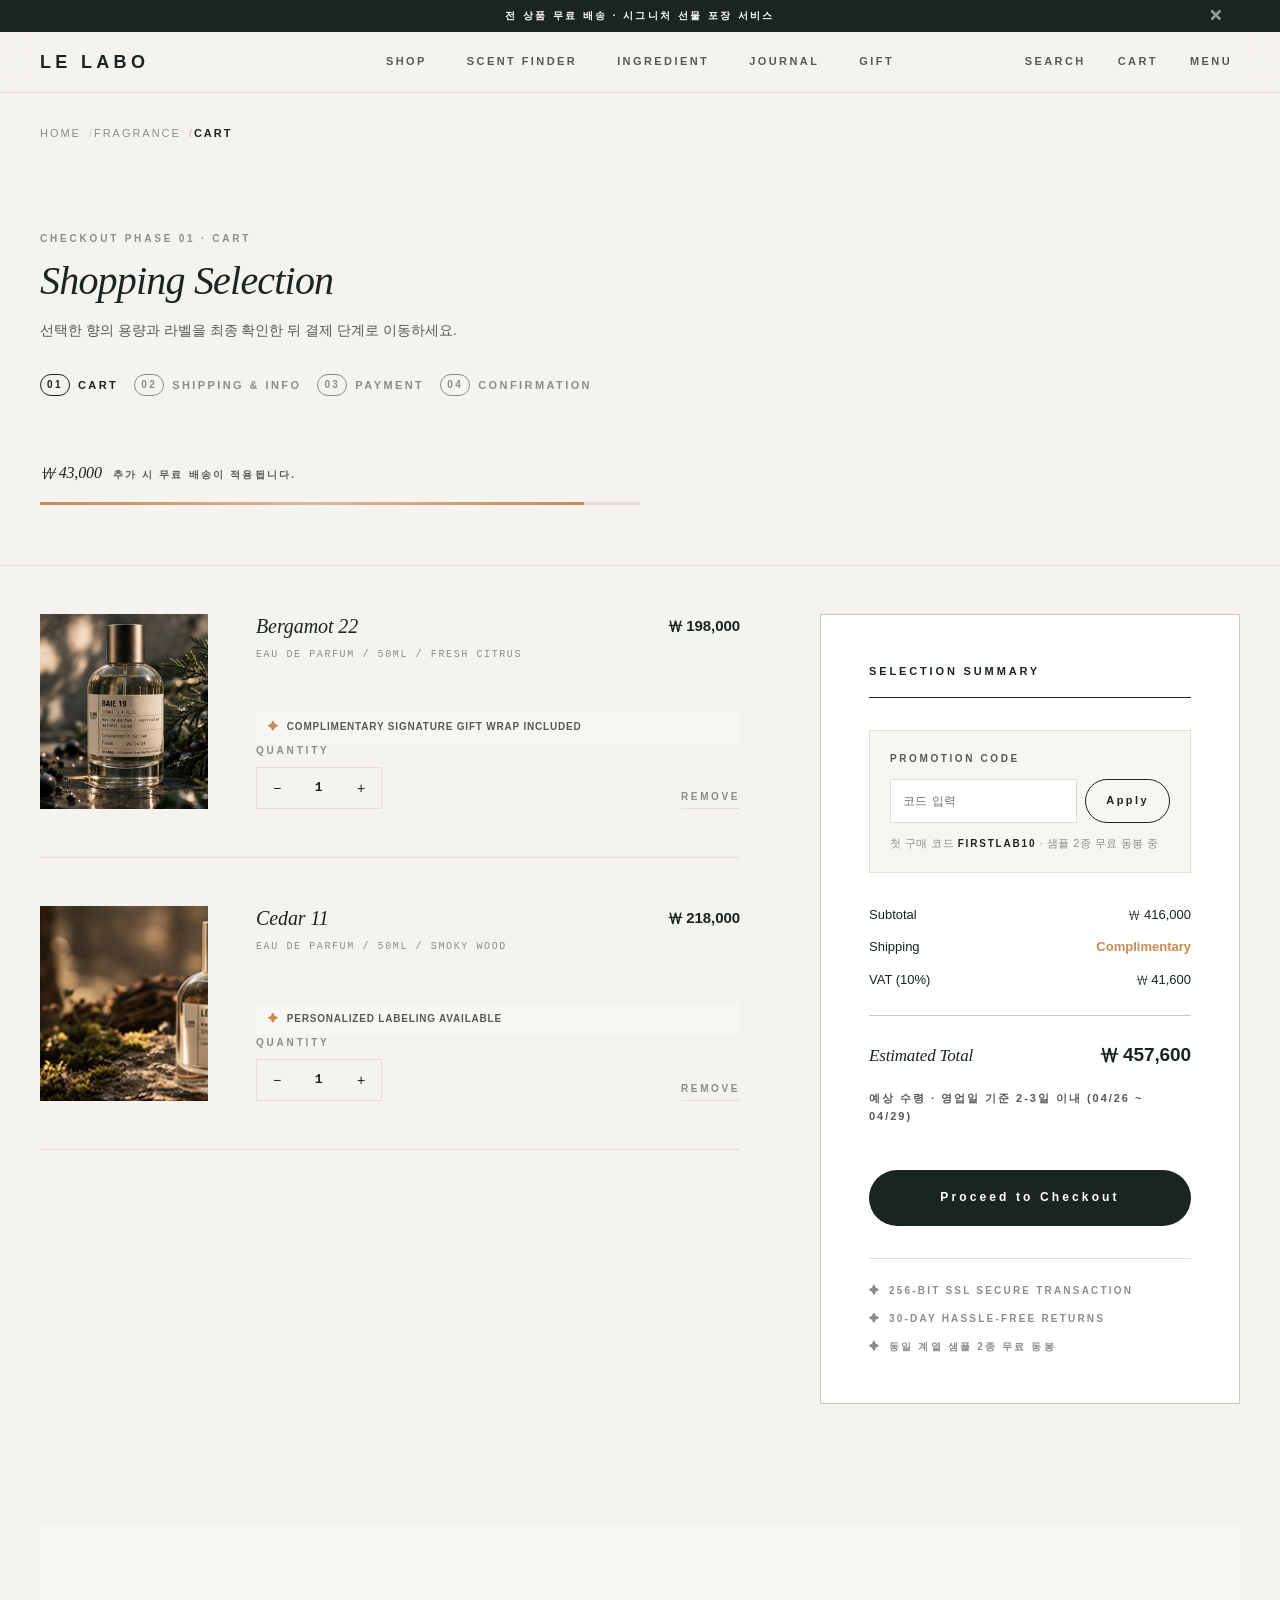
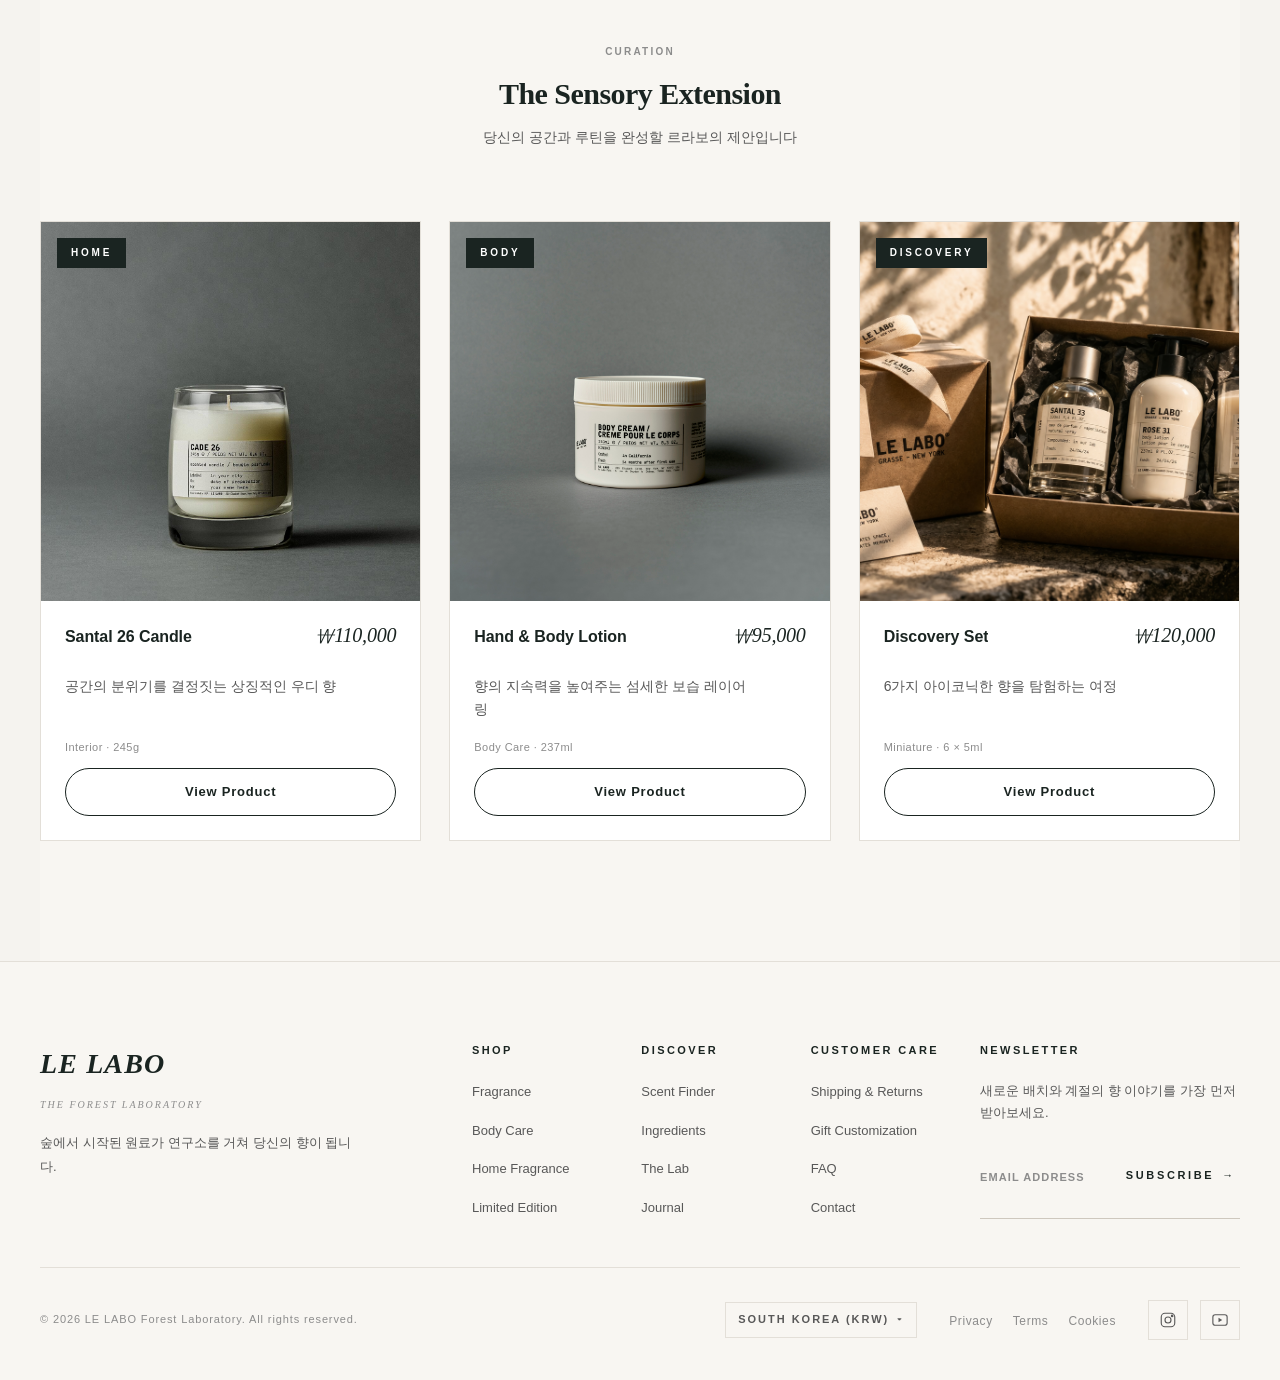
<file: cart.html>
<!DOCTYPE html>
<html lang="ko">
<head>
  <meta charset="UTF-8">
  <meta name="viewport" content="width=device-width, initial-scale=1.0">
  <meta name="description" content="르라보 장바구니 - 선택한 향과 구성품을 확인하고 결제를 준비하세요.">
  <meta name="theme-color" content="#1a2421">
  <meta name="format-detection" content="telephone=no">
  <meta name="robots" content="noindex, nofollow">
  <meta name="author" content="LE LABO Forest Laboratory">
  <meta property="og:type" content="website">
  <meta property="og:site_name" content="LE LABO">
  <meta property="og:title" content="Shopping Selection · LE LABO">
  <title>Cart | LE LABO · Forest Laboratory</title>
  <link rel="stylesheet" href="./styles/reset.css">
  <link rel="stylesheet" href="./styles/common.css">
  <link rel="stylesheet" href="./styles/index.css">
  <link rel="stylesheet" href="./styles/cart.css">
  <link rel="stylesheet" href="./styles/responsive.css">
  <script src="./scripts/layout-system.js" defer></script>
</head>
<body class="page-cart">
  <div id="wrap">
    <a href="#main-content" class="skip-nav">본문 바로가기</a>
    <!-- Header & Announcement Bar injected by layout-system.js -->
    <main id="main-content">
      <!--========================================================== BREADCRUMB======================================== -->
      <nav class="breadcrumb container" aria-label="경로 탐색">
        <ol>
          <li><a href="index.html">Home</a></li>
          <li><a href="shop.html">Fragrance</a></li>
          <li aria-current="page">Cart</li>
        </ol>
      </nav>
      <!--======================================================= PAGE HEADER=================================== -->
      <header class="page-header">
        <div class="container">
          <p class="section-eyebrow">Checkout Phase 01 · Cart</p>
          <h1 class="page-title">Shopping Selection</h1>
          <p class="section-desc">선택한 향의 용량과 라벨을 최종 확인한 뒤 결제 단계로 이동하세요.</p>
          <ol class="checkout-steps cart-steps" aria-label="체크아웃 진행 단계">
            <li class="step is-active"><span class="step-num">01</span> Cart</li>
            <li class="step"><span class="step-num">02</span> Shipping & Info</li>
            <li class="step"><span class="step-num">03</span> Payment</li>
            <li class="step"><span class="step-num">04</span> Confirmation</li>
          </ol>
          <div class="cart-shipping-meter" aria-label="무료 배송까지 남은 금액">
            <p class="cart-shipping-tip"><strong>₩43,000</strong> 추가 시 무료 배송이 적용됩니다.</p>
            <div class="cart-progress-bar" role="progressbar" aria-valuemin="0" aria-valuemax="100" aria-valuenow="91" aria-label="무료 배송 달성 진행도">
              <div class="cart-progress-fill"></div>
            </div>
          </div>
        </div>
      </header>
      <div class="container">
        <div class="cart-layout">
          <!--======================================================== CART ITEMS============================================== -->
          <div class="cart-left">
            <div class="cart-items">
              <!-- Item 1 -->
              <article class="cart-item">
                <div class="cart-item-img">
                  <img src="./images/common/베이1111.jpg" alt="Bergamot 22" />
                </div>
                <div class="cart-item-info">
                  <div class="cart-item-head">
                    <div class="cart-item-title-group">
                      <h3 class="cart-item-title">Bergamot 22</h3>
                      <p class="cart-item-meta">EAU DE PARFUM / 50ml / FRESH CITRUS</p>
                    </div>
                    <div class="cart-item-price">₩ 198,000</div>
                  </div>
                  <div class="cart-signature">Complimentary Signature Gift Wrap Included</div>
                  <div class="cart-item-actions">
                    <div class="cart-item-qty-wrap">
                      <span class="qty-label">Quantity</span>
                      <div class="cart-item-qty">
                        <button type="button" class="qty-btn" aria-label="Decrease quantity">−</button>
                        <span class="qty-val">1</span>
                        <button type="button" class="qty-btn" aria-label="Increase quantity">+</button>
                      </div>
                    </div>
                    <button type="button" class="cart-item-remove">Remove</button>
                  </div>
                </div>
              </article>
              <!--======================================================== Item 2================================================ -->
              <article class="cart-item">
                <div class="cart-item-img">
                  <img src="./images/common/나무향.jpg" alt="Cedar 11" />
                </div>
                <div class="cart-item-info">
                  <div class="cart-item-head">
                    <div class="cart-item-title-group">
                      <h3 class="cart-item-title">Cedar 11</h3>
                      <p class="cart-item-meta">EAU DE PARFUM / 50ml / SMOKY WOOD</p>
                    </div>
                    <div class="cart-item-price">₩ 218,000</div>
                  </div>
                  <div class="cart-signature">Personalized Labeling Available</div>
                  <div class="cart-item-actions">
                    <div class="cart-item-qty-wrap">
                      <span class="qty-label">Quantity</span>
                      <div class="cart-item-qty">
                        <button type="button" class="qty-btn" aria-label="Decrease quantity">−</button>
                        <span class="qty-val">1</span>
                        <button type="button" class="qty-btn" aria-label="Increase quantity">+</button>
                      </div>
                    </div>
                    <button type="button" class="cart-item-remove">Remove</button>
                  </div>
                </div>
              </article>
            </div>
          </div>
          <!--========================================================== SUMMARY====================================================== -->
          <aside class="cart-summary" aria-labelledby="cart-summary-title">
            <h2 class="summary-title" id="cart-summary-title">Selection Summary</h2>
            <form class="cart-promo" aria-label="프로모션 코드 적용">
              <label class="cart-promo-label" for="cart-promo-input">Promotion Code</label>
              <div class="cart-promo-row">
                <input type="text" id="cart-promo-input" placeholder="코드 입력" autocomplete="off" />
                <button type="submit" class="btn btn-secondary cart-promo-apply">Apply</button>
              </div>
              <p class="cart-promo-hint">첫 구매 코드 <strong>FIRSTLAB10</strong> · 샘플 2종 무료 동봉 중</p>
            </form>
            <div class="summary-row">
              <span>Subtotal</span>
              <span>₩ 416,000</span>
            </div>
            <div class="summary-row">
              <span>Shipping</span>
              <span class="accent">Complimentary</span>
            </div>
            <div class="summary-row">
              <span>VAT (10%)</span>
              <span>₩ 41,600</span>
            </div>
            <div class="summary-row total">
              <span>Estimated Total</span>
              <span>₩ 457,600</span>
            </div>
            <p class="cart-delivery-eta">예상 수령 · 영업일 기준 2-3일 이내 (04/26 ~ 04/29)</p>
            <a href="checkout.html" class="btn btn-primary checkout-btn" aria-label="총 결제금액 45만 7600원으로 결제 진행">Proceed to Checkout</a>
            <div class="trust-badges" aria-label="결제 및 반품 보장">
              <div class="badge-item">256-bit SSL Secure Transaction</div>
              <div class="badge-item">30-day Hassle-free Returns</div>
              <div class="badge-item">동일 계열 샘플 2종 무료 동봉</div>
            </div>
          </aside>
        </div>
        <!--============================================================== RECOMMENDATIONS======================================== -->
        <section class="section cross-category cart-related" aria-labelledby="cart-related-title">
          <div class="section-content">
            <div class="section-head">
              <p class="section-eyebrow">Curation</p>
              <h2 id="cart-related-title" class="section-title">The Sensory Extension</h2>
              <p class="section-desc">당신의 공간과 루틴을 완성할 르라보의 제안입니다</p>
            </div>
            <div class="section-body">
              <div class="card-grid card-grid-3">
                <article class="card product-card cross-card">
                  <div class="card-media">
                    <span class="cross-category-tag">HOME</span>
                    <img src="./images/common/CADE 26-1.jpg" alt="Santal 26 Candle 제품 이미지" loading="lazy" decoding="async" />
                  </div>
                  <div class="card-body">
                    <div class="product-head">
                      <h3 class="card-title">Santal 26 Candle</h3>
                      <span class="product-price">₩110,000</span>
                    </div>
                    <p class="card-desc">공간의 분위기를 결정짓는 상징적인 우디 향</p>
                    <p class="card-meta">Interior · 245g</p>
                    <div class="card-action">
                      <a href="detail.html" class="btn btn-secondary" aria-label="Santal 26 Candle 상세 보기">View Product</a>
                    </div>
                  </div>
                </article>
                <article class="card product-card cross-card">
                  <div class="card-media">
                    <span class="cross-category-tag">BODY</span>
                    <img src="./images/common/BODY CREAM-1.jpg" alt="Hand & Body Lotion 제품 이미지" loading="lazy" decoding="async" />
                  </div>
                  <div class="card-body">
                    <div class="product-head">
                      <h3 class="card-title">Hand & Body Lotion</h3>
                      <span class="product-price">₩95,000</span>
                    </div>
                    <p class="card-desc">향의 지속력을 높여주는 섬세한 보습 레이어링</p>
                    <p class="card-meta">Body Care · 237ml</p>
                    <div class="card-action">
                      <a href="detail.html" class="btn btn-secondary" aria-label="Hand and Body Lotion 상세 보기">View Product</a>
                    </div>
                  </div>
                </article>
                <article class="card product-card cross-card">
                  <div class="card-media">
                    <span class="cross-category-tag">DISCOVERY</span>
                    <img src="./images/common/기프트상품.png" alt="Discovery Set 제품 이미지" loading="lazy" decoding="async" />
                  </div>
                  <div class="card-body">
                    <div class="product-head">
                      <h3 class="card-title">Discovery Set</h3>
                      <span class="product-price">₩120,000</span>
                    </div>
                    <p class="card-desc">6가지 아이코닉한 향을 탐험하는 여정</p>
                    <p class="card-meta">Miniature · 6 × 5ml</p>
                    <div class="card-action">
                      <a href="detail.html" class="btn btn-secondary" aria-label="Discovery Set 상세 보기">View Product</a>
                    </div>
                  </div>
                </article>
              </div>
            </div>
          </div>
        </section>
      </div>
    </main>
    <!--============================================= Footer injected by layout-system.js====================================== -->
  </div>
  <script src="./scripts/global.js"></script>
  <script src="./scripts/cart.js"></script>
</body>

</html>
</file>
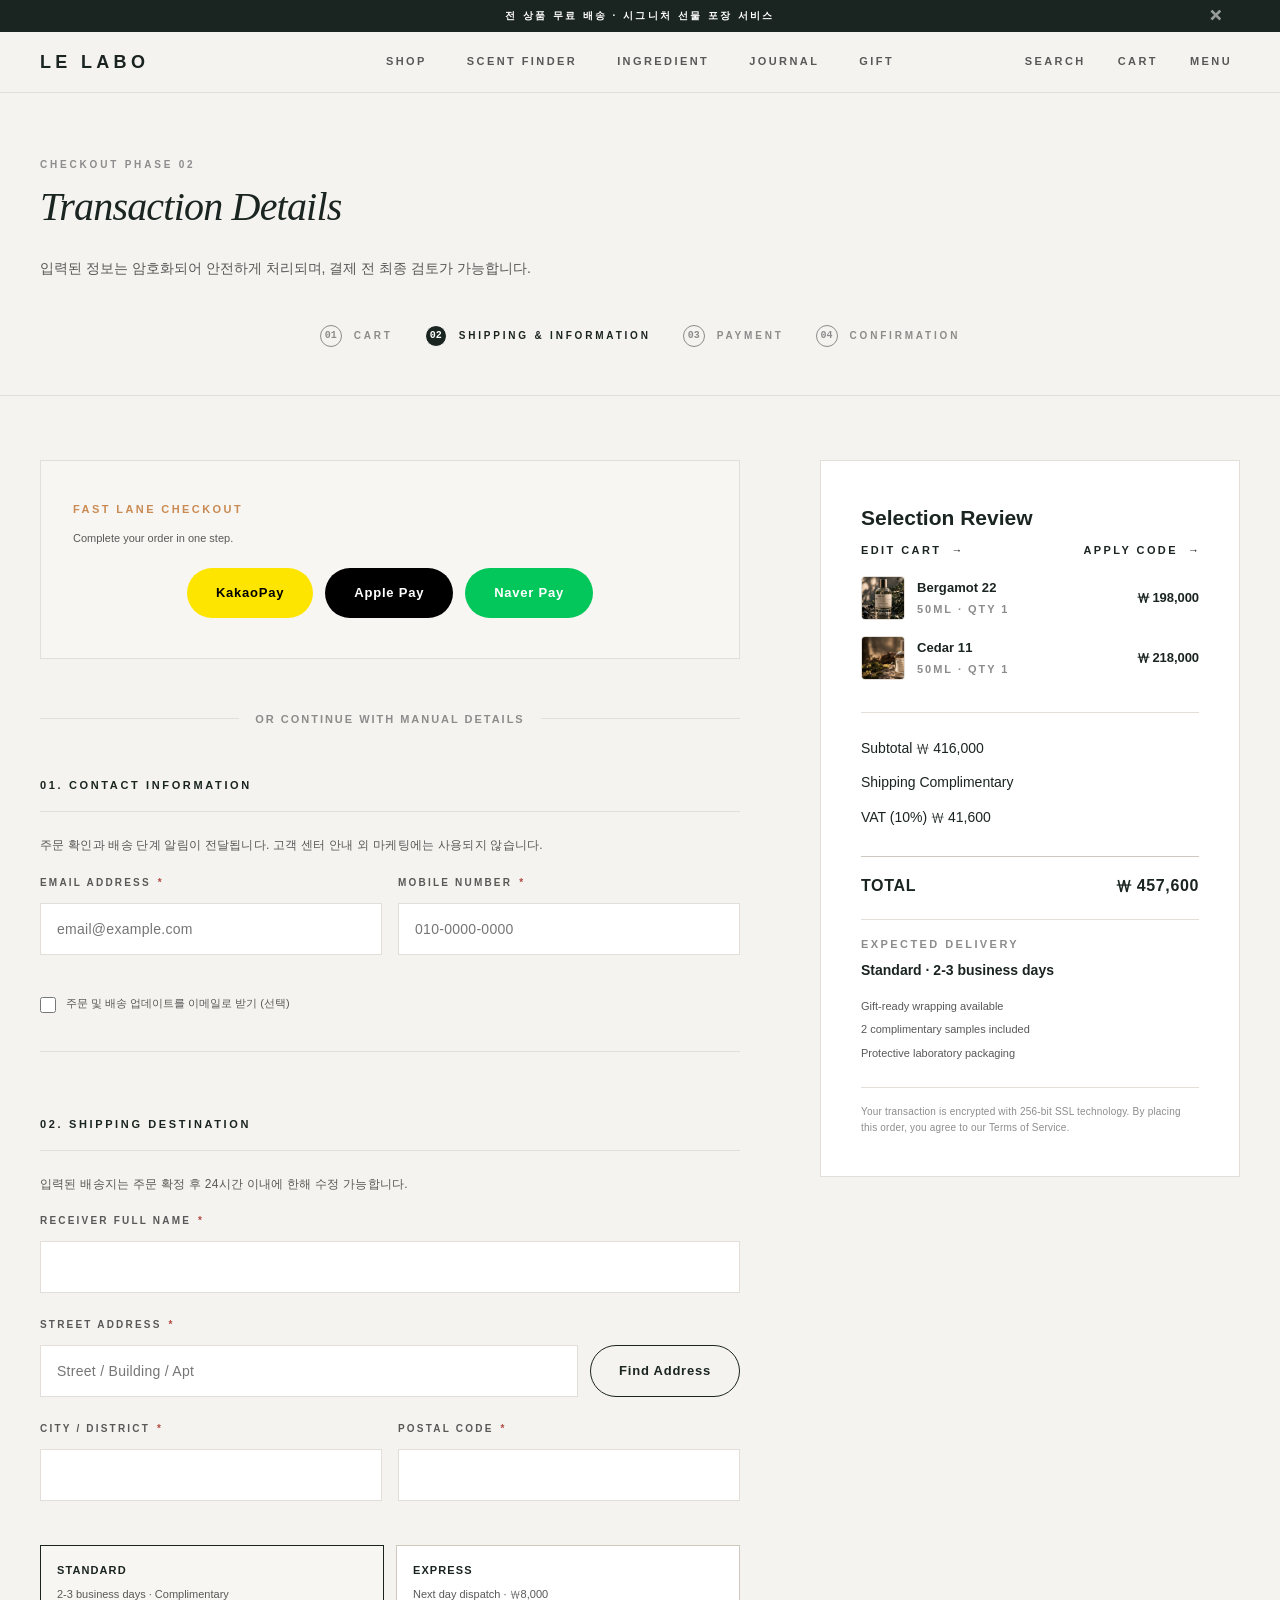
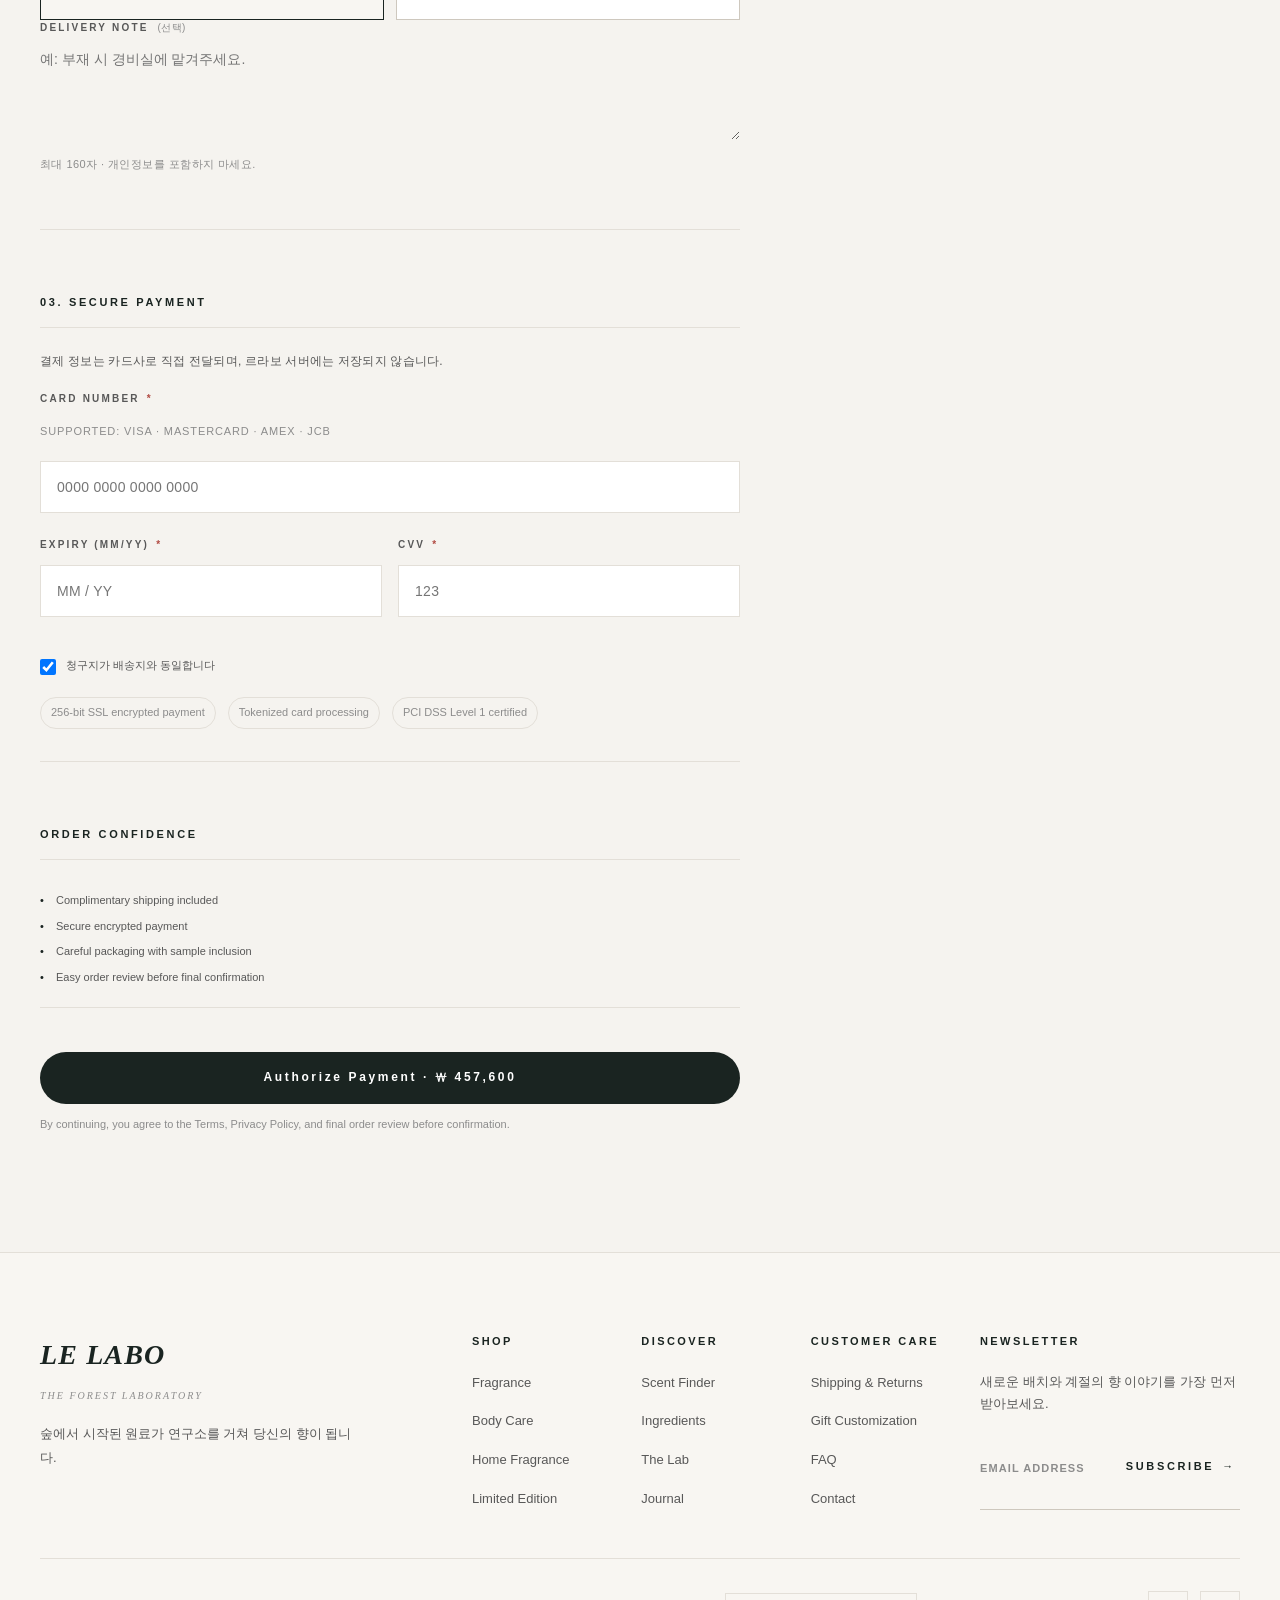
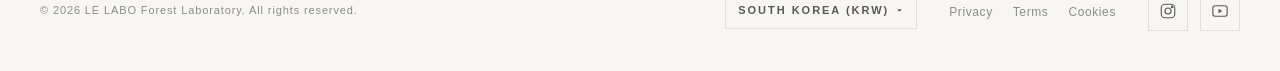
<file: checkout.html>
<!DOCTYPE html>
<html lang="ko">
<head>
  <meta charset="UTF-8">
  <meta name="viewport" content="width=device-width, initial-scale=1.0">
  <meta name="description" content="르라보 체크아웃 - 배송지와 결제 정보를 입력하고 주문을 완료하세요.">
  <meta name="theme-color" content="#1a2421">
  <meta name="format-detection" content="telephone=no">
  <meta name="robots" content="noindex, nofollow">
  <meta name="referrer" content="no-referrer-when-downgrade">
  <meta name="author" content="LE LABO Forest Laboratory">
  <meta property="og:type" content="website">
  <meta property="og:site_name" content="LE LABO">
  <meta property="og:title" content="Secure Checkout · LE LABO">
  <title>Checkout | LE LABO · Forest Laboratory</title>
  <link rel="stylesheet" href="./styles/reset.css">
  <link rel="stylesheet" href="./styles/common.css">
  <link rel="stylesheet" href="./styles/index.css">
  <link rel="stylesheet" href="./styles/checkout.css">
  <link rel="stylesheet" href="./styles/responsive.css">
  <script src="./scripts/layout-system.js" defer></script>
</head>

<body class="page-checkout">
  <div id="wrap">
    <a href="#main-content" class="skip-nav">본문 바로가기</a>
    <!-- ======================================Header & Announcement Bar injected by layout-system.js========================== -->
    <main id="main-content">
      <!--========================================= PAGE HEADER ====================================================== -->
      <header class="page-header">
        <div class="container">
          <p class="section-eyebrow">Checkout Phase 02</p>
          <h1 class="page-title">Transaction Details</h1>
          <p class="checkout-reassurance">입력된 정보는 암호화되어 안전하게 처리되며, 결제 전 최종 검토가 가능합니다.</p>
          <div class="checkout-steps">
            <div class="step"><span class="step-num">01</span> Cart</div>
            <div class="step is-active"><span class="step-num">02</span> Shipping & Information</div>
            <div class="step"><span class="step-num">03</span> Payment</div>
            <div class="step"><span class="step-num">04</span> Confirmation</div>
          </div>
        </div>
      </header>
      <div class="container">
        <div class="checkout-layout">
          <div class="checkout-main">
            <!--============================================= EXPRESS CHECKOUT ========================================================== -->
            <div class="express-checkout">
              <p class="express-title">Fast Lane Checkout</p>
              <p class="express-helper">Complete your order in one step.</p>
              <div class="express-btns">
                <button type="button" class="btn btn-secondary btn-pay-kakao">KakaoPay</button>
                <button type="button" class="btn btn-secondary btn-pay-apple">Apple Pay</button>
                <button type="button" class="btn btn-secondary btn-pay-naver">Naver Pay</button>
              </div>
            </div>
            <div class="checkout-divider">
              <span>OR CONTINUE WITH MANUAL DETAILS</span>
            </div>
            <form action="order-complete.html" class="checkout-form">
              <!--====================================== CONTACT =================================================================== -->
              <section class="checkout-section" aria-labelledby="checkout-contact-title">
                <h2 class="checkout-section-title" id="checkout-contact-title">01. Contact Information</h2>
                <p class="checkout-section-hint">주문 확인과 배송 단계 알림이 전달됩니다. 고객 센터 안내 외 마케팅에는 사용되지 않습니다.</p>
                <div class="form-grid">
                  <div class="form-group">
                    <label class="input-label" for="checkout-email">Email Address <span class="required-mark" aria-hidden="true">*</span></label>
                    <input type="email" id="checkout-email" name="email" placeholder="email@example.com" autocomplete="email" inputmode="email" required aria-required="true" />
                  </div>
                  <div class="form-group">
                    <label class="input-label" for="checkout-phone">Mobile Number <span class="required-mark" aria-hidden="true">*</span></label>
                    <input type="tel" id="checkout-phone" name="phone" placeholder="010-0000-0000" autocomplete="tel" inputmode="tel" pattern="[0-9\-]{9,15}" required aria-required="true" />
                  </div>
                </div>
                <label class="check-inline" for="order-updates">
                  <input type="checkbox" id="order-updates" name="order-updates" />
                  <span>주문 및 배송 업데이트를 이메일로 받기 (선택)</span>
                </label>
              </section>
              <!-- ======================================== SHIPPING ================================================================= -->
              <section class="checkout-section" aria-labelledby="checkout-shipping-title">
                <h2 class="checkout-section-title" id="checkout-shipping-title">02. Shipping Destination</h2>
                <p class="checkout-section-hint">입력된 배송지는 주문 확정 후 24시간 이내에 한해 수정 가능합니다.</p>
                <div class="form-group">
                  <label class="input-label" for="ship-name">Receiver Full Name <span class="required-mark" aria-hidden="true">*</span></label>
                  <input type="text" id="ship-name" name="ship-name" autocomplete="name" required aria-required="true" />
                </div>
                <div class="form-group">
                  <label class="input-label" for="ship-addr">Street Address <span class="required-mark" aria-hidden="true">*</span></label>
                  <div class="address-assist-row">
                    <input type="text" id="ship-addr" name="ship-addr" placeholder="Street / Building / Apt" autocomplete="street-address" required aria-required="true" />
                    <button type="button" class="btn btn-secondary address-assist-btn" id="address-assist-btn" aria-label="주소 검색 보조 창 열기">Find Address</button>
                  </div>
                </div>
                <div class="grid-2">
                  <div class="form-group">
                    <label class="input-label" for="ship-city">City / District <span class="required-mark" aria-hidden="true">*</span></label>
                    <input type="text" id="ship-city" name="ship-city" autocomplete="address-level2" required aria-required="true" />
                  </div>
                  <div class="form-group">
                    <label class="input-label" for="ship-zip">Postal Code <span class="required-mark" aria-hidden="true">*</span></label>
                    <input type="text" id="ship-zip" name="ship-zip" autocomplete="postal-code" inputmode="numeric" pattern="[0-9]{5,6}" required aria-required="true" />
                  </div>
                </div>
                <div class="shipping-methods" role="radiogroup" aria-label="배송 방식 선택">
                  <button type="button" class="shipping-method is-selected" data-shipping-method="standard" aria-pressed="true" aria-label="기본 배송 · 영업일 기준 2-3일 무료">
                    <strong>Standard</strong>
                    <span>2-3 business days · Complimentary</span>
                  </button>
                  <button type="button" class="shipping-method" data-shipping-method="express" aria-pressed="false" aria-label="익일 발송 · 추가 요금 8천원">
                    <strong>Express</strong>
                    <span>Next day dispatch · ₩8,000</span>
                  </button>
                </div>
                <div class="form-group">
                  <label class="input-label" for="delivery-note">Delivery Note <span class="checkout-optional">(선택)</span></label>
                  <textarea id="delivery-note" name="delivery-note" rows="3" maxlength="160" placeholder="예: 부재 시 경비실에 맡겨주세요." aria-describedby="delivery-note-help"></textarea>
                  <p class="checkout-helper" id="delivery-note-help">최대 160자 · 개인정보를 포함하지 마세요.</p>
                </div>
              </section>
              <!-- =============================================== PAYMENT =============================================== -->
              <section class="checkout-section" aria-labelledby="checkout-payment-title">
                <h2 class="checkout-section-title" id="checkout-payment-title">03. Secure Payment</h2>
                <p class="checkout-section-hint">결제 정보는 카드사로 직접 전달되며, 르라보 서버에는 저장되지 않습니다.</p>
                <div class="form-group">
                  <label class="input-label" for="card-num">Card Number <span class="required-mark" aria-hidden="true">*</span></label>
                  <p class="card-brand-hint" id="card-brand-hint">Supported: Visa · MasterCard · AMEX · JCB</p>
                  <input type="text" id="card-num" name="card-num" placeholder="0000 0000 0000 0000" autocomplete="cc-number" inputmode="numeric" pattern="[0-9 ]{13,19}" required aria-required="true" aria-describedby="card-brand-hint" />
                </div>
                <div class="grid-2">
                  <div class="form-group">
                    <label class="input-label" for="card-date">Expiry (MM/YY) <span class="required-mark" aria-hidden="true">*</span></label>
                    <input type="text" id="card-date" name="card-date" placeholder="MM / YY" autocomplete="cc-exp" inputmode="numeric" pattern="(0[1-9]|1[0-2]) ?/ ?\d{2}" required aria-required="true" />
                  </div>
                  <div class="form-group">
                    <label class="input-label" for="card-cvv">CVV <span class="required-mark" aria-hidden="true">*</span></label>
                    <input type="text" id="card-cvv" name="card-cvv" placeholder="123" autocomplete="cc-csc" inputmode="numeric" pattern="[0-9]{3,4}" maxlength="4" required aria-required="true" />
                  </div>
                </div>
                <label class="check-inline" for="billing-same">
                  <input type="checkbox" id="billing-same" name="billing-same" checked />
                  <span>청구지가 배송지와 동일합니다</span>
                </label>
                <div class="secure-row" aria-label="결제 보안 보장">
                  <span>256-bit SSL encrypted payment</span>
                  <span>Tokenized card processing</span>
                  <span>PCI DSS Level 1 certified</span>
                </div>
              </section>
              <section class="checkout-confidence">
                <h2 class="checkout-section-title">Order Confidence</h2>
                <ul class="confidence-list">
                  <li>Complimentary shipping included</li>
                  <li>Secure encrypted payment</li>
                  <li>Careful packaging with sample inclusion</li>
                  <li>Easy order review before final confirmation</li>
                </ul>
              </section>
              <div class="checkout-submit-wrap">
                <button type="submit" class="btn btn-primary checkout-submit-btn" aria-label="총 결제금액 45만 7600원 결제 승인">Authorize Payment · ₩ 457,600</button>
                <p class="checkout-legal">By continuing, you agree to the Terms, Privacy Policy, and final order review before confirmation.</p>
              </div>
            </form>
          </div>
          <!-- ================================================ SIDEBAR =================================================== -->
          <aside class="checkout-sidebar">
            <h2 class="summary-title">Selection Review</h2>
            <div class="sidebar-actions">
              <a href="cart.html" class="text-link">Edit Cart</a>
              <button type="button" class="text-link" id="promo-toggle" aria-expanded="false" aria-controls="promo-code-wrap">Apply Code</button>
            </div>
            <div class="promo-code-wrap" id="promo-code-wrap" hidden>
              <label class="input-label" for="promo-code-input">Promo Code</label>
              <div class="promo-inline">
                <input type="text" id="promo-code-input" placeholder="Enter code" />
                <button type="button" class="btn btn-secondary promo-apply-btn">Apply</button>
              </div>
            </div>
            <div class="checkout-items">
              <div class="checkout-item">
                <div class="checkout-item-main">
                  <img class="checkout-item-thumb" src="./images/common/베이1111.jpg" alt="Bergamot 22 제품 썸네일" width="44" height="44" loading="lazy" decoding="async" />
                  <div class="checkout-item-text">
                    <span class="checkout-item-name">Bergamot 22</span>
                    <span class="checkout-item-meta">50ml · Qty 1</span>
                  </div>
                </div>
                <span class="checkout-item-price">₩ 198,000</span>
              </div>
              <div class="checkout-item">
                <div class="checkout-item-main">
                  <img class="checkout-item-thumb" src="./images/common/나무향.jpg" alt="Cedar 11 제품 썸네일" width="44" height="44" loading="lazy" decoding="async" />
                  <div class="checkout-item-text">
                    <span class="checkout-item-name">Cedar 11</span>
                    <span class="checkout-item-meta">50ml · Qty 1</span>
                  </div>
                </div>
                <span class="checkout-item-price">₩ 218,000</span>
              </div>
            </div>
            <p class="checkout-gift-label" id="checkout-gift-label" hidden>Gift Label · LE LABO / YOUR NAME</p>
            
            <div class="checkout-summary-calc">
              <div class="summary-row">
                <span>Subtotal</span>
                <span>₩ 416,000</span>
              </div>
              <div class="summary-row">
                <span>Shipping</span>
                <span class="accent">Complimentary</span>
              </div>
              <div class="summary-row">
                <span>VAT (10%)</span>
                <span>₩ 41,600</span>
              </div>
              <div class="checkout-total-row">
                <span>TOTAL</span>
                <span>₩ 457,600</span>
              </div>
            </div>
            <div class="checkout-delivery">
              <p class="delivery-label">Expected Delivery</p>
              <p class="delivery-date">Standard · 2-3 business days</p>
            </div>
            <ul class="checkout-microtrust">
              <li>Gift-ready wrapping available</li>
              <li>2 complimentary samples included</li>
              <li>Protective laboratory packaging</li>
            </ul>
            <div class="checkout-trust">
              <p>Your transaction is encrypted with 256-bit SSL technology. By placing this order, you agree to our Terms of Service.</p>
            </div>
          </aside>
        </div>
      </div>
    </main>
    <!-- ============================================== Footer injected by layout-system.js ============================================== -->
  </div>
  <script src="./scripts/global.js"></script>
  <script src="./scripts/checkout.js"></script>
</body>
</html>
</file>
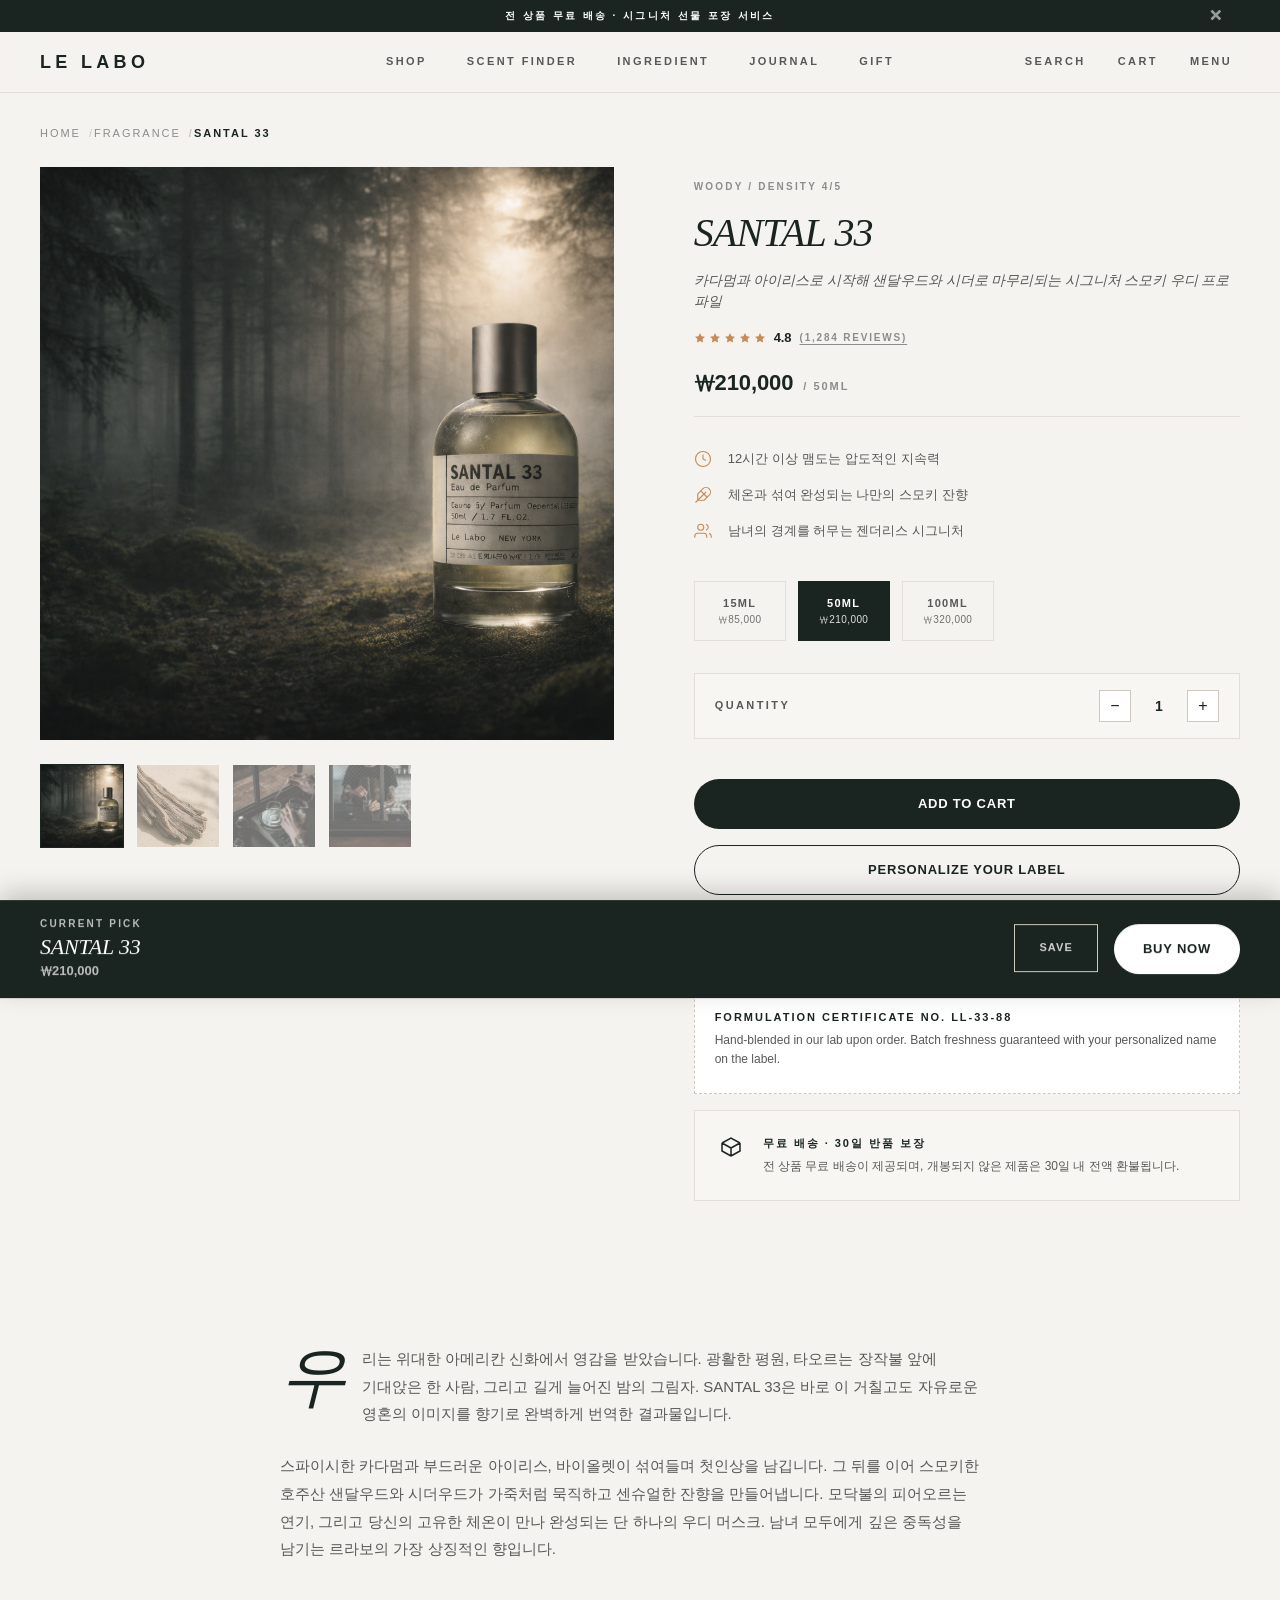
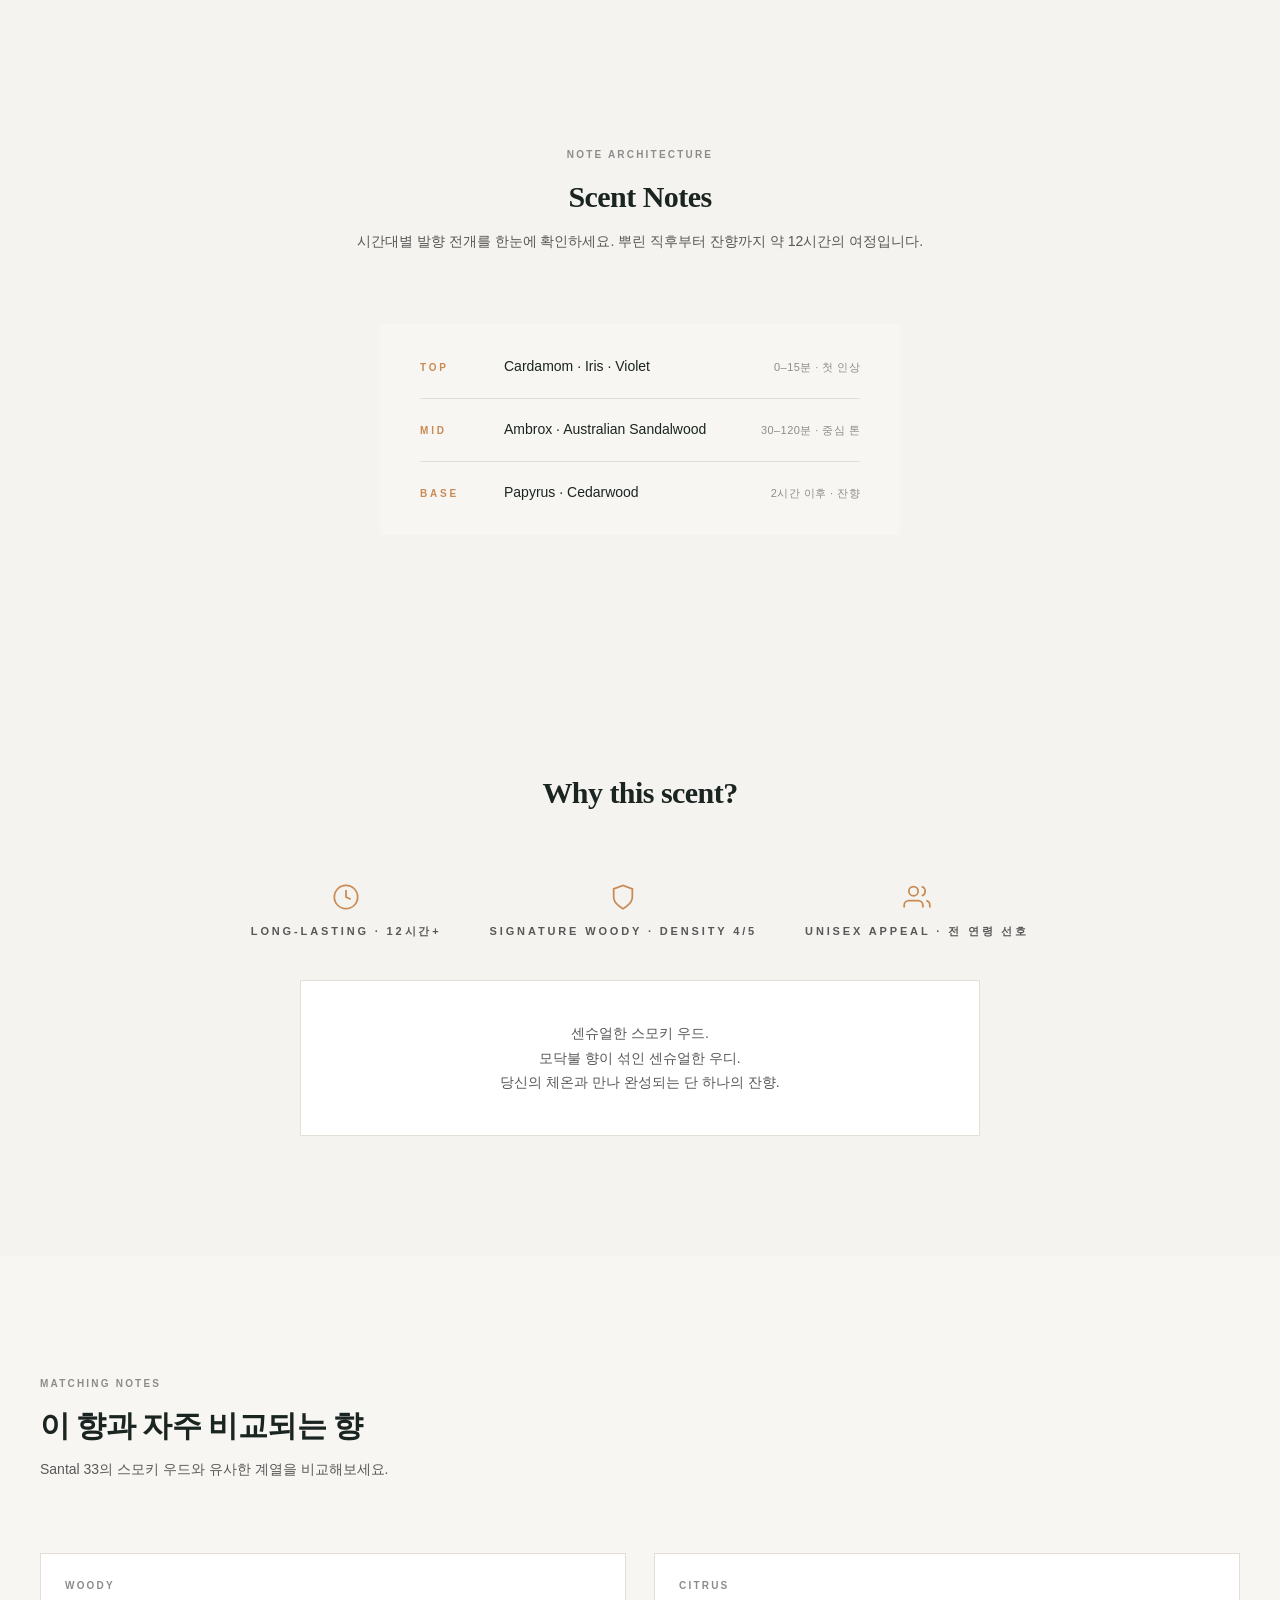
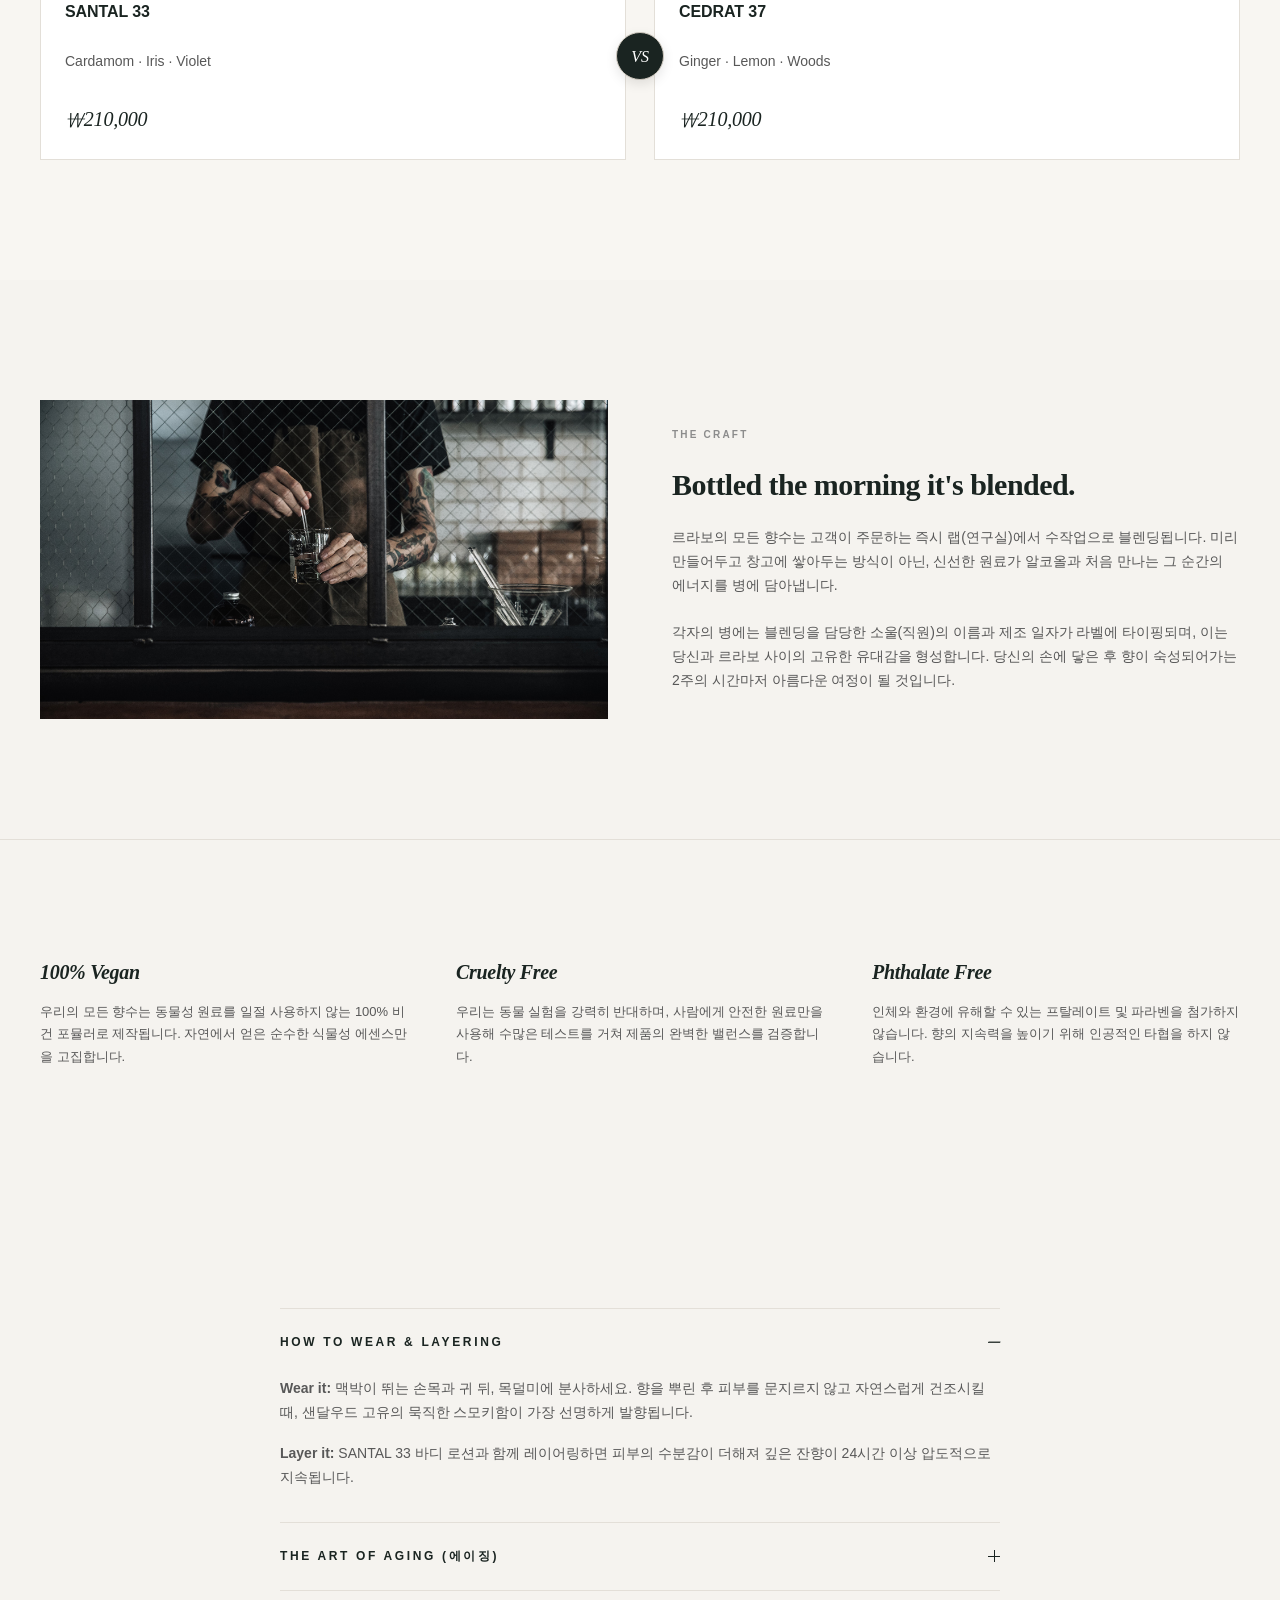
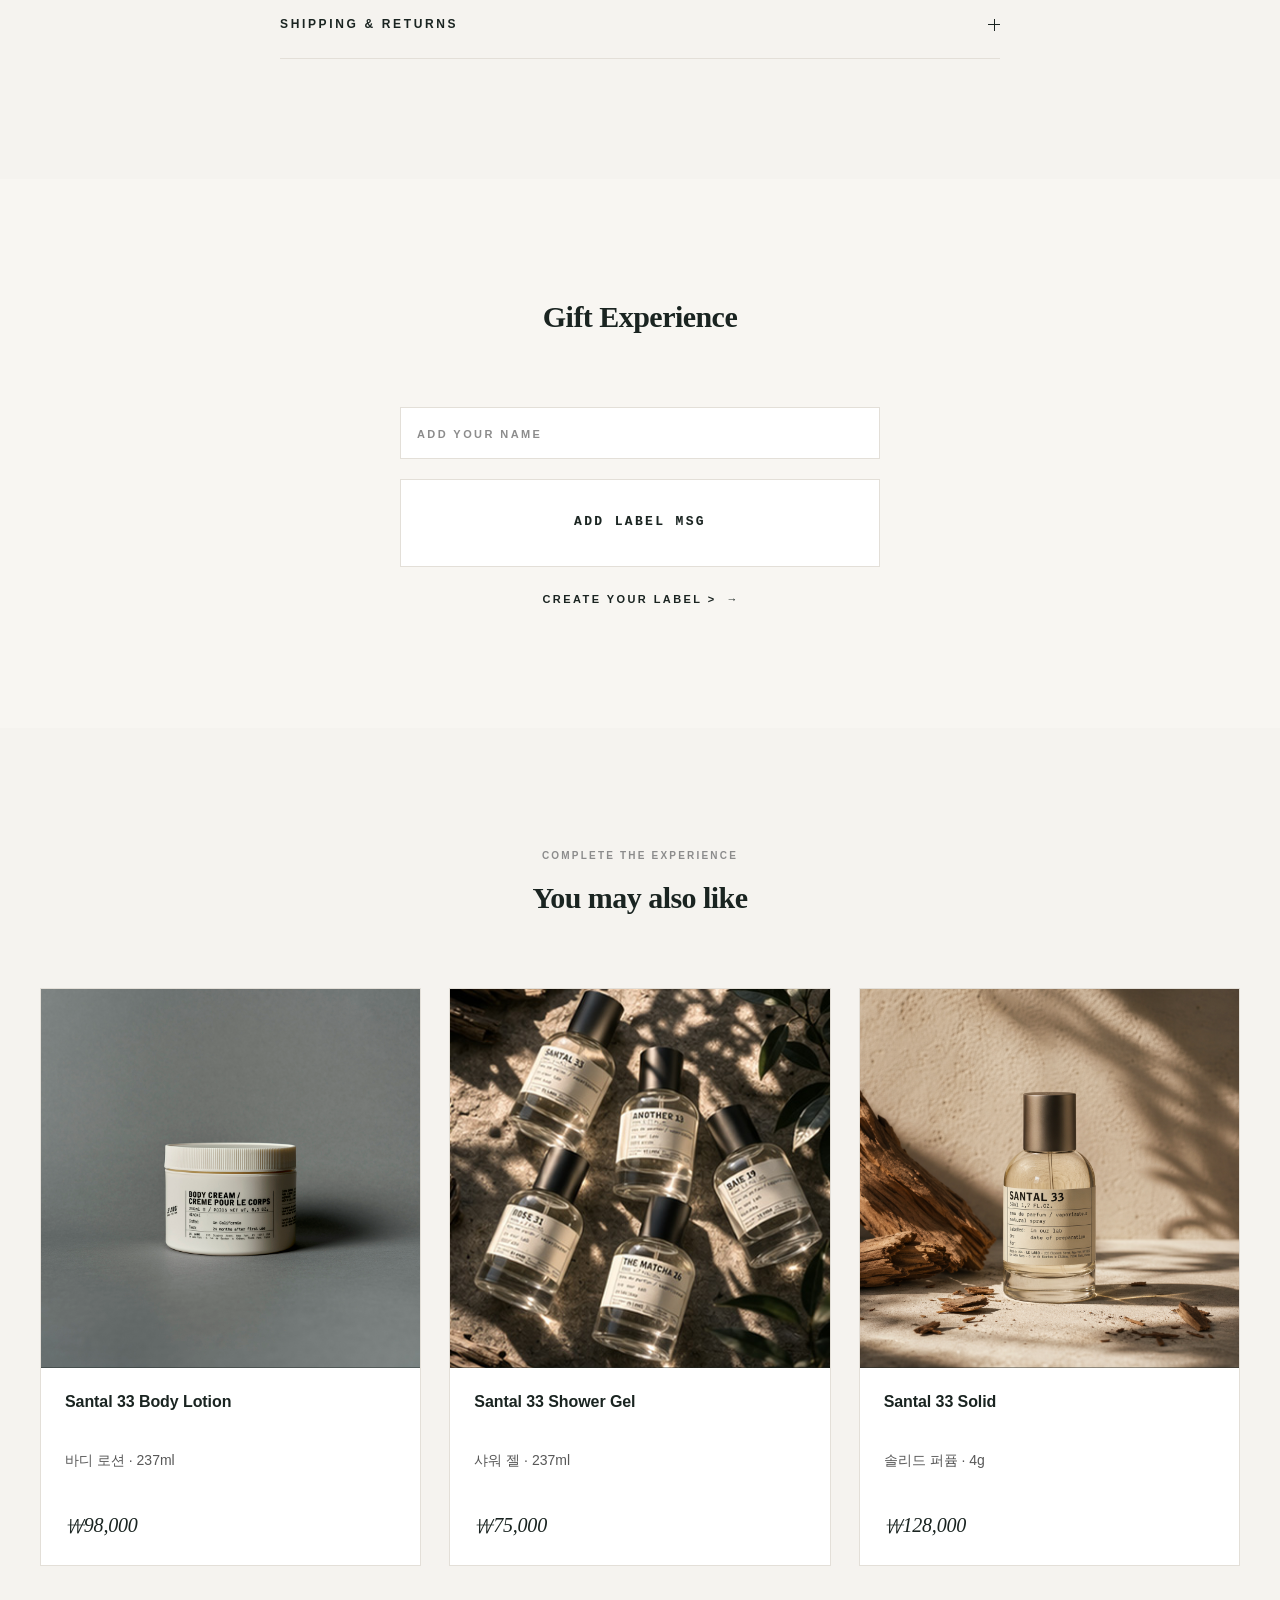
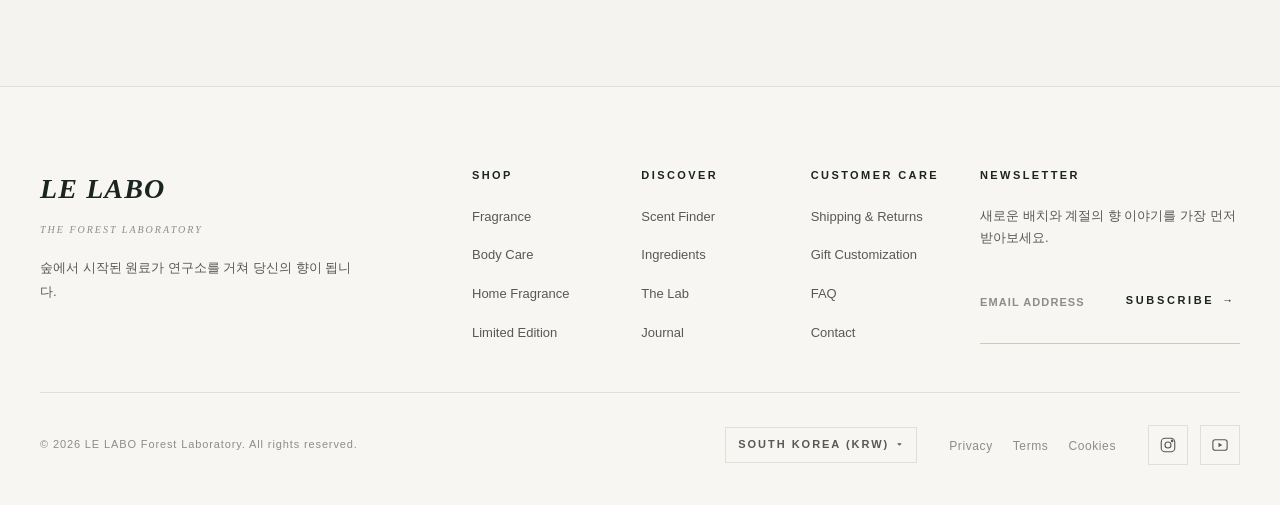
<file: detail.html>
<!DOCTYPE html>
<html lang="ko">
<head>
  <meta charset="UTF-8">
  <meta name="viewport" content="width=device-width, initial-scale=1.0">
  <meta name="description" content="르라보 Santal 33 상세 페이지 - 노트 구조, 비교, 레이어링 가이드와 함께 시그니처 향을 확인하세요.">
  <meta name="keywords" content="Santal 33, 르라보 산탈33, Smoky Woody, 산달우드, 시그니처 향수">
  <meta name="theme-color" content="#1a2421">
  <meta name="format-detection" content="telephone=no">
  <meta name="author" content="LE LABO Forest Laboratory">
  <meta property="og:type" content="product">
  <meta property="og:site_name" content="LE LABO">
  <meta property="og:title" content="SANTAL 33 · Smoky Woody Signature">
  <meta property="og:description" content="카다멈과 아이리스, 호주 샌달우드가 만나는 르라보 시그니처 우디.">
  <meta property="og:image" content="./images/product/hero_bg.png">
  <meta property="product:price:amount" content="210000">
  <meta property="product:price:currency" content="KRW">
  <meta name="twitter:card" content="summary_large_image">
  <title>Santal 33 Detail | LE LABO · Forest Laboratory</title>
  <link rel="stylesheet" href="./styles/reset.css">
  <link rel="stylesheet" href="./styles/common.css">
  <link rel="stylesheet" href="./styles/index.css">
  <link rel="stylesheet" href="./styles/detail.css">
  <link rel="stylesheet" href="./styles/responsive.css">
  <script src="./scripts/layout-system.js" defer></script>
</head>
<body class="page-detail">
  <div id="wrap">
    <div class="scroll-progress" id="scroll-progress"></div>
    <a href="#main-content" class="skip-nav">본문 바로가기</a>
    <!-- Header & Announcement Bar injected by layout-system.js -->
    <main id="main-content">
      <!--================================================= BREADCRUMB ============================================== -->
      <nav class="breadcrumb container" aria-label="경로 탐색">
        <ol>
          <li><a href="index.html">Home</a></li>
          <li><a href="shop.html">Fragrance</a></li>
          <li aria-current="page">Santal 33</li>
        </ol>
      </nav>
      <!-- ============================================ PRODUCT HERO SPLIT ============================================ -->
      <section class="section detail-hero" aria-labelledby="detail-title">
        <div class="container detail-hero-container">
          
          <!-- ================================= Left: Gallery ========================================================== -->
          <div class="detail-gallery">
            <div class="detail-image-main">
              <img src="./images/product/hero_bg.png" alt="Santal 33 제품 정면" id="main-product-image" loading="eager" />
            </div>
            <div class="detail-thumbnails" aria-label="제품 이미지 목록" role="tablist">
              <button type="button" class="thumb-btn is-active" role="tab" aria-selected="true" aria-label="정면 이미지 보기"><img src="./images/product/hero_bg.png" alt="Santal 33 정면" loading="lazy" decoding="async" /></button>
              <button type="button" class="thumb-btn" role="tab" aria-selected="false" aria-label="측면 이미지 보기"><img src="./images/common/woody.png" alt="Santal 33 측면" loading="lazy" decoding="async" /></button>
              <button type="button" class="thumb-btn" role="tab" aria-selected="false" aria-label="패키지 이미지 보기"><img src="./images/common/제조과정.jpg" alt="Santal 33 패키지" loading="lazy" decoding="async" /></button>
              <button type="button" class="thumb-btn" role="tab" aria-selected="false" aria-label="연출 이미지 보기"><img src="./images/common/manufacturing.jpg" alt="Santal 33 연출컷" loading="lazy" decoding="async" /></button>
            </div>
          </div>
          <!-- =============================== Right: Info ================================================================ -->
          <div class="detail-info">
            <div class="detail-head">
              <p class="section-eyebrow">WOODY / DENSITY 4/5</p>
              <h1 id="detail-title" class="detail-title">SANTAL 33</h1>
              <p class="detail-subtitle">카다멈과 아이리스로 시작해 샌달우드와 시더로 마무리되는 시그니처 스모키 우디 프로파일</p>
              <div class="detail-reviews">
                <span class="review-stars" aria-label="평균 4.8점 (5점 만점)" role="img">
                  <svg aria-hidden="true" focusable="false" width="12" height="12" viewBox="0 0 24 24" fill="currentColor" xmlns="http://www.w3.org/2000/svg"><path d="M12 2l3.09 6.26L22 9.27l-5 4.87 1.18 6.88L12 17.77l-6.18 3.25L7 14.14 2 9.27l6.91-1.01L12 2z"/></svg>
                  <svg aria-hidden="true" focusable="false" width="12" height="12" viewBox="0 0 24 24" fill="currentColor" xmlns="http://www.w3.org/2000/svg"><path d="M12 2l3.09 6.26L22 9.27l-5 4.87 1.18 6.88L12 17.77l-6.18 3.25L7 14.14 2 9.27l6.91-1.01L12 2z"/></svg>
                  <svg aria-hidden="true" focusable="false" width="12" height="12" viewBox="0 0 24 24" fill="currentColor" xmlns="http://www.w3.org/2000/svg"><path d="M12 2l3.09 6.26L22 9.27l-5 4.87 1.18 6.88L12 17.77l-6.18 3.25L7 14.14 2 9.27l6.91-1.01L12 2z"/></svg>
                  <svg aria-hidden="true" focusable="false" width="12" height="12" viewBox="0 0 24 24" fill="currentColor" xmlns="http://www.w3.org/2000/svg"><path d="M12 2l3.09 6.26L22 9.27l-5 4.87 1.18 6.88L12 17.77l-6.18 3.25L7 14.14 2 9.27l6.91-1.01L12 2z"/></svg>
                  <svg aria-hidden="true" focusable="false" width="12" height="12" viewBox="0 0 24 24" fill="currentColor" xmlns="http://www.w3.org/2000/svg"><path d="M12 2l3.09 6.26L22 9.27l-5 4.87 1.18 6.88L12 17.77l-6.18 3.25L7 14.14 2 9.27l6.91-1.01L12 2z"/></svg>
                </span>
                <span class="review-score" aria-hidden="true">4.8</span>
                <a href="#desc-title" class="review-count" aria-label="전체 1,284개 리뷰 상세 보기">(1,284 reviews)</a>
              </div>
              <p class="detail-price">₩210,000 <span class="detail-price-unit">/ 50ml</span></p>
              <!-- ============================================ LAYER 1: INSTANT DECISION BULLETS ======================================== -->
              <ul class="benefit-bullets" aria-label="Santal 33의 핵심 강점">
                <li>
                  <svg aria-hidden="true" focusable="false" width="16" height="16" viewBox="0 0 24 24" fill="none" stroke="currentColor" stroke-width="1.5"><circle cx="12" cy="12" r="10"/><path d="M12 6v6l4 2"/></svg>
                  <span>12시간 이상 맴도는 압도적인 지속력</span>
                </li>
                <li>
                  <svg aria-hidden="true" focusable="false" width="16" height="16" viewBox="0 0 24 24" fill="none" stroke="currentColor" stroke-width="1.5"><path d="M20.24 12.24a6 6 0 0 0-8.49-8.49L5 10.5V19h8.5z"/><line x1="16" y1="8" x2="2" y2="22"/><line x1="17.5" y1="15" x2="9" y2="6.5"/></svg>
                  <span>체온과 섞여 완성되는 나만의 스모키 잔향</span>
                </li>
                <li>
                  <svg aria-hidden="true" focusable="false" width="16" height="16" viewBox="0 0 24 24" fill="none" stroke="currentColor" stroke-width="1.5"><path d="M17 21v-2a4 4 0 0 0-4-4H5a4 4 0 0 0-4 4v2"/><circle cx="9" cy="7" r="4"/><path d="M23 21v-2a4 4 0 0 0-3-3.87"/><path d="M16 3.13a4 4 0 0 1 0 7.75"/></svg>
                  <span>남녀의 경계를 허무는 젠더리스 시그니처</span>
                </li>
              </ul>
            </div>
            <div class="detail-options">
              <div class="size-options" role="radiogroup" aria-label="용량 선택 · 15ml · 50ml · 100ml">
                <button type="button" class="btn-size" role="radio" aria-checked="false" data-size="15" data-price="85000">15ml<span class="btn-size-price" aria-hidden="true">₩85,000</span></button>
                <button type="button" class="btn-size" role="radio" aria-checked="true" data-size="50" data-price="210000">50ml<span class="btn-size-price" aria-hidden="true">₩210,000</span></button>
                <button type="button" class="btn-size" role="radio" aria-checked="false" data-size="100" data-price="320000">100ml<span class="btn-size-price" aria-hidden="true">₩320,000</span></button>
              </div>
              <div class="qty-selector" aria-label="수량 선택">
                <span class="qty-selector-label">Quantity</span>
                <div class="qty-selector-control">
                  <button type="button" class="qty-btn" aria-label="수량 감소" data-action="decrease">−</button>
                  <span class="qty-value" aria-live="polite" aria-atomic="true">1</span>
                  <button type="button" class="qty-btn" aria-label="수량 증가" data-action="increase">+</button>
                </div>
              </div>
            </div>
            <div class="detail-actions">
              <a href="cart.html" class="btn btn-primary btn-full" aria-label="Santal 33 장바구니 담기">ADD TO CART</a>
              <a href="gift.html#label-title" class="btn btn-secondary btn-full" aria-label="Santal 33 라벨 커스터마이징">PERSONALIZE YOUR LABEL</a>
            </div>
            <div class="detail-perks">
              <div class="perk-box formulation-certificate">
                <div class="certificate-badge">LAB VERIFIED</div>
                <div class="perk-text">
                  <strong>Formulation Certificate No. LL-33-88</strong>
                  <span>Hand-blended in our lab upon order. Batch freshness guaranteed with your personalized name on the label.</span>
                </div>
              </div>
              <div class="perk-box">
                <span class="perk-icon" aria-hidden="true">
                  <svg aria-hidden="true" focusable="false" width="24" height="24" viewBox="0 0 24 24" fill="none" stroke="currentColor" stroke-width="1.5"><path d="M21 8L12 3L3 8M21 8V16L12 21M21 8L12 13M3 8V16L12 21M3 8L12 13M12 13V21"/></svg>
                </span>
                <div class="perk-text">
                  <strong>무료 배송 · 30일 반품 보장</strong>
                  <span>전 상품 무료 배송이 제공되며, 개봉되지 않은 제품은 30일 내 전액 환불됩니다.</span>
                </div>
              </div>
            </div>
          </div>
          
        </div>
      </section>
      <!-- ======================================================= PRODUCT STORY / DESCRIPTION ======================================== -->
      <section class="section detail-description fade-up" aria-labelledby="desc-title">
        <div class="container">
          <div class="desc-content">
            <h2 class="sr-only" id="desc-title">상품 상세 설명</h2>
            <p class="drop-cap">
              우리는 위대한 아메리칸 신화에서 영감을 받았습니다. 광활한 평원, 타오르는 장작불 앞에 기대앉은 한 사람, 그리고 길게 늘어진 밤의 그림자. SANTAL 33은 바로 이 거칠고도 자유로운 영혼의 이미지를 향기로 완벽하게 번역한 결과물입니다.
            </p>
            <p>
              스파이시한 카다멈과 부드러운 아이리스, 바이올렛이 섞여들며 첫인상을 남깁니다. 그 뒤를 이어 스모키한 호주산 샌달우드와 시더우드가 가죽처럼 묵직하고 센슈얼한 잔향을 만들어냅니다. 모닥불의 피어오르는 연기, 그리고 당신의 고유한 체온이 만나 완성되는 단 하나의 우디 머스크. 남녀 모두에게 깊은 중독성을 남기는 르라보의 가장 상징적인 향입니다.
            </p>
          </div>
        </div>
      </section>
      <!-- =========================================== SCENT STRUCTURE ============================================================== -->
      <section class="section detail-notes fade-up" aria-labelledby="notes-title">
        <div class="container">
          <div class="section-head section-head-center">
            <p class="section-eyebrow">Note Architecture</p>
            <h2 id="notes-title" class="section-title">Scent Notes</h2>
            <p class="section-desc">시간대별 발향 전개를 한눈에 확인하세요. 뿌린 직후부터 잔향까지 약 12시간의 여정입니다.</p>
          </div>
          <div class="notes-breakdown bg-soft">
            <div class="note-row">
              <span class="note-level">TOP</span>
              <span class="note-desc">Cardamom · Iris · Violet</span>
              <span class="note-timing">0–15분 · 첫 인상</span>
            </div>
            <div class="note-row">
              <span class="note-level">MID</span>
              <span class="note-desc">Ambrox · Australian Sandalwood</span>
              <span class="note-timing">30–120분 · 중심 톤</span>
            </div>
            <div class="note-row">
              <span class="note-level">BASE</span>
              <span class="note-desc">Papyrus · Cedarwood</span>
              <span class="note-timing">2시간 이후 · 잔향</span>
            </div>
          </div>
        </div>
      </section>
      <!-- ========================================================== WHY THIS SCENT ========================================================= -->
      <section class="section detail-why fade-up" aria-labelledby="why-title">
        <div class="container">
          <div class="section-head section-head-center">
            <h2 id="why-title" class="section-title">Why this scent?</h2>
          </div>
          <ul class="why-icons" aria-label="Santal 33이 선택받는 세 가지 이유">
            <li>
              <span class="why-icon" aria-hidden="true"><svg aria-hidden="true" focusable="false" width="28" height="28" viewBox="0 0 24 24" fill="none" stroke="currentColor" stroke-width="1.5"><circle cx="12" cy="12" r="10"/><path d="M12 6v6l4 2"/></svg></span>
              <span>Long-lasting · 12시간+</span>
            </li>
            <li>
              <span class="why-icon" aria-hidden="true"><svg aria-hidden="true" focusable="false" width="28" height="28" viewBox="0 0 24 24" fill="none" stroke="currentColor" stroke-width="1.5"><path d="M12 22s8-4 8-10V5l-8-3-8 3v7c0 6 8 10 8 10z"/></svg></span>
              <span>Signature Woody · Density 4/5</span>
            </li>
            <li>
              <span class="why-icon" aria-hidden="true"><svg aria-hidden="true" focusable="false" width="28" height="28" viewBox="0 0 24 24" fill="none" stroke="currentColor" stroke-width="1.5"><path d="M17 21v-2a4 4 0 0 0-4-4H5a4 4 0 0 0-4 4v2"/><circle cx="9" cy="7" r="4"/><path d="M23 21v-2a4 4 0 0 0-3-3.87"/><path d="M16 3.13a4 4 0 0 1 0 7.75"/></svg></span>
              <span>Unisex Appeal · 전 연령 선호</span>
            </li>
          </ul>
          <div class="why-text-box">
            <p>센슈얼한 스모키 우드.<br>모닥불 향이 섞인 센슈얼한 우디.<br>당신의 체온과 만나 완성되는 단 하나의 잔향.</p>
          </div>
        </div>
      </section>
      <!-- =============================================================== COMPARISON ======================================================== -->
      <section class="section detail-comparison bg-soft fade-up" aria-labelledby="comparison-title">
        <div class="container">
          <div class="section-head">
            <p class="section-eyebrow">MATCHING NOTES</p>
            <h2 id="comparison-title" class="section-title">이 향과 자주 비교되는 향</h2>
            <p class="section-desc">Santal 33의 스모키 우드와 유사한 계열을 비교해보세요.</p>
          </div>
          <div class="card-grid card-grid-2 comparison-grid">
            <article class="card comparison-card">
              <div class="card-body">
                <p class="section-eyebrow">WOODY</p>
                <h3 class="card-title">SANTAL 33</h3>
                <p class="card-desc">Cardamom · Iris · Violet</p>
                <p class="card-price">₩210,000</p>
              </div>
            </article>
            <div class="comparison-vs">VS</div>
            <article class="card comparison-card">
              <div class="card-body">
                <p class="section-eyebrow">CITRUS</p>
                <h3 class="card-title">CEDRAT 37</h3>
                <p class="card-desc">Ginger · Lemon · Woods</p>
                <p class="card-price">₩210,000</p>
              </div>
            </article>
          </div>
        </div>
      </section>
      <!-- ======================================================================== STORY SPLIT ================================================== -->
      <section class="section detail-story fade-up" aria-labelledby="story-title">
        <div class="container">
          <div class="story-split">
            <div class="story-media">
              <img src="./images/common/manufacturing.jpg" alt="조향 과정" />
            </div>
            <div class="story-text">
              <p class="section-eyebrow">THE CRAFT</p>
              <h2 id="story-title" class="section-title">Bottled the morning it's blended.</h2>
              <p class="section-desc">
                르라보의 모든 향수는 고객이 주문하는 즉시 랩(연구실)에서 수작업으로 블렌딩됩니다. 
                미리 만들어두고 창고에 쌓아두는 방식이 아닌, 신선한 원료가 알코올과 처음 만나는 그 순간의 에너지를 병에 담아냅니다.
              </p>
              <p class="section-desc">
                각자의 병에는 블렌딩을 담당한 소울(직원)의 이름과 제조 일자가 라벨에 타이핑되며, 이는 당신과 르라보 사이의 고유한 유대감을 형성합니다. 당신의 손에 닿은 후 향이 숙성되어가는 2주의 시간마저 아름다운 여정이 될 것입니다.
              </p>
            </div>
          </div>
        </div>
      </section>
      <!-- ==================================================================== MANIFESTO / ETHOS ============================================================== -->
      <section class="section detail-ethos fade-up" aria-labelledby="ethos-title">
        <div class="container">
          <div class="ethos-grid">
            <div class="ethos-item">
              <h3 class="ethos-title">100% Vegan</h3>
              <p class="ethos-desc">우리의 모든 향수는 동물성 원료를 일절 사용하지 않는 100% 비건 포뮬러로 제작됩니다. 자연에서 얻은 순수한 식물성 에센스만을 고집합니다.</p>
            </div>
            <div class="ethos-item">
              <h3 class="ethos-title">Cruelty Free</h3>
              <p class="ethos-desc">우리는 동물 실험을 강력히 반대하며, 사람에게 안전한 원료만을 사용해 수많은 테스트를 거쳐 제품의 완벽한 밸런스를 검증합니다.</p>
            </div>
            <div class="ethos-item">
              <h3 class="ethos-title">Phthalate Free</h3>
              <p class="ethos-desc">인체와 환경에 유해할 수 있는 프탈레이트 및 파라벤을 첨가하지 않습니다. 향의 지속력을 높이기 위해 인공적인 타협을 하지 않습니다.</p>
            </div>
          </div>
        </div>
      </section>
      <!-- ============================================================================== USAGE & LAYER ACCORDION ========================================================== -->
      <section class="section detail-accordion">
        <div class="container">
          <div class="accordion-wrapper">
            <details class="accordion-item" open>
              <summary class="accordion-title">
                <span>How to Wear & Layering</span>
                <span class="accordion-icon"></span>
              </summary>
              <div class="accordion-content">
                <p><strong>Wear it:</strong> 맥박이 뛰는 손목과 귀 뒤, 목덜미에 분사하세요. 향을 뿌린 후 피부를 문지르지 않고 자연스럽게 건조시킬 때, 샌달우드 고유의 묵직한 스모키함이 가장 선명하게 발향됩니다.</p>
                <p class="accordion-paragraph"><strong>Layer it:</strong> SANTAL 33 바디 로션과 함께 레이어링하면 피부의 수분감이 더해져 깊은 잔향이 24시간 이상 압도적으로 지속됩니다.</p>
              </div>
            </details>
            <details class="accordion-item">
              <summary class="accordion-title">
                <span>The Art of Aging (에이징)</span>
                <span class="accordion-icon"></span>
              </summary>
              <div class="accordion-content">
                <p>르라보의 향수는 주문 직후 랩에서 병입됩니다. 처음 개봉했을 때는 알코올의 뉘앙스가 다소 강할 수 있습니다. 직사광선을 피해 서늘한 곳에서 2주간 에이징(숙성) 과정을 거치면, 알코올이 날아가고 원초적인 우디 베이스가 완벽한 밸런스를 찾게 됩니다.</p>
              </div>
            </details>
            <details class="accordion-item">
              <summary class="accordion-title">
                <span>Shipping & Returns</span>
                <span class="accordion-icon"></span>
              </summary>
              <div class="accordion-content">
                <p>모든 주문은 영업일 기준 1-3일 내에 배송되며 무료입니다. 퍼스널 라벨링이 진행된 제품은 단순 변심으로 인한 교환 및 환불이 불가합니다. 향을 미리 경험해보고 싶으시다면 디스커버리 세트를 먼저 권장합니다.</p>
              </div>
            </details>
          </div>
        </div>
      </section>
      <!-- ====================================================================== GIFT EXPERIENCE =========================================================== -->
      <section class="section detail-gift bg-soft" aria-labelledby="gift-title">
        <div class="container">
          <div class="section-head section-head-center">
            <h2 id="gift-title" class="section-title">Gift Experience</h2>
          </div>
          <div class="gift-customizer">
            <label class="sr-only" for="gift-name">이름 입력</label>
            <input type="text" id="gift-name" class="gift-input" placeholder="Add your name" />
            <div class="gift-preview">
              <p class="gift-preview-text">add label msg</p>
            </div>
            <a href="gift.html#label-title" class="text-link" aria-label="라벨 커스터마이징 시작">Create your label &gt;</a>
          </div>
        </div>
      </section>
      <!-- ================================================================= RELATED PRODUCTS ============================================================ -->
      <section class="section detail-related fade-up" aria-labelledby="related-title">
        <div class="container">
          <div class="section-head section-head-center">
            <p class="section-eyebrow">Complete The Experience</p>
            <h2 id="related-title" class="section-title">You may also like</h2>
          </div>
          <div class="card-grid card-grid-3">
            <article class="card product-card">
              <div class="card-media">
                <img src="./images/common/BODY CREAM-1.jpg" alt="Santal 33 Body Lotion" loading="lazy" />
                <a href="cart.html" class="quick-add-btn" aria-label="Santal 33 Body Lotion 장바구니 담기">Add to Bag</a>
              </div>
              <div class="card-body">
                <h3 class="card-title">Santal 33 Body Lotion</h3>
                <p class="card-desc">바디 로션 · 237ml</p>
                <p class="card-price">₩98,000</p>
              </div>
            </article>
            <article class="card product-card">
              <div class="card-media">
                <img src="./images/common/베스트향수.jpg" alt="Santal 33 Shower Gel" loading="lazy" />
                <a href="cart.html" class="quick-add-btn" aria-label="Santal 33 Shower Gel 장바구니 담기">Add to Bag</a>
              </div>
              <div class="card-body">
                <h3 class="card-title">Santal 33 Shower Gel</h3>
                <p class="card-desc">샤워 젤 · 237ml</p>
                <p class="card-price">₩75,000</p>
              </div>
            </article>
            <article class="card product-card">
              <div class="card-media">
                <img src="./images/common/santal33.png" alt="Santal 33 Solid Perfume" loading="lazy" />
                <a href="cart.html" class="quick-add-btn" aria-label="Santal 33 Solid 장바구니 담기">Add to Bag</a>
              </div>
              <div class="card-body">
                <h3 class="card-title">Santal 33 Solid</h3>
                <p class="card-desc">솔리드 퍼퓸 · 4g</p>
                <p class="card-price">₩128,000</p>
              </div>
            </article>
          </div>
        </div>
      </section>
    </main>
    <!-- Footer injected by layout-system.js -->
    <!-- STICKY CTA (DARK THEME) -->
    <div class="sticky sticky-dark" data-visible="true" id="sticky-buy" aria-label="구매 고정 바">
      <div class="sticky-content">
        <div class="sticky-info">
          <span class="sticky-eyebrow">CURRENT PICK</span>
          <span class="sticky-product" id="sticky-product">SANTAL 33</span>
          <span class="sticky-price" id="sticky-price">₩210,000</span>
        </div>
        <div class="sticky-actions">
          <button type="button" class="sticky-save" id="sticky-save" aria-label="위시리스트에 저장" aria-pressed="false">SAVE</button>
          <a href="cart.html" class="sticky-button btn btn-white" aria-label="장바구니로 이동">BUY NOW</a>
        </div>
      </div>
    </div>
  </div>
  <script src="./scripts/global.js"></script>
  <script src="./scripts/detail.js"></script>
</body>
</html>
</file>
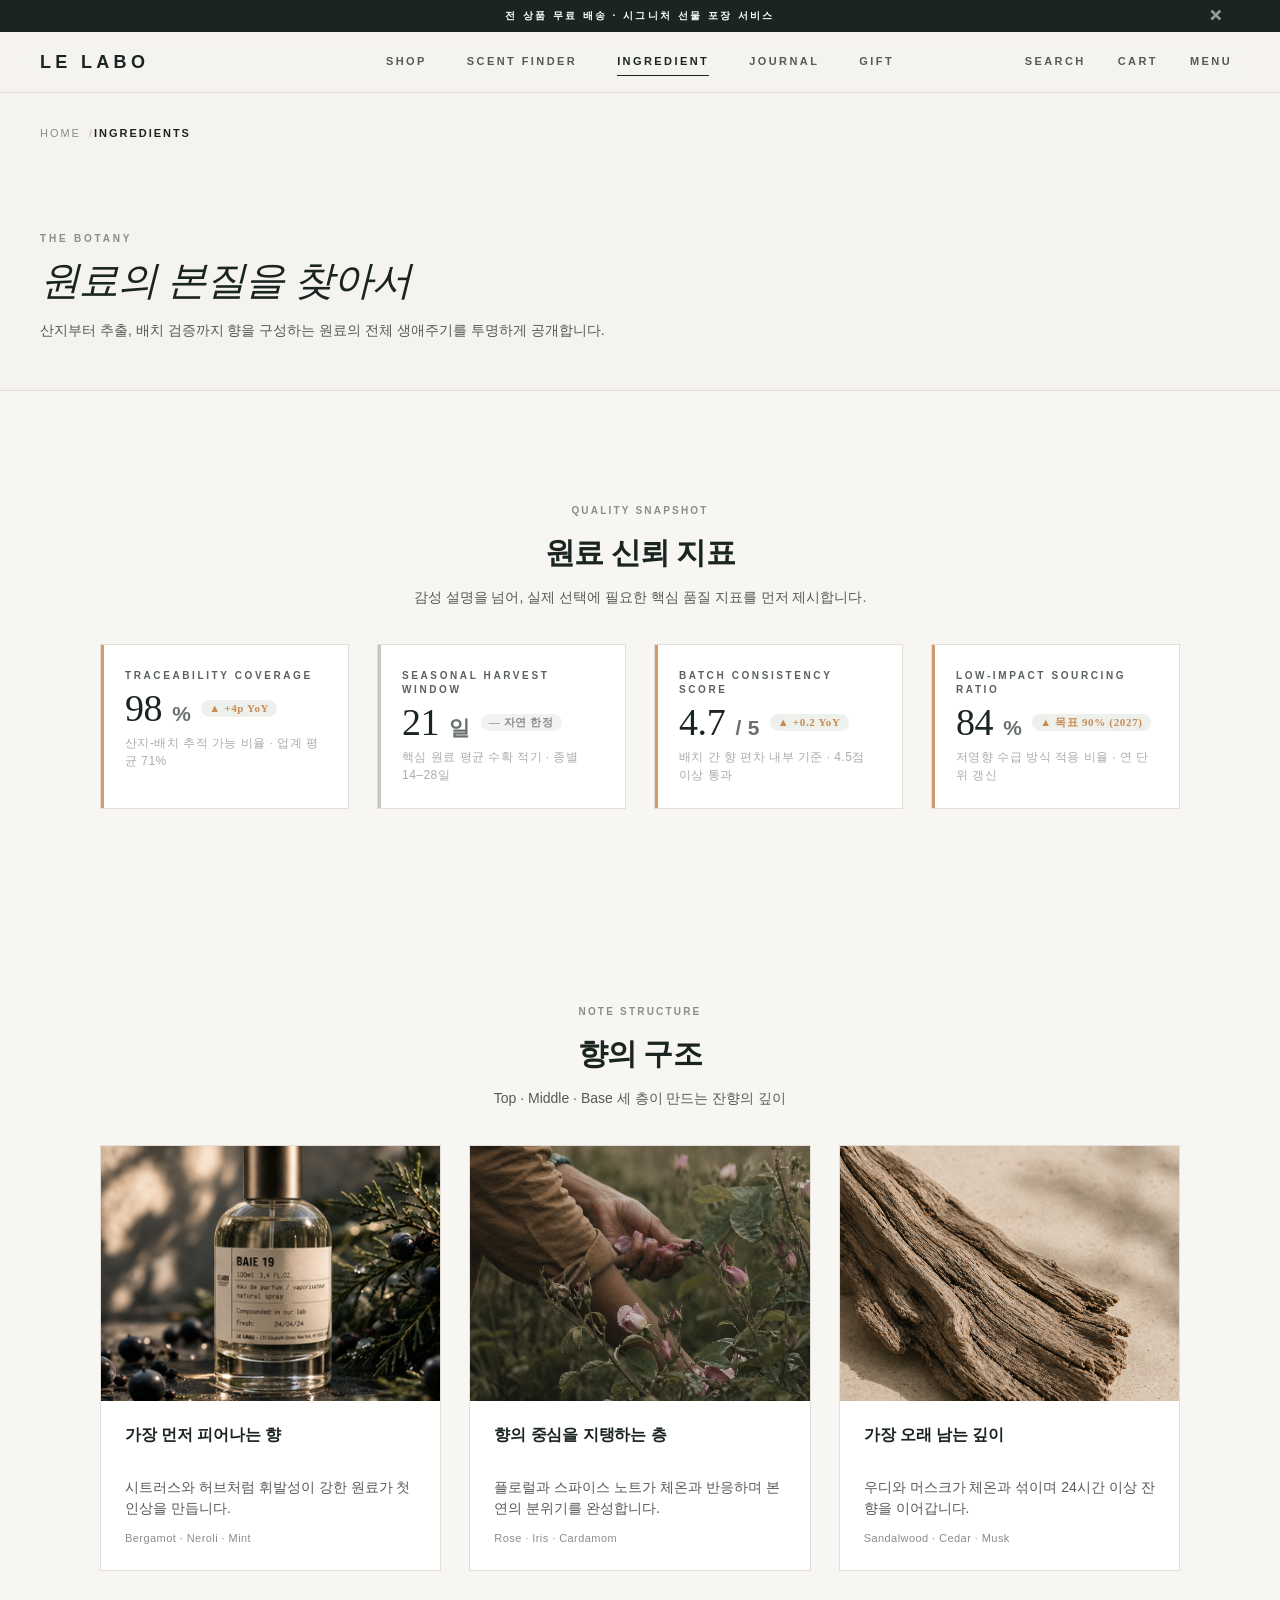
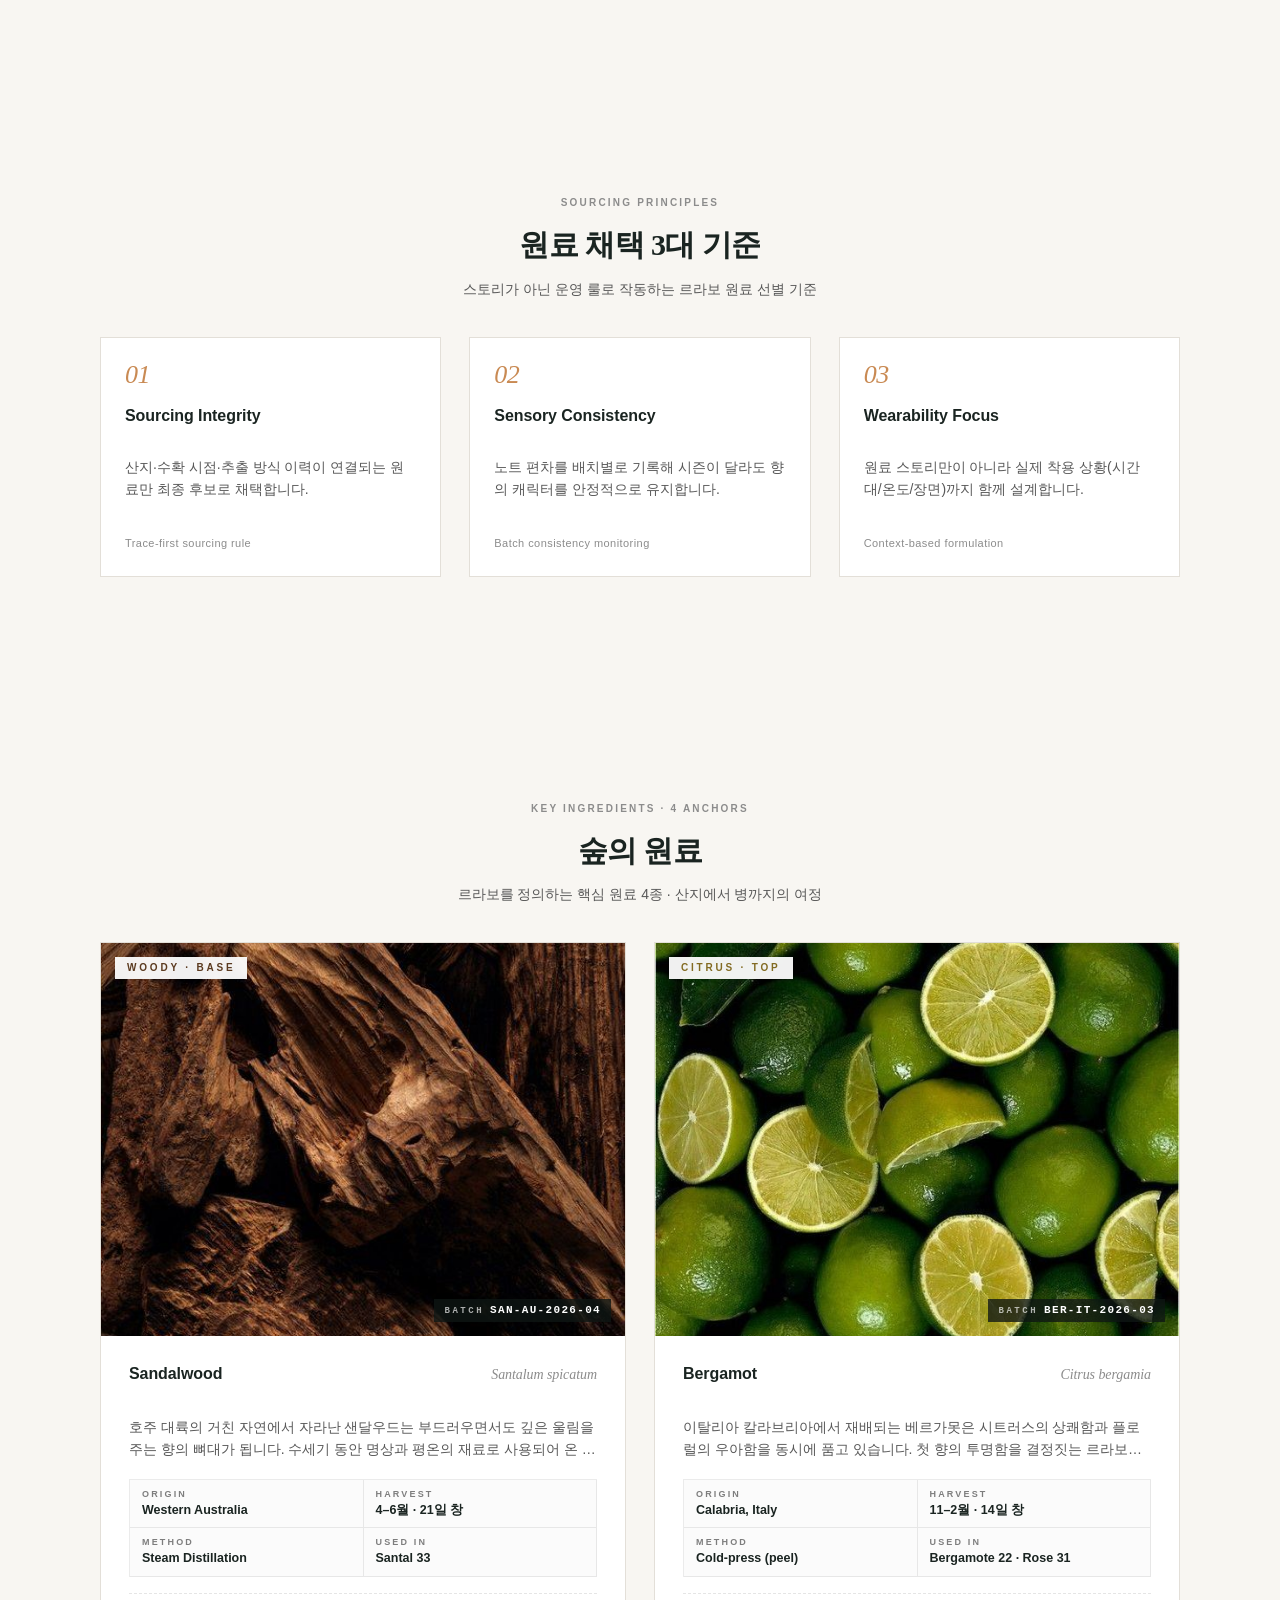
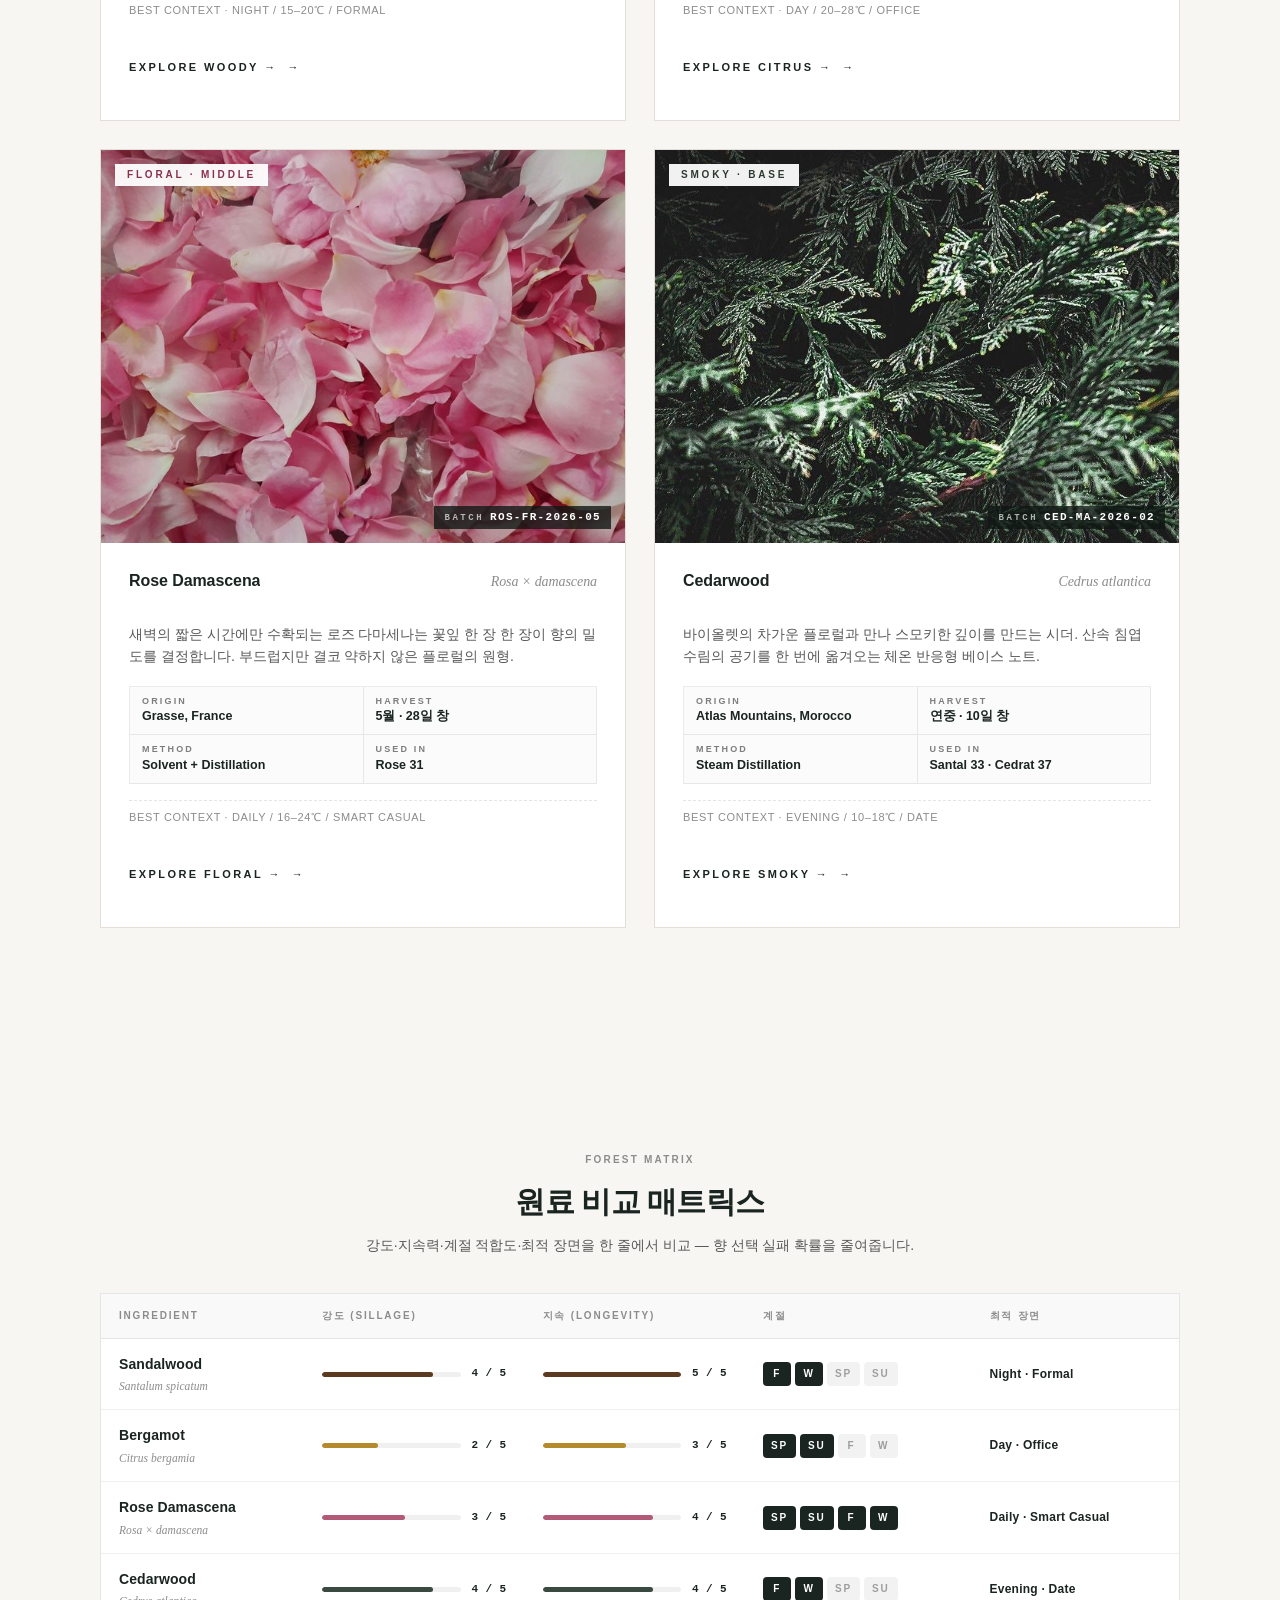
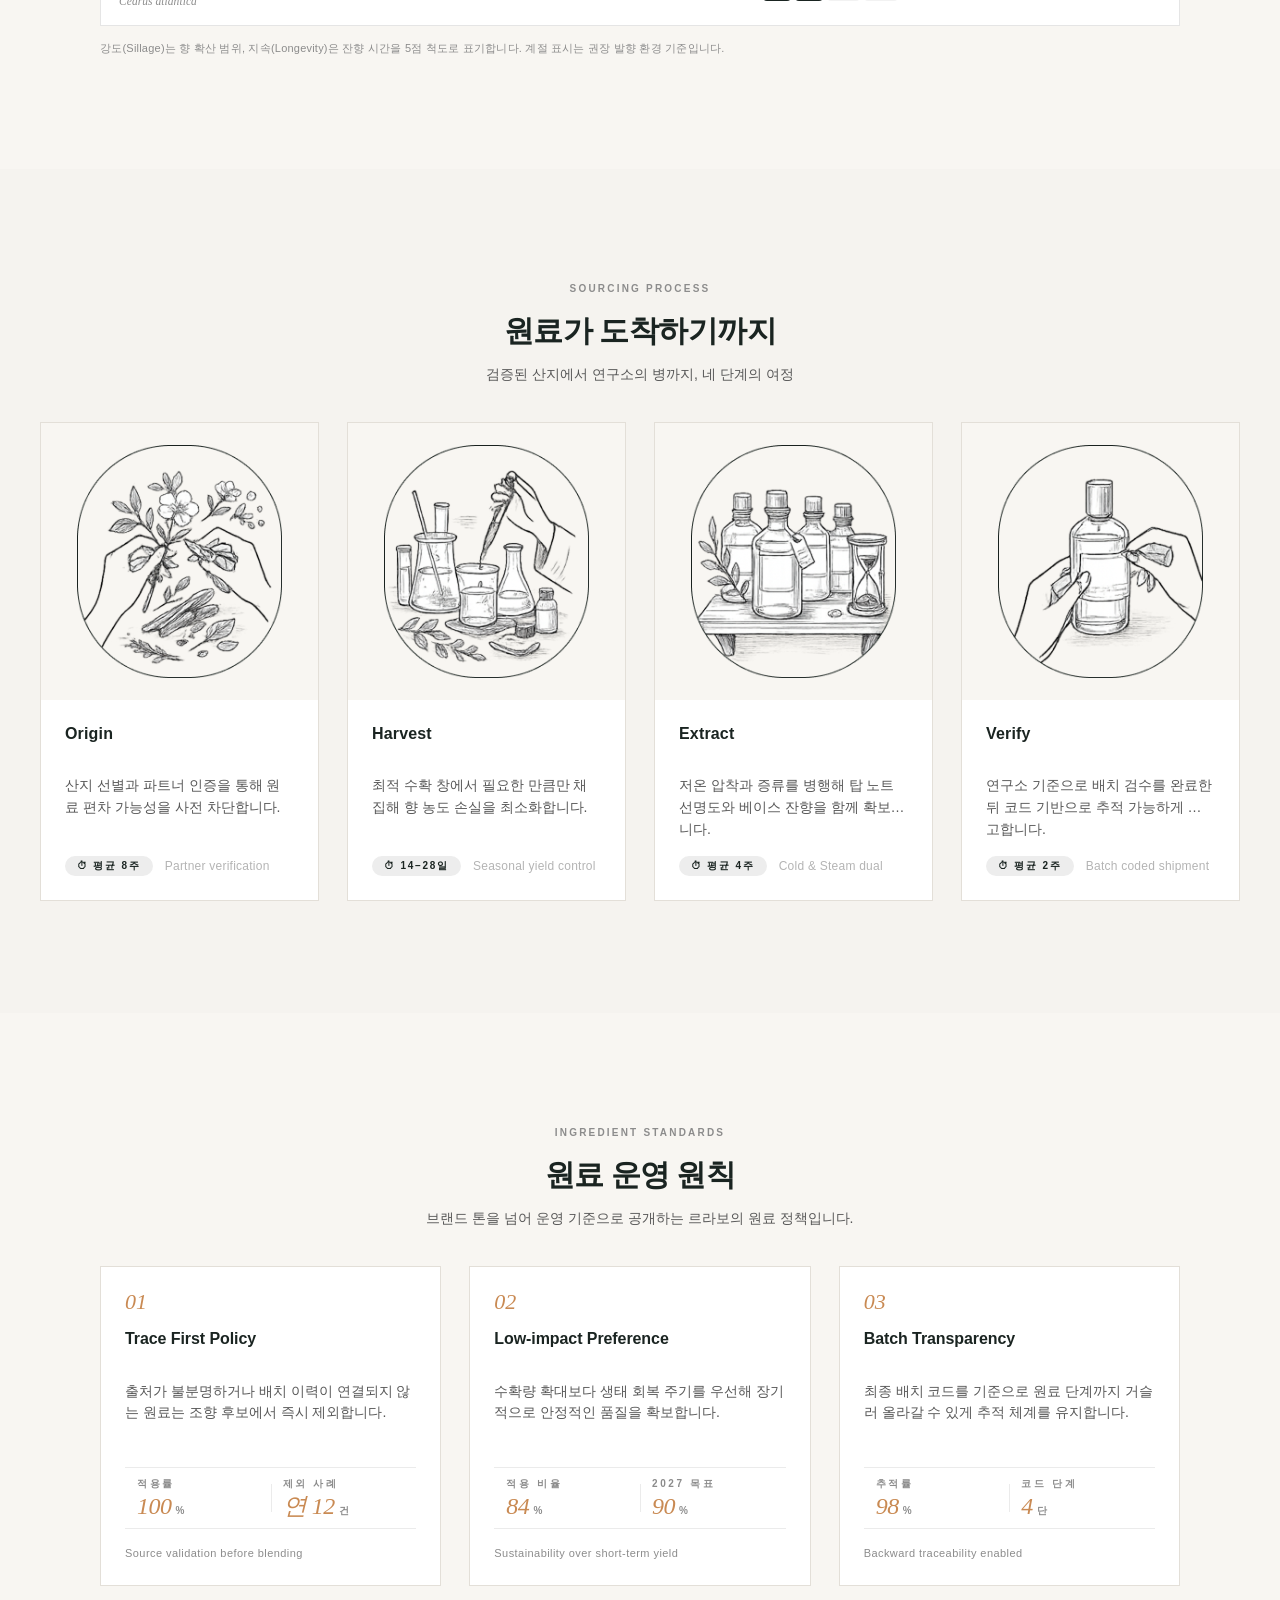
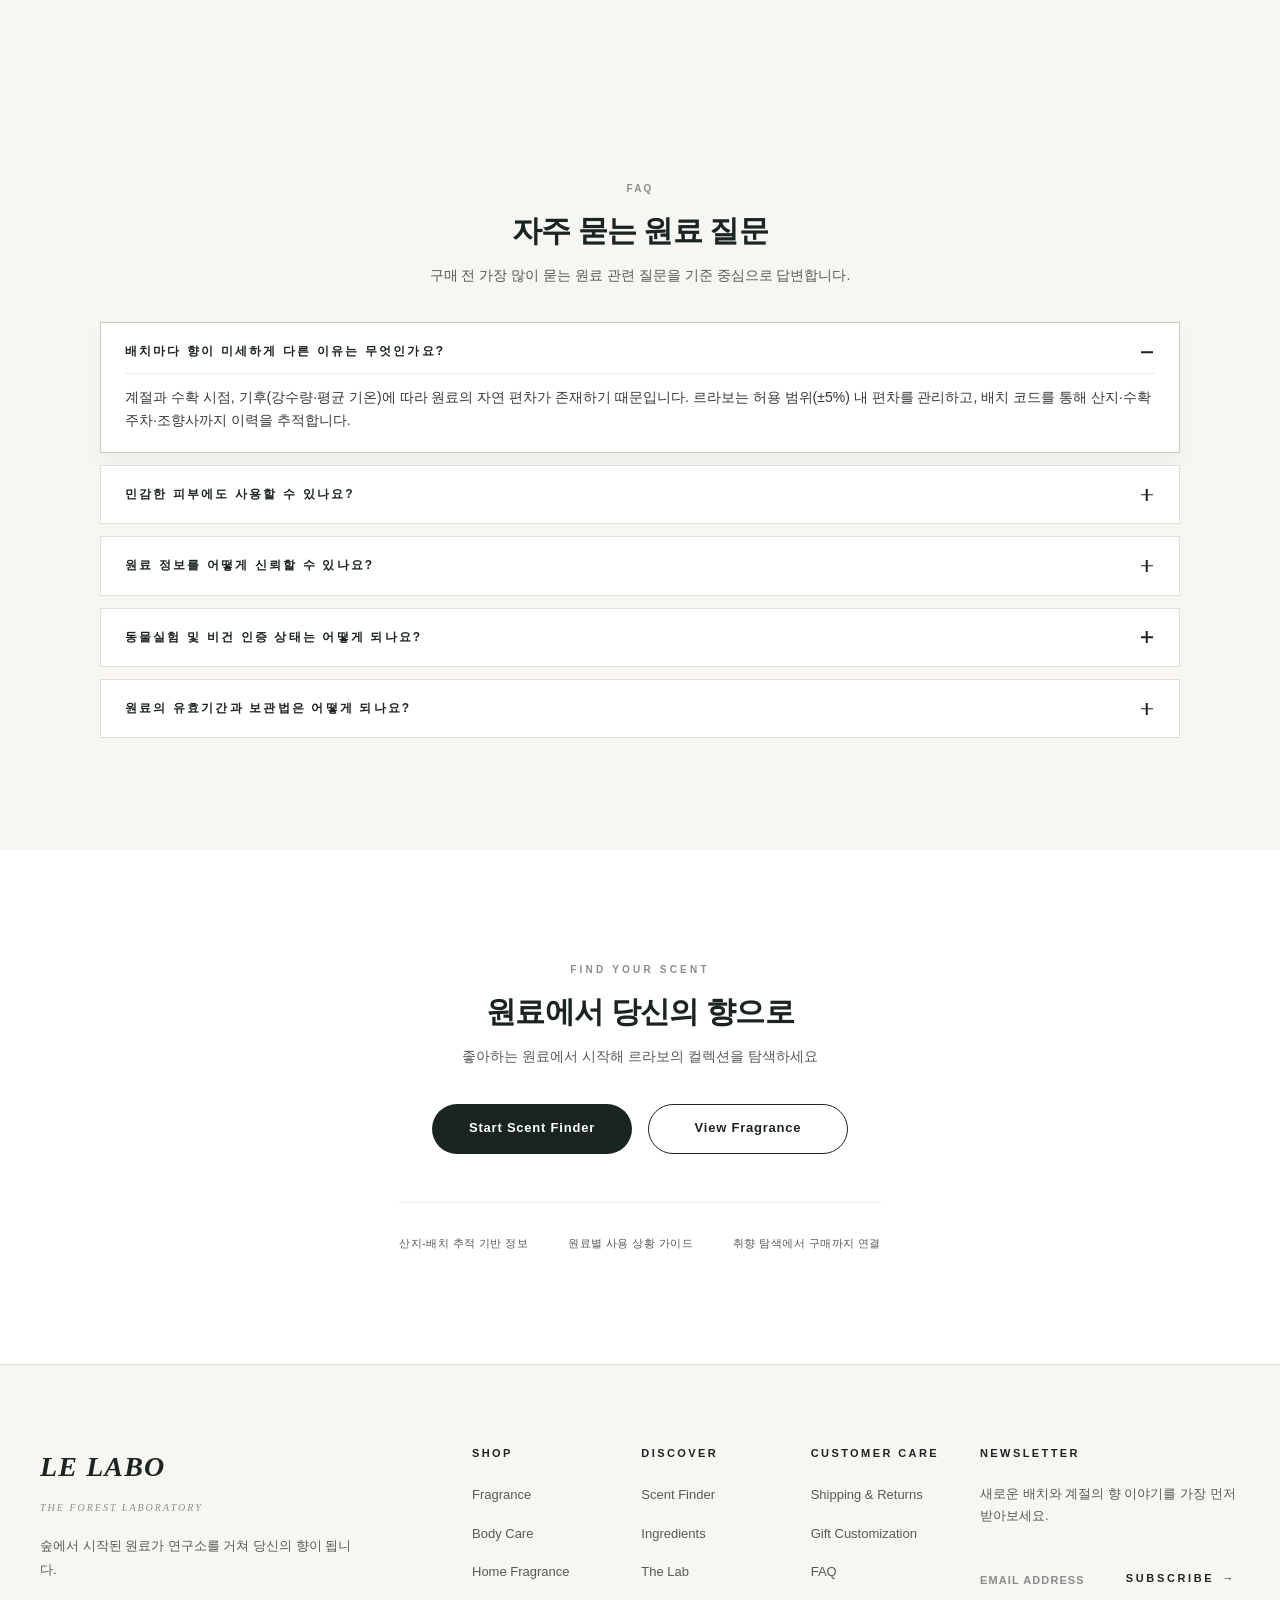
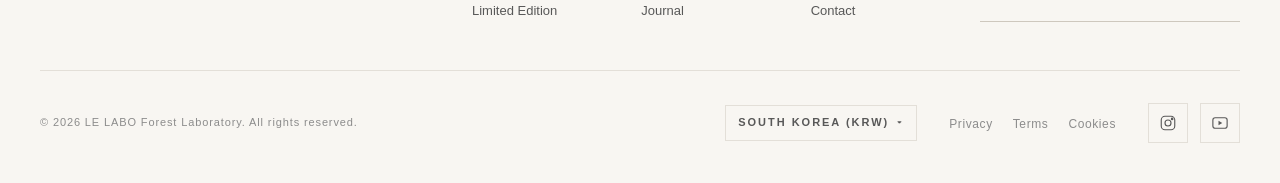
<file: ingredient.html>
<!DOCTYPE html>
<html lang="ko">
<head>
  <meta charset="UTF-8">
  <meta name="viewport" content="width=device-width, initial-scale=1.0">
  <meta name="description" content="르라보 원료 스토리 - 노트 구조와 핵심 원료, 산지-배치 추적 과정을 통해 향의 본질을 살펴보세요.">
  <meta name="keywords" content="LE LABO 원료, 산달우드, 베르가못, 로즈 다마세나, 시더, 노트 피라미드">
  <meta name="theme-color" content="#1a2421">
  <meta name="format-detection" content="telephone=no">
  <meta name="author" content="LE LABO Forest Laboratory">
  <meta property="og:type" content="website">
  <meta property="og:site_name" content="LE LABO">
  <meta property="og:title" content="Ingredients · The Botany of LE LABO">
  <meta property="og:description" content="산지부터 추출, 배치 검증까지 향을 구성하는 원료의 전체 생애주기.">
  <meta property="og:image" content="./images/common/샌달우드.jpg">
  <meta name="twitter:card" content="summary_large_image">
  <link rel="canonical" href="https://lelabofragrances.com/ingredients">
  <title>Ingredients | LE LABO · Forest Laboratory</title>
  <link rel="stylesheet" href="./styles/reset.css">
  <link rel="stylesheet" href="./styles/common.css">
  <link rel="stylesheet" href="./styles/index.css">
  <link rel="stylesheet" href="./styles/ingredient.css">
  <link rel="stylesheet" href="./styles/responsive.css">
  <script src="./scripts/layout-system.js" defer></script>
</head>
<body class="page-ingredient">
  <div id="wrap">
    <a href="#main-content" class="skip-nav">본문 바로가기</a>
    <!-- ====================================== Header & Announcement Bar injected by layout-system.js ============================ -->
    <main id="main-content">
      <!-- ===================================== BREADCRUMB ====================================================== -->
      <nav class="breadcrumb container" aria-label="경로 탐색">
        <ol>
          <li><a href="index.html">Home</a></li>
          <li aria-current="page">Ingredients</li>
        </ol>
      </nav>
      <!-- ====================================== PAGE HEADER ===================================================== -->
      <header class="page-header">
        <div class="container">
          <p class="section-eyebrow">The Botany</p>
          <h1 class="page-title">원료의 본질을 찾아서</h1>
          <p class="section-desc">산지부터 추출, 배치 검증까지 향을 구성하는 원료의 전체 생애주기를 투명하게 공개합니다.</p>
        </div>
      </header>
      <!-- ================================== QUALITY SNAPSHOT ================================================= -->
      <section class="section ingredient quality-snapshot" aria-labelledby="quality-snapshot-title">
        <div class="container">
          <div class="section-content">
            <div class="section-head section-head-center">
              <p class="section-eyebrow">Quality Snapshot</p>
              <h2 id="quality-snapshot-title" class="section-title">원료 신뢰 지표</h2>
              <p class="section-desc">감성 설명을 넘어, 실제 선택에 필요한 핵심 품질 지표를 먼저 제시합니다.</p>
            </div>
            <div class="section-body">
              <dl class="card-grid card-grid-4 ingredient-kpi-grid" aria-label="원료 신뢰 핵심 지표">
                <div class="card ingredient-kpi-card" data-trend="up">
                  <div class="card-body">
                    <dt class="ingredient-kpi-label">Traceability Coverage</dt>
                    <dd class="ingredient-kpi-value" aria-label="98퍼센트, 전년 대비 4퍼센트포인트 상승">
                      98<span class="ingredient-kpi-unit">%</span>
                      <span class="ingredient-kpi-delta is-up" aria-hidden="true">▲ +4p YoY</span>
                    </dd>
                    <p class="card-meta">산지-배치 추적 가능 비율 · 업계 평균 71%</p>
                  </div>
                </div>
                <div class="card ingredient-kpi-card" data-trend="flat">
                  <div class="card-body">
                    <dt class="ingredient-kpi-label">Seasonal Harvest Window</dt>
                    <dd class="ingredient-kpi-value" aria-label="평균 21일">
                      21<span class="ingredient-kpi-unit">일</span>
                      <span class="ingredient-kpi-delta is-flat" aria-hidden="true">— 자연 한정</span>
                    </dd>
                    <p class="card-meta">핵심 원료 평균 수확 적기 · 종별 14–28일</p>
                  </div>
                </div>
                <div class="card ingredient-kpi-card" data-trend="up">
                  <div class="card-body">
                    <dt class="ingredient-kpi-label">Batch Consistency Score</dt>
                    <dd class="ingredient-kpi-value" aria-label="5점 만점에 4.7점, 전년 대비 0.2점 상승">
                      4.7<span class="ingredient-kpi-unit">/ 5</span>
                      <span class="ingredient-kpi-delta is-up" aria-hidden="true">▲ +0.2 YoY</span>
                    </dd>
                    <p class="card-meta">배치 간 향 편차 내부 기준 · 4.5점 이상 통과</p>
                  </div>
                </div>
                <div class="card ingredient-kpi-card" data-trend="up">
                  <div class="card-body">
                    <dt class="ingredient-kpi-label">Low-impact Sourcing Ratio</dt>
                    <dd class="ingredient-kpi-value" aria-label="84퍼센트, 2027년 90퍼센트 목표">
                      84<span class="ingredient-kpi-unit">%</span>
                      <span class="ingredient-kpi-delta is-up" aria-hidden="true">▲ 목표 90% (2027)</span>
                    </dd>
                    <p class="card-meta">저영향 수급 방식 적용 비율 · 연 단위 갱신</p>
                  </div>
                </div>
              </dl>
            </div>
          </div>
        </div>
      </section>
      <!-- ================================== NOTE PYRAMID OVERVIEW ================================================= -->
      <section class="section ingredient" aria-labelledby="pyramid-title">
        <div class="container">
          <div class="section-content">
            <div class="section-head section-head-center">
              <p class="section-eyebrow">Note Structure</p>
              <h2 id="pyramid-title" class="section-title">향의 구조</h2>
              <p class="section-desc">Top · Middle · Base 세 층이 만드는 잔향의 깊이</p>
            </div>
            <div class="section-body">
              <div class="card-grid card-grid-3 ingredient-pyramid-grid">
                <article class="card ingredient-pyramid-card" data-layer="top">
                  <div class="card-media card-media-note ingredient-note ingredient-pyramid-media">
                    <img src="./images/common/베이1111.jpg" alt="탑 노트를 상징하는 베르가못 톤" loading="lazy" decoding="async" />
                    <div class="ingredient-pyramid-overlay">
                      <span class="ingredient-symbol" aria-hidden="true">△</span>
                      <span class="ingredient-label">TOP NOTE</span>
                      <span class="ingredient-pyramid-duration">0–15 min</span>
                    </div>
                  </div>
                  <div class="card-body">
                    <h3 class="card-title">가장 먼저 피어나는 향</h3>
                    <p class="card-desc">시트러스와 허브처럼 휘발성이 강한 원료가 첫인상을 만듭니다.</p>
                    <p class="card-meta">Bergamot · Neroli · Mint</p>
                  </div>
                </article>
                <article class="card ingredient-pyramid-card" data-layer="middle">
                  <div class="card-media card-media-note ingredient-note ingredient-pyramid-media">
                    <img src="./images/common/Floral.png" alt="미들 노트를 상징하는 플로럴 톤" loading="lazy" decoding="async" />
                    <div class="ingredient-pyramid-overlay">
                      <span class="ingredient-symbol" aria-hidden="true">◇</span>
                      <span class="ingredient-label">MIDDLE NOTE</span>
                      <span class="ingredient-pyramid-duration">15 min – 4 hr</span>
                    </div>
                  </div>
                  <div class="card-body">
                    <h3 class="card-title">향의 중심을 지탱하는 층</h3>
                    <p class="card-desc">플로럴과 스파이스 노트가 체온과 반응하며 본연의 분위기를 완성합니다.</p>
                    <p class="card-meta">Rose · Iris · Cardamom</p>
                  </div>
                </article>
                <article class="card ingredient-pyramid-card" data-layer="base">
                  <div class="card-media card-media-note ingredient-note ingredient-pyramid-media">
                    <img src="./images/common/woody.png" alt="베이스 노트를 상징하는 우디 톤" loading="lazy" decoding="async" />
                    <div class="ingredient-pyramid-overlay">
                      <span class="ingredient-symbol" aria-hidden="true">▽</span>
                      <span class="ingredient-label">BASE NOTE</span>
                      <span class="ingredient-pyramid-duration">4 hr – 24 hr+</span>
                    </div>
                  </div>
                  <div class="card-body">
                    <h3 class="card-title">가장 오래 남는 깊이</h3>
                    <p class="card-desc">우디와 머스크가 체온과 섞이며 24시간 이상 잔향을 이어갑니다.</p>
                    <p class="card-meta">Sandalwood · Cedar · Musk</p>
                  </div>
                </article>
              </div>
            </div>
          </div>
        </div>
      </section>
      <!-- =============================================== SOURCING PRINCIPLES (separated) ========================================== -->
      <section class="section ingredient ingredient-principles-section" aria-labelledby="ingredient-principles-title">
        <div class="container">
          <div class="section-content">
            <div class="section-head section-head-center">
              <p class="section-eyebrow">Sourcing Principles</p>
              <h2 id="ingredient-principles-title" class="section-title">원료 채택 3대 기준</h2>
              <p class="section-desc">스토리가 아닌 운영 룰로 작동하는 르라보 원료 선별 기준</p>
            </div>
            <div class="section-body">
              <ol class="card-grid card-grid-3 ingredient-insight-grid">
                <li>
                  <article class="card ingredient-insight-card">
                    <div class="card-body">
                      <span class="ingredient-insight-num" aria-hidden="true">01</span>
                      <h3 class="card-title">Sourcing Integrity</h3>
                      <p class="card-desc">산지·수확 시점·추출 방식 이력이 연결되는 원료만 최종 후보로 채택합니다.</p>
                      <p class="card-meta">Trace-first sourcing rule</p>
                    </div>
                  </article>
                </li>
                <li>
                  <article class="card ingredient-insight-card">
                    <div class="card-body">
                      <span class="ingredient-insight-num" aria-hidden="true">02</span>
                      <h3 class="card-title">Sensory Consistency</h3>
                      <p class="card-desc">노트 편차를 배치별로 기록해 시즌이 달라도 향의 캐릭터를 안정적으로 유지합니다.</p>
                      <p class="card-meta">Batch consistency monitoring</p>
                    </div>
                  </article>
                </li>
                <li>
                  <article class="card ingredient-insight-card">
                    <div class="card-body">
                      <span class="ingredient-insight-num" aria-hidden="true">03</span>
                      <h3 class="card-title">Wearability Focus</h3>
                      <p class="card-desc">원료 스토리만이 아니라 실제 착용 상황(시간대/온도/장면)까지 함께 설계합니다.</p>
                      <p class="card-meta">Context-based formulation</p>
                    </div>
                  </article>
                </li>
              </ol>
            </div>
          </div>
        </div>
      </section>
      <!-- =============================================== KEY INGREDIENTS LIST ========================================== -->
      <section class="section ingredient key-ingredients-section" id="key-ingredients-section" aria-labelledby="key-ingredients-title">
        <div class="container">
          <div class="section-content">
            <div class="section-head section-head-center">
              <p class="section-eyebrow">Key Ingredients · 4 Anchors</p>
              <h2 id="key-ingredients-title" class="section-title">숲의 원료</h2>
              <p class="section-desc">르라보를 정의하는 핵심 원료 4종 · 산지에서 병까지의 여정</p>
            </div>
            <div class="section-body">
              <div class="card-grid card-grid-2 ingredient-anchor-grid">
                <article class="card ingredient-anchor-card" data-tone="woody">
                  <div class="card-media ingredient-anchor-media">
                    <img src="./images/common/raw1.jpg" alt="호주 샌달우드 원목 단면" loading="lazy" decoding="async" />
                    <span class="ingredient-anchor-tag" aria-hidden="true">WOODY · BASE</span>
                    <span class="ingredient-anchor-batch" aria-label="배치 코드 SAN-AU-2026-04">
                      <span class="batch-key">Batch</span>
                      <span class="batch-val">SAN-AU-2026-04</span>
                    </span>
                  </div>
                  <div class="card-body">
                    <div class="ingredient-anchor-head">
                      <h3 class="card-title">Sandalwood</h3>
                      <span class="ingredient-anchor-binom">Santalum spicatum</span>
                    </div>
                    <p class="card-desc">호주 대륙의 거친 자연에서 자라난 샌달우드는 부드러우면서도 깊은 울림을 주는 향의 뼈대가 됩니다. 수세기 동안 명상과 평온의 재료로 사용되어 온 르라보의 가장 상징적인 노트.</p>
                    <dl class="ingredient-anchor-specs">
                      <div><dt>Origin</dt><dd>Western Australia</dd></div>
                      <div><dt>Harvest</dt><dd>4–6월 · 21일 창</dd></div>
                      <div><dt>Method</dt><dd>Steam Distillation</dd></div>
                      <div><dt>Used in</dt><dd>Santal 33</dd></div>
                    </dl>
                    <p class="ingredient-spec">Best Context · Night / 15–20℃ / Formal</p>
                    <div class="card-action">
                      <a href="shop.html" class="text-link" aria-label="우디 계열 제품 보기">Explore Woody →</a>
                    </div>
                  </div>
                </article>
                <article class="card ingredient-anchor-card" data-tone="citrus">
                  <div class="card-media ingredient-anchor-media">
                    <img src="./images/common/raw2.jpg" alt="이탈리아 칼라브리아 베르가못 열매" loading="lazy" decoding="async" />
                    <span class="ingredient-anchor-tag" aria-hidden="true">CITRUS · TOP</span>
                    <span class="ingredient-anchor-batch" aria-label="배치 코드 BER-IT-2026-03">
                      <span class="batch-key">Batch</span>
                      <span class="batch-val">BER-IT-2026-03</span>
                    </span>
                  </div>
                  <div class="card-body">
                    <div class="ingredient-anchor-head">
                      <h3 class="card-title">Bergamot</h3>
                      <span class="ingredient-anchor-binom">Citrus bergamia</span>
                    </div>
                    <p class="card-desc">이탈리아 칼라브리아에서 재배되는 베르가못은 시트러스의 상쾌함과 플로럴의 우아함을 동시에 품고 있습니다. 첫 향의 투명함을 결정짓는 르라보의 가장 정직한 탑 노트.</p>
                    <dl class="ingredient-anchor-specs">
                      <div><dt>Origin</dt><dd>Calabria, Italy</dd></div>
                      <div><dt>Harvest</dt><dd>11–2월 · 14일 창</dd></div>
                      <div><dt>Method</dt><dd>Cold-press (peel)</dd></div>
                      <div><dt>Used in</dt><dd>Bergamote 22 · Rose 31</dd></div>
                    </dl>
                    <p class="ingredient-spec">Best Context · Day / 20–28℃ / Office</p>
                    <div class="card-action">
                      <a href="shop.html" class="text-link" aria-label="시트러스 계열 제품 보기">Explore Citrus →</a>
                    </div>
                  </div>
                </article>
                <article class="card ingredient-anchor-card" data-tone="floral">
                  <div class="card-media ingredient-anchor-media">
                    <img src="./images/common/raw3.jpg" alt="새벽 그라스 들판의 로즈 다마세나" loading="lazy" decoding="async" />
                    <span class="ingredient-anchor-tag" aria-hidden="true">FLORAL · MIDDLE</span>
                    <span class="ingredient-anchor-batch" aria-label="배치 코드 ROS-FR-2026-05">
                      <span class="batch-key">Batch</span>
                      <span class="batch-val">ROS-FR-2026-05</span>
                    </span>
                  </div>
                  <div class="card-body">
                    <div class="ingredient-anchor-head">
                      <h3 class="card-title">Rose Damascena</h3>
                      <span class="ingredient-anchor-binom">Rosa × damascena</span>
                    </div>
                    <p class="card-desc">새벽의 짧은 시간에만 수확되는 로즈 다마세나는 꽃잎 한 장 한 장이 향의 밀도를 결정합니다. 부드럽지만 결코 약하지 않은 플로럴의 원형.</p>
                    <dl class="ingredient-anchor-specs">
                      <div><dt>Origin</dt><dd>Grasse, France</dd></div>
                      <div><dt>Harvest</dt><dd>5월 · 28일 창</dd></div>
                      <div><dt>Method</dt><dd>Solvent + Distillation</dd></div>
                      <div><dt>Used in</dt><dd>Rose 31</dd></div>
                    </dl>
                    <p class="ingredient-spec">Best Context · Daily / 16–24℃ / Smart casual</p>
                    <div class="card-action">
                      <a href="shop.html" class="text-link" aria-label="플로럴 계열 제품 보기">Explore Floral →</a>
                    </div>
                  </div>
                </article>
                <article class="card ingredient-anchor-card" data-tone="smoky">
                  <div class="card-media ingredient-anchor-media">
                    <img src="./images/common/raw4.jpg" alt="아틀라스 산맥 시더 원목" loading="lazy" decoding="async" />
                    <span class="ingredient-anchor-tag" aria-hidden="true">SMOKY · BASE</span>
                    <span class="ingredient-anchor-batch" aria-label="배치 코드 CED-MA-2026-02">
                      <span class="batch-key">Batch</span>
                      <span class="batch-val">CED-MA-2026-02</span>
                    </span>
                  </div>
                  <div class="card-body">
                    <div class="ingredient-anchor-head">
                      <h3 class="card-title">Cedarwood</h3>
                      <span class="ingredient-anchor-binom">Cedrus atlantica</span>
                    </div>
                    <p class="card-desc">바이올렛의 차가운 플로럴과 만나 스모키한 깊이를 만드는 시더. 산속 침엽수림의 공기를 한 번에 옮겨오는 체온 반응형 베이스 노트.</p>
                    <dl class="ingredient-anchor-specs">
                      <div><dt>Origin</dt><dd>Atlas Mountains, Morocco</dd></div>
                      <div><dt>Harvest</dt><dd>연중 · 10일 창</dd></div>
                      <div><dt>Method</dt><dd>Steam Distillation</dd></div>
                      <div><dt>Used in</dt><dd>Santal 33 · Cedrat 37</dd></div>
                    </dl>
                    <p class="ingredient-spec">Best Context · Evening / 10–18℃ / Date</p>
                    <div class="card-action">
                      <a href="shop.html" class="text-link" aria-label="스모키 계열 제품 보기">Explore Smoky →</a>
                    </div>
                  </div>
                </article>
              </div>
            </div>
          </div>
        </div>
      </section>
      <!-- ================================== FOREST MATRIX (visual comparison) ================================================= -->
      <section class="section ingredient forest-matrix" aria-labelledby="forest-matrix-title">
        <div class="container">
          <div class="section-content">
            <div class="section-head section-head-center">
              <p class="section-eyebrow">Forest Matrix</p>
              <h2 id="forest-matrix-title" class="section-title">원료 비교 매트릭스</h2>
              <p class="section-desc">강도·지속력·계절 적합도·최적 장면을 한 줄에서 비교 — 향 선택 실패 확률을 줄여줍니다.</p>
            </div>
            <div class="section-body">
              <div class="forest-matrix-table-wrap" role="region" aria-label="원료 비교 표, 가로 스크롤 가능" tabindex="0">
                <table class="forest-matrix-table">
                  <caption class="sr-only">핵심 원료 4종의 강도·지속력·계절 적합도·최적 장면 비교표</caption>
                  <thead>
                    <tr>
                      <th scope="col">Ingredient</th>
                      <th scope="col">강도 (Sillage)</th>
                      <th scope="col">지속 (Longevity)</th>
                      <th scope="col">계절</th>
                      <th scope="col">최적 장면</th>
                    </tr>
                  </thead>
                  <tbody>
                    <tr data-tone="woody">
                      <th scope="row">
                        <span class="matrix-name">Sandalwood</span>
                        <span class="matrix-binom">Santalum spicatum</span>
                      </th>
                      <td>
                        <span class="matrix-bar" data-score="4" aria-label="강도 5점 만점에 4점">
                          <span class="bar-track"><span class="bar-fill" style="--score: 80%"></span></span>
                          <span class="bar-num">4 / 5</span>
                        </span>
                      </td>
                      <td>
                        <span class="matrix-bar" data-score="5" aria-label="지속 5점 만점에 5점">
                          <span class="bar-track"><span class="bar-fill" style="--score: 100%"></span></span>
                          <span class="bar-num">5 / 5</span>
                        </span>
                      </td>
                      <td>
                        <span class="matrix-season">
                          <span class="season-pill is-on" title="가을">F</span>
                          <span class="season-pill is-on" title="겨울">W</span>
                          <span class="season-pill" title="봄">Sp</span>
                          <span class="season-pill" title="여름">Su</span>
                        </span>
                      </td>
                      <td><span class="matrix-context">Night · Formal</span></td>
                    </tr>
                    <tr data-tone="citrus">
                      <th scope="row">
                        <span class="matrix-name">Bergamot</span>
                        <span class="matrix-binom">Citrus bergamia</span>
                      </th>
                      <td>
                        <span class="matrix-bar" data-score="2" aria-label="강도 5점 만점에 2점">
                          <span class="bar-track"><span class="bar-fill" style="--score: 40%"></span></span>
                          <span class="bar-num">2 / 5</span>
                        </span>
                      </td>
                      <td>
                        <span class="matrix-bar" data-score="3" aria-label="지속 5점 만점에 3점">
                          <span class="bar-track"><span class="bar-fill" style="--score: 60%"></span></span>
                          <span class="bar-num">3 / 5</span>
                        </span>
                      </td>
                      <td>
                        <span class="matrix-season">
                          <span class="season-pill is-on" title="봄">Sp</span>
                          <span class="season-pill is-on" title="여름">Su</span>
                          <span class="season-pill" title="가을">F</span>
                          <span class="season-pill" title="겨울">W</span>
                        </span>
                      </td>
                      <td><span class="matrix-context">Day · Office</span></td>
                    </tr>
                    <tr data-tone="floral">
                      <th scope="row">
                        <span class="matrix-name">Rose Damascena</span>
                        <span class="matrix-binom">Rosa × damascena</span>
                      </th>
                      <td>
                        <span class="matrix-bar" data-score="3" aria-label="강도 5점 만점에 3점">
                          <span class="bar-track"><span class="bar-fill" style="--score: 60%"></span></span>
                          <span class="bar-num">3 / 5</span>
                        </span>
                      </td>
                      <td>
                        <span class="matrix-bar" data-score="4" aria-label="지속 5점 만점에 4점">
                          <span class="bar-track"><span class="bar-fill" style="--score: 80%"></span></span>
                          <span class="bar-num">4 / 5</span>
                        </span>
                      </td>
                      <td>
                        <span class="matrix-season">
                          <span class="season-pill is-on" title="봄">Sp</span>
                          <span class="season-pill is-on" title="여름">Su</span>
                          <span class="season-pill is-on" title="가을">F</span>
                          <span class="season-pill is-on" title="겨울">W</span>
                        </span>
                      </td>
                      <td><span class="matrix-context">Daily · Smart Casual</span></td>
                    </tr>
                    <tr data-tone="smoky">
                      <th scope="row">
                        <span class="matrix-name">Cedarwood</span>
                        <span class="matrix-binom">Cedrus atlantica</span>
                      </th>
                      <td>
                        <span class="matrix-bar" data-score="4" aria-label="강도 5점 만점에 4점">
                          <span class="bar-track"><span class="bar-fill" style="--score: 80%"></span></span>
                          <span class="bar-num">4 / 5</span>
                        </span>
                      </td>
                      <td>
                        <span class="matrix-bar" data-score="4" aria-label="지속 5점 만점에 4점">
                          <span class="bar-track"><span class="bar-fill" style="--score: 80%"></span></span>
                          <span class="bar-num">4 / 5</span>
                        </span>
                      </td>
                      <td>
                        <span class="matrix-season">
                          <span class="season-pill is-on" title="가을">F</span>
                          <span class="season-pill is-on" title="겨울">W</span>
                          <span class="season-pill" title="봄">Sp</span>
                          <span class="season-pill" title="여름">Su</span>
                        </span>
                      </td>
                      <td><span class="matrix-context">Evening · Date</span></td>
                    </tr>
                  </tbody>
                </table>
              </div>
              <p class="forest-matrix-foot">강도(Sillage)는 향 확산 범위, 지속(Longevity)은 잔향 시간을 5점 척도로 표기합니다. 계절 표시는 권장 발향 환경 기준입니다.</p>
            </div>
          </div>
        </div>
      </section>
      <!-- ========================================================= SOURCING PROCESS ========================================== -->
      <section class="section process ingredient-process" id="sourcing-title-section" aria-labelledby="sourcing-title">
        <div class="container">
          <div class="section-content">
            <div class="section-head section-head-center">
              <p class="section-eyebrow">Sourcing Process</p>
              <h2 id="sourcing-title" class="section-title">원료가 도착하기까지</h2>
              <p class="section-desc">검증된 산지에서 연구소의 병까지, 네 단계의 여정</p>
            </div>
            <div class="section-body">
              <ol class="card-grid card-grid-4 process-grid">
                <li>
                  <article class="card process-card">
                    <div class="card-media card-media-note process-media">
                      <img src="./images/common/bg1.png" alt="산지 선별 단계" loading="lazy" decoding="async" />
                      <span class="process-step">STEP 01</span>
                      <span class="process-label">ORIGIN</span>
                    </div>
                    <div class="card-body">
                      <h3 class="card-title">Origin</h3>
                      <p class="card-desc">산지 선별과 파트너 인증을 통해 원료 편차 가능성을 사전 차단합니다.</p>
                      <p class="card-meta">
                        <span class="process-duration" aria-label="소요 시간 평균 8주">⏱ 평균 8주</span>
                        <span class="process-note">Partner verification</span>
                      </p>
                    </div>
                  </article>
                </li>
                <li>
                  <article class="card process-card">
                    <div class="card-media card-media-note process-media">
                      <img src="./images/common/bg2.png" alt="수확 단계" loading="lazy" decoding="async" />
                      <span class="process-step">STEP 02</span>
                      <span class="process-label">HARVEST</span>
                    </div>
                    <div class="card-body">
                      <h3 class="card-title">Harvest</h3>
                      <p class="card-desc">최적 수확 창에서 필요한 만큼만 채집해 향 농도 손실을 최소화합니다.</p>
                      <p class="card-meta">
                        <span class="process-duration" aria-label="소요 시간 14일에서 28일">⏱ 14–28일</span>
                        <span class="process-note">Seasonal yield control</span>
                      </p>
                    </div>
                  </article>
                </li>
                <li>
                  <article class="card process-card">
                    <div class="card-media card-media-note process-media">
                      <img src="./images/common/bg3.png" alt="추출 단계" loading="lazy" decoding="async" />
                      <span class="process-step">STEP 03</span>
                      <span class="process-label">EXTRACT</span>
                    </div>
                    <div class="card-body">
                      <h3 class="card-title">Extract</h3>
                      <p class="card-desc">저온 압착과 증류를 병행해 탑 노트 선명도와 베이스 잔향을 함께 확보합니다.</p>
                      <p class="card-meta">
                        <span class="process-duration" aria-label="소요 시간 평균 4주">⏱ 평균 4주</span>
                        <span class="process-note">Cold &amp; Steam dual</span>
                      </p>
                    </div>
                  </article>
                </li>
                <li>
                  <article class="card process-card">
                    <div class="card-media card-media-note process-media">
                      <img src="./images/common/bg4.png" alt="검수 및 출고 단계" loading="lazy" decoding="async" />
                      <span class="process-step">STEP 04</span>
                      <span class="process-label">VERIFY</span>
                    </div>
                    <div class="card-body">
                      <h3 class="card-title">Verify</h3>
                      <p class="card-desc">연구소 기준으로 배치 검수를 완료한 뒤 코드 기반으로 추적 가능하게 출고합니다.</p>
                      <p class="card-meta">
                        <span class="process-duration" aria-label="소요 시간 평균 2주">⏱ 평균 2주</span>
                        <span class="process-note">Batch coded shipment</span>
                      </p>
                    </div>
                  </article>
                </li>
              </ol>
            </div>
          </div>
        </div>
      </section>
      <!-- ================================== INGREDIENT STANDARDS ============================================= -->
      <section class="section ingredient ingredient-standards" aria-labelledby="ingredient-standards-title">
        <div class="container">
          <div class="section-content">
            <div class="section-head section-head-center">
              <p class="section-eyebrow">Ingredient Standards</p>
              <h2 id="ingredient-standards-title" class="section-title">원료 운영 원칙</h2>
              <p class="section-desc">브랜드 톤을 넘어 운영 기준으로 공개하는 르라보의 원료 정책입니다.</p>
            </div>
            <div class="section-body">
              <div class="card-grid card-grid-3 ingredient-standard-grid">
                <article class="card ingredient-standard-card">
                  <div class="card-body">
                    <span class="standard-num" aria-hidden="true">01</span>
                    <h3 class="card-title">Trace First Policy</h3>
                    <p class="card-desc">출처가 불분명하거나 배치 이력이 연결되지 않는 원료는 조향 후보에서 즉시 제외합니다.</p>
                    <dl class="standard-stat">
                      <div><dt>적용률</dt><dd>100<span class="stat-suffix">%</span></dd></div>
                      <div><dt>제외 사례</dt><dd>연 12<span class="stat-suffix">건</span></dd></div>
                    </dl>
                    <p class="card-meta">Source validation before blending</p>
                  </div>
                </article>
                <article class="card ingredient-standard-card">
                  <div class="card-body">
                    <span class="standard-num" aria-hidden="true">02</span>
                    <h3 class="card-title">Low-impact Preference</h3>
                    <p class="card-desc">수확량 확대보다 생태 회복 주기를 우선해 장기적으로 안정적인 품질을 확보합니다.</p>
                    <dl class="standard-stat">
                      <div><dt>적용 비율</dt><dd>84<span class="stat-suffix">%</span></dd></div>
                      <div><dt>2027 목표</dt><dd>90<span class="stat-suffix">%</span></dd></div>
                    </dl>
                    <p class="card-meta">Sustainability over short-term yield</p>
                  </div>
                </article>
                <article class="card ingredient-standard-card">
                  <div class="card-body">
                    <span class="standard-num" aria-hidden="true">03</span>
                    <h3 class="card-title">Batch Transparency</h3>
                    <p class="card-desc">최종 배치 코드를 기준으로 원료 단계까지 거슬러 올라갈 수 있게 추적 체계를 유지합니다.</p>
                    <dl class="standard-stat">
                      <div><dt>추적률</dt><dd>98<span class="stat-suffix">%</span></dd></div>
                      <div><dt>코드 단계</dt><dd>4<span class="stat-suffix">단</span></dd></div>
                    </dl>
                    <p class="card-meta">Backward traceability enabled</p>
                  </div>
                </article>
              </div>
            </div>
          </div>
        </div>
      </section>
      <!-- ================================== FAQ ====================================================== -->
      <section class="section ingredient ingredient-faq" aria-labelledby="ingredient-faq-title">
        <div class="container">
          <div class="section-content section-content-narrow">
            <div class="section-head section-head-center">
              <p class="section-eyebrow">FAQ</p>
              <h2 id="ingredient-faq-title" class="section-title">자주 묻는 원료 질문</h2>
              <p class="section-desc">구매 전 가장 많이 묻는 원료 관련 질문을 기준 중심으로 답변합니다.</p>
            </div>
            <div class="section-body">
              <div class="ingredient-faq-list">
                <details class="ingredient-faq-item" open>
                  <summary>
                    <span class="ingredient-faq-q">배치마다 향이 미세하게 다른 이유는 무엇인가요?</span>
                    <span class="ingredient-faq-icon" aria-hidden="true"></span>
                  </summary>
                  <p>계절과 수확 시점, 기후(강수량·평균 기온)에 따라 원료의 자연 편차가 존재하기 때문입니다. 르라보는 허용 범위(±5%) 내 편차를 관리하고, 배치 코드를 통해 산지·수확 주차·조향사까지 이력을 추적합니다.</p>
                </details>
                <details class="ingredient-faq-item">
                  <summary>
                    <span class="ingredient-faq-q">민감한 피부에도 사용할 수 있나요?</span>
                    <span class="ingredient-faq-icon" aria-hidden="true"></span>
                  </summary>
                  <p>피부 타입마다 반응이 다를 수 있어 팔 안쪽 테스트(24시간)를 권장합니다. 고농도 원료 조합 향의 경우 사용량을 절반으로 줄여 시작하고, 레이어링 제품(바디 로션 등)을 먼저 사용해 피부 저항성을 높이는 것이 안전합니다.</p>
                </details>
                <details class="ingredient-faq-item">
                  <summary>
                    <span class="ingredient-faq-q">원료 정보를 어떻게 신뢰할 수 있나요?</span>
                    <span class="ingredient-faq-icon" aria-hidden="true"></span>
                  </summary>
                  <p>산지-추출-배치 검증 단계를 코드 기반으로 관리하며, 내부 품질 기준(편차 4.7/5 이상)을 통과한 원료만 최종 병입에 사용합니다. 요청 시 배치별 원료 구성표와 검수 기록을 이메일로 발송해 드립니다.</p>
                </details>
                <details class="ingredient-faq-item">
                  <summary>
                    <span class="ingredient-faq-q">동물실험 및 비건 인증 상태는 어떻게 되나요?</span>
                    <span class="ingredient-faq-icon" aria-hidden="true"></span>
                  </summary>
                  <p>모든 르라보 원료는 동물실험을 거치지 않으며, 동물성 원료를 일절 사용하지 않는 100% 비건 포뮬러입니다. 품질 검증은 조향사·소울 패널을 통한 인체 내성 테스트로만 진행됩니다.</p>
                </details>
                <details class="ingredient-faq-item">
                  <summary>
                    <span class="ingredient-faq-q">원료의 유효기간과 보관법은 어떻게 되나요?</span>
                    <span class="ingredient-faq-icon" aria-hidden="true"></span>
                  </summary>
                  <p>미개봉 상태에서 24개월, 개봉 후에는 12개월 이내 사용을 권장합니다. 직사광선을 피해 15-20°C의 서늘한 공간에 보관하면 탑 노트의 휘발을 최소화하고 베이스 잔향의 안정감을 유지할 수 있습니다.</p>
                </details>
              </div>
            </div>
          </div>
        </div>
      </section>
      <!-- ==================================================== CROSS LINK ====================================================== -->
      <section class="section final ingredient-final" aria-labelledby="ingredient-cta-title">
        <div class="container">
          <div class="section-content section-content-narrow">
            <div class="section-head section-head-center">
              <p class="section-eyebrow">Find Your Scent</p>
              <h2 id="ingredient-cta-title" class="section-title">원료에서 당신의 향으로</h2>
              <p class="section-desc">좋아하는 원료에서 시작해 르라보의 컬렉션을 탐색하세요</p>
            </div>
            <div class="section-body final-body">
              <div class="final-cta-group">
                <a href="finder.html" class="btn btn-primary">Start Scent Finder</a>
                <a href="shop.html" class="btn btn-secondary">View Fragrance</a>
              </div>
              <ul class="final-trust" aria-label="원료 기반 탐색 강점">
                <li>산지-배치 추적 기반 정보</li>
                <li>원료별 사용 상황 가이드</li>
                <li>취향 탐색에서 구매까지 연결</li>
              </ul>
            </div>
          </div>
        </div>
      </section>
      <!-- ============================================================ FAQ · JSON-LD ============================================================= -->
      <script type="application/ld+json">
      {
        "@context": "https://schema.org",
        "@type": "FAQPage",
        "mainEntity": [
          {
            "@type": "Question",
            "name": "배치마다 향이 미세하게 다른 이유는 무엇인가요?",
            "acceptedAnswer": {
              "@type": "Answer",
              "text": "계절과 수확 시점, 기후(강수량·평균 기온)에 따라 원료의 자연 편차가 존재하기 때문입니다. 르라보는 허용 범위(±5%) 내 편차를 관리하고, 배치 코드를 통해 산지·수확 주차·조향사까지 이력을 추적합니다."
            }
          },
          {
            "@type": "Question",
            "name": "민감한 피부에도 사용할 수 있나요?",
            "acceptedAnswer": {
              "@type": "Answer",
              "text": "피부 타입마다 반응이 다를 수 있어 팔 안쪽 테스트(24시간)를 권장합니다. 고농도 원료 조합 향의 경우 사용량을 절반으로 줄여 시작하고, 레이어링 제품(바디 로션 등)을 먼저 사용해 피부 저항성을 높이는 것이 안전합니다."
            }
          },
          {
            "@type": "Question",
            "name": "원료 정보를 어떻게 신뢰할 수 있나요?",
            "acceptedAnswer": {
              "@type": "Answer",
              "text": "산지-추출-배치 검증 단계를 코드 기반으로 관리하며, 내부 품질 기준(편차 4.7/5 이상)을 통과한 원료만 최종 병입에 사용합니다. 요청 시 배치별 원료 구성표와 검수 기록을 이메일로 발송해 드립니다."
            }
          },
          {
            "@type": "Question",
            "name": "동물실험 및 비건 인증 상태는 어떻게 되나요?",
            "acceptedAnswer": {
              "@type": "Answer",
              "text": "모든 르라보 원료는 동물실험을 거치지 않으며, 동물성 원료를 일절 사용하지 않는 100% 비건 포뮬러입니다. 품질 검증은 조향사·소울 패널을 통한 인체 내성 테스트로만 진행됩니다."
            }
          },
          {
            "@type": "Question",
            "name": "원료의 유효기간과 보관법은 어떻게 되나요?",
            "acceptedAnswer": {
              "@type": "Answer",
              "text": "미개봉 상태에서 24개월, 개봉 후에는 12개월 이내 사용을 권장합니다. 직사광선을 피해 15-20°C의 서늘한 공간에 보관하면 탑 노트의 휘발을 최소화하고 베이스 잔향의 안정감을 유지할 수 있습니다."
            }
          }
        ]
      }
      </script>
    </main>
    <!-- ======================================================== Footer injected by layout-system.js ================================ -->
  </div>
  <script src="./scripts/global.js"></script>
</body>
</html>
</file>
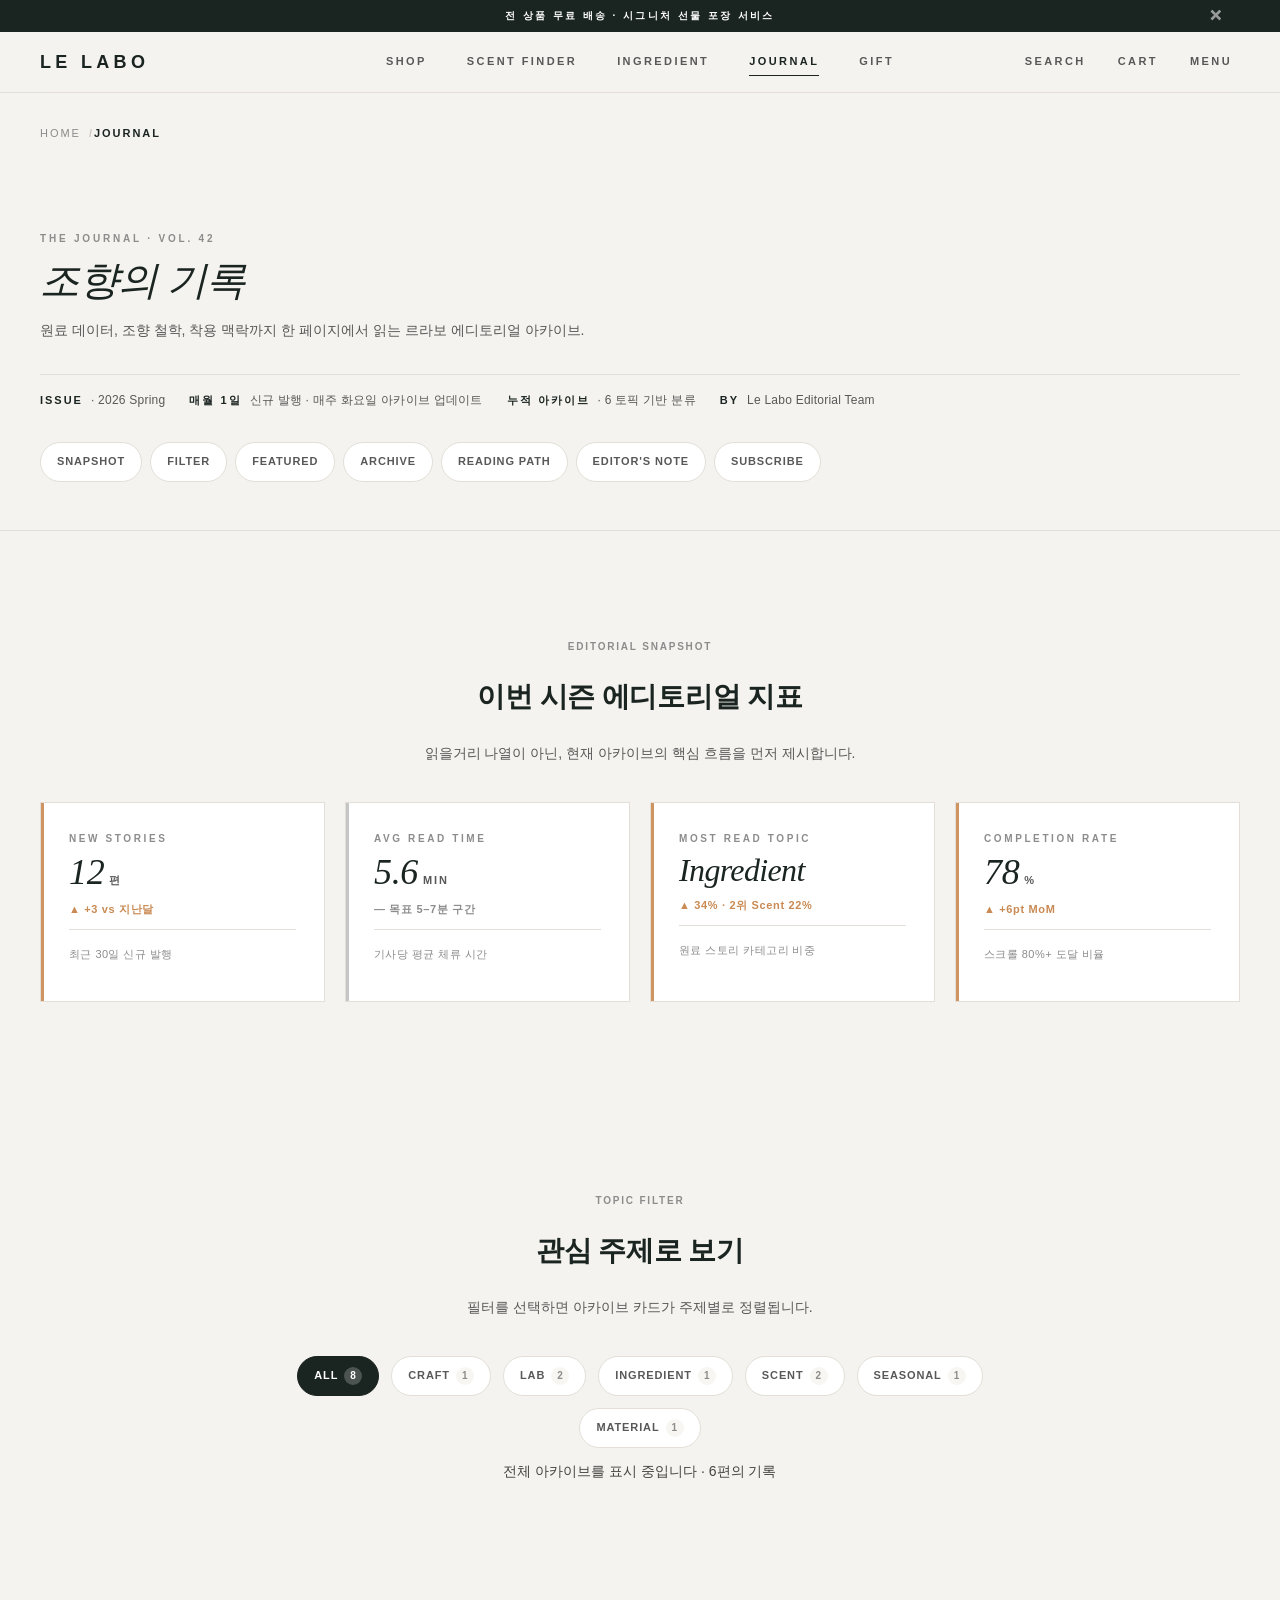
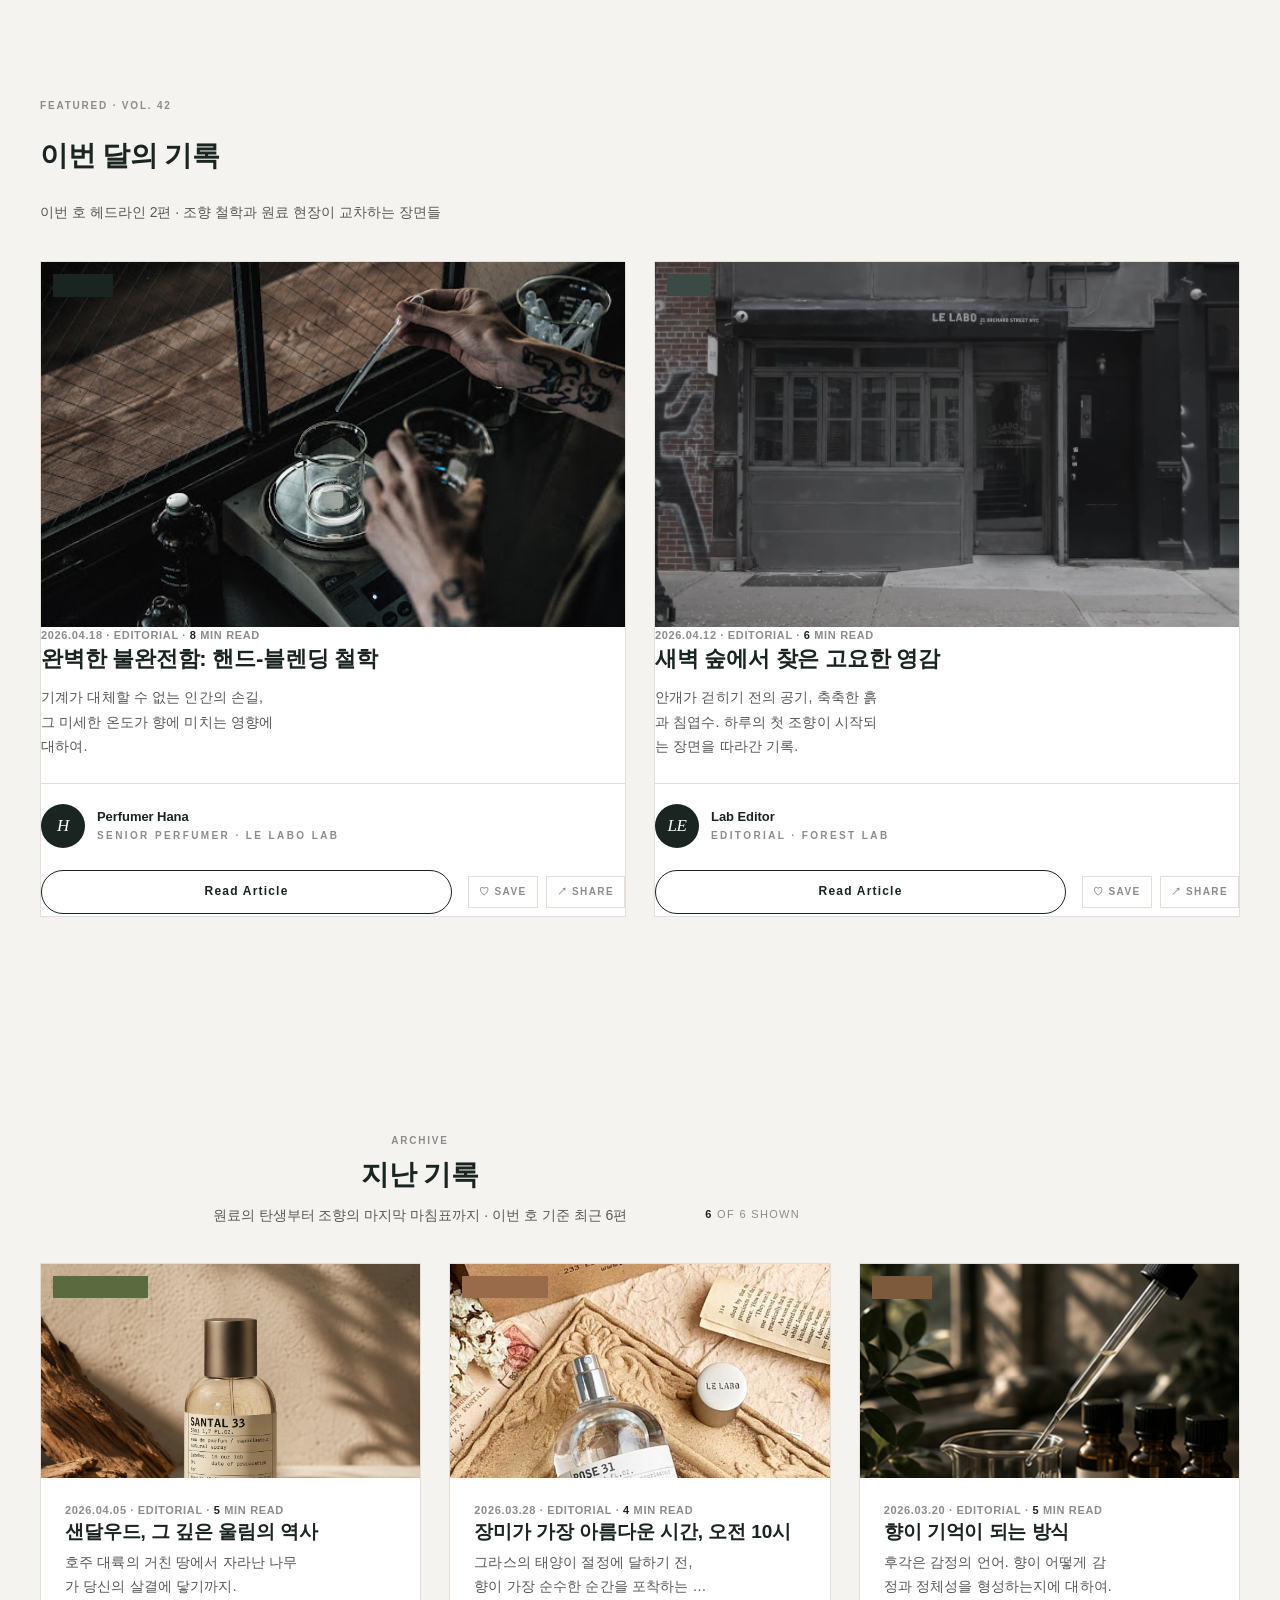
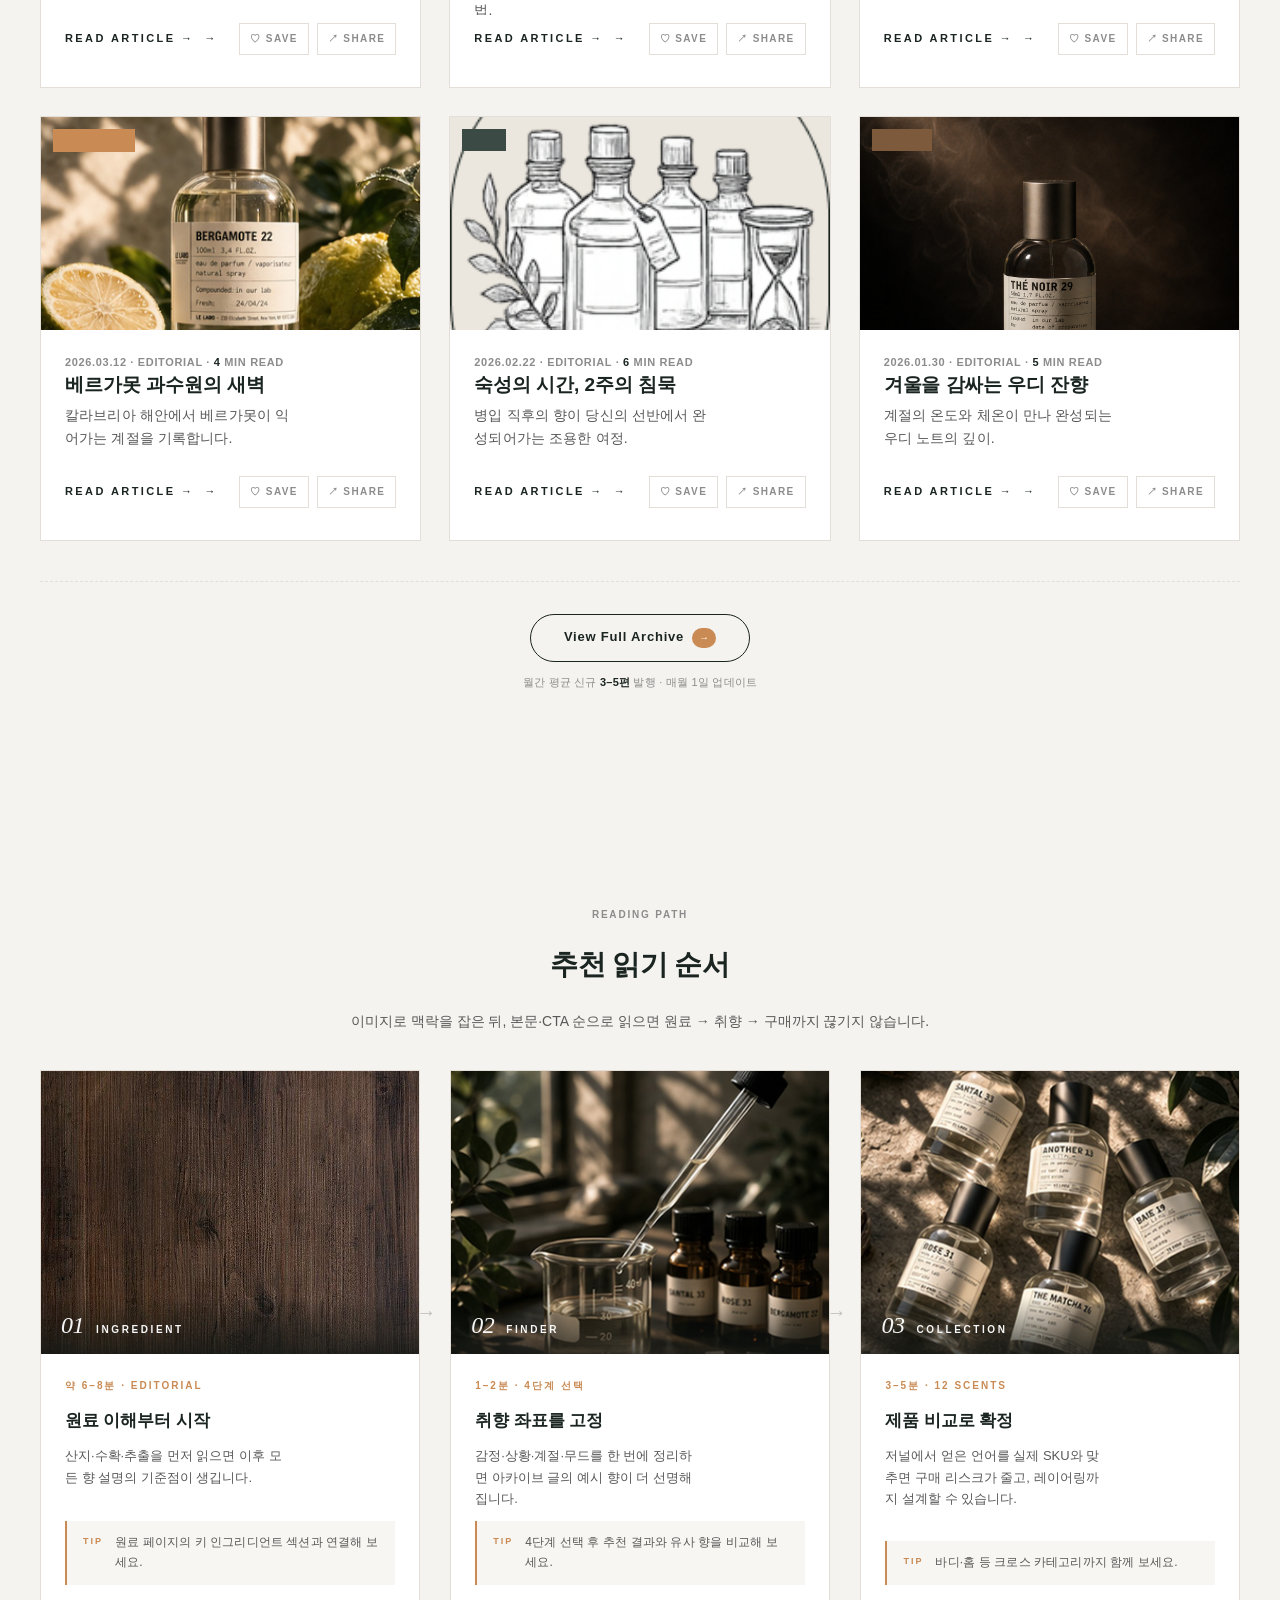
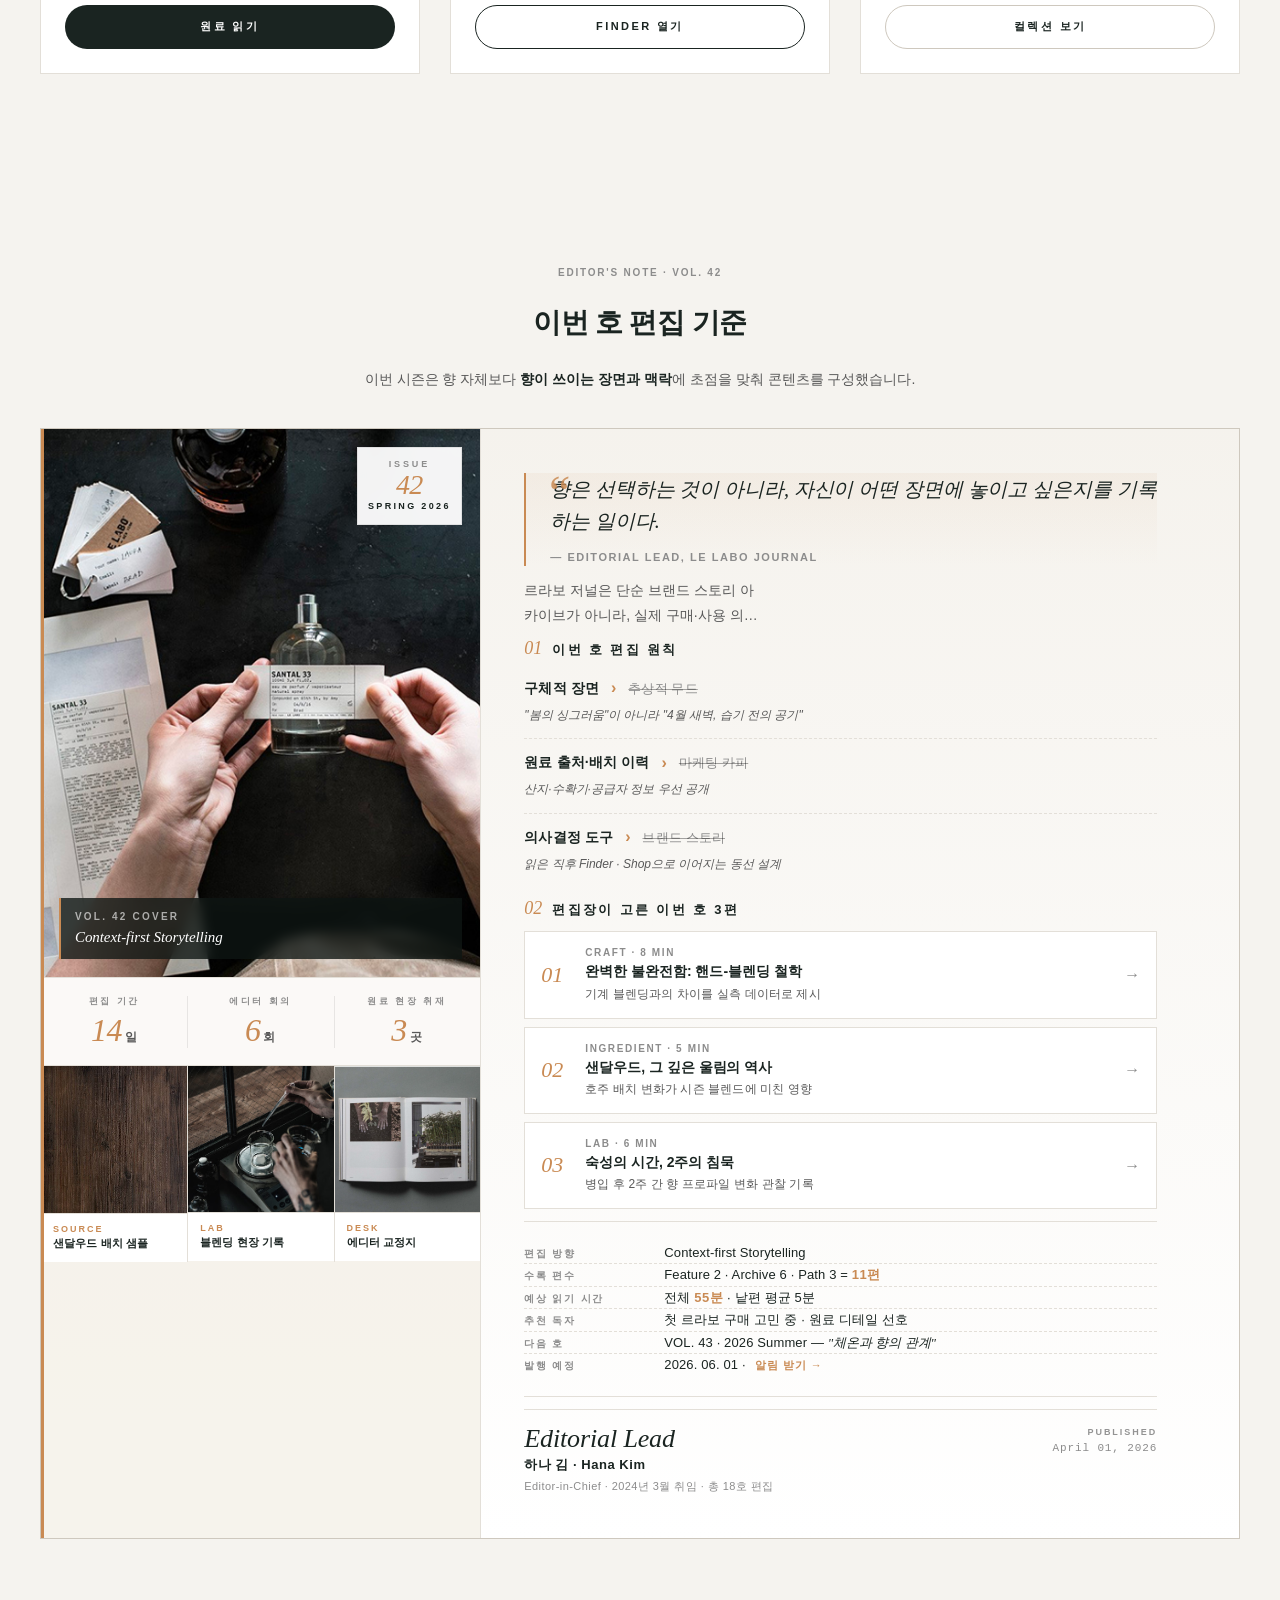
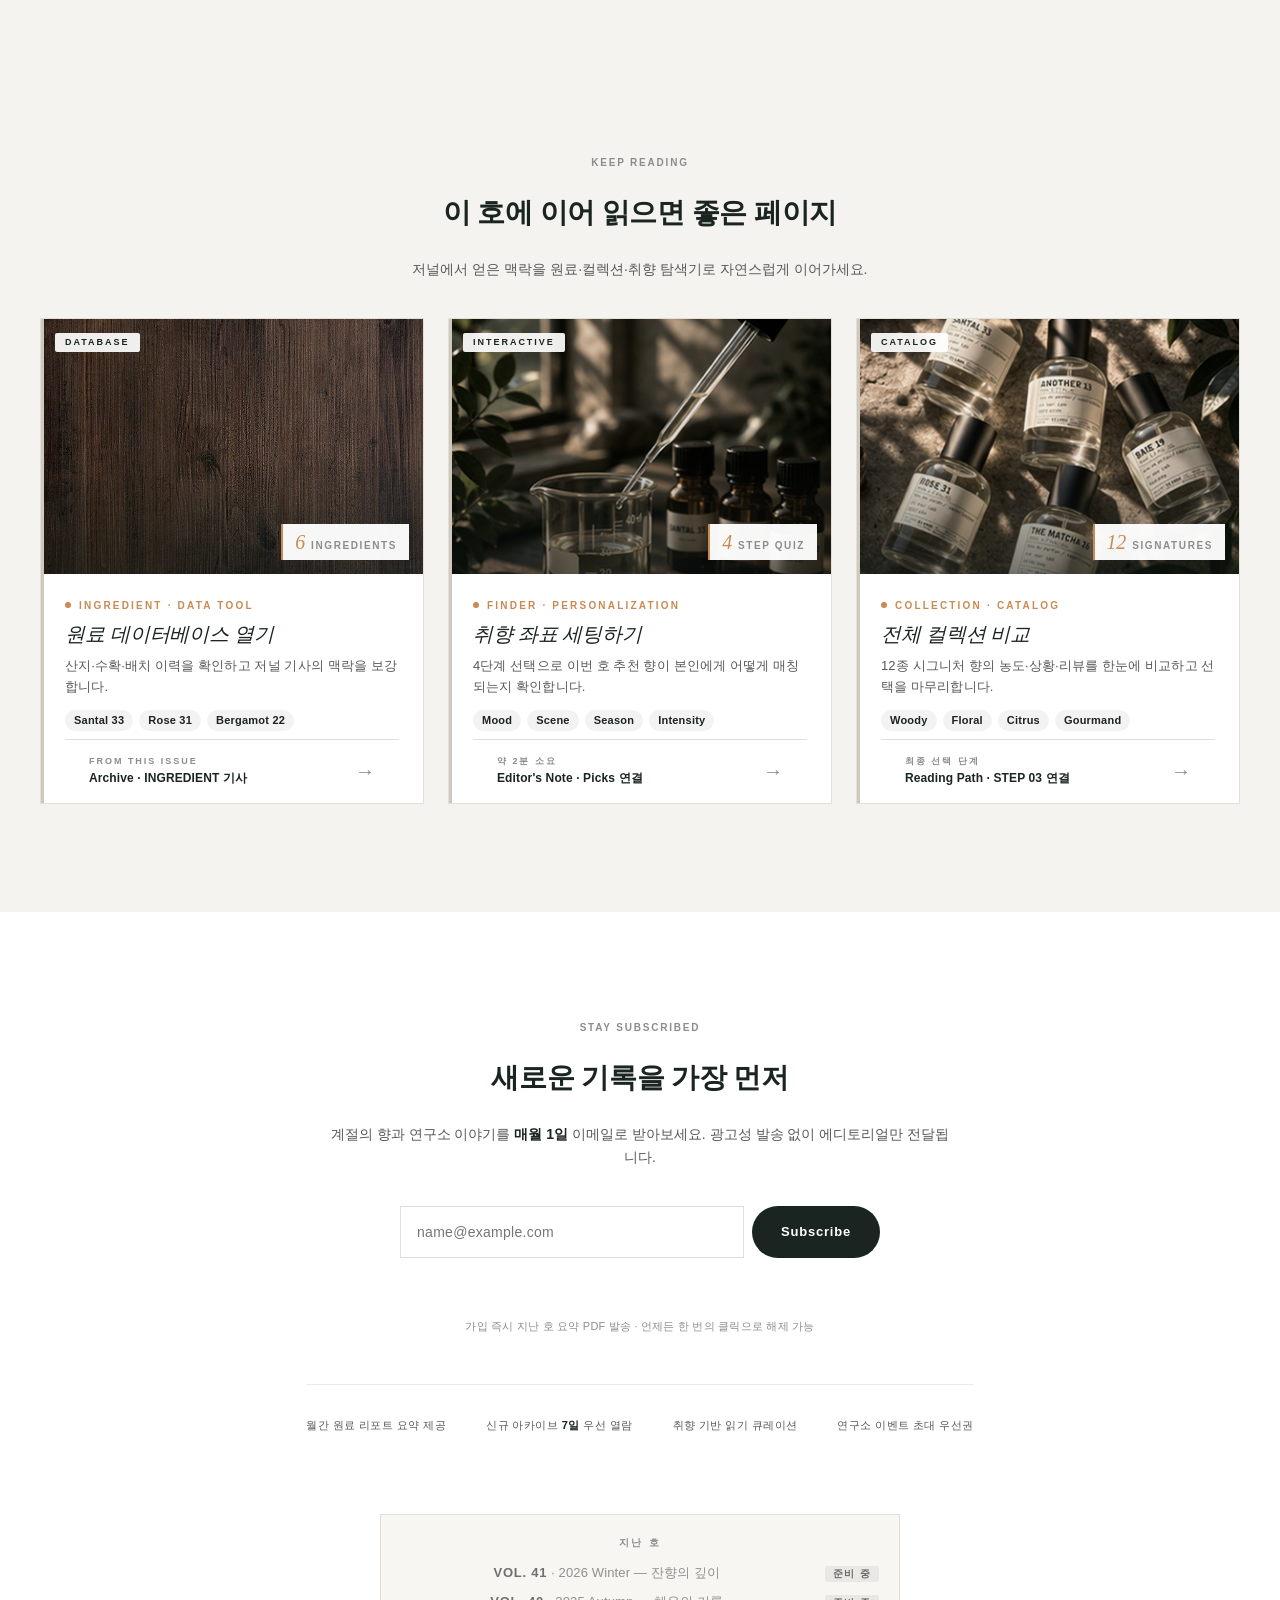
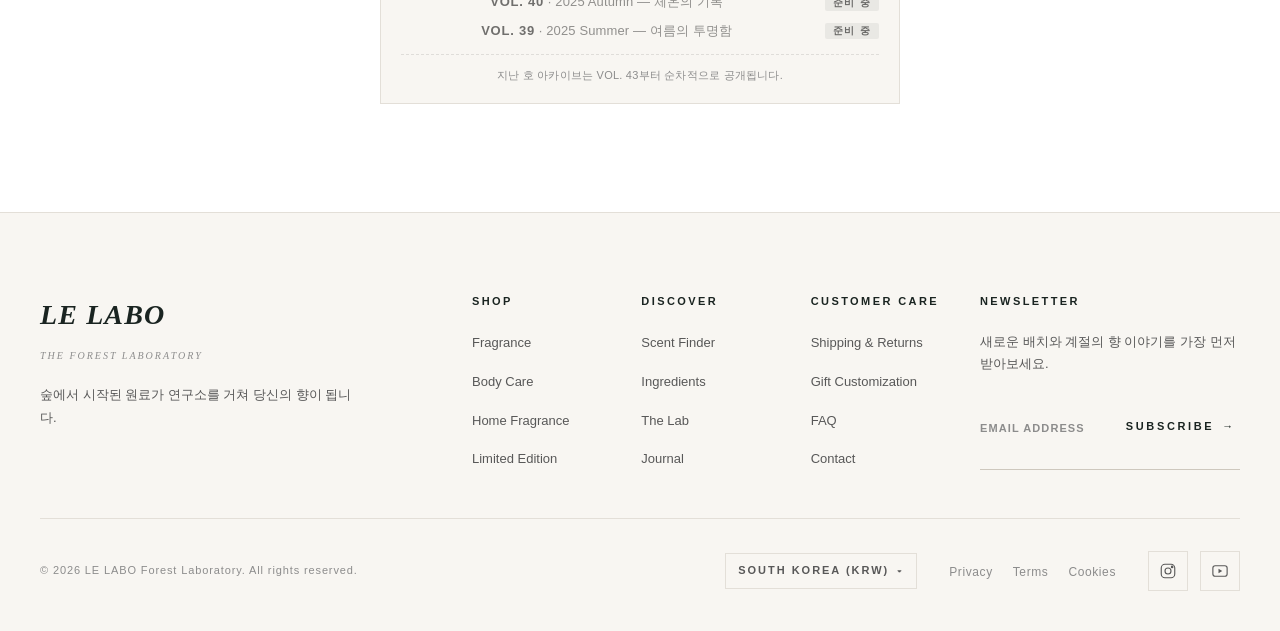
<file: journal.html>
<!DOCTYPE html>
<html lang="ko">

<head>
  <meta charset="UTF-8">
  <meta name="viewport" content="width=device-width, initial-scale=1.0">
  <meta name="description" content="르라보 저널 - 향과 사람, 그리고 연구소의 기록. 원료·조향·착용 맥락을 한 페이지에서 읽는 에디토리얼 아카이브.">
  <meta name="keywords" content="LE LABO Journal, 향 에디토리얼, 원료 스토리, 조향 기록, 연구소 기록">
  <meta name="theme-color" content="#1a2421">
  <meta name="format-detection" content="telephone=no">
  <meta name="author" content="LE LABO Forest Laboratory">
  <meta property="og:type" content="website">
  <meta property="og:site_name" content="LE LABO">
  <meta property="og:title" content="Journal · LE LABO Editorial Archive">
  <meta property="og:description" content="원료와 사람, 향기에 얽힌 깊은 서사를 기록하는 르라보 저널.">
  <meta property="og:image" content="./images/common/story.jpg">
  <meta name="twitter:card" content="summary_large_image">
  <title>Journal - LE LABO · Forest Laboratory</title>
  <link rel="stylesheet" href="./styles/reset.css">
  <link rel="stylesheet" href="./styles/common.css">
  <link rel="stylesheet" href="./styles/index.css">
  <link rel="stylesheet" href="./styles/journal.css">
  <link rel="stylesheet" href="./styles/responsive.css">
  <script src="./scripts/layout-system.js" defer></script>
</head>

<body class="page-journal">
  <div id="wrap">
    <a href="#main-content" class="skip-nav">본문 바로가기</a>
    <!--==================================== Header & Announcement Bar injected by layout-system.js =========================== -->
    <main id="main-content">
      <!-- ================================== BREADCRUMB =================================================================== -->
      <nav class="breadcrumb container" aria-label="경로 탐색">
        <ol>
          <li><a href="index.html">Home</a></li>
          <li aria-current="page">Journal</li>
        </ol>
      </nav>
      <!-- ================================ PAGE HEADER ================================================================= -->
      <header class="page-header journal-page-header">
        <div class="container">
          <p class="section-eyebrow">The JOURNAL · VOL. 42</p>
          <h1 class="page-title">조향의 기록</h1>
          <p class="section-desc">원료 데이터, 조향 철학, 착용 맥락까지 한 페이지에서 읽는 르라보 에디토리얼 아카이브.</p>
          <ul class="journal-header-meta" aria-label="저널 발행 정보">
            <li><strong>Issue</strong> · 2026 Spring</li>
            <li><strong>매월 1일</strong> 신규 발행 · 매주 화요일 아카이브 업데이트</li>
            <li><strong>누적 아카이브</strong> · 6 토픽 기반 분류</li>
            <li><strong>By</strong> Le Labo Editorial Team</li>
          </ul>
          <nav class="journal-topic-nav" aria-label="저널 토픽 바로가기">
            <a href="#section-snapshot" class="chip">Snapshot</a>
            <a href="#journal-filter-title" class="chip">Filter</a>
            <a href="#journal-featured-title" class="chip">Featured</a>
            <a href="#section-archive" class="chip">Archive</a>
            <a href="#section-reading-path" class="chip">Reading Path</a>
            <a href="#editor-note-title" class="chip">Editor's Note</a>
            <a href="#journal-cta-title" class="chip">Subscribe</a>
          </nav>
        </div>
      </header>
      <!-- ================================== JOURNAL SNAPSHOT ================================================= -->
      <section class="section journal journal-snapshot" id="section-snapshot" aria-labelledby="journal-snapshot-title">
        <div class="container">
          <div class="section-content">
            <div class="section-head section-head-center">
              <p class="section-eyebrow">Editorial Snapshot</p>
              <h2 id="journal-snapshot-title" class="section-title">이번 시즌 에디토리얼 지표</h2>
              <p class="section-desc">읽을거리 나열이 아닌, 현재 아카이브의 핵심 흐름을 먼저 제시합니다.</p>
            </div>
            <div class="section-body">
              <dl class="card-grid card-grid-4 journal-kpi-grid" aria-label="에디토리얼 핵심 지표">
                <div class="card journal-kpi-card" data-trend="up">
                  <div class="card-body">
                    <dt class="journal-kpi-label">New Stories</dt>
                    <dd class="journal-kpi-value" aria-label="12편, 전월 대비 3편 증가">12<span class="journal-kpi-unit">편</span></dd>
                    <p class="journal-kpi-delta is-up" aria-hidden="true">▲ +3 vs 지난달</p>
                    <p class="card-meta">최근 30일 신규 발행</p>
                  </div>
                </div>
                <div class="card journal-kpi-card" data-trend="flat">
                  <div class="card-body">
                    <dt class="journal-kpi-label">Avg Read Time</dt>
                    <dd class="journal-kpi-value" aria-label="5.6분, 목표 구간 내 유지">5.6<span class="journal-kpi-unit">min</span></dd>
                    <p class="journal-kpi-delta is-flat" aria-hidden="true">— 목표 5–7분 구간</p>
                    <p class="card-meta">기사당 평균 체류 시간</p>
                  </div>
                </div>
                <div class="card journal-kpi-card" data-trend="up">
                  <div class="card-body">
                    <dt class="journal-kpi-label">Most Read Topic</dt>
                    <dd class="journal-kpi-value journal-kpi-value--text" aria-label="가장 많이 읽은 토픽은 Ingredient, 34퍼센트">Ingredient</dd>
                    <p class="journal-kpi-delta is-up" aria-hidden="true">▲ 34% · 2위 Scent 22%</p>
                    <p class="card-meta">원료 스토리 카테고리 비중</p>
                  </div>
                </div>
                <div class="card journal-kpi-card" data-trend="up">
                  <div class="card-body">
                    <dt class="journal-kpi-label">Completion Rate</dt>
                    <dd class="journal-kpi-value" aria-label="78퍼센트, 전월 대비 6퍼센트포인트 상승">78<span class="journal-kpi-unit">%</span></dd>
                    <p class="journal-kpi-delta is-up" aria-hidden="true">▲ +6pt MoM</p>
                    <p class="card-meta">스크롤 80%+ 도달 비율</p>
                  </div>
                </div>
              </dl>
            </div>
          </div>
        </div>
      </section>
      <!-- ================================== TOPIC FILTER ================================================= -->
      <section class="section journal journal-filter" aria-labelledby="journal-filter-title">
        <div class="container">
          <div class="section-content section-content-narrow">
            <div class="section-head section-head-center">
              <p class="section-eyebrow">Topic Filter</p>
              <h2 id="journal-filter-title" class="section-title">관심 주제로 보기</h2>
              <p class="section-desc">필터를 선택하면 아카이브 카드가 주제별로 정렬됩니다.</p>
            </div>
            <div class="section-body">
              <div class="filter-chip-list journal-filter-chips" role="group" aria-label="저널 주제 필터">
                <button type="button" class="chip is-selected" data-journal-filter="all" aria-pressed="true">All <span class="chip-count">8</span></button>
                <button type="button" class="chip" data-journal-filter="craft" aria-pressed="false">Craft <span class="chip-count">1</span></button>
                <button type="button" class="chip" data-journal-filter="lab" aria-pressed="false">Lab <span class="chip-count">2</span></button>
                <button type="button" class="chip" data-journal-filter="ingredient" aria-pressed="false">Ingredient <span class="chip-count">1</span></button>
                <button type="button" class="chip" data-journal-filter="scent" aria-pressed="false">Scent <span class="chip-count">2</span></button>
                <button type="button" class="chip" data-journal-filter="seasonal" aria-pressed="false">Seasonal <span class="chip-count">1</span></button>
                <button type="button" class="chip" data-journal-filter="material" aria-pressed="false">Material <span class="chip-count">1</span></button>
              </div>
              <p class="journal-filter-status" id="journal-filter-status" aria-live="polite"><strong>전체</strong> 아카이브를 표시 중입니다 · <strong>8</strong>편의 기록</p>
            </div>
          </div>
        </div>
      </section>
      <!-- ======================================= FEATURED ARTICLE ======================================================= -->
      <section class="section journal" aria-labelledby="journal-featured-title">
        <div class="container">
          <div class="section-content">
            <div class="section-head">
              <p class="section-eyebrow">Featured · VOL. 42</p>
              <h2 id="journal-featured-title" class="section-title">이번 달의 기록</h2>
              <p class="section-desc">이번 호 헤드라인 2편 · 조향 철학과 원료 현장이 교차하는 장면들</p>
            </div>
            <div class="section-body">
              <div class="card-grid card-grid-2 journal-featured-grid">
                <article class="card journal-card journal-card--feature" data-topic="craft">
                  <figure class="card-media journal-card-media">
                    <span class="journal-tag journal-tag--craft">CRAFT</span>
                    <img src="./images/common/제조과정.jpg" alt="연구소에서 향을 배합하는 모습" width="800" height="520" loading="lazy" decoding="async" />
                    <figcaption class="sr-only">핸드 블렌딩과 공정 기록을 다루는 피처 기사</figcaption>
                  </figure>
                  <div class="card-body journal-card-body">
                    <p class="journal-card-meta-top"><time datetime="2026-04-18">2026.04.18</time> · Editorial · <strong>8</strong> min read</p>
                    <h3 class="card-title">완벽한 불완전함: 핸드-블렌딩 철학</h3>
                    <p class="card-desc">기계가 대체할 수 없는 인간의 손길, 그 미세한 온도가 향에 미치는 영향에 대하여.</p>
                    <div class="journal-author">
                      <span class="journal-author-avatar" aria-hidden="true">H</span>
                      <span class="journal-author-info">
                        <span class="journal-author-name">Perfumer Hana</span>
                        <span class="journal-author-role">Senior Perfumer · LE LABO Lab</span>
                      </span>
                    </div>
                    <div class="card-action journal-card-action">
                      <a href="detail.html" class="btn btn-secondary" aria-label="핸드 블렌딩 철학 전체 기사 읽기">Read Article</a>
                      <div class="journal-card-utility">
                        <button type="button" class="journal-icon-btn" data-save aria-label="핸드 블렌딩 철학 기사 저장" aria-pressed="false">
                          <span aria-hidden="true">♡</span>
                          <span class="journal-icon-btn-label">Save</span>
                        </button>
                        <button type="button" class="journal-icon-btn" data-share aria-label="핸드 블렌딩 철학 기사 공유">
                          <span aria-hidden="true">↗</span>
                          <span class="journal-icon-btn-label">Share</span>
                        </button>
                      </div>
                    </div>
                  </div>
                </article>
                <article class="card journal-card journal-card--feature" data-topic="lab">
                  <figure class="card-media journal-card-media">
                    <span class="journal-tag journal-tag--lab">LAB</span>
                    <img src="./images/common/라르보매장.jpg" alt="연구소와 매장의 라이트 무드" width="800" height="520" loading="lazy" decoding="async" />
                    <figcaption class="sr-only">실험실과 숲의 공기를 연결하는 랩 스토리</figcaption>
                  </figure>
                  <div class="card-body journal-card-body">
                    <p class="journal-card-meta-top"><time datetime="2026-04-12">2026.04.12</time> · Editorial · <strong>6</strong> min read</p>
                    <h3 class="card-title">새벽 숲에서 찾은 고요한 영감</h3>
                    <p class="card-desc">안개가 걷히기 전의 공기, 축축한 흙과 침엽수. 하루의 첫 조향이 시작되는 장면을 따라간 기록.</p>
                    <div class="journal-author">
                      <span class="journal-author-avatar" aria-hidden="true">LE</span>
                      <span class="journal-author-info">
                        <span class="journal-author-name">Lab Editor</span>
                        <span class="journal-author-role">Editorial · Forest Lab</span>
                      </span>
                    </div>
                    <div class="card-action journal-card-action">
                      <a href="ingredient.html" class="btn btn-secondary" aria-label="새벽 숲 기록 전체 기사 읽기">Read Article</a>
                      <div class="journal-card-utility">
                        <button type="button" class="journal-icon-btn" data-save aria-label="새벽 숲 기사 저장" aria-pressed="false">
                          <span aria-hidden="true">♡</span>
                          <span class="journal-icon-btn-label">Save</span>
                        </button>
                        <button type="button" class="journal-icon-btn" data-share aria-label="새벽 숲 기사 공유">
                          <span aria-hidden="true">↗</span>
                          <span class="journal-icon-btn-label">Share</span>
                        </button>
                      </div>
                    </div>
                  </div>
                </article>
              </div>
            </div>
          </div>
        </div>
      </section>
      <!-- ==================================================== ARTICLE GRID ============================================== -->
      <section class="section journal" id="section-archive" aria-labelledby="journal-list-title">
        <div class="container">
          <div class="section-content">
            <div class="section-head journal-archive-head">
              <div>
                <p class="section-eyebrow">Archive</p>
                <h2 id="journal-list-title" class="section-title">지난 기록</h2>
                <p class="section-desc">원료의 탄생부터 조향의 마지막 마침표까지 · 이번 호 기준 최근 6편</p>
              </div>
              <p class="journal-archive-count" aria-live="polite"><strong id="journal-visible-count">6</strong> of <span id="journal-total-count">6</span> shown</p>
            </div>
            <div class="section-body">
              <div class="card-grid card-grid-3 journal-archive-grid">
                <article class="card journal-card journal-card--archive" data-topic="ingredient">
                  <figure class="card-media journal-card-media">
                    <span class="journal-tag journal-tag--ingredient">INGREDIENT</span>
                    <img src="./images/common/santal33.png" alt="샌달우드와 우디 원료의 질감" width="640" height="420" loading="lazy" decoding="async" />
                    <figcaption class="sr-only">샌달우드 원료 스토리 아카이브</figcaption>
                  </figure>
                  <div class="card-body journal-card-body">
                    <p class="journal-card-meta-top"><time datetime="2026-04-05">2026.04.05</time> · Editorial · <strong>5</strong> min read</p>
                    <h3 class="card-title">샌달우드, 그 깊은 울림의 역사</h3>
                    <p class="card-desc">호주 대륙의 거친 땅에서 자라난 나무가 당신의 살결에 닿기까지.</p>
                    <div class="card-action journal-card-action">
                      <a href="ingredient.html#key-ingredients-title" class="text-link journal-read-link" aria-label="샌달우드 이야기 읽기">Read Article →</a>
                      <div class="journal-card-utility">
                        <button type="button" class="journal-icon-btn" data-save aria-label="샌달우드 기사 저장" aria-pressed="false">
                          <span aria-hidden="true">♡</span>
                          <span class="journal-icon-btn-label">Save</span>
                        </button>
                        <button type="button" class="journal-icon-btn" data-share aria-label="샌달우드 기사 공유">
                          <span aria-hidden="true">↗</span>
                          <span class="journal-icon-btn-label">Share</span>
                        </button>
                      </div>
                    </div>
                  </div>
                </article>
                <article class="card journal-card journal-card--archive" data-topic="seasonal">
                  <figure class="card-media journal-card-media">
                    <span class="journal-tag journal-tag--seasonal">SEASONAL</span>
                    <img src="./images/common/로즈31.jpg" alt="장미 수확과 그라스의 아침 햇살" width="640" height="420" loading="lazy" decoding="async" />
                    <figcaption class="sr-only">시즈널 플로럴 소싱 기록</figcaption>
                  </figure>
                  <div class="card-body journal-card-body">
                    <p class="journal-card-meta-top"><time datetime="2026-03-28">2026.03.28</time> · Editorial · <strong>4</strong> min read</p>
                    <h3 class="card-title">장미가 가장 아름다운 시간, 오전 10시</h3>
                    <p class="card-desc">그라스의 태양이 절정에 달하기 전, 향이 가장 순수한 순간을 포착하는 방법.</p>
                    <div class="card-action journal-card-action">
                      <a href="ingredient.html#sourcing-title" class="text-link journal-read-link" aria-label="장미 수확 기록 읽기">Read Article →</a>
                      <div class="journal-card-utility">
                        <button type="button" class="journal-icon-btn" data-save aria-label="장미 수확 기사 저장" aria-pressed="false">
                          <span aria-hidden="true">♡</span>
                          <span class="journal-icon-btn-label">Save</span>
                        </button>
                        <button type="button" class="journal-icon-btn" data-share aria-label="장미 수확 기사 공유">
                          <span aria-hidden="true">↗</span>
                          <span class="journal-icon-btn-label">Share</span>
                        </button>
                      </div>
                    </div>
                  </div>
                </article>
                <article class="card journal-card journal-card--archive" data-topic="scent">
                  <figure class="card-media journal-card-media">
                    <span class="journal-tag journal-tag--scent">SCENT</span>
                    <img src="./images/common/나만의향.jpg" alt="향과 기억을 연결하는 탐색 무드" width="640" height="420" loading="lazy" decoding="async" />
                    <figcaption class="sr-only">후각과 정체성 에세이</figcaption>
                  </figure>
                  <div class="card-body journal-card-body">
                    <p class="journal-card-meta-top"><time datetime="2026-03-20">2026.03.20</time> · Editorial · <strong>5</strong> min read</p>
                    <h3 class="card-title">향이 기억이 되는 방식</h3>
                    <p class="card-desc">후각은 감정의 언어. 향이 어떻게 감정과 정체성을 형성하는지에 대하여.</p>
                    <div class="card-action journal-card-action">
                      <a href="finder.html" class="text-link journal-read-link" aria-label="향과 기억 이야기 읽기">Read Article →</a>
                      <div class="journal-card-utility">
                        <button type="button" class="journal-icon-btn" data-save aria-label="향과 기억 기사 저장" aria-pressed="false">
                          <span aria-hidden="true">♡</span>
                          <span class="journal-icon-btn-label">Save</span>
                        </button>
                        <button type="button" class="journal-icon-btn" data-share aria-label="향과 기억 기사 공유">
                          <span aria-hidden="true">↗</span>
                          <span class="journal-icon-btn-label">Share</span>
                        </button>
                      </div>
                    </div>
                  </div>
                </article>
                <article class="card journal-card journal-card--archive" data-topic="material">
                  <figure class="card-media journal-card-media">
                    <span class="journal-tag journal-tag--material">MATERIAL</span>
                    <img src="./images/common/베르가못2222.jpg" alt="칼라브리아 베르가못 과원의 새벽" width="640" height="420" loading="lazy" decoding="async" />
                    <figcaption class="sr-only">시트러스 원료 머티리얼 기록</figcaption>
                  </figure>
                  <div class="card-body journal-card-body">
                    <p class="journal-card-meta-top"><time datetime="2026-03-12">2026.03.12</time> · Editorial · <strong>4</strong> min read</p>
                    <h3 class="card-title">베르가못 과수원의 새벽</h3>
                    <p class="card-desc">칼라브리아 해안에서 베르가못이 익어가는 계절을 기록합니다.</p>
                    <div class="card-action journal-card-action">
                      <a href="shop.html" class="text-link journal-read-link" aria-label="베르가못 기록 읽기">Read Article →</a>
                      <div class="journal-card-utility">
                        <button type="button" class="journal-icon-btn" data-save aria-label="베르가못 기사 저장" aria-pressed="false">
                          <span aria-hidden="true">♡</span>
                          <span class="journal-icon-btn-label">Save</span>
                        </button>
                        <button type="button" class="journal-icon-btn" data-share aria-label="베르가못 기사 공유">
                          <span aria-hidden="true">↗</span>
                          <span class="journal-icon-btn-label">Share</span>
                        </button>
                      </div>
                    </div>
                  </div>
                </article>
                <article class="card journal-card journal-card--archive" data-topic="lab">
                  <figure class="card-media journal-card-media">
                    <span class="journal-tag journal-tag--lab">LAB</span>
                    <img src="./images/common/bg3.png" alt="숙성과 안정화를 위한 실험실 환경" width="640" height="420" loading="lazy" decoding="async" />
                    <figcaption class="sr-only">숙성 프로세스 랩 노트</figcaption>
                  </figure>
                  <div class="card-body journal-card-body">
                    <p class="journal-card-meta-top"><time datetime="2026-02-22">2026.02.22</time> · Editorial · <strong>6</strong> min read</p>
                    <h3 class="card-title">숙성의 시간, 2주의 침묵</h3>
                    <p class="card-desc">병입 직후의 향이 당신의 선반에서 완성되어가는 조용한 여정.</p>
                    <div class="card-action journal-card-action">
                      <a href="detail.html#story-title" class="text-link journal-read-link" aria-label="숙성 기록 읽기">Read Article →</a>
                      <div class="journal-card-utility">
                        <button type="button" class="journal-icon-btn" data-save aria-label="숙성 기록 기사 저장" aria-pressed="false">
                          <span aria-hidden="true">♡</span>
                          <span class="journal-icon-btn-label">Save</span>
                        </button>
                        <button type="button" class="journal-icon-btn" data-share aria-label="숙성 기록 기사 공유">
                          <span aria-hidden="true">↗</span>
                          <span class="journal-icon-btn-label">Share</span>
                        </button>
                      </div>
                    </div>
                  </div>
                </article>
                <article class="card journal-card journal-card--archive" data-topic="scent">
                  <figure class="card-media journal-card-media">
                    <span class="journal-tag journal-tag--scent">SCENT</span>
                    <img src="./images/common/noir29.png" alt="겨울 밤의 우디·티 어코드" width="640" height="420" loading="lazy" decoding="async" />
                    <figcaption class="sr-only">시즌 우디 잔향 에디토리얼</figcaption>
                  </figure>
                  <div class="card-body journal-card-body">
                    <p class="journal-card-meta-top"><time datetime="2026-01-30">2026.01.30</time> · Editorial · <strong>5</strong> min read</p>
                    <h3 class="card-title">겨울을 감싸는 우디 잔향</h3>
                    <p class="card-desc">계절의 온도와 체온이 만나 완성되는 우디 노트의 깊이.</p>
                    <div class="card-action journal-card-action">
                      <a href="shop.html" class="text-link journal-read-link" aria-label="겨울 우디 노트 읽기">Read Article →</a>
                      <div class="journal-card-utility">
                        <button type="button" class="journal-icon-btn" data-save aria-label="겨울 우디 기사 저장" aria-pressed="false">
                          <span aria-hidden="true">♡</span>
                          <span class="journal-icon-btn-label">Save</span>
                        </button>
                        <button type="button" class="journal-icon-btn" data-share aria-label="겨울 우디 기사 공유">
                          <span aria-hidden="true">↗</span>
                          <span class="journal-icon-btn-label">Share</span>
                        </button>
                      </div>
                    </div>
                  </div>
                </article>
              </div>
              <p class="journal-empty" id="journal-empty" hidden>선택한 주제의 아카이브가 없습니다. 다른 필터를 선택해 주세요.</p>
              <div class="journal-load-more">
                <a href="#section-archive" class="btn btn-secondary" id="journal-view-all" aria-label="전체 아카이브 페이지 보기">
                  <span>View Full Archive</span>
                  <span class="journal-load-badge" aria-hidden="true">→</span>
                </a>
                <p class="journal-load-note">월간 평균 신규 <strong>3–5편</strong> 발행 · 매월 1일 업데이트</p>
              </div>
            </div>
          </div>
        </div>
      </section>
      <!-- ================================== READING PATH ================================================= -->
      <section class="section journal reading-path" id="section-reading-path" aria-labelledby="reading-path-title">
        <div class="container">
          <div class="section-content">
            <div class="section-head section-head-center">
              <p class="section-eyebrow">Reading Path</p>
              <h2 id="reading-path-title" class="section-title">추천 읽기 순서</h2>
              <p class="section-desc">이미지로 맥락을 잡은 뒤, 본문·CTA 순으로 읽으면 원료 → 취향 → 구매까지 끊기지 않습니다.</p>
            </div>
            <div class="section-body">
              <ol class="journal-path-grid">
                <li class="journal-path-item">
                  <article class="card journal-path-card">
                    <figure class="journal-path-visual">
                      <img src="./images/common/샌달우드.jpg" width="720" height="420" alt="원료 산지와 추출 과정을 상징하는 장면" loading="lazy" decoding="async" />
                      <figcaption class="journal-path-overlay">
                        <span class="path-index" aria-hidden="true">01</span>
                        <span class="path-label">INGREDIENT</span>
                      </figcaption>
                    </figure>
                    <div class="card-body journal-path-body">
                      <p class="journal-path-duration">약 6–8분 · Editorial</p>
                      <h3 class="card-title">원료 이해부터 시작</h3>
                      <p class="card-desc">산지·수확·추출을 먼저 읽으면 이후 모든 향 설명의 기준점이 생깁니다.</p>
                      <p class="path-hint"><span class="path-hint-label">TIP</span>원료 페이지의 키 인그리디언트 섹션과 연결해 보세요.</p>
                      <div class="card-action">
                        <a href="ingredient.html" class="btn btn-primary" aria-label="원료 인그리디언트 페이지로 이동">원료 읽기</a>
                      </div>
                    </div>
                  </article>
                </li>
                <li class="journal-path-item">
                  <article class="card journal-path-card">
                    <figure class="journal-path-visual">
                      <img src="./images/common/나만의향.jpg" width="720" height="420" alt="취향 탐색과 개인적 향 경험을 상징하는 장면" loading="lazy" decoding="async" />
                      <figcaption class="journal-path-overlay">
                        <span class="path-index" aria-hidden="true">02</span>
                        <span class="path-label">FINDER</span>
                      </figcaption>
                    </figure>
                    <div class="card-body journal-path-body">
                      <p class="journal-path-duration">1–2분 · 4단계 선택</p>
                      <h3 class="card-title">취향 좌표를 고정</h3>
                      <p class="card-desc">감정·상황·계절·무드를 한 번에 정리하면 아카이브 글의 예시 향이 더 선명해집니다.</p>
                      <p class="path-hint"><span class="path-hint-label">TIP</span>4단계 선택 후 추천 결과와 유사 향을 비교해 보세요.</p>
                      <div class="card-action">
                        <a href="finder.html" class="btn btn-secondary" aria-label="향 찾기 페이지로 이동">Finder 열기</a>
                      </div>
                    </div>
                  </article>
                </li>
                <li class="journal-path-item">
                  <article class="card journal-path-card">
                    <figure class="journal-path-visual">
                      <img src="./images/common/베스트향수.jpg" width="720" height="420" alt="컬렉션과 제품 비교를 상징하는 장면" loading="lazy" decoding="async" />
                      <figcaption class="journal-path-overlay">
                        <span class="path-index" aria-hidden="true">03</span>
                        <span class="path-label">COLLECTION</span>
                      </figcaption>
                    </figure>
                    <div class="card-body journal-path-body">
                      <p class="journal-path-duration">3–5분 · 12 scents</p>
                      <h3 class="card-title">제품 비교로 확정</h3>
                      <p class="card-desc">저널에서 얻은 언어를 실제 SKU와 맞추면 구매 리스크가 줄고, 레이어링까지 설계할 수 있습니다.</p>
                      <p class="path-hint"><span class="path-hint-label">TIP</span>바디·홈 등 크로스 카테고리까지 함께 보세요.</p>
                      <div class="card-action">
                        <a href="shop.html" class="btn btn-ghost" aria-label="샵 컬렉션으로 이동">컬렉션 보기</a>
                      </div>
                    </div>
                  </article>
                </li>
              </ol>
            </div>
          </div>
        </div>
      </section>
      <!-- ================================== EDITOR NOTE ================================================= -->
      <section class="section journal editor-note" aria-labelledby="editor-note-title">
        <div class="container">
          <div class="section-content">
            <div class="section-head section-head-center">
              <p class="section-eyebrow">Editor's Note · VOL. 42</p>
              <h2 id="editor-note-title" class="section-title">이번 호 편집 기준</h2>
              <p class="section-desc">이번 시즌은 향 자체보다 <strong>향이 쓰이는 장면과 맥락</strong>에 초점을 맞춰 콘텐츠를 구성했습니다.</p>
            </div>
            <div class="section-body">
              <article class="card journal-editor-highlight">
                <div class="journal-editor-visual">
                  <figure class="journal-editor-cover">
                    <img src="./images/common/라벨링.png" width="720" height="840" alt="조향 과정을 맥락과 장면으로 기록하는 에디토리얼 작업 장면" loading="lazy" decoding="async" />
                    <figcaption class="journal-editor-visual-cap">
                      <span class="journal-editor-visual-cap-kicker">Vol. 42 Cover</span>
                      <span class="journal-editor-visual-cap-title">Context-first Storytelling</span>
                    </figcaption>
                    <span class="journal-editor-cover-badge" aria-label="2026년 봄 이슈">
                      <span class="cover-badge-label">Issue</span>
                      <span class="cover-badge-value">42</span>
                      <span class="cover-badge-season">Spring 2026</span>
                    </span>
                  </figure>

                  <dl class="journal-editor-stats" aria-label="이번 호 편집 프로덕션 지표">
                    <div>
                      <dt>편집 기간</dt>
                      <dd><span class="stat-num">14</span><span class="stat-unit">일</span></dd>
                    </div>
                    <div>
                      <dt>에디터 회의</dt>
                      <dd><span class="stat-num">6</span><span class="stat-unit">회</span></dd>
                    </div>
                    <div>
                      <dt>원료 현장 취재</dt>
                      <dd><span class="stat-num">3</span><span class="stat-unit">곳</span></dd>
                    </div>
                  </dl>

                  <ul class="journal-editor-strip" aria-label="이번 호 서브 이미지">
                    <li>
                      <figure class="journal-editor-strip-item">
                        <img src="./images/common/샌달우드.jpg" width="300" height="300" alt="호주 샌달우드 원목 배치 샘플" loading="lazy" decoding="async" />
                        <figcaption>
                          <span class="strip-kicker">Source</span>
                          <span class="strip-label">샌달우드 배치 샘플</span>
                        </figcaption>
                      </figure>
                    </li>
                    <li>
                      <figure class="journal-editor-strip-item">
                        <img src="./images/common/제조과정.jpg" width="300" height="300" alt="연구소 블렌딩 데스크에서 진행 중인 조향 기록" loading="lazy" decoding="async" />
                        <figcaption>
                          <span class="strip-kicker">Lab</span>
                          <span class="strip-label">블렌딩 현장 기록</span>
                        </figcaption>
                      </figure>
                    </li>
                    <li>
                      <figure class="journal-editor-strip-item">
                        <img src="./images/common/기록.png" width="300" height="300" alt="에디터 노트와 교정지가 놓인 작업 데스크" loading="lazy" decoding="async" />
                        <figcaption>
                          <span class="strip-kicker">Desk</span>
                          <span class="strip-label">에디터 교정지</span>
                        </figcaption>
                      </figure>
                    </li>
                  </ul>
                </div>
                <div class="card-body journal-editor-body">
                  <blockquote class="journal-editor-quote">
                    <p>향은 선택하는 것이 아니라, 자신이 어떤 장면에 놓이고 싶은지를 기록하는 일이다.</p>
                    <cite>— Editorial Lead, LE LABO Journal</cite>
                  </blockquote>

                  <p class="card-desc journal-editor-body-copy">르라보 저널은 단순 브랜드 스토리 아카이브가 아니라, 실제 구매·사용 의사결정을 돕는 읽기 도구를 지향합니다. 이번 호는 원료의 출처 신뢰성, 조향 의도, 착용 장면을 한 흐름으로 연결해 배치했습니다.</p>

                  <!-- Editorial Principles (NEW) -->
                  <section class="journal-editor-principles" aria-labelledby="editor-principles-title">
                    <h3 id="editor-principles-title" class="journal-editor-subtitle">
                      <span class="journal-editor-subtitle-num">01</span>
                      <span>이번 호 편집 원칙</span>
                    </h3>
                    <ul class="journal-editor-principles-list">
                      <li>
                        <span class="principle-chose">구체적 장면</span>
                        <span class="principle-arrow" aria-hidden="true">›</span>
                        <span class="principle-over">추상적 무드</span>
                        <span class="principle-note">"봄의 싱그러움"이 아니라 "4월 새벽, 습기 전의 공기"</span>
                      </li>
                      <li>
                        <span class="principle-chose">원료 출처·배치 이력</span>
                        <span class="principle-arrow" aria-hidden="true">›</span>
                        <span class="principle-over">마케팅 카피</span>
                        <span class="principle-note">산지·수확기·공급자 정보 우선 공개</span>
                      </li>
                      <li>
                        <span class="principle-chose">의사결정 도구</span>
                        <span class="principle-arrow" aria-hidden="true">›</span>
                        <span class="principle-over">브랜드 스토리</span>
                        <span class="principle-note">읽은 직후 Finder · Shop으로 이어지는 동선 설계</span>
                      </li>
                    </ul>
                  </section>

                  <!-- This Issue Highlights (NEW) -->
                  <section class="journal-editor-picks" aria-labelledby="editor-picks-title">
                    <h3 id="editor-picks-title" class="journal-editor-subtitle">
                      <span class="journal-editor-subtitle-num">02</span>
                      <span>편집장이 고른 이번 호 3편</span>
                    </h3>
                    <ol class="journal-editor-picks-list">
                      <li>
                        <a class="journal-editor-pick" href="#journal-featured-title">
                          <span class="pick-num">01</span>
                          <span class="pick-body">
                            <span class="pick-kicker">CRAFT · 8 min</span>
                            <span class="pick-title">완벽한 불완전함: 핸드-블렌딩 철학</span>
                            <span class="pick-reason">기계 블렌딩과의 차이를 실측 데이터로 제시</span>
                          </span>
                          <span class="pick-cue" aria-hidden="true">→</span>
                        </a>
                      </li>
                      <li>
                        <a class="journal-editor-pick" href="#section-archive">
                          <span class="pick-num">02</span>
                          <span class="pick-body">
                            <span class="pick-kicker">INGREDIENT · 5 min</span>
                            <span class="pick-title">샌달우드, 그 깊은 울림의 역사</span>
                            <span class="pick-reason">호주 배치 변화가 시즌 블렌드에 미친 영향</span>
                          </span>
                          <span class="pick-cue" aria-hidden="true">→</span>
                        </a>
                      </li>
                      <li>
                        <a class="journal-editor-pick" href="#section-archive">
                          <span class="pick-num">03</span>
                          <span class="pick-body">
                            <span class="pick-kicker">LAB · 6 min</span>
                            <span class="pick-title">숙성의 시간, 2주의 침묵</span>
                            <span class="pick-reason">병입 후 2주 간 향 프로파일 변화 관찰 기록</span>
                          </span>
                          <span class="pick-cue" aria-hidden="true">→</span>
                        </a>
                      </li>
                    </ol>
                  </section>

                  <!-- Facts (expanded) -->
                  <dl class="journal-editor-facts">
                    <div>
                      <dt>편집 방향</dt>
                      <dd>Context-first Storytelling</dd>
                    </div>
                    <div>
                      <dt>수록 편수</dt>
                      <dd>Feature 2 · Archive 6 · Path 3 = <strong>11편</strong></dd>
                    </div>
                    <div>
                      <dt>예상 읽기 시간</dt>
                      <dd>전체 <strong>55분</strong> · 낱편 평균 5분</dd>
                    </div>
                    <div>
                      <dt>추천 독자</dt>
                      <dd>첫 르라보 구매 고민 중 · 원료 디테일 선호</dd>
                    </div>
                    <div>
                      <dt>다음 호</dt>
                      <dd>VOL. 43 · 2026 Summer — <em>"체온과 향의 관계"</em></dd>
                    </div>
                    <div>
                      <dt>발행 예정</dt>
                      <dd>
                        <time datetime="2026-06-01">2026. 06. 01</time> ·
                        <a href="#journal-cta-title" class="journal-editor-facts-link">알림 받기 →</a>
                      </dd>
                    </div>
                  </dl>

                  <!-- Signature (upgraded) -->
                  <div class="journal-editor-signature">
                    <div class="journal-editor-signoff">
                      <span class="journal-editor-signoff-script">Editorial Lead</span>
                      <span class="journal-editor-signoff-name">하나 김 · Hana Kim</span>
                      <span class="journal-editor-signoff-role">Editor-in-Chief · 2024년 3월 취임 · 총 18호 편집</span>
                    </div>
                    <div class="journal-editor-signoff-date">
                      <span class="journal-editor-signoff-date-label">Published</span>
                      <time datetime="2026-04-01">April 01, 2026</time>
                    </div>
                  </div>
                </div>
              </article>
            </div>
          </div>
        </div>
      </section>
      <!-- ================================== RELATED TOPICS ================================================= -->
      <section class="section journal journal-related" aria-labelledby="journal-related-title">
        <div class="container">
          <div class="section-content">
            <div class="section-head section-head-center">
              <p class="section-eyebrow">Keep Reading</p>
              <h2 id="journal-related-title" class="section-title">이 호에 이어 읽으면 좋은 페이지</h2>
              <p class="section-desc">저널에서 얻은 맥락을 원료·컬렉션·취향 탐색기로 자연스럽게 이어가세요.</p>
            </div>
            <div class="section-body">
              <ul class="journal-related-grid">
                <li>
                  <a class="journal-related-link" href="ingredient.html" aria-label="원료 데이터베이스 열기, 6가지 시그니처 원료 탐색">
                    <figure class="journal-related-media">
                      <img src="./images/common/샌달우드.jpg" alt="원료 데이터베이스 연결용 샌달우드 텍스처 이미지" width="480" height="320" loading="lazy" decoding="async" />
                      <span class="journal-related-type" aria-hidden="true">Database</span>
                      <span class="journal-related-badge" aria-hidden="true">
                        <span class="badge-num">6</span>
                        <span class="badge-unit">Ingredients</span>
                      </span>
                    </figure>
                    <div class="journal-related-body">
                      <span class="journal-related-kicker">
                        <span class="kicker-dot" aria-hidden="true"></span>
                        Ingredient · Data Tool
                      </span>
                      <span class="journal-related-title">원료 데이터베이스 열기</span>
                      <span class="journal-related-desc">산지·수확·배치 이력을 확인하고 저널 기사의 맥락을 보강합니다.</span>
                      <ul class="journal-related-tags" aria-label="주요 원료">
                        <li>Santal 33</li>
                        <li>Rose 31</li>
                        <li>Bergamot 22</li>
                      </ul>
                      <div class="journal-related-foot">
                        <span class="journal-related-bridge">
                          <span class="bridge-label">From this issue</span>
                          <span class="bridge-link">Archive · INGREDIENT 기사</span>
                        </span>
                        <span class="journal-related-cue" aria-hidden="true">→</span>
                      </div>
                    </div>
                  </a>
                </li>
                <li>
                  <a class="journal-related-link" href="finder.html" aria-label="향 찾기 퀴즈 시작하기, 4단계 약 2분 소요">
                    <figure class="journal-related-media">
                      <img src="./images/common/나만의향.jpg" alt="취향 탐색기 연결용 퍼스널 향 선택 이미지" width="480" height="320" loading="lazy" decoding="async" />
                      <span class="journal-related-type" aria-hidden="true">Interactive</span>
                      <span class="journal-related-badge" aria-hidden="true">
                        <span class="badge-num">4</span>
                        <span class="badge-unit">Step Quiz</span>
                      </span>
                    </figure>
                    <div class="journal-related-body">
                      <span class="journal-related-kicker">
                        <span class="kicker-dot" aria-hidden="true"></span>
                        Finder · Personalization
                      </span>
                      <span class="journal-related-title">취향 좌표 세팅하기</span>
                      <span class="journal-related-desc">4단계 선택으로 이번 호 추천 향이 본인에게 어떻게 매칭되는지 확인합니다.</span>
                      <ul class="journal-related-tags" aria-label="탐색 축">
                        <li>Mood</li>
                        <li>Scene</li>
                        <li>Season</li>
                        <li>Intensity</li>
                      </ul>
                      <div class="journal-related-foot">
                        <span class="journal-related-bridge">
                          <span class="bridge-label">약 2분 소요</span>
                          <span class="bridge-link">Editor's Note · Picks 연결</span>
                        </span>
                        <span class="journal-related-cue" aria-hidden="true">→</span>
                      </div>
                    </div>
                  </a>
                </li>
                <li>
                  <a class="journal-related-link" href="shop.html" aria-label="전체 컬렉션 비교, 12종 시그니처 향">
                    <figure class="journal-related-media">
                      <img src="./images/common/베스트향수.jpg" alt="컬렉션 비교 연결용 베스트 프래그런스 이미지" width="480" height="320" loading="lazy" decoding="async" />
                      <span class="journal-related-type" aria-hidden="true">Catalog</span>
                      <span class="journal-related-badge" aria-hidden="true">
                        <span class="badge-num">12</span>
                        <span class="badge-unit">Signatures</span>
                      </span>
                    </figure>
                    <div class="journal-related-body">
                      <span class="journal-related-kicker">
                        <span class="kicker-dot" aria-hidden="true"></span>
                        Collection · Catalog
                      </span>
                      <span class="journal-related-title">전체 컬렉션 비교</span>
                      <span class="journal-related-desc">12종 시그니처 향의 농도·상황·리뷰를 한눈에 비교하고 선택을 마무리합니다.</span>
                      <ul class="journal-related-tags" aria-label="필터 축">
                        <li>Woody</li>
                        <li>Floral</li>
                        <li>Citrus</li>
                        <li>Gourmand</li>
                      </ul>
                      <div class="journal-related-foot">
                        <span class="journal-related-bridge">
                          <span class="bridge-label">최종 선택 단계</span>
                          <span class="bridge-link">Reading Path · STEP 03 연결</span>
                        </span>
                        <span class="journal-related-cue" aria-hidden="true">→</span>
                      </div>
                    </div>
                  </a>
                </li>
              </ul>
            </div>
          </div>
        </div>
      </section>
      <!-- ================================================= CTA=========================================================== -->
      <section class="section final journal-final" aria-labelledby="journal-cta-title">
        <div class="container">
          <div class="section-content section-content-narrow">
            <div class="section-head section-head-center">
              <p class="section-eyebrow">Stay Subscribed</p>
              <h2 id="journal-cta-title" class="section-title">새로운 기록을 가장 먼저</h2>
              <p class="section-desc">계절의 향과 연구소 이야기를 <strong>매월 1일</strong> 이메일로 받아보세요. 광고성 발송 없이 에디토리얼만 전달됩니다.</p>
            </div>
            <div class="section-body final-body">
              <form class="journal-subscribe-form" id="journal-subscribe-form" novalidate aria-label="저널 뉴스레터 구독">
                <label class="sr-only" for="journal-subscribe-email">이메일 주소</label>
                <input type="email" id="journal-subscribe-email" class="journal-subscribe-input" placeholder="name@example.com" autocomplete="email" inputmode="email" required aria-required="true" aria-describedby="journal-subscribe-status journal-subscribe-hint" />
                <button type="submit" class="btn btn-primary journal-subscribe-submit">Subscribe</button>
              </form>
              <p class="journal-subscribe-status" id="journal-subscribe-status" role="status" aria-live="polite"></p>
              <p class="journal-subscribe-hint" id="journal-subscribe-hint">가입 즉시 지난 호 요약 PDF 발송 · 언제든 한 번의 클릭으로 해제 가능</p>
              <ul class="final-trust" aria-label="저널 구독 혜택">
                <li>월간 원료 리포트 요약 제공</li>
                <li>신규 아카이브 <strong>7일</strong> 우선 열람</li>
                <li>취향 기반 읽기 큐레이션</li>
                <li>연구소 이벤트 초대 우선권</li>
              </ul>
              <div class="journal-past-issues" aria-label="지난 호 아카이브">
                <p class="journal-past-issues-label">지난 호</p>
                <ul class="journal-past-issues-list">
                  <li>
                    <span class="journal-past-issue is-upcoming" aria-disabled="true">
                      <span class="journal-past-issue-text"><strong>VOL. 41</strong> · 2026 Winter — 잔향의 깊이</span>
                      <span class="journal-past-issue-badge">준비 중</span>
                    </span>
                  </li>
                  <li>
                    <span class="journal-past-issue is-upcoming" aria-disabled="true">
                      <span class="journal-past-issue-text"><strong>VOL. 40</strong> · 2025 Autumn — 체온의 기록</span>
                      <span class="journal-past-issue-badge">준비 중</span>
                    </span>
                  </li>
                  <li>
                    <span class="journal-past-issue is-upcoming" aria-disabled="true">
                      <span class="journal-past-issue-text"><strong>VOL. 39</strong> · 2025 Summer — 여름의 투명함</span>
                      <span class="journal-past-issue-badge">준비 중</span>
                    </span>
                  </li>
                </ul>
                <p class="journal-past-issues-note">지난 호 아카이브는 VOL. 43부터 순차적으로 공개됩니다.</p>
              </div>
            </div>
          </div>
        </div>
      </section>
    </main>
    <!-- ==================================================== Footer injected by layout-system.js ======================================= -->
  </div>
  <script src="./scripts/global.js"></script>
  <script src="./scripts/journal.js"></script>
</body>

</html>
</file>
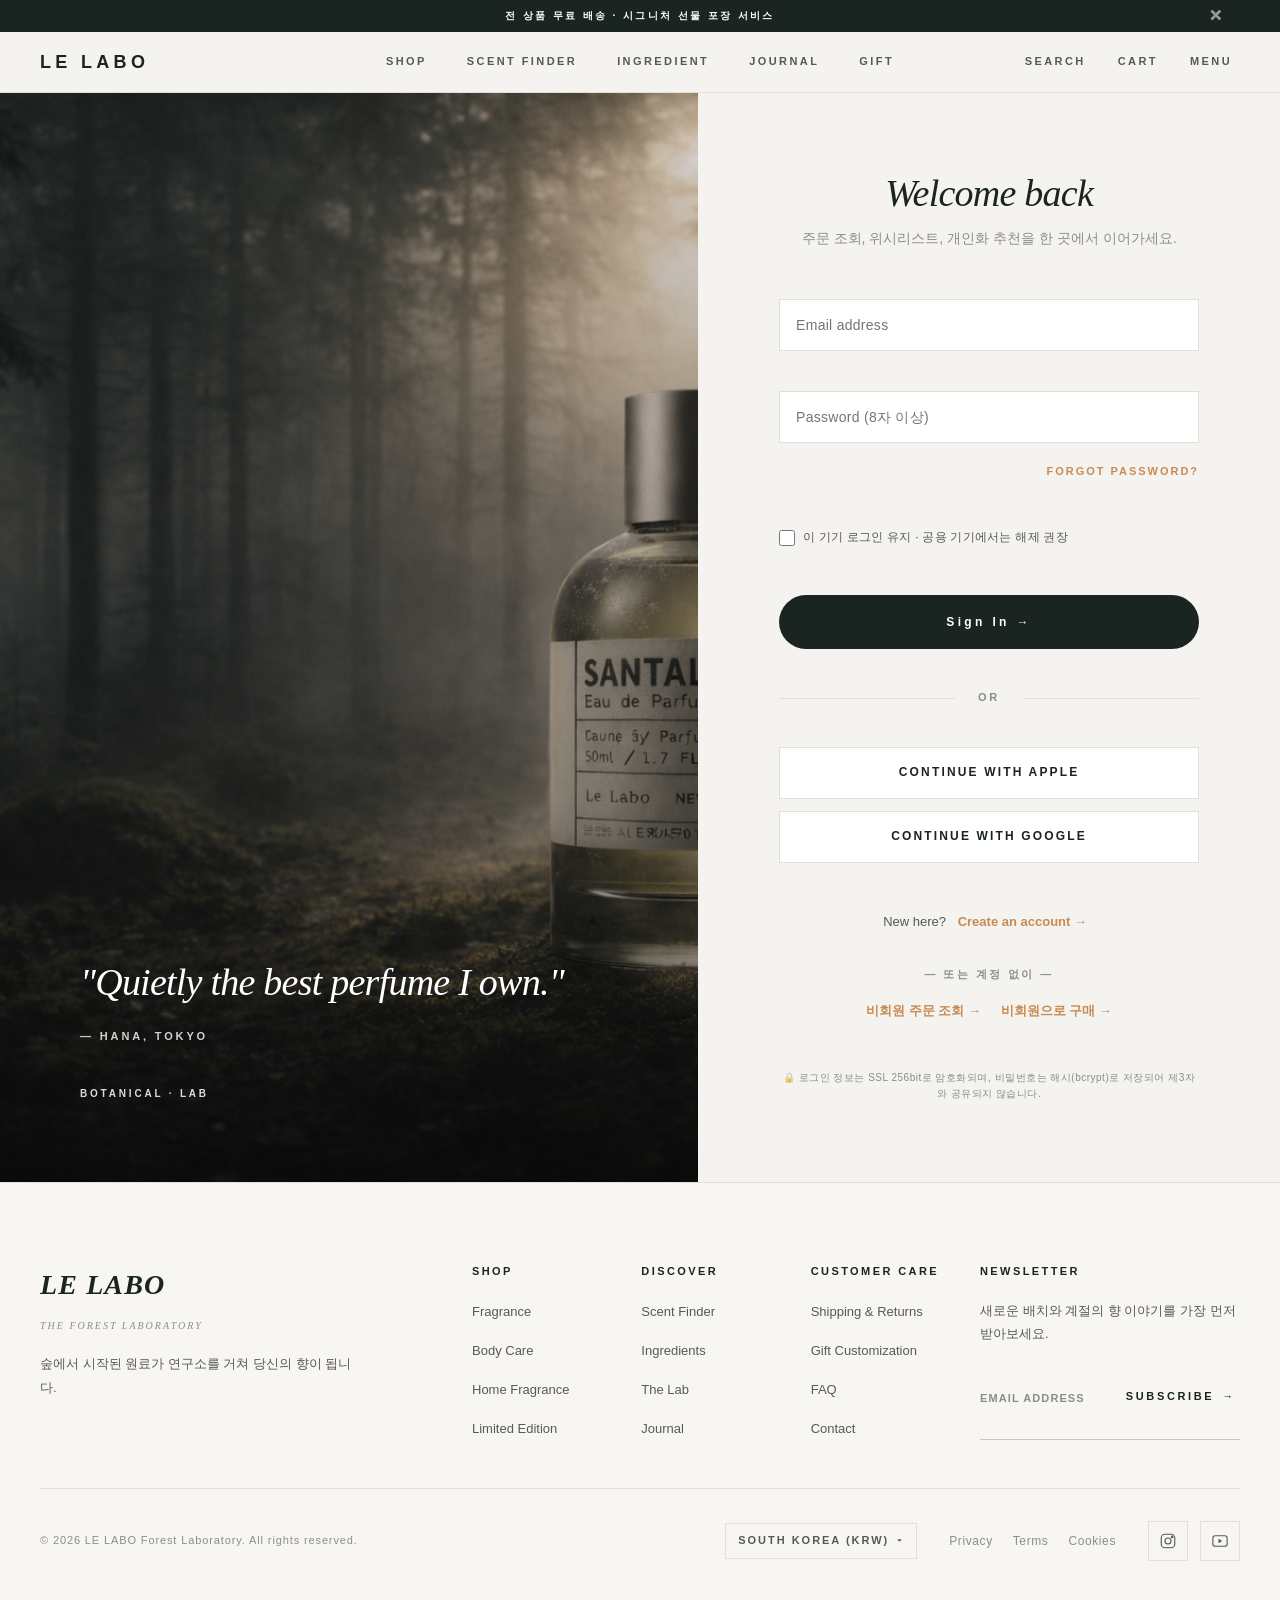
<file: login.html>
<!DOCTYPE html>
<html lang="ko">

<head>
  <meta charset="UTF-8">
  <meta name="viewport" content="width=device-width, initial-scale=1.0">
  <meta name="description" content="르라보 로그인 - 당신의 향기 주문, 위시리스트, 구독 혜택을 관리하세요.">
  <meta name="theme-color" content="#1a2421">
  <meta name="format-detection" content="telephone=no">
  <meta name="robots" content="noindex, nofollow">
  <meta name="referrer" content="strict-origin-when-cross-origin">
  <meta name="author" content="LE LABO Forest Laboratory">
  <meta property="og:type" content="website">
  <meta property="og:site_name" content="LE LABO">
  <meta property="og:title" content="Sign In · LE LABO">
  <title>Login | LE LABO · Forest Laboratory</title>
  <link rel="stylesheet" href="./styles/reset.css">
  <link rel="stylesheet" href="./styles/common.css">
  <link rel="stylesheet" href="./styles/index.css">
  <link rel="stylesheet" href="./styles/login.css">
  <link rel="stylesheet" href="./styles/responsive.css">
  <script src="./scripts/layout-system.js" defer></script>
</head>

<body class="page-login">
  <div id="wrap">
    <a href="#main-content" class="skip-nav">본문 바로가기</a>
    <!-- ===================================== Header & Announcement Bar injected by layout-system.js ======================== -->
    <main id="main-content">
      <section class="login-layout" aria-labelledby="login-title">
        <!-- =============================== VISUAL SIDE =========================================================== -->
        <aside class="login-visual" aria-hidden="true">
          <img class="login-visual-bg" src="./images/product/hero_bg.png" alt="르라보 숲 연구소 무드를 담은 로그인 배경 이미지" decoding="async" />
          <div class="login-quote">
            <p class="quote-text">"Quietly the best perfume I own."</p>
            <p class="quote-author">— Hana, Tokyo</p>
          </div>
          <p class="login-visual-tag">BOTANICAL · LAB</p>
        </aside>
        <!-- ========================================== FORM SIDE ============================================================= -->
        <div class="login-main">
          <div class="login-box">
            <h1 class="login-title" id="login-title">Welcome back</h1>
            <p class="login-subtitle">주문 조회, 위시리스트, 개인화 추천을 한 곳에서 이어가세요.</p>
            <form class="login-form" action="index.html" method="post" novalidate>
              <div class="form-group">
                <label class="sr-only" for="login-email">이메일 주소</label>
                <input type="email" id="login-email" name="email" class="login-input" placeholder="Email address" autocomplete="email" inputmode="email" required aria-required="true" />
              </div>
              <div class="form-group">
                <label class="sr-only" for="login-password">비밀번호</label>
                <input type="password" id="login-password" name="password" class="login-input" placeholder="Password (8자 이상)" autocomplete="current-password" minlength="8" required aria-required="true" />
                <a href="checkout.html" class="forgot-link" aria-label="비밀번호 찾기 페이지로 이동">Forgot password?</a>
              </div>
              <label class="login-remember" for="login-remember">
                <input type="checkbox" id="login-remember" name="remember" />
                <span>이 기기 로그인 유지 · 공용 기기에서는 해제 권장</span>
              </label>
              <button type="submit" class="btn btn-primary login-btn">Sign In →</button>
            </form>
            <div class="login-divider">or</div>
            <div class="social-btns">
              <button type="button" class="social-btn" aria-label="Apple 계정으로 로그인">Continue with Apple</button>
              <button type="button" class="social-btn" aria-label="Google 계정으로 로그인">Continue with Google</button>
            </div>
            <div class="login-footer-links">
              <p>New here? <a href="finder.html">Create an account →</a></p>
              <p class="login-guest-divider">— 또는 계정 없이 —</p>
              <div class="login-guest-links">
                <a href="checkout.html">비회원 주문 조회 →</a>
                <a href="shop.html">비회원으로 구매 →</a>
              </div>
            </div>
            <p class="login-ssl-note" aria-label="보안 안내">🔒 로그인 정보는 SSL 256bit로 암호화되며, 비밀번호는 해시(bcrypt)로 저장되어 제3자와 공유되지 않습니다.</p>
          </div>
        </div>
      </section>
    </main>
    <!-- =================================================== Footer injected by layout-system.js ==================================-->
  </div>
  <script src="./scripts/global.js"></script>
</body>
</html>
</file>
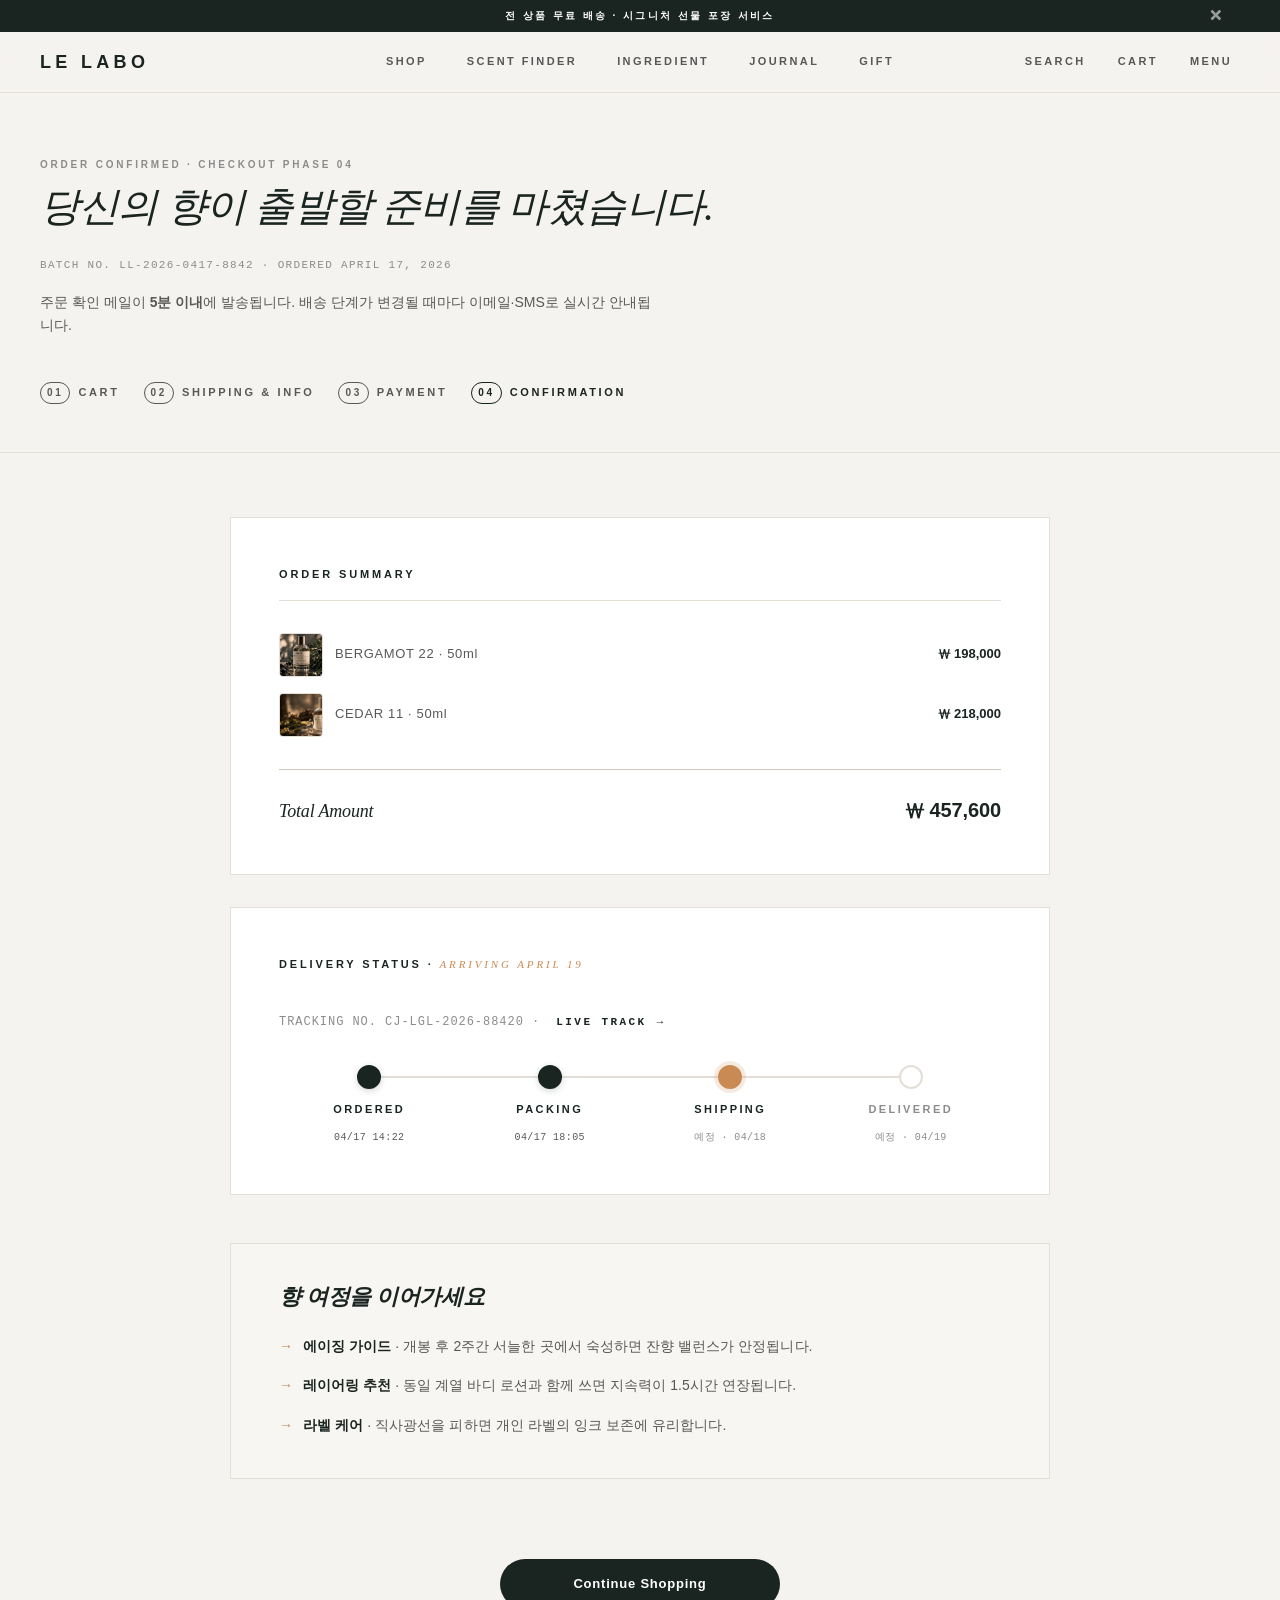
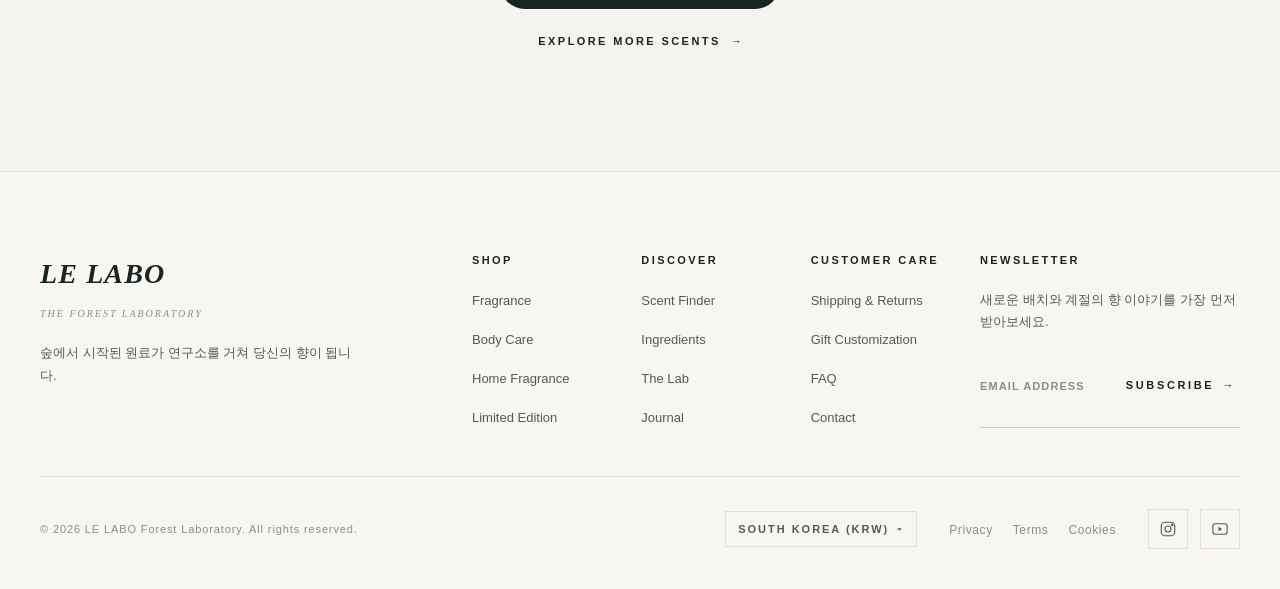
<file: order-complete.html>
<!DOCTYPE html>
<html lang="ko">

<head>
  <meta charset="UTF-8" />
  <meta name="viewport" content="width=device-width, initial-scale=1.0">
  <meta name="description" content="르라보 주문 완료 - 당신의 향기로운 여정이 시작되었습니다. 배송 단계는 실시간으로 안내됩니다.">
  <meta name="theme-color" content="#1a2421">
  <meta name="format-detection" content="telephone=no">
  <meta name="robots" content="noindex, nofollow">
  <meta name="author" content="LE LABO Forest Laboratory">
  <meta property="og:type" content="website">
  <meta property="og:site_name" content="LE LABO">
  <meta property="og:title" content="Order Confirmed · LE LABO">
  <title>Order Complete | LE LABO · Forest Laboratory</title>
  <link rel="stylesheet" href="./styles/reset.css">
  <link rel="stylesheet" href="./styles/common.css">
  <link rel="stylesheet" href="./styles/index.css">
  <link rel="stylesheet" href="./styles/complete.css">
  <link rel="stylesheet" href="./styles/responsive.css">
  <script src="./scripts/layout-system.js" defer></script>
</head>

<body class="page-order-complete">
  <div id="wrap">
    <a href="#main-content" class="skip-nav">본문 바로가기</a>
    <!--================================= Header & Announcement Bar injected by layout-system.js================================== -->
    <main id="main-content">
      <!-- =====================================PAGE HEADER ========================================================================== -->
      <header class="page-header">
        <div class="container">
          <p class="section-eyebrow">Order Confirmed · Checkout Phase 04</p>
          <h1 class="page-title">당신의 향이 출발할 준비를 마쳤습니다.</h1>
          <p class="order-batch-meta" aria-label="주문 배치 번호">BATCH NO. LL-2026-0417-8842 · Ordered April 17, 2026</p>
          <p class="section-desc">주문 확인 메일이 <strong>5분 이내</strong>에 발송됩니다. 배송 단계가 변경될 때마다 이메일·SMS로 실시간 안내됩니다.</p>
          <p class="order-gift-label" id="order-gift-label" hidden>Gift Label · LE LABO / YOUR NAME</p>
          <ol class="checkout-steps order-steps" aria-label="체크아웃 전체 진행 단계">
            <li class="step is-complete"><span class="step-num">01</span> Cart</li>
            <li class="step is-complete"><span class="step-num">02</span> Shipping & Info</li>
            <li class="step is-complete"><span class="step-num">03</span> Payment</li>
            <li class="step is-active"><span class="step-num">04</span> Confirmation</li>
          </ol>
        </div>
      </header>
      <section class="section" aria-labelledby="order-summary-title">
        <div class="container order-complete-container">
          <!--======================================================= SUMMARY CARD =================================================== -->
          <div class="order-summary-card">
            <h2 class="order-summary-title" id="order-summary-title">Order Summary</h2>
            <div class="order-summary-items">
              <div class="order-row">
                <div class="order-item-main">
                  <img class="order-item-thumb" src="./images/common/베이1111.jpg" alt="Bergamot 22 주문 완료 썸네일" width="44" height="44" loading="lazy" decoding="async" />
                  <span class="order-item-name">BERGAMOT 22 · 50ml</span>
                </div>
                <span class="order-item-price">₩ 198,000</span>
              </div>
              <div class="order-row">
                <div class="order-item-main">
                  <img class="order-item-thumb" src="./images/common/나무향.jpg" alt="Cedar 11 주문 완료 썸네일" width="44" height="44" loading="lazy" decoding="async" />
                  <span class="order-item-name">CEDAR 11 · 50ml</span>
                </div>
                <span class="order-item-price">₩ 218,000</span>
              </div>
            </div>
            <div class="order-total-row">
              <span class="total-label">Total Amount</span>
              <span class="total-value">₩ 457,600</span>
            </div>
          </div>
          <!-- =================================================== DELIVERY STATUS ======================================================== -->
          <div class="delivery-tracking" aria-labelledby="delivery-title">
            <h2 class="delivery-title" id="delivery-title">Delivery Status · <span class="accent">Arriving April 19</span></h2>
            <p class="delivery-tracking-id">Tracking No. CJ-LGL-2026-88420 · <a href="#" class="text-link delivery-tracking-link" aria-label="실시간 배송 조회 창 열기">Live Track</a></p>
            <ol class="tracking-timeline" aria-label="배송 단계">
              <li class="tracking-step is-complete">
                <div class="step-dot" aria-hidden="true"></div>
                <span class="step-label">Ordered</span>
                <span class="step-time">04/17 14:22</span>
              </li>
              <li class="tracking-step is-complete">
                <div class="step-dot" aria-hidden="true"></div>
                <span class="step-label">Packing</span>
                <span class="step-time">04/17 18:05</span>
              </li>
              <li class="tracking-step" aria-current="step">
                <div class="step-dot" aria-hidden="true"></div>
                <span class="step-label">Shipping</span>
                <span class="step-time">예정 · 04/18</span>
              </li>
              <li class="tracking-step">
                <div class="step-dot" aria-hidden="true"></div>
                <span class="step-label">Delivered</span>
                <span class="step-time">예정 · 04/19</span>
              </li>
            </ol>
          </div>
          <!-- ============================================== NEXT STEPS ==================================================== -->
          <section class="order-next" aria-labelledby="order-next-title">
            <h2 class="order-next-title" id="order-next-title">향 여정을 이어가세요</h2>
            <ul class="order-next-list">
              <li><strong>에이징 가이드</strong> · 개봉 후 2주간 서늘한 곳에서 숙성하면 잔향 밸런스가 안정됩니다.</li>
              <li><strong>레이어링 추천</strong> · 동일 계열 바디 로션과 함께 쓰면 지속력이 1.5시간 연장됩니다.</li>
              <li><strong>라벨 케어</strong> · 직사광선을 피하면 개인 라벨의 잉크 보존에 유리합니다.</li>
            </ul>
          </section>
          <div class="order-complete-actions">
            <a href="index.html" class="btn btn-primary btn-wide">Continue Shopping</a>
            <a href="shop.html" class="text-link">Explore more scents</a>
          </div>
        </div>
      </section>
    </main>
    <!-- ========================================================= Footer injected by layout-system.js =================================== -->
  </div>
  <script src="./scripts/global.js"></script>
  <script src="./scripts/order-complete.js"></script>
</body>
</html>
</file>
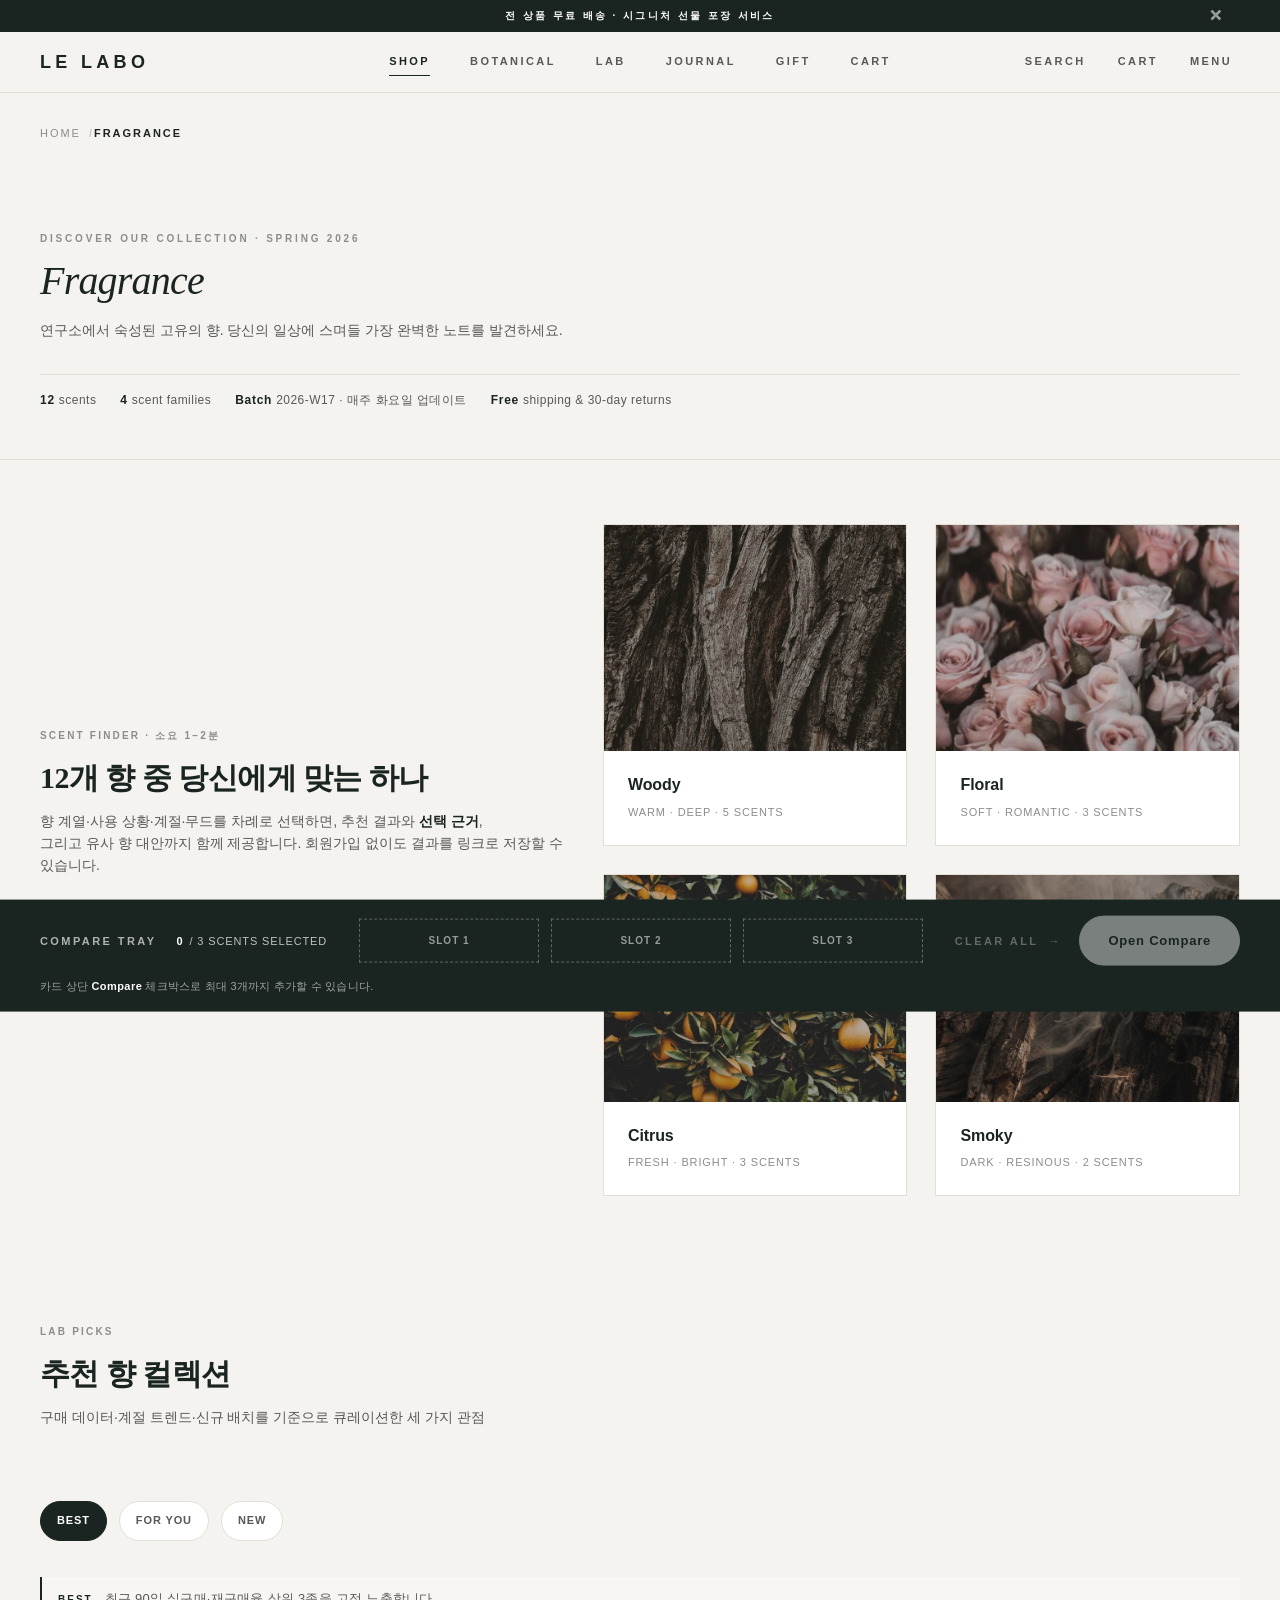
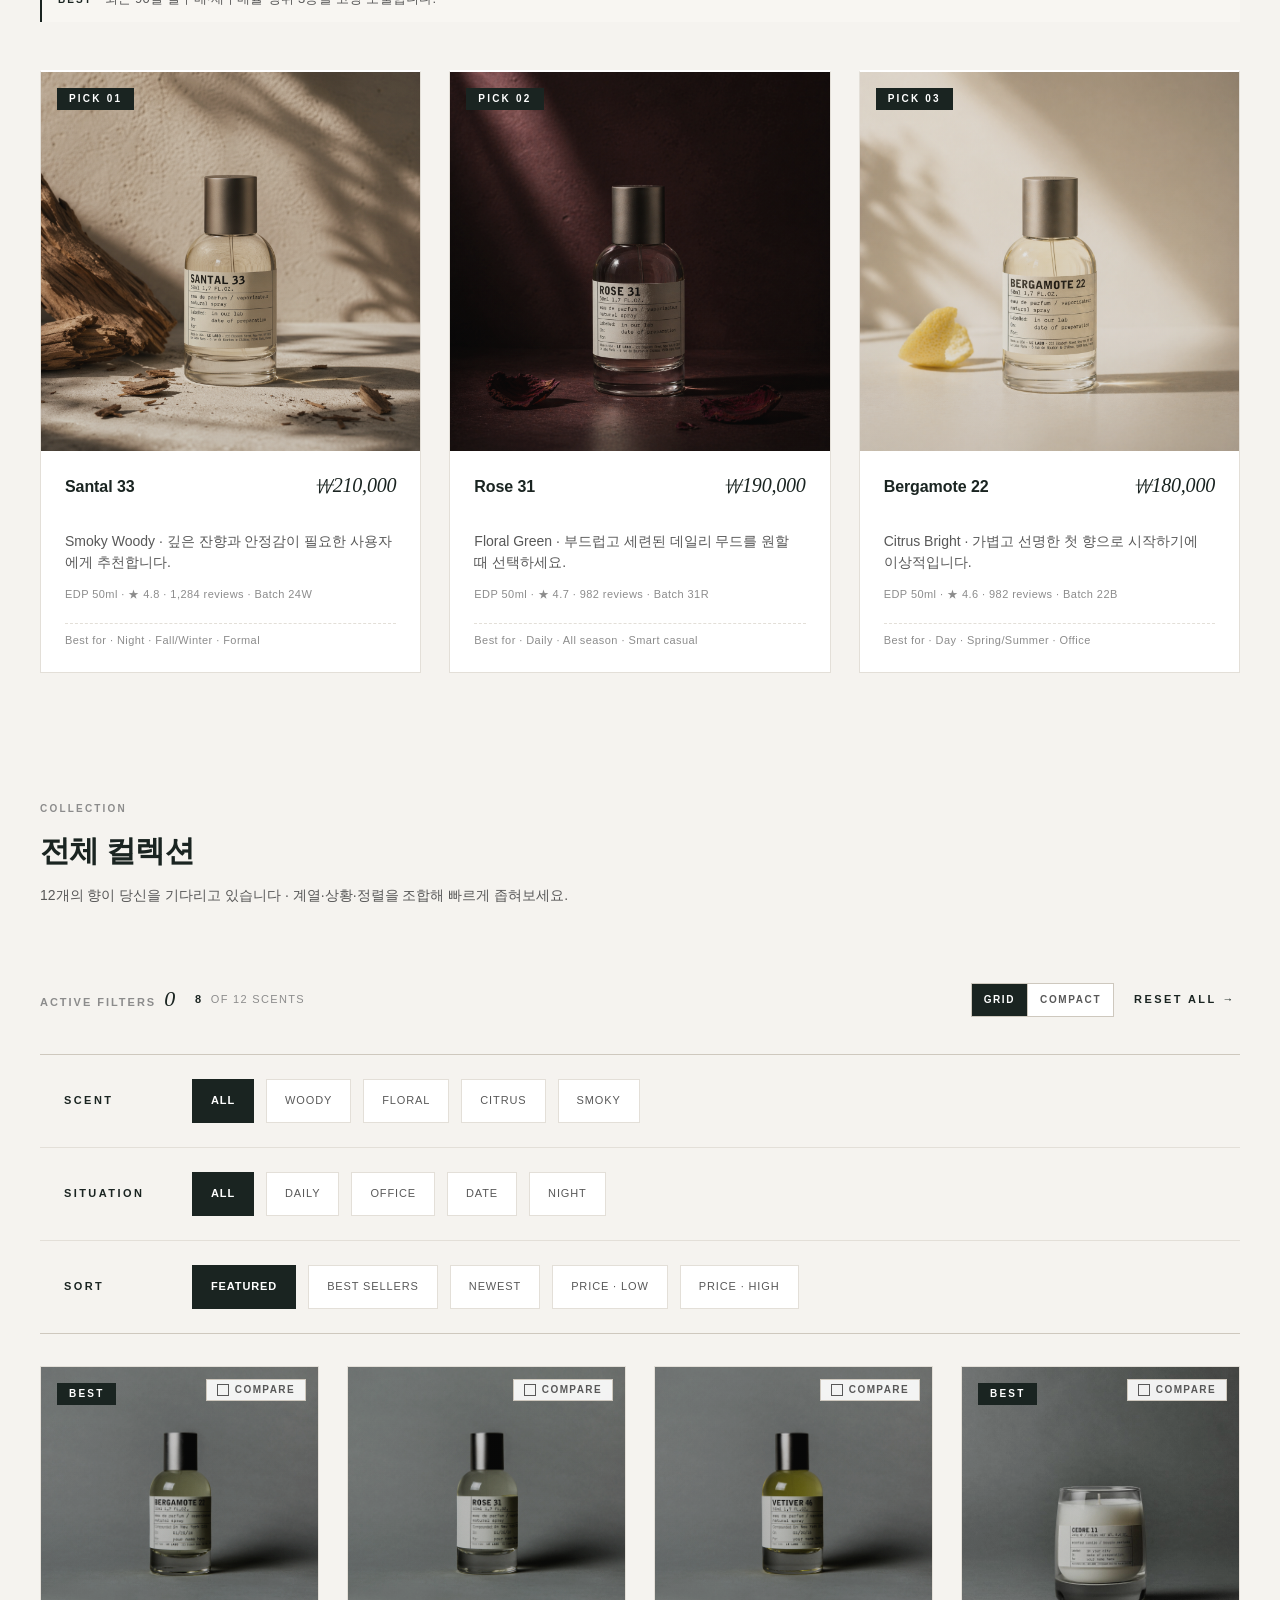
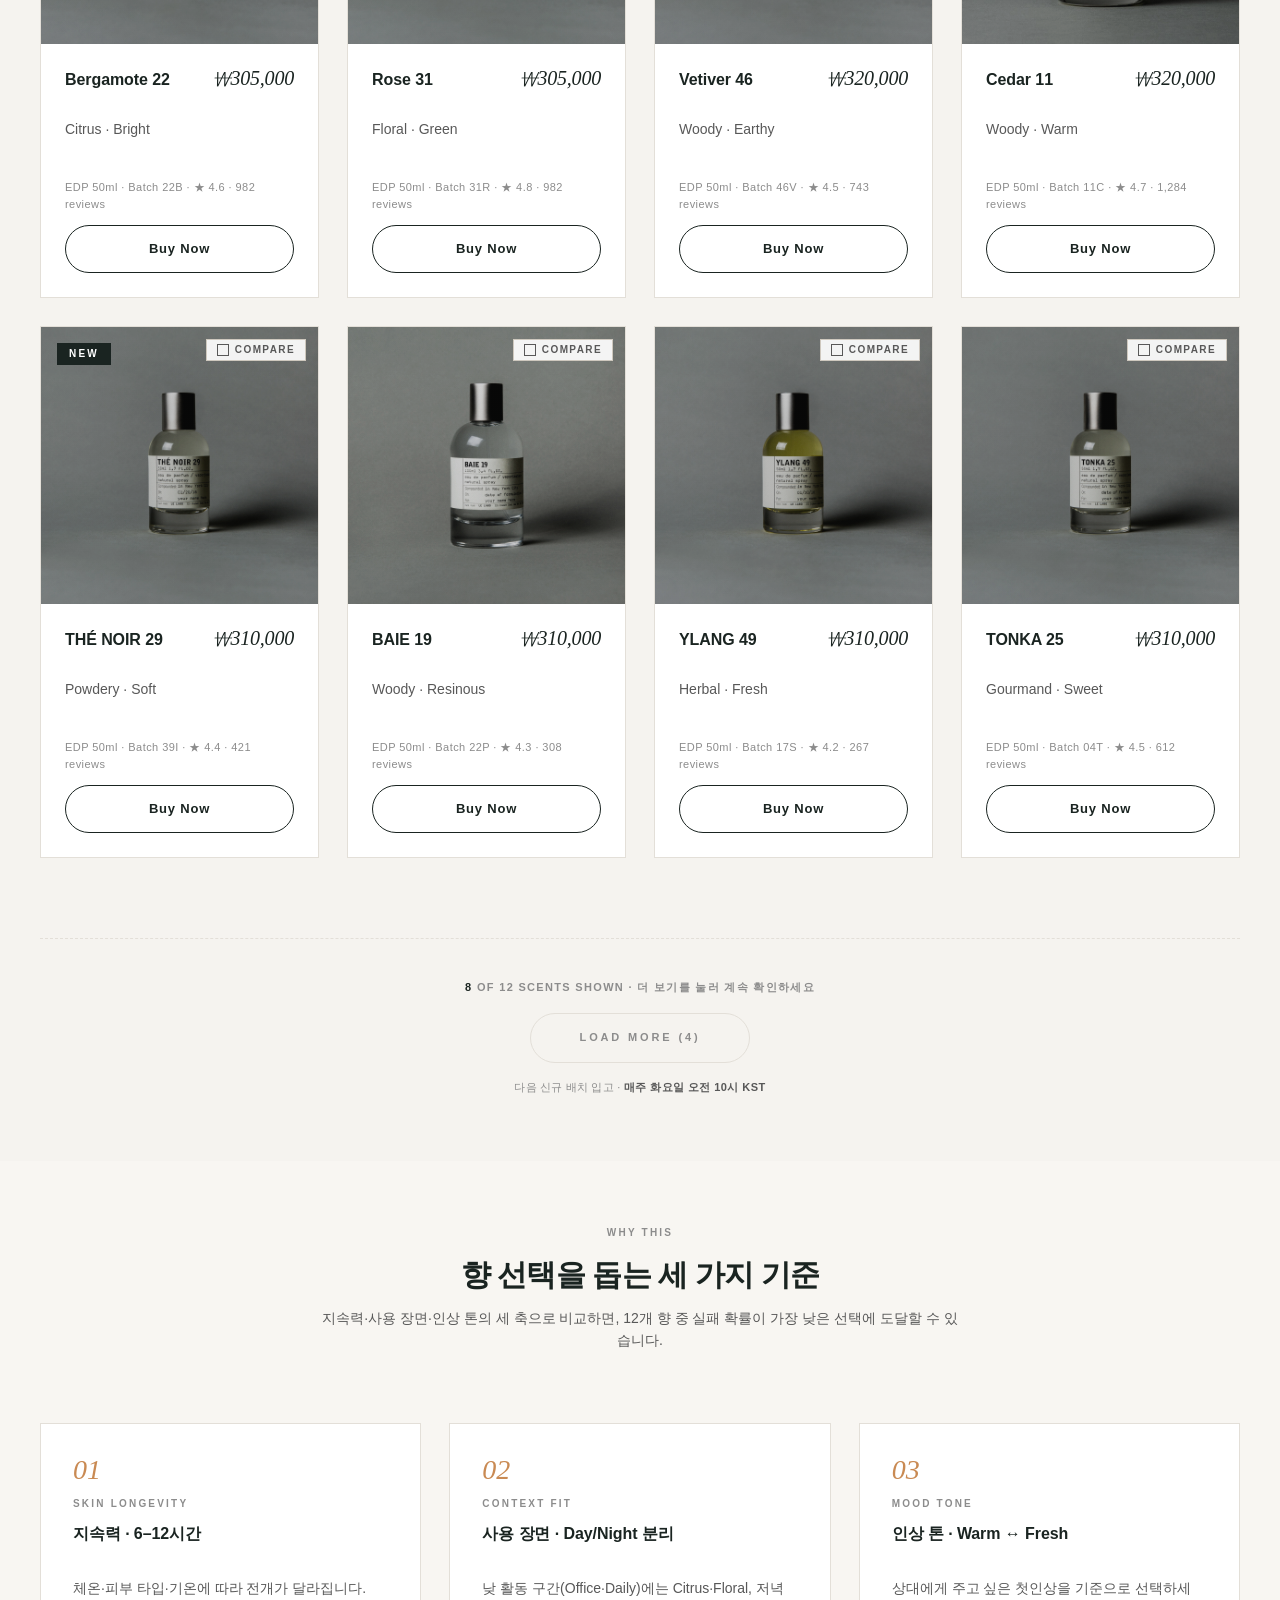
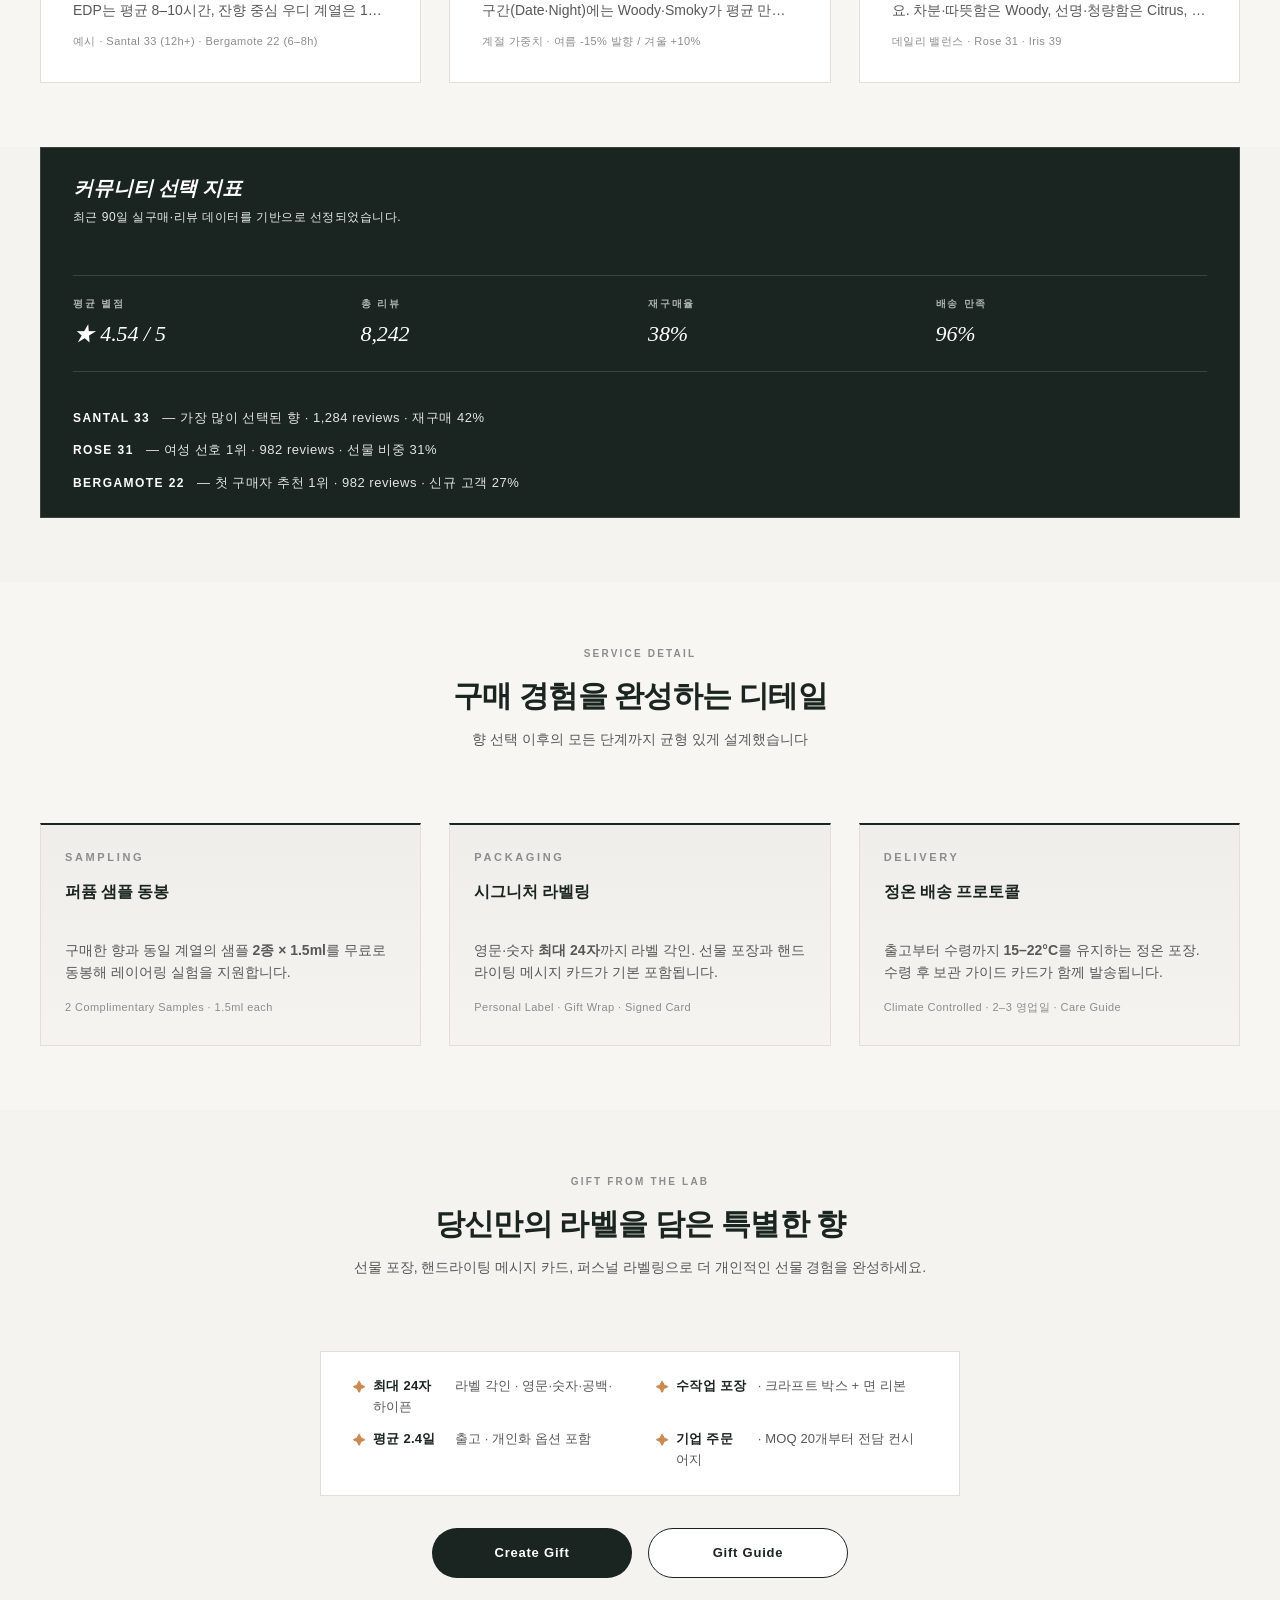
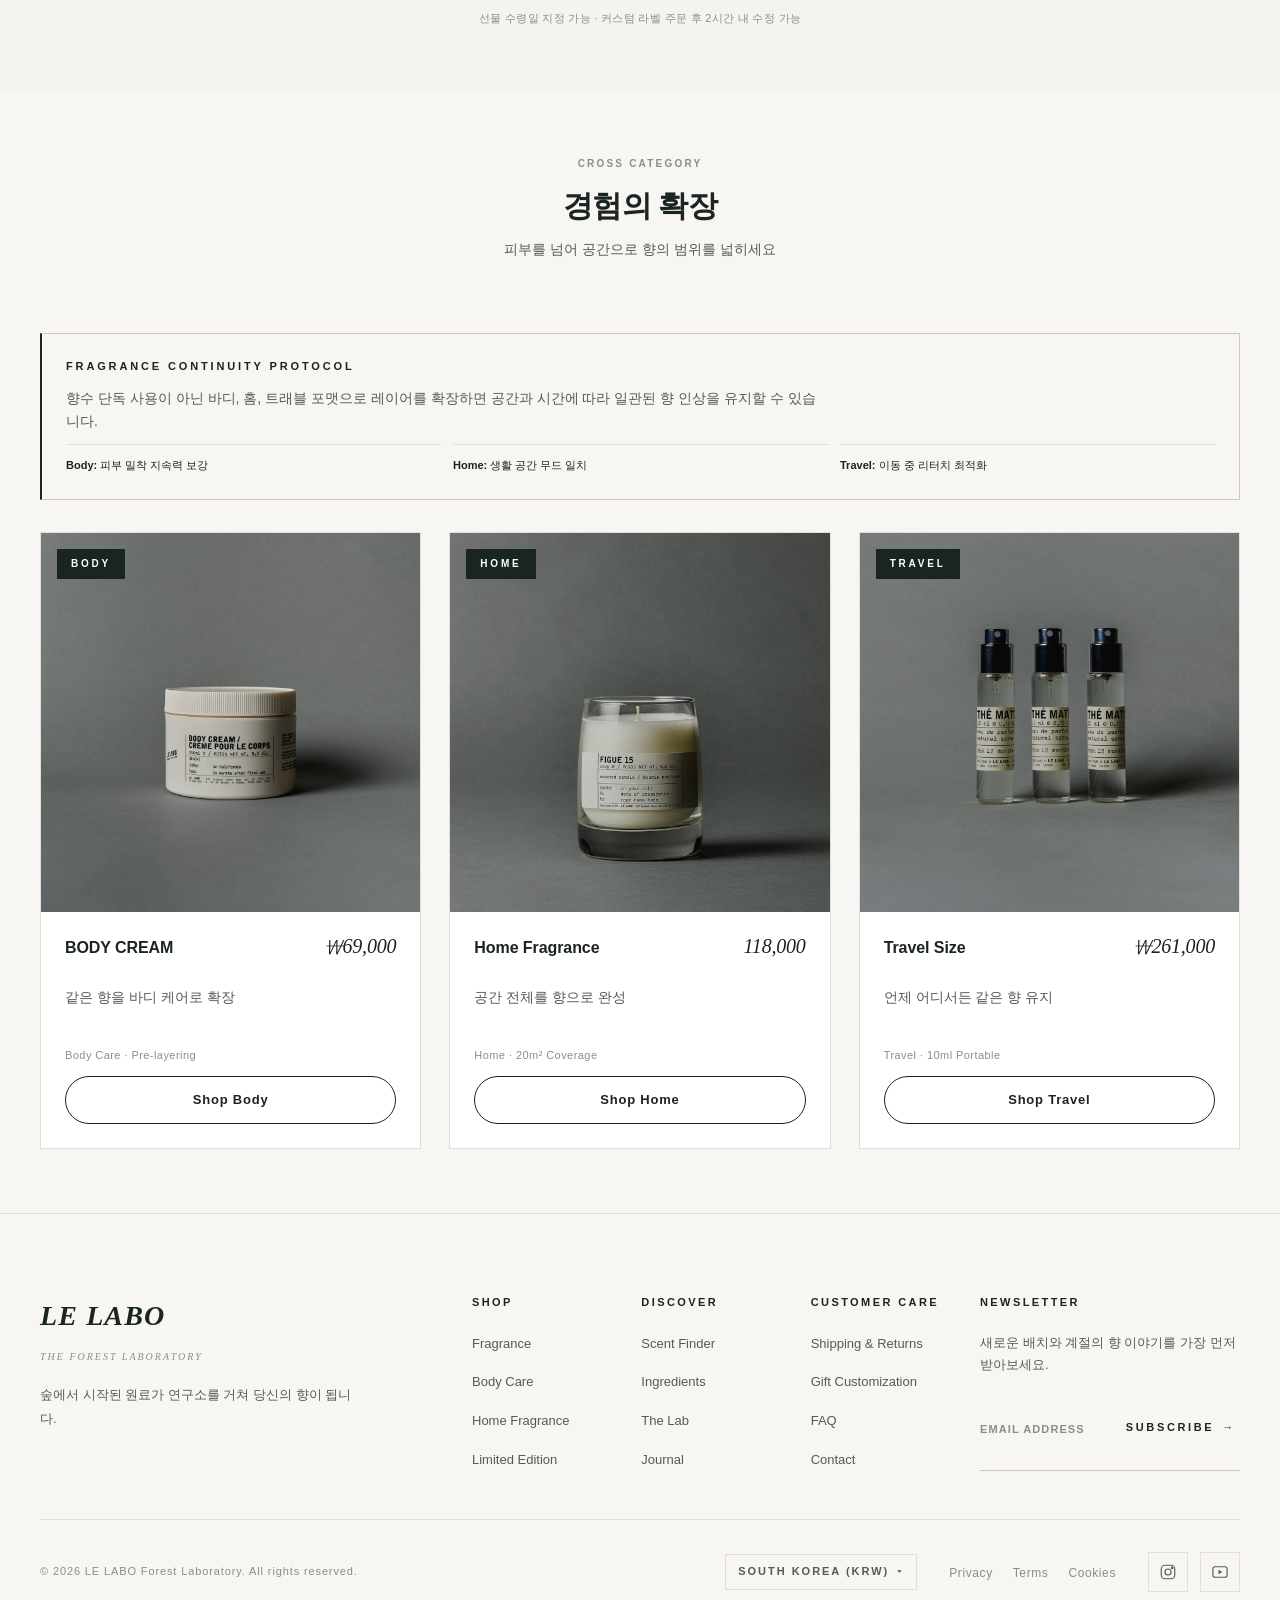
<file: shop.html>
<!DOCTYPE html>
<html lang="ko">

<head>
  <meta charset="UTF-8">
  <meta name="viewport" content="width=device-width, initial-scale=1.0">
  <meta name="description" content="르라보 향수 전 컬렉션 · 12개의 시그니처 향을 계열·상황·정렬로 탐색하세요.">
  <meta name="keywords" content="LE LABO, 르라보, 향수 컬렉션, Santal 33, Rose 31, Bergamote 22">
  <meta name="theme-color" content="#1a2421">
  <meta name="format-detection" content="telephone=no">
  <meta name="author" content="LE LABO Forest Laboratory">
  <meta property="og:type" content="website">
  <meta property="og:site_name" content="LE LABO">
  <meta property="og:title" content="Fragrance · LE LABO Collection">
  <meta property="og:description" content="12개의 시그니처 향을 계열·상황·정렬로 정밀 탐색하는 르라보 컬렉션.">
  <meta property="og:image" content="./images/product/hero_bg.png">
  <meta name="twitter:card" content="summary_large_image">
  <title>Fragrance - LE LABO · Forest Laboratory</title>
  <link rel="stylesheet" href="./styles/reset.css">
  <link rel="stylesheet" href="./styles/common.css">
  <link rel="stylesheet" href="./styles/index.css">
  <link rel="stylesheet" href="./styles/shop.css">
  <link rel="stylesheet" href="./styles/responsive.css">
  <script src="./scripts/layout-system.js" defer></script>
</head>

<body class="page-shop">
  <div id="wrap">
    <a href="#main-content" class="skip-nav">본문 바로가기</a>
    <!-- Header & Announcement Bar injected by layout-system.js -->
    <main id="main-content">
      <!--========================================================= BREADCRUMB========================================================== -->
      <nav class="breadcrumb container" aria-label="경로 탐색">
        <ol>
          <li><a href="index.html">Home</a></li>
          <li aria-current="page">Fragrance</li>
        </ol>
      </nav>
      <!--============================================================= PAGE HEADER======================================================== -->
      <header class="page-header">
        <div class="container">
          <p class="section-eyebrow">Discover Our Collection · Spring 2026</p>
          <h1 class="page-title">Fragrance</h1>
          <p class="section-desc">연구소에서 숙성된 고유의 향. 당신의 일상에 스며들 가장 완벽한 노트를 발견하세요.</p>
          <ul class="shop-hero-meta" aria-label="컬렉션 요약 지표">
            <li><strong>12</strong> scents</li>
            <li><strong>4</strong> scent families</li>
            <li><strong>Batch</strong> 2026-W17 · 매주 화요일 업데이트</li>
            <li><strong>Free</strong> shipping & 30-day returns</li>
          </ul>
        </div>
      </header>
      <!--================================================================ 12개 중 추천향 고르기 ========================================== -->
      <section class="section scent-finder fade-up" aria-labelledby="scent-finder-title">
        <div class="container">
          <div class="scent-finder-layout">
            <div class="scent-finder-copy">
              <p class="section-eyebrow">Scent Finder · 소요 1–2분</p>
              <h2 id="scent-finder-title" class="section-title">12개 향 중 당신에게 맞는 하나</h2>
              <p class="section-desc">향 계열·사용 상황·계절·무드를 차례로 선택하면, 추천 결과와 <strong>선택 근거</strong>,<br>그리고 유사 향 대안까지 함께 제공합니다. 회원가입 없이도 결과를 링크로 저장할 수 있습니다.</p>
              <div class="scent-finder-actions">
                <a href="finder.html" class="btn btn-primary">Start Finder</a>
                <a href="#shop-grid-title" class="btn btn-secondary">전체 컬렉션 바로 보기</a>
              </div>
              <p class="scent-finder-note">추천 정확도 · 선택 3단계 이상 완료 시 <strong>75%+</strong></p>
            </div>
            <div class="card-grid card-grid-2 scent-finder-preview">
              <article class="card finder-preview-card">
                <div class="card-media">
                  <img src="./images/common/woody.jpg" alt="Woody 향조 미리보기 이미지" loading="lazy" decoding="async">
                </div>
                <div class="card-body">
                  <h3 class="card-title">Woody</h3>
                  <p class="card-meta">Warm · Deep · 5 scents</p>
                </div>
              </article>
              <article class="card finder-preview-card">
                <div class="card-media">
                  <img src="./images/common/Floral.jpg" alt="Floral 향조 미리보기 이미지" loading="lazy" decoding="async">
                </div>
                <div class="card-body">
                  <h3 class="card-title">Floral</h3>
                  <p class="card-meta">Soft · Romantic · 3 scents</p>
                </div>
              </article>
              <article class="card finder-preview-card">
                <div class="card-media">
                  <img src="./images/common/Citrus.jpg" alt="Citrus 향조 미리보기 이미지" loading="lazy" decoding="async">
                </div>
                <div class="card-body">
                  <h3 class="card-title">Citrus</h3>
                  <p class="card-meta">Fresh · Bright · 3 scents</p>
                </div>
              </article>
              <article class="card finder-preview-card">
                <div class="card-media">
                  <img src="./images/common/Smoky Woody.png" alt="Smoky 향조 미리보기 이미지" loading="lazy" decoding="async">
                </div>
                <div class="card-body">
                  <h3 class="card-title">Smoky</h3>
                  <p class="card-meta">Dark · Resinous · 2 scents</p>
                </div>
              </article>
            </div>
          </div>
        </div>
      </section>
      <!--=================================================================추천 향 컬렉션 ========================================== -->
      <section class="section lab-picks fade-up" aria-labelledby="lab-picks-title">
        <div class="container">
          <div class="section-content">
            <div class="section-head">
              <p class="section-eyebrow">Lab Picks</p>
              <h2 id="lab-picks-title" class="section-title">추천 향 컬렉션</h2>
              <p class="section-desc">구매 데이터·계절 트렌드·신규 배치를 기준으로 큐레이션한 세 가지 관점</p>
            </div>
            <div class="section-body">
              <nav class="lab-picks-tabs" aria-label="추천 향 컬렉션 탭" role="tablist">
                <button type="button" class="chip" role="tab" id="lab-tab-best" aria-selected="true" aria-pressed="true" aria-controls="lab-panel-best" data-tab="best">Best</button>
                <button type="button" class="chip" role="tab" id="lab-tab-foryou" aria-selected="false" aria-pressed="false" aria-controls="lab-panel-best" data-tab="foryou">For You</button>
                <button type="button" class="chip" role="tab" id="lab-tab-new" aria-selected="false" aria-pressed="false" aria-controls="lab-panel-best" data-tab="new">New</button>
              </nav>
              <p class="lab-picks-subcopy" id="lab-picks-subcopy" role="tabpanel" aria-labelledby="lab-tab-best" tabindex="0">
                <span class="lab-picks-subcopy-kicker">BEST</span>
                최근 90일 실구매·재구매율 상위 3종을 고정 노출합니다.
              </p>
              <div class="card-grid card-grid-3" id="lab-panel-best">
                <article class="card product-card">
                  <a href="detail.html" class="card-link" aria-label="Santal 33 상세 보기">
                    <div class="card-media">
                      <span class="card-rank" aria-label="Lab Pick 1위">PICK 01</span>
                      <img src="./images/common/santal33.png" alt="Santal 33 추천 이미지" loading="lazy" decoding="async" />
                    </div>
                    <div class="card-body">
                      <div class="product-head">
                        <h3 class="card-title">Santal 33</h3>
                        <span class="product-price">₩210,000</span>
                      </div>
                      <p class="card-desc">Smoky Woody · 깊은 잔향과 안정감이 필요한 사용자에게 추천합니다.</p>
                      <p class="card-meta">EDP 50ml · ★ 4.8 · 1,284 reviews · Batch 24W</p>
                      <p class="card-bestfor">Best for · Night · Fall/Winter · Formal</p>
                    </div>
                  </a>
                </article>
                <article class="card product-card">
                  <a href="detail.html" class="card-link" aria-label="Rose 31 상세 보기">
                    <div class="card-media">
                      <span class="card-rank" aria-label="Lab Pick 2위">PICK 02</span>
                      <img src="./images/common/rose11.png" alt="Rose 31 추천 이미지" loading="lazy" decoding="async" />
                    </div>
                    <div class="card-body">
                      <div class="product-head">
                        <h3 class="card-title">Rose 31</h3>
                        <span class="product-price">₩190,000</span>
                      </div>
                      <p class="card-desc">Floral Green · 부드럽고 세련된 데일리 무드를 원할 때 선택하세요.</p>
                      <p class="card-meta">EDP 50ml · ★ 4.7 · 982 reviews · Batch 31R</p>
                      <p class="card-bestfor">Best for · Daily · All season · Smart casual</p>
                    </div>
                  </a>
                </article>
                <article class="card product-card">
                  <a href="detail.html" class="card-link" aria-label="Bergamote 22 상세 보기">
                    <div class="card-media">
                      <span class="card-rank" aria-label="Lab Pick 3위">PICK 03</span>
                      <img src="./images/common/bergamote22.png" alt="Bergamote 22 추천 이미지" loading="lazy" decoding="async" />
                    </div>
                    <div class="card-body">
                      <div class="product-head">
                        <h3 class="card-title">Bergamote 22</h3>
                        <span class="product-price">₩180,000</span>
                      </div>
                      <p class="card-desc">Citrus Bright · 가볍고 선명한 첫 향으로 시작하기에 이상적입니다.</p>
                      <p class="card-meta">EDP 50ml · ★ 4.6 · 982 reviews · Batch 22B</p>
                      <p class="card-bestfor">Best for · Day · Spring/Summer · Office</p>
                    </div>
                  </a>
                </article>
              </div>
            </div>
          </div>
        </div>
      </section>
      <!-- =================================================전체 컬렉션 ================================================ -->
      <section class="section collection-section trending fade-up" aria-labelledby="shop-grid-title">
        <div class="container">
          <div class="section-content">
            <div class="section-head">
              <p class="section-eyebrow">Collection</p>
              <h2 id="shop-grid-title" class="section-title">전체 컬렉션</h2>
              <p class="section-desc"><span id="shop-count">12</span>개의 향이 당신을 기다리고 있습니다 · 계열·상황·정렬을 조합해 빠르게 좁혀보세요.</p>
            </div>
            <div class="section-body">
              <div class="filter-toolbar" role="status" aria-live="polite" aria-atomic="true">
                <div class="filter-toolbar-info">
                  <span class="filter-count">ACTIVE FILTERS<strong id="shop-filter-count">0</strong></span>
                  <span class="filter-result-count" id="shop-result-count"><strong>12</strong> of <span>12</span> scents</span>
                </div>
                <div class="filter-toolbar-actions">
                  <div class="shop-view-toggle" role="group" aria-label="그리드 보기 전환">
                    <button type="button" class="view-btn is-active" data-view="grid" aria-pressed="true" aria-label="카드 그리드 보기">Grid</button>
                    <button type="button" class="view-btn" data-view="compact" aria-pressed="false" aria-label="컴팩트 리스트 보기">Compact</button>
                  </div>
                  <button type="button" class="filter-reset" id="shop-filter-reset" aria-label="모든 필터 초기화">Reset All</button>
                </div>
              </div>
              <div class="filter-sort-wrap">
                <section class="filter-group" aria-labelledby="filter-shop-scent">
                  <strong class="filter-label" id="filter-shop-scent">Scent</strong>
                  <div class="filter-chip-list">
                    <button type="button" class="chip" data-filter-group="scent" data-filter-value="all" aria-pressed="true">All</button>
                    <button type="button" class="chip" data-filter-group="scent" data-filter-value="woody" aria-pressed="false">Woody</button>
                    <button type="button" class="chip" data-filter-group="scent" data-filter-value="floral" aria-pressed="false">Floral</button>
                    <button type="button" class="chip" data-filter-group="scent" data-filter-value="citrus" aria-pressed="false">Citrus</button>
                    <button type="button" class="chip" data-filter-group="scent" data-filter-value="smoky" aria-pressed="false">Smoky</button>
                  </div>
                </section>
                <section class="filter-group" aria-labelledby="filter-shop-situation">
                  <strong class="filter-label" id="filter-shop-situation">Situation</strong>
                  <div class="filter-chip-list">
                    <button type="button" class="chip" data-filter-group="situation" data-filter-value="all" aria-pressed="true">All</button>
                    <button type="button" class="chip" data-filter-group="situation" data-filter-value="daily" aria-pressed="false">Daily</button>
                    <button type="button" class="chip" data-filter-group="situation" data-filter-value="office" aria-pressed="false">Office</button>
                    <button type="button" class="chip" data-filter-group="situation" data-filter-value="date" aria-pressed="false">Date</button>
                    <button type="button" class="chip" data-filter-group="situation" data-filter-value="night" aria-pressed="false">Night</button>
                  </div>
                </section>
                <section class="filter-group" aria-labelledby="filter-shop-sort">
                  <strong class="filter-label" id="filter-shop-sort">Sort</strong>
                  <div class="filter-chip-list">
                    <button type="button" class="chip" data-filter-group="sort" data-sort="featured" aria-pressed="true">Featured</button>
                    <button type="button" class="chip" data-filter-group="sort" data-sort="best-sellers" aria-pressed="false">Best Sellers</button>
                    <button type="button" class="chip" data-filter-group="sort" data-sort="newest" aria-pressed="false">Newest</button>
                    <button type="button" class="chip" data-filter-group="sort" data-sort="price-asc" aria-pressed="false">Price · Low</button>
                    <button type="button" class="chip" data-filter-group="sort" data-sort="price-desc" aria-pressed="false">Price · High</button>
                  </div>
                </section>
              </div>
              <div class="card-grid card-grid-4" id="shop-product-grid">
                <!-- ==============================베르가못22=============================================== -->
                <article class="card product-card trending-card" data-scent="citrus" data-situation="daily,office" data-reviews="982" data-release-order="4" data-price="305000">
                  <label class="product-compare" aria-label="Bergamote 22 비교에 추가">
                    <input type="checkbox" class="product-compare-input" data-product="Bergamote 22" />
                    <span class="product-compare-box" aria-hidden="true"></span>
                    <span class="product-compare-label">Compare</span>
                  </label>
                  <a href="detail.html" class="card-link" aria-label="Bergamote 22 상세 보기">
                    <div class="card-media">
                      <span class="card-rank" aria-label="베스트셀러">BEST</span>
                      <img src="./images/common/BERGAMOTE 22-1.jpg" alt="Bergamote 22 제품 이미지" loading="lazy" decoding="async">
                    </div>
                    <div class="card-body">
                      <div class="product-head">
                        <h3 class="card-title">Bergamote 22</h3>
                        <span class="product-price">₩305,000</span>
                      </div>
                      <p class="card-desc">Citrus · Bright</p>
                      <p class="card-meta">EDP 50ml · Batch 22B · ★ 4.6 · 982 reviews</p>
                      <div class="card-action"><span class="btn btn-secondary" aria-hidden="true">Buy Now</span></div>
                    </div>
                  </a>
                </article>
                <!-- ==============================로즈31=============================================== -->
                <article class="card product-card trending-card" data-scent="floral" data-situation="daily,date" data-reviews="982" data-release-order="5" data-price="305000">
                  <label class="product-compare" aria-label="Rose 31 비교에 추가">
                    <input type="checkbox" class="product-compare-input" data-product="Rose 31" />
                    <span class="product-compare-box" aria-hidden="true"></span>
                    <span class="product-compare-label">Compare</span>
                  </label>
                  <a href="detail.html" class="card-link" aria-label="Rose 31 상세 보기">
                    <div class="card-media">
                      <img src="./images/common/ro31-1.jpg" alt="Rose 31 제품 이미지" loading="lazy" decoding="async">
                    </div>
                    <div class="card-body">
                      <div class="product-head">
                        <h3 class="card-title">Rose 31</h3>
                        <span class="product-price">₩305,000</span>
                      </div>
                      <p class="card-desc">Floral · Green</p>
                      <p class="card-meta">EDP 50ml · Batch 31R · ★ 4.8 · 982 reviews</p>
                      <div class="card-action"><span class="btn btn-secondary" aria-hidden="true">Buy Now</span></div>
                    </div>
                  </a>
                </article>
                <!-- ==============================베티버46=============================================== -->
                <article class="card product-card trending-card" data-scent="woody" data-situation="office,night" data-reviews="743" data-release-order="3" data-price="320000">
                  <label class="product-compare" aria-label="Vetiver 46 비교에 추가">
                    <input type="checkbox" class="product-compare-input" data-product="Vetiver 46" />
                    <span class="product-compare-box" aria-hidden="true"></span>
                    <span class="product-compare-label">Compare</span>
                  </label>
                  <a href="detail.html" class="card-link" aria-label="Vetiver 46 상세 보기">
                    <div class="card-media">
                      <img src="./images/common/Vetiver-1.jpg" alt="Vetiver 46 제품 이미지" loading="lazy" decoding="async" />
                    </div>
                    <div class="card-body">
                      <div class="product-head">
                        <h3 class="card-title">Vetiver 46</h3>
                        <span class="product-price">₩320,000</span>
                      </div>
                      <p class="card-desc">Woody · Earthy</p>
                      <p class="card-meta">EDP 50ml · Batch 46V · ★ 4.5 · 743 reviews</p>
                      <div class="card-action"><span class="btn btn-secondary" aria-hidden="true">Buy Now</span></div>
                    </div>
                  </a>
                </article>
                <!-- ==============================쎄드르 11=============================================== -->
                <article class="card product-card trending-card" data-scent="woody" data-situation="night,date" data-reviews="1284" data-release-order="2" data-price="320000">
                  <label class="product-compare" aria-label="Cedar 11 비교에 추가">
                    <input type="checkbox" class="product-compare-input" data-product="Cedar 11" />
                    <span class="product-compare-box" aria-hidden="true"></span>
                    <span class="product-compare-label">Compare</span>
                  </label>
                  <a href="detail.html" class="card-link" aria-label="Cedar 11 상세 보기">
                    <div class="card-media">
                      <span class="card-rank" aria-label="베스트셀러">BEST</span>
                      <img src="./images/common/Cedar-1.jpg" alt="Cedar 11 제품 이미지" loading="lazy" decoding="async" />
                    </div>
                    <div class="card-body">
                      <div class="product-head">
                        <h3 class="card-title">Cedar 11</h3>
                        <span class="product-price">₩320,000</span>
                      </div>
                      <p class="card-desc">Woody · Warm</p>
                      <p class="card-meta">EDP 50ml · Batch 11C · ★ 4.7 · 1,284 reviews</p>
                      <div class="card-action"><span class="btn btn-secondary" aria-hidden="true">Buy Now</span></div>
                    </div>
                  </a>
                </article>
                <!-- ==============================떼누아 29=============================================== -->
                <article class="card product-card trending-card" data-scent="floral" data-situation="daily,date" data-reviews="421" data-release-order="8" data-price="340000">
                  <label class="product-compare" aria-label="THÉ NOIR 29 비교에 추가">
                    <input type="checkbox" class="product-compare-input" data-product="Iris 39" />
                    <span class="product-compare-box" aria-hidden="true"></span>
                    <span class="product-compare-label">Compare</span>
                  </label>
                  <a href="detail.html" class="card-link" aria-label="THÉ NOIR 29 상세 보기">
                    <div class="card-media">
                      <span class="card-rank" aria-label="신상품">NEW</span>
                      <img src="./images/common/THÉ NOIR 29-1.jpg" alt="THÉ NOIR 29 제품 이미지" loading="lazy" decoding="async" />
                    </div>
                    <div class="card-body">
                      <div class="product-head">
                        <h3 class="card-title">THÉ NOIR 29</h3>
                        <span class="product-price">₩310,000</span>
                      </div>
                      <p class="card-desc">Powdery · Soft</p>
                      <p class="card-meta">EDP 50ml · Batch 39I · ★ 4.4 · 421 reviews</p>
                      <div class="card-action"><span class="btn btn-secondary" aria-hidden="true">Buy Now</span></div>
                    </div>
                  </a>
                </article>
                <!-- ==============================베이 19=============================================== -->
                <article class="card product-card trending-card" data-scent="woody" data-situation="office,night" data-reviews="308" data-release-order="6" data-price="295000">
                  <label class="product-compare" aria-label="BAIE 19 비교에 추가">
                    <input type="checkbox" class="product-compare-input" data-product="BAIE 19" />
                    <span class="product-compare-box" aria-hidden="true"></span>
                    <span class="product-compare-label">Compare</span>
                  </label>
                  <a href="detail.html" class="card-link" aria-label="BAIE 19 상세 보기">
                    <div class="card-media">
                      <img src="./images/common/BAIE 19-1.jpg" alt="BAIE 19 제품 이미지" loading="lazy" decoding="async" />
                    </div>
                    <div class="card-body">
                      <div class="product-head">
                        <h3 class="card-title">BAIE 19</h3>
                        <span class="product-price">₩310,000</span>
                      </div>
                      <p class="card-desc">Woody · Resinous</p>
                      <p class="card-meta">EDP 50ml · Batch 22P · ★ 4.3 · 308 reviews</p>
                      <div class="card-action"><span class="btn btn-secondary" aria-hidden="true">Buy Now</span></div>
                    </div>
                  </a>
                </article>
                <!-- ==============================일랑 49=============================================== -->
                <article class="card product-card trending-card" data-scent="citrus" data-situation="daily,office" data-reviews="267" data-release-order="7" data-price="295000">
                  <label class="product-compare" aria-label="YLANG 49 비교에 추가">
                    <input type="checkbox" class="product-compare-input" data-product="YLANG 49" />
                    <span class="product-compare-box" aria-hidden="true"></span>
                    <span class="product-compare-label">Compare</span>
                  </label>
                  <a href="detail.html" class="card-link" aria-label="YLANG 49 상세 보기">
                    <div class="card-media">
                      <img src="./images/common/YLANG 49-1.jpg" alt="YLANG 49 제품 이미지" loading="lazy" decoding="async" />
                    </div>
                    <div class="card-body">
                      <div class="product-head">
                        <h3 class="card-title">YLANG 49</h3>
                        <span class="product-price">₩310,000</span>
                      </div>
                      <p class="card-desc">Herbal · Fresh</p>
                      <p class="card-meta">EDP 50ml · Batch 17S · ★ 4.2 · 267 reviews</p>
                      <div class="card-action"><span class="btn btn-secondary" aria-hidden="true">Buy Now</span></div>
                    </div>
                  </a>
                </article>
                <!-- ==============================통카 25=============================================== -->
                <article class="card product-card trending-card" data-scent="smoky" data-situation="night,date" data-reviews="612" data-release-order="1" data-price="335000">
                  <label class="product-compare" aria-label="TONKA 25 비교에 추가">
                    <input type="checkbox" class="product-compare-input" data-product="TONKA 25" />
                    <span class="product-compare-box" aria-hidden="true"></span>
                    <span class="product-compare-label">Compare</span>
                  </label>
                  <a href="detail.html" class="card-link" aria-label="TONKA 25 상세 보기">
                    <div class="card-media">
                      <img src="./images/common/TONKA 25-1.jpg" alt="TONKA 25 제품 이미지" loading="lazy" decoding="async" />
                    </div>
                    <div class="card-body">
                      <div class="product-head">
                        <h3 class="card-title">TONKA 25</h3>
                        <span class="product-price">₩310,000</span>
                      </div>
                      <p class="card-desc">Gourmand · Sweet</p>
                      <p class="card-meta">EDP 50ml · Batch 04T · ★ 4.5 · 612 reviews</p>
                      <div class="card-action"><span class="btn btn-secondary" aria-hidden="true">Buy Now</span></div>
                    </div>
                  </a>
                </article>
                <!-- ==============================암브레트 9=============================================== -->
                <article class="card product-card trending-card" data-scent="floral" data-situation="daily,office" data-reviews="534" data-release-order="9" data-price="315000">
                  <label class="product-compare" aria-label="AMBRETTE 9 비교에 추가">
                    <input type="checkbox" class="product-compare-input" data-product="AMBRETTE 9" />
                    <span class="product-compare-box" aria-hidden="true"></span>
                    <span class="product-compare-label">Compare</span>
                  </label>
                  <a href="detail.html" class="card-link" aria-label="AMBRETTE 9 상세 보기">
                    <div class="card-media">
                      <img src="./images/common/AMBRETTE 9-1.jpg" alt="AMBRETTE 9 제품 이미지" loading="lazy" decoding="async" />
                    </div>
                    <div class="card-body">
                      <div class="product-head">
                        <h3 class="card-title">AMBRETTE 9</h3>
                        <span class="product-price">₩310,000</span>
                      </div>
                      <p class="card-desc">Floral · Solar</p>
                      <p class="card-meta">EDP 50ml · Batch 41L · ★ 4.4 · 534 reviews</p>
                      <div class="card-action"><span class="btn btn-secondary" aria-hidden="true">Buy Now</span></div>
                    </div>
                  </a>
                </article>
                <!-- ==============================리스 41=============================================== -->
                <article class="card product-card trending-card" data-scent="woody" data-situation="office,date" data-reviews="678" data-release-order="10" data-price="330000">
                  <label class="product-compare" aria-label="LYS 41 비교에 추가">
                    <input type="checkbox" class="product-compare-input" data-product="LYS 41" />
                    <span class="product-compare-box" aria-hidden="true"></span>
                    <span class="product-compare-label">Compare</span>
                  </label>
                  <a href="detail.html" class="card-link" aria-label="LYS 41 상세 보기">
                    <div class="card-media">
                      <img src="./images/common/LYS 41-1.jpg" alt="LYS 41 제품 이미지" loading="lazy" decoding="async">
                    </div>
                    <div class="card-body">
                      <div class="product-head">
                        <h3 class="card-title">LYS 41</h3>
                        <span class="product-price">₩310,000</span>
                      </div>
                      <p class="card-desc">Woody · Smoky</p>
                      <p class="card-meta">EDP 50ml · Batch 24P · ★ 4.6 · 678 reviews</p>
                      <div class="card-action"><span class="btn btn-secondary" aria-hidden="true">Buy Now</span></div>
                    </div>
                  </a>
                </article>
                <!-- ==============================라방드 31=============================================== -->
                <article class="card product-card trending-card" data-scent="citrus" data-situation="daily,date" data-reviews="451" data-release-order="11" data-price="300000">
                  <label class="product-compare" aria-label="LAVANDE 31 비교에 추가">
                    <input type="checkbox" class="product-compare-input" data-product="LAVANDE 31" />
                    <span class="product-compare-box" aria-hidden="true"></span>
                    <span class="product-compare-label">Compare</span>
                  </label>
                  <a href="detail.html" class="card-link" aria-label="LAVANDE 31 상세 보기">
                    <div class="card-media">
                      <span class="card-rank" aria-label="신상품">NEW</span>
                      <img src="./images/common/LAVANDE 31-1.jpg" alt="LAVANDE 31 제품 이미지" loading="lazy" decoding="async" />
                    </div>
                    <div class="card-body">
                      <div class="product-head">
                        <h3 class="card-title">LAVANDE 31</h3>
                        <span class="product-price">₩310,000</span>
                      </div>
                      <p class="card-desc">Citrus · Clean</p>
                      <p class="card-meta">EDP 50ml · Batch 36N · ★ 4.3 · 451 reviews</p>
                      <div class="card-action"><span class="btn btn-secondary" aria-hidden="true">Buy Now</span></div>
                    </div>
                  </a>
                </article>
                <!-- ==============================인센스 9=============================================== -->
                <article class="card product-card trending-card" data-scent="smoky" data-situation="night,office" data-reviews="389" data-release-order="12" data-price="345000">
                  <label class="product-compare" aria-label="ENCENS 9 비교에 추가">
                    <input type="checkbox" class="product-compare-input" data-product="ENCENS 9" />
                    <span class="product-compare-box" aria-hidden="true"></span>
                    <span class="product-compare-label">Compare</span>
                  </label>
                  <a href="detail.html" class="card-link" aria-label="ENCENS 9 상세 보기">
                    <div class="card-media">
                      <img src="./images/common/ENCENS 9-1.jpg" alt="ENCENS 9 제품 이미지" loading="lazy" decoding="async" />
                    </div>
                    <div class="card-body">
                      <div class="product-head">
                        <h3 class="card-title">ENCENS 9</h3>
                        <span class="product-price">₩310,000</span>
                      </div>
                      <p class="card-desc">Smoky · Leather</p>
                      <p class="card-meta">EDP 50ml · Batch 28T · ★ 4.2 · 389 reviews</p>
                      <div class="card-action"><span class="btn btn-secondary" aria-hidden="true">Buy Now</span></div>
                    </div>
                  </a>
                </article>
              </div>
              <div class="shop-empty" id="shop-empty" role="alert" hidden>
                <p class="shop-empty-title">선택한 조건에 맞는 향이 없습니다.</p>
                <p class="shop-empty-desc">Scent 계열이나 Situation 중 하나를 풀어 범위를 넓혀 보세요.</p>
                <div class="shop-empty-actions">
                  <button type="button" class="btn btn-primary" id="shop-empty-reset" aria-label="모든 필터 초기화">Reset Filters</button>
                  <a href="finder.html" class="btn btn-secondary">Scent Finder로 탐색</a>
                </div>
              </div>
              <div class="shop-load-more" data-state="complete">
                <p class="shop-load-progress" id="shop-load-progress" aria-live="polite"><strong>12</strong> of 12 scents shown · 모든 향을 확인하셨습니다</p>
                <button type="button" class="btn btn-secondary is-complete" id="shop-load-more" aria-disabled="true" disabled aria-label="모든 향이 표시되었습니다. 추가 로드할 항목이 없습니다.">All Scents Shown</button>
                <p class="shop-load-tip">다음 신규 배치 입고 · <time datetime="2026-04-28T10:00+09:00">매주 화요일 오전 10시 KST</time></p>
              </div>
            </div>
          </div>
        </div>
      </section>
      <!-- ========================================================== WHY THIS ================================================ -->
      <section class="section why-this-scent fade-up" aria-labelledby="why-this-scent-title">
        <div class="container">
          <div class="section-content">
            <div class="section-head section-head-center">
              <p class="section-eyebrow">Why This</p>
              <h2 id="why-this-scent-title" class="section-title">향 선택을 돕는 세 가지 기준</h2>
              <p class="section-desc">지속력·사용 장면·인상 톤의 세 축으로 비교하면, 12개 향 중 실패 확률이 가장 낮은 선택에 도달할 수 있습니다.</p>
            </div>
            <div class="section-body">
              <div class="card-grid card-grid-3 why-this-grid">
                <article class="card why-this-card">
                  <div class="card-body">
                    <p class="why-this-index" aria-hidden="true">01</p>
                    <p class="why-this-kicker">Skin Longevity</p>
                    <h3 class="card-title">지속력 · 6–12시간</h3>
                    <p class="card-desc">체온·피부 타입·기온에 따라 전개가 달라집니다. EDP는 평균 8–10시간, 잔향 중심 우디 계열은 12시간 이상 유지됩니다.</p>
                    <p class="card-meta">예시 · Santal 33 (12h+) · Bergamote 22 (6–8h)</p>
                  </div>
                </article>
                <article class="card why-this-card">
                  <div class="card-body">
                    <p class="why-this-index" aria-hidden="true">02</p>
                    <p class="why-this-kicker">Context Fit</p>
                    <h3 class="card-title">사용 장면 · Day/Night 분리</h3>
                    <p class="card-desc">낮 활동 구간(Office·Daily)에는 Citrus·Floral, 저녁 구간(Date·Night)에는 Woody·Smoky가 평균 만족도 <strong>+0.4점</strong> 높습니다.</p>
                    <p class="card-meta">계절 가중치 · 여름 -15% 발향 / 겨울 +10%</p>
                  </div>
                </article>
                <article class="card why-this-card">
                  <div class="card-body">
                    <p class="why-this-index" aria-hidden="true">03</p>
                    <p class="why-this-kicker">Mood Tone</p>
                    <h3 class="card-title">인상 톤 · Warm ↔ Fresh</h3>
                    <p class="card-desc">상대에게 주고 싶은 첫인상을 기준으로 선택하세요. 차분·따뜻함은 Woody, 선명·청량함은 Citrus, 감각적 깊이는 Smoky 방향이 안전합니다.</p>
                    <p class="card-meta">데일리 밸런스 · Rose 31 · Iris 39</p>
                  </div>
                </article>
              </div>
            </div>
          </div>
        </div>
      </section>
      <!-- ============================================== COMMUNITY PROOF ===================================================== -->
      <section class="section community-proof fade-up" aria-labelledby="community-proof-title">
        <div class="container">
          <div class="community-proof-banner">
            <div class="community-proof-head">
              <h2 id="community-proof-title" class="community-proof-title">커뮤니티 선택 지표</h2>
              <p class="community-proof-sub">최근 90일 실구매·리뷰 데이터를 기반으로 선정되었습니다.</p>
            </div>
            <dl class="community-proof-stats" aria-label="르라보 컬렉션 통계">
              <div>
                <dt>평균 별점</dt>
                <dd>★ 4.54 / 5</dd>
              </div>
              <div>
                <dt>총 리뷰</dt>
                <dd>8,242</dd>
              </div>
              <div>
                <dt>재구매율</dt>
                <dd>38%</dd>
              </div>
              <div>
                <dt>배송 만족</dt>
                <dd>96%</dd>
              </div>
            </dl>
            <ul class="community-proof-list" aria-label="르라보 실구매 선택 기록">
              <li><strong>Santal 33</strong> — 가장 많이 선택된 향 · 1,284 reviews · 재구매 42%</li>
              <li><strong>Rose 31</strong> — 여성 선호 1위 · 982 reviews · 선물 비중 31%</li>
              <li><strong>Bergamote 22</strong> — 첫 구매자 추천 1위 · 982 reviews · 신규 고객 27%</li>
            </ul>
          </div>
        </div>
      </section>
      <!-- ==================================================== SERVICE DETAIL ==================================================== -->
      <section class="section shop-service service-detail fade-up" aria-labelledby="shop-service-title">
        <div class="container">
          <div class="section-content">
            <div class="section-head section-head-center">
              <p class="section-eyebrow">Service Detail</p>
              <h2 id="shop-service-title" class="section-title">구매 경험을 완성하는 디테일</h2>
              <p class="section-desc">향 선택 이후의 모든 단계까지 균형 있게 설계했습니다</p>
            </div>
            <div class="section-body">
              <div class="card-grid card-grid-3 shop-service-grid">
                <article class="card shop-service-card">
                  <div class="card-body">
                    <p class="shop-service-kicker">Sampling</p>
                    <h3 class="card-title">퍼퓸 샘플 동봉</h3>
                    <p class="card-desc">구매한 향과 동일 계열의 샘플 <strong>2종 × 1.5ml</strong>를 무료로 동봉해 레이어링 실험을 지원합니다.</p>
                    <p class="card-meta">2 Complimentary Samples · 1.5ml each</p>
                  </div>
                </article>
                <article class="card shop-service-card">
                  <div class="card-body">
                    <p class="shop-service-kicker">Packaging</p>
                    <h3 class="card-title">시그니처 라벨링</h3>
                    <p class="card-desc">영문·숫자 <strong>최대 24자</strong>까지 라벨 각인. 선물 포장과 핸드라이팅 메시지 카드가 기본 포함됩니다.</p>
                    <p class="card-meta">Personal Label · Gift Wrap · Signed Card</p>
                  </div>
                </article>
                <article class="card shop-service-card">
                  <div class="card-body">
                    <p class="shop-service-kicker">Delivery</p>
                    <h3 class="card-title">정온 배송 프로토콜</h3>
                    <p class="card-desc">출고부터 수령까지 <strong>15–22°C</strong>를 유지하는 정온 포장. 수령 후 보관 가이드 카드가 함께 발송됩니다.</p>
                    <p class="card-meta">Climate Controlled · 2–3 영업일 · Care Guide</p>
                  </div>
                </article>
              </div>
            </div>
          </div>
        </div>
      </section>
      <!-- =========================================================== GIFT CTA ============================================ -->
      <section class="section gift-cta fade-up" aria-labelledby="gift-cta-title">
        <div class="container">
          <div class="section-content section-content-narrow">
            <div class="section-head section-head-center">
              <p class="section-eyebrow">Gift From The Lab</p>
              <h2 id="gift-cta-title" class="section-title">당신만의 라벨을 담은 특별한 향</h2>
              <p class="section-desc">선물 포장, 핸드라이팅 메시지 카드, 퍼스널 라벨링으로 더 개인적인 선물 경험을 완성하세요.</p>
            </div>
            <div class="section-body">
              <ul class="gift-cta-bullets" aria-label="선물 서비스 핵심 혜택">
                <li><strong>최대 24자</strong> 라벨 각인 · 영문·숫자·공백·하이픈</li>
                <li><strong>수작업 포장</strong> · 크라프트 박스 + 면 리본</li>
                <li><strong>평균 2.4일</strong> 출고 · 개인화 옵션 포함</li>
                <li><strong>기업 주문</strong> · MOQ 20개부터 전담 컨시어지</li>
              </ul>
              <div class="gift-cta-actions">
                <a href="gift.html#label-title" class="btn btn-primary">Create Gift</a>
                <a href="gift.html" class="btn btn-secondary">Gift Guide</a>
              </div>
              <p class="gift-cta-trust">선물 수령일 지정 가능 · 커스텀 라벨 주문 후 2시간 내 수정 가능</p>
            </div>
          </div>
        </div>
      </section>
      <!-- =========================================================== CROSS CATEGORY CTA ======================================= -->
      <section class="section cross-category fade-up" aria-labelledby="shop-cross-title">
        <div class="container">
          <div class="section-content">
            <div class="section-head">
              <p class="section-eyebrow">Cross Category</p>
              <h2 id="shop-cross-title" class="section-title">경험의 확장</h2>
              <p class="section-desc">피부를 넘어 공간으로 향의 범위를 넓히세요</p>
            </div>
            <div class="section-body">
              <div class="shop-editorial" aria-label="크로스 카테고리 안내">
                <p class="shop-editorial-title">Fragrance Continuity Protocol</p>
                <p class="shop-editorial-desc">
                  향수 단독 사용이 아닌 바디, 홈, 트래블 포맷으로 레이어를 확장하면 공간과 시간에 따라
                  일관된 향 인상을 유지할 수 있습니다.
                </p>
                <ul class="shop-editorial-list">
                  <li><strong>Body:</strong> 피부 밀착 지속력 보강</li>
                  <li><strong>Home:</strong> 생활 공간 무드 일치</li>
                  <li><strong>Travel:</strong> 이동 중 리터치 최적화</li>
                </ul>
              </div>
              <div class="card-grid card-grid-3">
                <article class="card product-card cross-card">
                  <div class="card-media">
                    <span class="cross-category-tag">BODY</span>
                    <img src="./images/common/BODY CREAM-1.jpg" alt="바디 로션 제품 이미지" loading="lazy" decoding="async" />
                  </div>
                  <div class="card-body">
                    <div class="product-head">
                      <h3 class="card-title">BODY CREAM</h3>
                      <span class="product-price">₩69,000</span>
                    </div>
                    <p class="card-desc">같은 향을 바디 케어로 확장</p>
                    <p class="card-meta">Body Care · Pre-layering</p>
                    <div class="card-action">
                      <a href="detail.html" class="btn btn-secondary" aria-label="Body Lotion 상세 보기">Shop Body</a>
                    </div>
                  </div>
                </article>
                <article class="card product-card cross-card">
                  <div class="card-media">
                    <span class="cross-category-tag">HOME</span>
                    <img src="./images/common/FIGUE 15-1.jpg" alt="홈 프래그런스 제품 이미지" loading="lazy" decoding="async" />
                  </div>
                  <div class="card-body">
                    <div class="product-head">
                      <h3 class="card-title">Home Fragrance</h3>
                      <span class="product-price">118,000</span>
                    </div>
                    <p class="card-desc">공간 전체를 향으로 완성</p>
                    <p class="card-meta">Home · 20m² Coverage</p>
                    <div class="card-action">
                      <a href="detail.html" class="btn btn-secondary" aria-label="Home Fragrance 상세 보기">Shop Home</a>
                    </div>
                  </div>
                </article>
                <article class="card product-card cross-card">
                  <div class="card-media">
                    <span class="cross-category-tag">TRAVEL</span>
                    <img src="./images/common/THÉ MATCHA 26-1.jpg" alt="트래블 사이즈 제품 이미지" loading="lazy" decoding="async">
                  </div>
                  <div class="card-body">
                    <div class="product-head">
                      <h3 class="card-title">Travel Size</h3>
                      <span class="product-price">₩261,000</span>
                    </div>
                    <p class="card-desc">언제 어디서든 같은 향 유지</p>
                    <p class="card-meta">Travel · 10ml Portable</p>
                    <div class="card-action">
                      <a href="detail.html" class="btn btn-secondary" aria-label="Travel Size 상세 보기">Shop Travel</a>
                    </div>
                  </div>
                </article>
              </div>
            </div>
          </div>
        </div>
      </section>
    </main>
    <!-- ======================================================== Footer injected by layout-system.js ========================== -->
    <!-- ========================================================COMPARE TRAY ================================================= -->
    <div class="compare-tray" id="compare-tray" role="region" aria-label="향 비교 트레이" data-count="0">
      <div class="container">
        <div class="compare-tray-content">
          <div class="compare-tray-head">
            <p class="compare-hint">Compare Tray</p>
            <p class="compare-count" id="compare-count" aria-live="polite"><strong>0</strong> / 3 scents selected</p>
          </div>
          <ul class="compare-slots" aria-label="선택된 비교 항목">
            <li class="slot" aria-label="빈 슬롯 1">
              <span class="slot-placeholder">Slot 1</span>
            </li>
            <li class="slot" aria-label="빈 슬롯 2">
              <span class="slot-placeholder">Slot 2</span>
            </li>
            <li class="slot" aria-label="빈 슬롯 3">
              <span class="slot-placeholder">Slot 3</span>
            </li>
          </ul>
          <div class="compare-actions">
            <button type="button" class="text-link" id="clear-compare" disabled>Clear all</button>
            <button type="button" class="btn btn-on-primary" aria-label="향 비교 화면 열기" id="open-compare" disabled>Open Compare</button>
          </div>
        </div>
        <p class="compare-empty-hint">카드 상단 <strong>Compare</strong> 체크박스로 최대 3개까지 추가할 수 있습니다.</p>
      </div>
    </div>
  </div>
  <script src="./scripts/global.js"></script>
  <script src="./scripts/shop.js"></script>
</body>
</html>
</file>
<file: styles/common.css>
/* Tokens / Base */
*,
*::before,
*::after {
  box-sizing: border-box;
}

/* Custom Selection */
::selection {
  background: var(--color-primary);
  color: var(--color-white);
}

::-moz-selection {
  background: var(--color-primary);
  color: var(--color-white);
}

/* Custom Webkit Scrollbar */
::-webkit-scrollbar {
  width: 6px;
  height: 6px;
}

::-webkit-scrollbar-track {
  background: var(--color-surface);
}

::-webkit-scrollbar-thumb {
  background: var(--color-line-strong);
  border-radius: 3px;
}

::-webkit-scrollbar-thumb:hover {
  background: var(--color-text-muted);
}

/* Cinematic Scroll Animations — progressively enhanced.
  Content is visible by default. When JS tags <html class="js-animations">,
  .fade-up elements start hidden and reveal on intersection. */
.fade-up {
  transition: opacity 0.8s cubic-bezier(0.2, 0.8, 0.2, 1), transform 0.8s cubic-bezier(0.2, 0.8, 0.2, 1);
}

.js-animations .fade-up:not(.is-visible) {
  opacity: 0;
  transform: translateY(30px);
  will-change: opacity, transform;
}

.fade-up.is-visible {
  opacity: 1;
  transform: translateY(0);
}

/* ============================================================
  Global Shell — Header · Announcement · Footer · Sticky
  ============================================================ */

/* Announcement Bar — compact runner above the header */
.announcement-bar {
  background: var(--color-primary);
  color: var(--color-white);
  font-size: 10px;
  font-weight: 600;
  letter-spacing: 0.24em;
  text-transform: uppercase;
  line-height: 1;
  transition: max-height 0.3s ease, opacity 0.3s ease;
  overflow: hidden;
}

.announcement-bar[hidden] {
  max-height: 0;
  opacity: 0;
}

.announcement-content {
  position: relative;
  min-height: 32px;
  padding: var(--space-8) var(--space-48);
  display: flex;
  align-items: center;
  justify-content: center;
  text-align: center;
}

.announcement-content p {
  margin: 0;
}

.announcement-close {
  position: absolute;
  right: var(--space-8);
  top: 50%;
  transform: translateY(-50%);
  width: 32px;
  height: 32px;
  display: inline-flex;
  align-items: center;
  justify-content: center;
  color: var(--color-white);
  font-size: 14px;
  line-height: 1;
  opacity: 0.55;
  transition: opacity 0.25s ease;
}

.announcement-close:hover,
.announcement-close:focus-visible {
  opacity: 1;
}

/* Header / Footer / Announcement / Mega all inherit the shared .container
  padding — so logo, GNB, footer columns and all main content align on the
  same left gutter. Do NOT reintroduce a separate chrome-padding here. */

/* Header / Navigation */
.header {
  position: sticky;
  top: 0;
  z-index: 1000;
  border-bottom: 1px solid var(--color-line);
  /* Solid base — ensures legibility when backdrop-filter is unsupported */
  background: var(--color-bg);
  will-change: transform;
}

/* Translucent glass only where the browser can blur the page behind */
@supports (backdrop-filter: blur(1px)) or (-webkit-backdrop-filter: blur(1px)) {
  .header {
    background: rgba(245, 243, 239, 0.85);
    -webkit-backdrop-filter: blur(18px);
    backdrop-filter: blur(18px);
  }
}

.header-content {
  min-height: var(--header-height);
  display: grid;
  grid-template-columns: 1fr auto 1fr;
  align-items: center;
  gap: var(--space-20);
}

.logo {
  display: flex;
  margin: 0;
}

.logo a {
  display: inline-flex;
  align-items: center;
  height: var(--header-height);
  padding-right: var(--space-4);
  font-size: 18px;
  font-weight: 700;
  letter-spacing: 0.24em;
  line-height: 1;
  color: var(--color-primary);
  transition: color 0.25s ease;
}

.logo a:hover,
.logo a:focus-visible {
  color: var(--color-accent);
}

.gnb-list {
  display: flex;
  align-items: center;
  justify-content: center;
  gap: var(--space-40);
}

.gnb-item a {
  position: relative;
  display: inline-flex;
  align-items: center;
  height: var(--header-height);
  font-size: 11px;
  font-weight: 600;
  letter-spacing: 0.22em;
  text-transform: uppercase;
  color: var(--color-text-sub);
  transition: color 0.25s ease;
}

.gnb-item a::after {
  content: "";
  position: absolute;
  left: 0;
  bottom: calc((var(--header-height) - 16px) / 2 - 6px);
  width: 100%;
  height: 1px;
  background: var(--color-primary);
  transform: scaleX(0);
  transform-origin: right;
  transition: transform 0.4s cubic-bezier(0.16, 1, 0.3, 1);
}

.gnb-item a:hover,
.gnb-item a:focus-visible,
.gnb-item a.is-active {
  color: var(--color-primary);
}

.gnb-item a:hover::after,
.gnb-item a:focus-visible::after,
.gnb-item a.is-active::after {
  transform: scaleX(1);
  transform-origin: left;
}

.header-actions {
  display: flex;
  align-items: center;
  justify-content: flex-end;
  gap: var(--space-16);
}

/* Anchor wrap — positions the slide-out search directly to the left of the
   SEARCH toggle button (not somewhere in the middle of .header-actions). */
.header-search-wrap {
  position: relative;
  display: inline-flex;
  align-items: center;
}

/* Header Search — absolute overlay anchored to the SEARCH button's left edge.
  Width is written inline by layout-system.js from the real GIFT↔SEARCH gap,
  so the input always fits into the empty space without covering any GNB item. */
.header-search {
  position: absolute;
  top: 50%;
  right: 100%;
  transform: translateY(-50%);
  margin-right: var(--space-8);
  width: 0;
  overflow: hidden;
  opacity: 0;
  pointer-events: none;
  transition: width 0.35s cubic-bezier(0.16, 1, 0.3, 1), opacity 0.25s ease;
}

.header-search.is-open {
  opacity: 1;
  pointer-events: auto;
}

input[type="search"].search-input {
  width: 100%;
  height: 36px;
  padding: 0 var(--space-8);
  border: 0;
  border-bottom: 1px solid var(--color-line-strong);
  border-radius: 0;
  background: transparent;
  font-family: var(--font-family-sans);
  font-size: 12px;
  font-weight: 600;
  letter-spacing: 0.12em;
  color: var(--color-primary);
  -webkit-appearance: none;
  appearance: none;
}

input[type="search"].search-input::placeholder {
  color: var(--color-text-muted);
  text-transform: uppercase;
  letter-spacing: 0.18em;
  font-size: 11px;
}

input[type="search"].search-input:focus {
  border-bottom-color: var(--color-primary);
  outline: none;
}

input[type="search"].search-input::-webkit-search-cancel-button,
input[type="search"].search-input::-webkit-search-decoration {
  -webkit-appearance: none;
  appearance: none;
}

.icon-btn {
  min-height: 44px;
  padding: 0 var(--space-8);
  font-size: 11px;
  font-weight: 600;
  letter-spacing: 0.22em;
  text-transform: uppercase;
  color: var(--color-text-sub);
  transition: color 0.25s ease;
}

.icon-btn:hover,
.icon-btn.is-active,
.icon-btn[aria-expanded="true"] {
  color: var(--color-primary);
}

/* Toggle label swap (MENU↔CLOSE) — aria-hidden marks decorative text */
.mega-toggle-label-close {
  display: none;
}

.mega-toggle[aria-expanded="true"] .mega-toggle-label-open {
  display: none;
}

.mega-toggle[aria-expanded="true"] .mega-toggle-label-close {
  display: inline;
}

/* Mega Menu — closed state (single source) */
.mega-menu {
  position: absolute;
  top: 100%;
  left: 0;
  width: 100%;
  z-index: 1;
  visibility: hidden;
  opacity: 0;
  transform: translateY(-10px);
  border-top: 1px solid var(--color-line);
  background: rgba(245, 243, 239, 0.98);
  max-height: calc(100vh - var(--header-height));
  overflow-y: auto;
  box-shadow: 0 20px 40px rgba(0, 0, 0, 0);
  transition:
    visibility 0s linear 0.4s,
    opacity 0.35s ease,
    transform 0.4s cubic-bezier(0.16, 1, 0.3, 1),
    box-shadow 0.35s ease;
}

/* Mega Menu — open state (single combined block) */
.header.is-menu-open .mega-menu,
.mega-menu[aria-hidden="false"] {
  visibility: visible;
  opacity: 1;
  transform: translateY(0);
  box-shadow: 0 20px 40px rgba(0, 0, 0, 0.05);
  transition:
    visibility 0s linear 0s,
    opacity 0.35s ease,
    transform 0.4s cubic-bezier(0.16, 1, 0.3, 1),
    box-shadow 0.35s ease;
}

/* backdrop-filter hardware acceleration hint */
@supports (backdrop-filter: blur(1px)) or (-webkit-backdrop-filter: blur(1px)) {
  .mega-menu {
    background: rgba(245, 243, 239, 0.88);
    -webkit-backdrop-filter: blur(24px);
    backdrop-filter: blur(24px);
  }
}

.mega-menu-content {
  display: grid;
  grid-template-columns: repeat(3, minmax(0, 1fr));
  gap: var(--space-40);
  padding: var(--space-48) 0;
  align-items: start;
}

.mega-primary {
  display: none;
  grid-column: 1 / -1;
  flex-direction: column;
  gap: var(--space-16);
  padding-bottom: var(--space-32);
  border-bottom: 1px solid var(--color-line);
}

.mega-primary-title {
  font-size: 10px;
  font-weight: 700;
  letter-spacing: 0.2em;
  text-transform: uppercase;
  color: var(--color-text-muted);
}

.mega-primary-list {
  display: flex;
  flex-direction: column;
  gap: var(--space-12);
}

.mega-primary-list a {
  font-family: var(--font-family-display);
  font-style: italic;
  font-size: 32px;
  letter-spacing: -0.02em;
  line-height: 1.15;
  color: var(--color-primary);
  transition: color 0.3s ease;
}

.mega-primary-list a:hover,
.mega-primary-list a.is-active {
  color: var(--color-accent);
}

.mega-col {
  display: flex;
  flex-direction: column;
  gap: var(--space-20);
}

.mega-title {
  font-size: 10px;
  font-weight: 600;
  letter-spacing: 0.26em;
  text-transform: uppercase;
  color: var(--color-text-muted);
  border-bottom: 1px solid var(--color-line);
  padding-bottom: var(--space-16);
}

.mega-list {
  display: flex;
  flex-direction: column;
  gap: var(--space-12);
}

.mega-list a {
  font-size: 14px;
  color: var(--color-text-sub);
  letter-spacing: 0.01em;
  transition: color 0.3s ease, padding-left 0.25s ease;
}

.mega-list a:hover {
  color: var(--color-primary);
  padding-left: var(--space-4);
}

/* ============================================================
  Global Footer
  ============================================================ */
.footer {
  background: var(--color-white);
  border-top: 1px solid var(--color-line);
  padding: var(--space-120) 0 var(--space-48);
}

.footer-top {
  display: grid;
  grid-template-columns: minmax(260px, 1fr) 3fr;
  gap: var(--space-80);
  padding-bottom: var(--space-64);
  border-bottom: 1px solid var(--color-line);
}

.footer-brand {
  display: flex;
  flex-direction: column;
  gap: var(--space-20);
}

.footer-logo {
  font-size: 28px;
  font-weight: 700;
  letter-spacing: 0.24em;
  color: var(--color-primary);
}

.footer-tagline {
  font-family: var(--font-family-display);
  font-style: italic;
  font-size: 26px;
  letter-spacing: -0.015em;
  color: var(--color-text-sub);
  line-height: 1.25;
}

.footer-copy {
  font-size: 13px;
  color: var(--color-text-muted);
  max-width: 340px;
  line-height: 1.8;
}

.footer-nav {
  display: grid;
  grid-template-columns: repeat(3, minmax(0, 1fr)) minmax(260px, 2fr);
  gap: var(--space-40);
}

.footer-col {
  display: flex;
  flex-direction: column;
  gap: var(--space-20);
}

.footer-title {
  font-size: 11px;
  font-weight: 600;
  letter-spacing: 0.22em;
  text-transform: uppercase;
  color: var(--color-primary);
}

.footer-list {
  display: flex;
  flex-direction: column;
  gap: var(--space-16);
}

.footer-list a {
  position: relative;
  display: inline-block;
  font-size: 13px;
  color: var(--color-text-sub);
  transition: color 0.25s ease, padding-left 0.25s ease;
}

.footer-list a:hover,
.footer-list a:focus-visible {
  color: var(--color-primary);
  padding-left: var(--space-8);
}

/* Newsletter ---------------------------------------------------- */
.footer-news-desc {
  font-size: 13px;
  color: var(--color-text-sub);
  line-height: 1.7;
  margin-bottom: var(--space-8);
}

.footer-news-form {
  position: relative;
  display: grid;
  grid-template-columns: minmax(0, 1fr) auto;
  align-items: stretch;
  column-gap: var(--space-8);
  border-bottom: 1px solid var(--color-line-strong);
  transition: border-color 0.25s ease;
}

.footer-news-form.is-error {
  border-bottom-color: #b14a42;
}

.footer-news-form:focus-within {
  border-bottom-color: var(--color-primary);
}

input[type="email"].footer-news-input {
  width: 100%;
  min-width: 0;                      /* allow grid cell to shrink without overflowing */
  height: 48px;
  padding: 0;
  border: 0;
  border-radius: 0;
  background: transparent;
  font-family: var(--font-family-sans);
  font-size: 14px;
  letter-spacing: 0.04em;
  color: var(--color-primary);
}

input[type="email"].footer-news-input::placeholder {
  color: var(--color-text-muted);
  text-transform: uppercase;
  letter-spacing: 0.1em;
  font-size: 11px;
  font-weight: 600;
}

input[type="email"].footer-news-input:focus {
  outline: none;
  border: 0;
}

/* WebKit autofill — keep the dark primary text, no yellow background */
input[type="email"].footer-news-input:-webkit-autofill {
  -webkit-text-fill-color: var(--color-primary);
  -webkit-box-shadow: 0 0 0 1000px var(--color-white) inset;
  transition: background-color 5000s ease-in-out 0s;
}

.footer-news-submit {
  display: inline-flex;
  align-items: center;
  gap: var(--space-8);
  height: 48px;
  padding: 0 var(--space-4);
  font-size: 11px;
  font-weight: 600;
  letter-spacing: 0.24em;
  text-transform: uppercase;
  color: var(--color-primary);
  white-space: nowrap;
  transition: color 0.25s ease;
}

.footer-news-submit:hover,
.footer-news-submit:focus-visible {
  color: var(--color-accent);
}

.footer-news-submit-arrow {
  display: inline-block;
  transition: transform 0.25s cubic-bezier(0.2, 0.8, 0.2, 1);
}

.footer-news-submit:hover .footer-news-submit-arrow,
.footer-news-submit:focus-visible .footer-news-submit-arrow {
  transform: translateX(4px);
}

.footer-news-feedback {
  grid-column: 1 / -1;
  min-height: 18px;
  margin-top: var(--space-12);
  font-size: 11px;
  font-weight: 600;
  letter-spacing: 0.18em;
  text-transform: uppercase;
  color: var(--color-text-muted);
}

.footer-news-feedback:empty {
  margin-top: 0;
}

.footer-news-form.is-error .footer-news-feedback {
  color: #b14a42;
}

.footer-news-form.is-success .footer-news-feedback {
  color: var(--color-primary);
}

/* Bottom strip ------------------------------------------------- */
.footer-bottom {
  padding-top: var(--space-32);
}

.footer-bottom-inner {
  display: flex;
  justify-content: space-between;
  align-items: center;
  gap: var(--space-32);
  flex-wrap: wrap;
}

.footer-copyright {
  color: var(--color-text-muted);
  font-size: 11px;
  letter-spacing: 0.08em;
}

.footer-meta {
  display: flex;
  align-items: center;
  gap: var(--space-32);
  flex-wrap: wrap;
}

.region-selector {
  display: inline-flex;
  align-items: center;
  gap: var(--space-8);
  min-height: 36px;
  padding: 0 var(--space-12);
  font-size: 11px;
  font-weight: 600;
  text-transform: uppercase;
  letter-spacing: 0.18em;
  color: var(--color-text-sub);
  border: 1px solid var(--color-line);
  border-radius: 0;
  transition: color 0.25s ease, border-color 0.25s ease;
}

.region-selector:hover,
.region-selector:focus-visible,
.region-selector[aria-expanded="true"] {
  color: var(--color-primary);
  border-color: var(--color-line-strong);
}

.region-selector-caret {
  font-size: 9px;
  line-height: 1;
}

.footer-legal {
  display: flex;
  gap: var(--space-20);
}

.footer-legal a {
  font-size: 12px;
  color: var(--color-text-muted);
  letter-spacing: 0.05em;
  transition: color 0.25s ease;
}

.footer-legal a:hover,
.footer-legal a:focus-visible {
  color: var(--color-primary);
}

.footer-social {
  display: flex;
  gap: var(--space-12);
}

.footer-social a {
  display: inline-flex;
  align-items: center;
  justify-content: center;
  width: 40px;
  height: 40px;
  border: 1px solid var(--color-line);
  color: var(--color-text-sub);
  transition: color 0.25s ease, border-color 0.25s ease, background 0.25s ease, transform 0.25s ease;
}

.footer-social a:hover,
.footer-social a:focus-visible {
  color: var(--color-white);
  background: var(--color-primary);
  border-color: var(--color-primary);
  transform: translateY(-1px);
}

/* Sticky CTA */
.sticky {
  position: fixed;
  left: 0;
  bottom: 0;
  width: 100%;
  z-index: 1200;
  border-top: 1px solid var(--color-line);
  background: rgba(255, 255, 255, 0.96);
  backdrop-filter: blur(20px);
  box-shadow: 0 -10px 40px rgba(0, 0, 0, 0.08);
  transform: translateY(100%);
  transition: transform 0.8s cubic-bezier(0.16, 1, 0.3, 1);
}

.sticky[data-visible="true"] {
  transform: translateY(0);
}

.sticky-content {
  max-width: var(--container);
  margin: 0 auto;
  padding: var(--space-16) var(--container-padding);
  display: flex;
  align-items: center;
  justify-content: space-between;
}

.sticky-info {
  display: flex;
  flex-direction: column;
  gap: 2px;
}

.sticky-eyebrow {
  font-size: 10px;
  font-weight: 600;
  text-transform: uppercase;
  color: var(--color-text-muted);
  letter-spacing: 0.22em;
}

.sticky-product {
  font-family: var(--font-family-display);
  font-style: italic;
  font-size: 22px;
  font-weight: 400;
  letter-spacing: -0.01em;
  line-height: 1.15;
}

.sticky-price {
  font-family: var(--font-family-sans);
  font-weight: 700;
  font-size: 13px;
  color: var(--color-text-sub);
}

.sticky-actions {
  display: flex;
  gap: var(--space-16);
}

.sticky-save {
  padding: 0 var(--space-24);
  font-size: 11px;
  font-weight: 700;
  letter-spacing: 0.1em;
  border: 1px solid var(--color-line-strong);
  height: 48px;
}

.sticky-button {
  padding: 0 var(--space-40);
  background: var(--color-primary);
  color: var(--color-white);
  font-size: 12px;
  font-weight: 600;
  letter-spacing: 0.24em;
  text-transform: uppercase;
  height: 48px;
  transition: background 0.3s ease;
}

.sticky-button:hover {
  background: var(--color-primary-hover);
}


/* Scroll Progress */
.scroll-progress {
  position: fixed;
  top: 0;
  left: 0;
  width: 0%;
  height: 3px;
  background: var(--color-primary);
  z-index: 1000;
  transition: width 0.1s ease-out;
}

html {
  scroll-behavior: smooth;
  -webkit-text-size-adjust: 100%;
}

body,
h1,
h2,
h3,
h4,
p,
ul,
ol,
li,
dl,
dd,
figure {
  margin: 0;
}

ul,
ol {
  padding: 0;
  list-style: none;
}

a {
  color: inherit;
  text-decoration: none;
}

img {
  display: block;
  width: 100%;
  height: auto;
  image-rendering: auto;
}

button,
input,
textarea,
select {
  font: inherit;
  color: inherit;
}

button {
  border: 0;
  background: none;
  cursor: pointer;
}

input,
textarea,
select {
  border: 0;
  outline: 0;
  background: none;
}

:root {
  /* Design Tokens - Colors */
  --color-primary: #1a2421;
  --color-primary-hover: #111917;
  --color-accent: #c98a53;
  --color-bg: #f5f3ef;
  --color-surface: #ffffff;
  --color-surface-soft: #f8f6f2;
  --color-text: #1a2421;
  --color-text-sub: #585858;
  --color-text-muted: #8c8c8c;
  --color-line: #e3dfd8;
  --color-line-strong: #cec8be;
  --color-focus: #1a2421;
  --color-white: #ffffff;

  /* Typography System */
  --font-family-display: "DM Serif Display", serif;
  --font-family-sans: "Outfit", "Inter", sans-serif;
  --font-family-mono: "Space Mono", monospace;

  /* Type Scale — editorial display + dependable body rhythm */
  --font-hero: clamp(38px, 5.4vw, 60px);
  --font-h1: clamp(30px, 3.4vw, 40px);
  --font-h2: 28px;
  --font-h3: 20px;
  --font-section: clamp(22px, 2.4vw, 30px);
  --font-sub: 16px;
  --font-card: 16px;
  --font-body: 14px;
  --font-label: 10px;
  --font-caption: 11px;

  /* Section & Grid Rhythm (desktop defaults — responsive.css overrides per breakpoint) */
  --section-padding: 120px;
  --section-gap: 40px;               /* reserved for multi-child section-content */
  --section-head-gap: 72px;          /* title block → card grid (single source) */
  --grid-gap: 28px;
  --card-padding: 24px;

  /* Spacing Rhythm */
  --space-120: 120px;
  --space-80: 80px;
  --space-64: 64px;
  --space-48: 48px;
  --space-40: 40px;
  --space-32: 32px;
  --space-24: 24px;
  --space-20: 20px;
  --space-16: 16px;
  --space-12: 12px;
  --space-8: 8px;
  --space-4: 4px;

  /* Layout Constraints — single gutter used by every page chrome */
  --container: 1320px;
  --container-padding: 40px;
  --header-height: 60px;
  --announcement-height: 32px;

  /* Effects */
  --radius-sm: 0px; /* Sharp lab aesthetics */
  --radius-md: 0px;
  --radius-pill: 100px;
  --transition-base: 0.3s cubic-bezier(0.16, 1, 0.3, 1);
}

body {
  min-width: 320px;
  font-family: var(--font-family-sans);
  font-size: var(--font-body);
  line-height: 1.6;
  color: var(--color-text);
  background: var(--color-bg);
  -webkit-font-smoothing: antialiased;
  text-rendering: optimizeLegibility;
  overflow-wrap: break-word;
}

#wrap {
  width: 100%;
  overflow-x: hidden;
}

.container {
  max-width: var(--container);
  margin: auto;
  padding-left: var(--container-padding);
  padding-right: var(--container-padding);
}

.section {
  padding-top: var(--section-padding);
  padding-bottom: var(--section-padding);
  scroll-margin-top: var(--header-height);
}

.section:first-child {
  padding-top: 0;
}

.section-content {
  display: flex;
  flex-direction: column;
  gap: var(--section-head-gap);   /* title block → cards, single source of truth */
}

.section-content-narrow {
  max-width: 800px;
  margin: 0 auto;
}

.section-head {
  display: flex;
  flex-direction: column;
  gap: var(--space-16);
  max-width: 760px;
  /* no margin-bottom — section-content's gap is the only vertical offset */
}

.section-head-center {
  margin-left: auto;
  margin-right: auto;
  text-align: center;
}

.section-body {
  display: flex;
  flex-direction: column;
}

.skip-nav {
  position: absolute;
  top: -9999px;
  left: 20px;
  z-index: 2000;
  padding: 10px 14px;
  border-radius: var(--radius-sm);
  background: var(--color-primary);
  color: var(--color-white);
}

.skip-nav:focus-visible {
  top: 20px;
}

.sr-only {
  position: absolute;
  width: 1px;
  height: 1px;
  padding: 0;
  margin: -1px;
  overflow: hidden;
  clip: rect(0, 0, 0, 0);
  white-space: nowrap;
  border: 0;
}

/* Breadcrumb — shared across every sub-page */
.breadcrumb {
  padding-top: var(--space-32);
  padding-bottom: var(--space-24);
}

.breadcrumb ol {
  display: flex;
  flex-wrap: wrap;
  align-items: center;
  gap: var(--space-8);
  font-size: var(--font-caption);
  color: var(--color-text-muted);
  text-transform: uppercase;
  letter-spacing: 0.18em;
}

.breadcrumb li + li::before {
  content: "/";
  color: var(--color-line-strong);
}

.breadcrumb a {
  transition: color 0.2s ease;
}

.breadcrumb a:hover,
.breadcrumb a:focus-visible {
  color: var(--color-primary);
}

.breadcrumb [aria-current="page"] {
  color: var(--color-primary);
  font-weight: 600;
}

.hero-title,
.section-title {
  letter-spacing: -0.02em;
}

.hero-title {
  font-family: var(--font-family-display);
  font-size: var(--font-hero);
  line-height: 1.05;
  letter-spacing: -0.025em;
  font-style: italic;
}

.section-title {
  font-family: var(--font-family-display);
  font-size: var(--font-section);
  line-height: 1.18;
  letter-spacing: -0.018em;
}

.card-title {
  font-size: var(--font-card);
  line-height: 1.3;
  font-weight: 600;
  letter-spacing: -0.005em;
  color: var(--color-primary);
  display: -webkit-box;
  -webkit-line-clamp: 2;
  -webkit-box-orient: vertical;
  overflow: hidden;
  min-height: calc(1.3em * 2);
}

.section-eyebrow,
.hero-eyebrow {
  font-size: var(--font-label);
  font-weight: 600;
  letter-spacing: 0.22em;
  text-transform: uppercase;
  color: var(--color-text-muted);
}

.section-desc,
.card-desc {
  font-size: 14px;
  line-height: 1.55;
  color: var(--color-text-sub);
  flex: 1;
}

.card-desc {
  display: -webkit-box;
  -webkit-line-clamp: 2;
  -webkit-box-orient: vertical;
  overflow: hidden;
  min-height: calc(1.55em * 2);
}

.card-meta {
  font-size: var(--font-caption);
  line-height: 1.5;
  letter-spacing: 0.04em;
  color: var(--color-text-muted);
}

/* JS State Control: hidden 속성을 강제로 우선 적용 (flex 등 오버라이드 방지) */
[hidden] {
  display: none !important;
}

.card-grid {
  display: grid;
  row-gap: var(--grid-gap);
  column-gap: var(--grid-gap);
  align-items: stretch; /* Keep every card in a row aligned to same height */
}

/* Normalize wrapped grid items (<li>, etc.) so card baselines stay consistent */
.card-grid > li {
  display: flex;
}

.card-grid > li > .card,
.card-grid > .card {
  flex: 1;
  height: 100%;
}

.card-grid-2 {
  grid-template-columns: repeat(2, 1fr);
}

.card-grid-3 {
  grid-template-columns: repeat(3, 1fr);
}

.card-grid-4 {
  grid-template-columns: repeat(4, 1fr);
}

.card {
  display: flex;
  flex-direction: column;
  border: 1px solid var(--color-line);
  border-radius: var(--radius-md);
  background: var(--color-surface);
  overflow: hidden;
  transition: transform .45s cubic-bezier(0.2, 0.8, 0.2, 1), box-shadow .45s ease, border-color .45s ease;
}

.card:hover {
  transform: translateY(-2px);
  box-shadow: 0 24px 48px rgba(0, 0, 0, 0.05);
  border-color: var(--color-line-strong);
}

.card-media {
  position: relative;
  aspect-ratio: 4 / 5;
  background: linear-gradient(135deg, #ebe7df 0%, #d9d3c6 100%);
  overflow: hidden;
}

/* If an <img> inside .card-media fails to load (missing asset), fade it out so
   the tinted placeholder reads as the card's visual instead of a broken icon. */
.card-media img {
  background: #ebe7df;
}

.card-media img {
  width: 100%;
  height: 100%;
  object-fit: cover;
  transition: transform .9s cubic-bezier(0.2, 0.8, 0.2, 1);
}

.card:hover .card-media img {
  transform: scale(1.035);
}

.card-media-note {
  display: flex;
  align-items: center;
  justify-content: center;
  font-size: var(--font-label);
  font-weight: 600;
  letter-spacing: 0.26em;
  color: var(--color-primary);
  padding: var(--space-24) var(--space-16);
  background: var(--color-surface-soft);
  border-bottom: 1px solid var(--color-line);
  text-transform: uppercase;
  text-align: center;
  aspect-ratio: 16 / 9;
}

.card-body {
  display: flex;
  flex-direction: column;
  gap: var(--space-16);
  padding: var(--card-padding);
  flex: 1;
}

.card-action {
  margin-top: var(--space-12);
  display: flex;
  align-items: stretch;
  gap: var(--space-12);
  min-height: 48px; /* Keep CTA baseline consistent across mixed card content */
}

/* 빈 액션 영역이 차지하는 불필요한 여백(Dead Space) 완벽 제거 */
.card-action:empty {
  display: none;
}

.card-action .btn {
  flex: 1;
  width: 100%;
  min-height: 48px;
}

.card-action .text-link {
  min-height: 48px;
  display: inline-flex;
  align-items: center;
}

/* 이미지 시스템 비율 규칙 반영 */
.product-card .card-media {
  aspect-ratio: 1 / 1;
  background: var(--color-surface-soft);
}

.journal .card .card-media {
  aspect-ratio: 16 / 9;
}

.ingredient .card-media {
  aspect-ratio: 4 / 3;
}

.btn,
.icon-btn,
.chip,
.sticky-button {
  display: inline-flex;
  align-items: center;
  justify-content: center;
  transition: background-color .25s ease, border-color .25s ease, color .25s ease, transform .2s ease;
}

.btn {
  min-height: 50px;
  padding: 0 28px;
  border-radius: var(--radius-pill);
  font-size: 13px;
  font-weight: 600;
  letter-spacing: 0.06em;
}

.btn-primary,
.sticky-button {
  background: var(--color-primary);
  color: var(--color-white);
}

.btn-primary:hover,
.sticky-button:hover {
  background: var(--color-primary-hover);
}

.btn-secondary {
  border: 1px solid var(--color-primary);
  color: var(--color-primary);
  background: transparent;
}

.btn-secondary:hover {
  background: rgba(26, 36, 33, .05);
}

.text-link {
  display: inline-flex;
  gap: 10px;
  align-items: center;
  font-size: var(--font-caption);
  font-weight: 600;
  letter-spacing: 0.22em;
  text-transform: uppercase;
  color: var(--color-primary);
  transition: color 0.25s ease;
}

.text-link::after {
  content: "→";
  letter-spacing: 0;
  transition: transform 0.3s cubic-bezier(0.2, 0.8, 0.2, 1);
}

.text-link:hover {
  color: var(--color-accent);
}

.text-link:hover::after {
  transform: translateX(6px);
}

.chip {
  min-height: 40px;
  padding: 0 16px;
  border: 1px solid var(--color-line);
  border-radius: var(--radius-pill);
  background: var(--color-surface);
  font-size: var(--font-caption);
  font-weight: 600;
  letter-spacing: 0.08em;
  text-transform: uppercase;
  color: var(--color-text-sub);
  transition: border-color .2s ease, background-color .2s ease, color .2s ease;
}

.chip:hover {
  border-color: var(--color-line-strong);
  color: var(--color-primary);
}

button[aria-pressed="true"],
.chip.is-selected,
.finder-options button.is-selected {
  border-color: var(--color-primary);
  background: var(--color-primary);
  color: var(--color-white);
}

button:disabled,
.btn:disabled {
  opacity: .45;
  cursor: not-allowed;
  pointer-events: none;
}

button[aria-disabled="true"],
.chip[aria-disabled="true"] {
  opacity: .45;
  cursor: not-allowed;
  pointer-events: none;
}

a:focus-visible,
button:focus-visible,
input:focus-visible,
textarea:focus-visible,
select:focus-visible {
  outline: 2px solid var(--color-focus);
  outline-offset: 2px;
  box-shadow: 0 0 0 3px rgba(26, 36, 33, 0.12);
}

.btn:active,
.chip:active,
.finder-options button:active,
.icon-btn:active,
.sticky-button:active {
  transform: translateY(1px);
}

/* Form & Input System */
.form-group {
  margin-bottom: var(--space-24);
  display: flex;
  flex-direction: column;
  gap: var(--space-12);
}

.input-label {
  font-size: var(--font-label);
  font-weight: 600;
  text-transform: uppercase;
  letter-spacing: 0.22em;
  color: var(--color-text-sub);
}

input[type="text"],
input[type="email"],
input[type="tel"],
input[type="password"] {
  width: 100%;
  height: 52px;
  padding: 0 var(--space-16);
  border: 1px solid var(--color-line);
  background: var(--color-white);
  font-family: var(--font-family-sans);
  font-size: 14px;
  letter-spacing: 0.02em;
  transition: border-color 0.3s ease;
  border-radius: 0;
}

input[type="text"]:hover,
input[type="email"]:hover,
input[type="tel"]:hover,
input[type="password"]:hover {
  border-color: var(--color-line-strong);
}

input:focus {
  border-color: var(--color-primary);
  outline: none;
}

/* Layout Utilities */
.grid-2 { display: grid; grid-template-columns: 1fr 1fr; gap: var(--space-16); }
.full-width { grid-column: span 2; }

/* Page Headers */
/* ============================================================
  Page Header — eyebrow + title + desc
  Shared editorial block above the first section of every sub-page
  ============================================================ */
.page-header {
  padding: var(--space-64) 0 var(--space-48);
  border-bottom: 1px solid var(--color-line);
}

.page-header > .container {
  display: flex;
  flex-direction: column;
  gap: var(--space-12);
}

.page-header .section-eyebrow {
  font-size: 10px;
  letter-spacing: 0.28em;
  color: var(--color-text-muted);
}

.page-title {
  font-family: var(--font-family-display);
  font-size: clamp(28px, 3.2vw, 40px);
  font-style: italic;
  font-weight: 400;
  line-height: 1.1;
  letter-spacing: -0.02em;
  color: var(--color-primary);
  margin: 0;
}

.page-header .section-desc {
  max-width: 620px;
  font-size: 14px;
  line-height: 1.7;
  color: var(--color-text-sub);
  margin-top: var(--space-4);
}

/* The very first section after a page-header doesn't need a full
   120px padding-top — the header already provides the opening beat. */
.page-header + .section {
  padding-top: var(--space-64);
}

/* Reduced motion 접근성: 동작 축소 선호 사용자 대응 */
@media (prefers-reduced-motion: reduce) {
  *,
  *::before,
  *::after {
    animation-duration: 0.01ms !important;
    animation-iteration-count: 1 !important;
    transition-duration: 0.01ms !important;
    scroll-behavior: auto !important;
  }
}

@media (max-width: 767px) {
  .card-title {
    min-height: 0;
  }

  .card-desc {
    min-height: 0;
  }
}
</file>
<file: styles/index.css>
/* index.css */
/* ========================================hero========================================================== */
.hero {
  position: relative;
  min-height: calc(100vh - var(--header-height) - var(--announcement-height));
  padding-top: 0;
  padding-bottom: 0;
  display: flex;
  align-items: center;
  justify-content: center;
  overflow: hidden;
  color: var(--color-white);
  background: var(--color-primary);
}

/* Full-bleed image fills the entire hero */
.hero-media {
  position: absolute;
  inset: 0;
  z-index: 1;
  background: linear-gradient(160deg, #2c3834 0%, #1a2421 55%, #c98a53 100%);
}

.hero-media img {
  width: 100%;
  height: 100%;
  object-fit: cover;
  animation: heroZoom 12s cubic-bezier(0.2, 0.8, 0.2, 1) forwards;
}

@keyframes heroZoom {
  from { transform: scale(1.08); }
  to { transform: scale(1); }
}

/* Legibility overlay over the image */
.hero-overlay {
  display: block;
  position: absolute;
  inset: 0;
  z-index: 2;
  background: linear-gradient(180deg,
    rgba(0, 0, 0, 0.25) 0%,
    rgba(0, 0, 0, 0.45) 55%,
    rgba(0, 0, 0, 0.6) 100%);
  pointer-events: none;
}

.hero > .container {
  position: relative;
  z-index: 3;
  display: flex;
  width: 100%;
}

.hero-content {
  width: 100%;
  display: flex;
  flex-direction: column;
  align-items: center;
  justify-content: center;
  text-align: center;
  gap: var(--space-64);                                             /* title block → CTA narrative beat */
  padding: var(--space-80) 0 calc(var(--space-80) + var(--space-40)); /* extra bottom reserved for hero-scroll */
  color: var(--color-white);
}

.hero-head {
  align-items: center;
  text-align: center;
  max-width: 880px;
  margin: 0 auto;
  gap: var(--space-24);  /* loosen eyebrow → title → desc rhythm */
}

.hero-eyebrow {
  color: rgba(255, 255, 255, 0.78);
  letter-spacing: 0.32em;
}

.hero-title {
  color: var(--color-white);
}

.hero-desc {
  max-width: 620px;
  margin: 0 auto;
  line-height: 1.7;
  color: rgba(255, 255, 255, 0.85);
}

.hero-cta-group {
  display: flex;
  flex-wrap: wrap;
  gap: var(--space-16);
  justify-content: center;
}

.hero-cta-group .btn {
  min-width: 200px;
}

.hero-trust {
  display: flex;
  flex-wrap: wrap;
  justify-content: center;
  gap: var(--space-40);
  margin-top: var(--space-40);
  padding-top: var(--space-32);
  border-top: 1px solid rgba(255, 255, 255, 0.18);
  font-size: 12px;
  letter-spacing: 0.04em;
  color: rgba(255, 255, 255, 0.78);
  list-style: none;
}

.hero-trust li {
  display: inline-flex;
  align-items: baseline;
  gap: var(--space-8);
}

.hero-trust strong {
  color: var(--color-white);
  font-weight: 600;
  letter-spacing: 0.22em;
  text-transform: uppercase;
  font-size: 11px;
}

@media (max-width: 640px) {
  .hero-trust {
    flex-direction: column;
    align-items: center;
    gap: var(--space-12);
  }
}

/* CTA on dark background variant */
.btn-on-dark {
  border-color: rgba(255, 255, 255, 0.6);
  color: var(--color-white);
  background: transparent;
}

.btn-on-dark:hover {
  border-color: var(--color-white);
  background: rgba(255, 255, 255, 0.12);
}

.hero .btn-primary {
  background: var(--color-white);
  color: var(--color-primary);
}

.hero .btn-primary:hover {
  background: rgba(255, 255, 255, 0.9);
  color: var(--color-primary);
}

/* Hero 스크롤 유도 시그널 */
.hero-scroll {
  position: absolute;
  left: 50%;
  bottom: var(--space-32);
  transform: translateX(-50%);
  z-index: 2;
  display: inline-flex;
  flex-direction: column;
  align-items: center;
  gap: var(--space-12);
  color: rgba(255, 255, 255, 0.85);
  transition: color 0.3s ease;
}

.hero-scroll:hover {
  color: var(--color-white);
}

.hero-scroll-label {
  font-size: var(--font-label);
  font-weight: 600;
  letter-spacing: 0.28em;
  text-transform: uppercase;
}

.hero-scroll-bar {
  position: relative;
  width: 1px;
  height: 40px;
  background: rgba(255, 255, 255, 0.3);
  overflow: hidden;
}

.hero-scroll-bar::before {
  content: "";
  position: absolute;
  top: -40px;
  left: 0;
  width: 100%;
  height: 40px;
  background: var(--color-white);
  animation: heroScrollBar 2.4s cubic-bezier(0.4, 0, 0.2, 1) infinite;
}

@keyframes heroScrollBar {
  0% {
    top: -40px;
  }
  60% {
    top: 40px;
  }
  100% {
    top: 40px;
  }
}

/* Shared section tuning (Alternating Rhythm for One-Page) */
.brand-statement,
.scent-depth,
.finder,
.why-this,
.cross-category,
.ingredient,
.gift,
.personal {
  background: var(--color-surface-soft);
}

/* ============================================================Index Alignment System — section-level alignment consistency=========================================================== */
.page-index {
  --index-head-max: 720px;
}

.page-index .section-head {
  max-width: var(--index-head-max);
}

.page-index .section-head.section-head-center {
  margin-left: auto;
  margin-right: auto;
  align-items: center;
  text-align: center;
}

.page-index .section-head:not(.section-head-center):not(.hero-head) {
  align-items: flex-start;
  text-align: left;
}

/* Keep CTA baseline aligned across product/service cards */
.page-index .trending .card-grid,
.page-index .cross-category .card-grid,
.page-index .journal .card-grid {
  align-items: stretch;
}

.page-index .trending .card-body,
.page-index .cross-category .card-body,
.page-index .journal .card-body {
  align-content: start;
}

.page-index .trending .card-action,
.page-index .cross-category .card-action,
.page-index .journal .card-action {
  margin-top: auto;
  justify-content: flex-start;
}

.page-index .trending .product-head,
.page-index .cross-category .product-head {
  align-items: center;
}

/* ============================================================
  Index-wide Card Scale System
  ============================================================ */
.page-index .card-grid-2 > .card,
.page-index .comparison-grid > .card {
  min-height: clamp(400px, 32vw, 520px);
}

.page-index .card-grid-3 > .card,
.page-index .gift-grid > .card {
  min-height: clamp(340px, 28vw, 460px);
}

.page-index .card-grid-4 > .card,
.page-index .finder-step-grid > .card {
  min-height: clamp(300px, 22vw, 390px);
}

.page-index .pillar-grid > li > .card {
  min-height: clamp(340px, 26vw, 430px);
}

.page-index .process-grid > li > .card {
  min-height: clamp(360px, 28vw, 460px);
}

/* Typographic rhythm baseline across index cards */
.page-index {
  --copy-gap-tight: 8px;
  --copy-gap-base: 10px;
  --copy-gap-loose: 12px;
}

.page-index .card-body {
  gap: var(--copy-gap-base);
}

.page-index .card-body .card-title,
.page-index .card-body .card-desc,
.page-index .card-body .card-meta {
  margin: 0;
}

.page-index .card-body .card-title {
  line-height: 1.35;
  letter-spacing: 0.008em;
  text-wrap: balance;
}

.page-index .card-body .card-desc {
  line-height: 1.6;
}

.page-index .card-body .card-meta {
  line-height: 1.45;
}

/* Micro rhythm between copy blocks */
.page-index .card-body > .card-title + .card-desc {
  margin-top: 2px;
}

.page-index .card-body > .card-desc + .card-meta {
  margin-top: 2px;
}

.page-index .card-body > .card-meta + .card-action {
  margin-top: var(--copy-gap-base);
}

/* In explanatory cards, card-desc should not stretch and create visual dead space */
.page-index .brand-statement .card-desc,
.page-index .scent-depth .card-desc,
.page-index .selection-summary .card-desc,
.page-index .why-this .card-desc,
.page-index .ingredient .card-desc,
.page-index .process .card-desc,
.page-index .personal .card-desc {
  flex: initial;
}

/* Section-specific copy cadence */
.page-index .quick-entry .card-body,
.page-index .trending .card-body,
.page-index .cross-category .card-body,
.page-index .journal .card-body,
.page-index .comparison .card-body {
  gap: var(--copy-gap-base);
}

.page-index .brand-statement .card-body,
.page-index .scent-depth .card-body,
.page-index .selection-summary .card-body,
.page-index .finder-step .card-body,
.page-index .personal .card-body {
  gap: var(--copy-gap-tight);
}

.page-index .why-this .card-body,
.page-index .ingredient .card-body,
.page-index .process .card-body {
  gap: var(--copy-gap-loose);
}

/* Section-level cadence: tighten card-to-card rhythm consistently */
.page-index .quick-entry .card-grid,
.page-index .trending .card-grid,
.page-index .cross-category .card-grid,
.page-index .journal .card-grid,
.page-index .pillar-grid,
.page-index .scent-depth .card-grid,
.page-index #why-grid,
.page-index .summary-card-list,
.page-index .process-grid,
.page-index .comparison-grid {
  row-gap: var(--space-20);
  column-gap: var(--space-20);
}

/* Keep heading block and card deck spacing balanced */
.page-index .quick-entry .section-body,
.page-index .trending .section-body,
.page-index .cross-category .section-body,
.page-index .journal .section-body,
.page-index .brand-statement .section-body,
.page-index .scent-depth .section-body,
.page-index .why-this .section-body,
.page-index .process .section-body,
.page-index .comparison .section-body {
  gap: var(--space-24);
}

/* Keep multi-card sections aligned even with varying copy length */
.quick-entry .card-desc,
.trending .card-desc,
.cross-category .card-desc,
.journal .card-desc,
.why-this .card-desc {
  display: -webkit-box;
  -webkit-line-clamp: 3;
  -webkit-box-orient: vertical;
  overflow: hidden;
}

/* Fine-tuned copy density by section */
.quick-entry .card-desc {
  -webkit-line-clamp: 2;
}

.trending .card-desc,
.cross-category .card-desc {
  -webkit-line-clamp: 3;
}

.journal .card-desc {
  -webkit-line-clamp: 2;
}

.why-this .card-desc {
  -webkit-line-clamp: 3;
}

.quick-entry .card-meta,
.trending .card-meta,
.cross-category .card-meta,
.journal .card-meta {
  display: -webkit-box;
  -webkit-line-clamp: 2;
  -webkit-box-orient: vertical;
  overflow: hidden;
}

.quick-entry .card-meta {
  -webkit-line-clamp: 1;
}

.trending .card-meta,
.cross-category .card-meta {
  -webkit-line-clamp: 2;
}

.journal .card-meta {
  -webkit-line-clamp: 1;
}

/* Harmonize title rhythm in product-like cards */
.quick-entry .card-title,
.trending .card-title,
.cross-category .card-title,
.journal .card-title,
.why-this .card-title,
.selection-summary .card-title,
.comparison .card-title {
  margin-bottom: 2px;
}

/* Prevent overly long measure in dense cards */
.quick-entry .card-desc,
.journal .card-desc {
  max-width: 30ch;
}

.trending .card-desc,
.cross-category .card-desc,
.why-this .card-desc {
  max-width: 36ch;
}

/* Action anchoring precision */
.quick-entry .card-action,
.journal .card-action {
  margin-top: var(--space-8);
}

.trending .card-action,
.cross-category .card-action,
.why-this .card-action {
  margin-top: var(--space-10);
}

/* Trending only: premium product card rhythm */
.trending .trending-card .card-body {
  gap: var(--space-12);
}

.trending .trending-card .product-head {
  gap: var(--space-12);
  margin-bottom: 6px;
}

.trending .trending-card .card-title {
  -webkit-line-clamp: 1;
  min-height: 1.35em;
}

.trending .trending-card .card-desc {
  max-width: 34ch;
  line-height: 1.66;
  -webkit-line-clamp: 3;
  margin-top: 6px;
}

.trending .trending-card .card-meta {
  line-height: 1.55;
  display: flex;
  flex-wrap: wrap;
  gap: 8px 14px;
  -webkit-line-clamp: initial;
  margin-top: 6px;
}

.trending .trending-card .card-meta .meta-item {
  display: inline-flex;
  align-items: center;
  white-space: nowrap;
}

.trending .trending-card .card-meta .meta-item:not(:last-child)::after {
  content: "·";
  margin-left: 12px;
  color: var(--color-line-strong);
}

.trending .trending-card .card-action {
  margin-top: var(--space-10);
}

/* Product-style cards — match trending rhythm (Quick · Cross · Journal) */
.quick-entry .quick-card .card-body,
.cross-category .cross-card .card-body,
.journal .journal-card .card-body {
  gap: var(--space-12);
}

.quick-entry .quick-card .product-head,
.cross-category .cross-card .product-head,
.journal .journal-card .product-head {
  gap: var(--space-12);
  margin-bottom: 6px;
}

.quick-entry .quick-card .card-title,
.cross-category .cross-card .card-title,
.journal .journal-card .card-title {
  -webkit-line-clamp: 1;
  min-height: 1.35em;
}

.quick-entry .quick-card .card-desc,
.cross-category .cross-card .card-desc,
.journal .journal-card .card-desc {
  line-height: 1.66;
  margin-top: 6px;
}

.quick-entry .quick-card .card-meta,
.cross-category .cross-card .card-meta,
.journal .journal-card .card-meta {
  line-height: 1.55;
  margin-top: 6px;
}

.quick-entry .quick-card .card-action,
.cross-category .cross-card .card-action,
.journal .journal-card .card-action {
  margin-top: var(--space-10);
}

/* Tighten copy spacing for sections that feel too airy */
.quick-entry .quick-card .card-body,
.scent-depth .card .card-body,
.selection-summary .summary-card .card-body,
.comparison .compare-card .card-body {
  gap: var(--space-8);
}

.quick-entry .quick-card .card-desc,
.scent-depth .card .card-desc,
.selection-summary .summary-card .card-desc,
.comparison .compare-card .card-desc {
  line-height: 1.52;
  margin-top: 2px;
}

.quick-entry .quick-card .card-meta,
.scent-depth .card .card-meta,
.selection-summary .summary-card .card-meta,
.comparison .compare-card .card-meta {
  line-height: 1.38;
  margin-top: 2px;
}

.selection-summary .summary-card .card-title,
.comparison .compare-card .card-title,
.scent-depth .card .card-title,
.quick-entry .quick-card .card-title {
  margin-bottom: 0;
}

/* Card surface polish — 4 focused sections only */
.selection-summary .summary-card,
.scent-depth .card,
.quick-entry .quick-card,
.comparison .compare-card {
  border-color: rgba(26, 36, 33, 0.12);
  box-shadow: 0 1px 0 rgba(26, 36, 33, 0.04);
  transition:
    transform 0.35s cubic-bezier(0.2, 0.8, 0.2, 1),
    box-shadow 0.35s ease,
    border-color 0.35s ease;
}

.selection-summary .summary-card:hover,
.scent-depth .card:hover,
.quick-entry .quick-card:hover,
.comparison .compare-card:hover {
  border-color: var(--color-line-strong);
  box-shadow: 0 20px 40px rgba(26, 36, 33, 0.06);
  transform: translateY(-2px);
}

.selection-summary .summary-card:focus-within,
.scent-depth .card:focus-within,
.quick-entry .quick-card:focus-within,
.comparison .compare-card:focus-within {
  border-color: var(--color-primary);
  box-shadow: 0 0 0 2px rgba(26, 36, 33, 0.06), 0 12px 28px rgba(26, 36, 33, 0.06);
}

.selection-summary .summary-card .card-body,
.scent-depth .card .card-body,
.quick-entry .quick-card .card-body,
.comparison .compare-card .card-body {
  padding-top: calc(var(--card-padding) - 2px);
  padding-bottom: calc(var(--card-padding) - 2px);
}

.selection-summary .summary-card .card-title,
.scent-depth .card .card-title,
.quick-entry .quick-card .card-title,
.comparison .compare-card .card-title {
  letter-spacing: -0.005em;
}

.selection-summary .summary-card .card-meta,
.scent-depth .card .card-meta,
.quick-entry .quick-card .card-meta,
.comparison .compare-card .card-meta {
  letter-spacing: 0.04em;
}

@media (prefers-reduced-motion: reduce) {
  .selection-summary .summary-card,
  .scent-depth .card,
  .quick-entry .quick-card,
  .comparison .compare-card {
    transition: none;
  }

  .selection-summary .summary-card:hover,
  .scent-depth .card:hover,
  .quick-entry .quick-card:hover,
  .comparison .compare-card:hover {
    transform: none;
    box-shadow: 0 1px 0 rgba(26, 36, 33, 0.04);
  }
}

/* Improve keyboard visibility for interactive card controls */
.page-index .card .btn:focus-visible,
.page-index .card .text-link:focus-visible,
.page-index .card button:focus-visible,
.page-index .card a:focus-visible {
  outline: 2px solid var(--color-primary);
  outline-offset: 2px;
}

@media (max-width: 767px) {
  .page-index .section-head.section-head-center {
    margin-left: 0;
    margin-right: 0;
    align-items: flex-start;
    text-align: left;
  }
}

/* ============================================================
  Product Grid — 상품/카테고리 카드 섹션 (Quick Entry · Trending · Cross Category)
  --container 1280 적용으로 content 1200 — 별도 max-width 불필요
  Header · Footer · Sticky 모두 1200 동일 폭으로 정렬 완성
  ============================================================ */

/* ============================================================
  Quick Entry — 이미지 위 카테고리 오버레이 (카드 상단 밀도 강화)
  ============================================================ */
.scent-depth .card-media-note,
.selection-summary .card-media-note,
.why-this .card-media-note,
.comparison .card-media-note,
.ingredient .card-media-note,
.process .card-media-note,
.gift .card-media-note,
.personal .card-media-note {
  position: relative;
  overflow: hidden;
  background: transparent;
  border-bottom: 0;
}

.scent-depth .card-media-note img,
.selection-summary .card-media-note img,
.why-this .card-media-note img,
.comparison .card-media-note img,
.ingredient .card-media-note img,
.process .card-media-note img,
.gift .card-media-note img,
.personal .card-media-note img {
  position: absolute;
  inset: 0;
  width: 100%;
  height: 100%;
  object-fit: cover;
  z-index: 0;
}

.scent-depth .card-media-note::after,
.selection-summary .card-media-note::after,
.why-this .card-media-note::after,
.comparison .card-media-note::after,
.ingredient .card-media-note::after,
.process .card-media-note::after,
.gift .card-media-note::after,
.personal .card-media-note::after {
  content: "";
  position: absolute;
  inset: 0;
  background: linear-gradient(180deg, rgba(0, 0, 0, 0.28) 0%, rgba(0, 0, 0, 0.62) 100%);
  z-index: 1;
  pointer-events: none;
}

.scent-depth .card-media-note > :not(img),
.selection-summary .card-media-note > :not(img),
.why-this .card-media-note > :not(img),
.comparison .card-media-note > :not(img),
.ingredient .card-media-note > :not(img),
.process .card-media-note > :not(img),
.gift .card-media-note > :not(img),
.personal .card-media-note > :not(img) {
  position: relative;
  z-index: 2;
}

.scent-depth .card-media-note span,
.selection-summary .card-media-note span,
.why-this .card-media-note span,
.comparison .card-media-note span,
.ingredient .card-media-note span,
.process .card-media-note span,
.gift .card-media-note span,
.personal .card-media-note span {
  color: var(--color-white);
  text-shadow: 0 1px 4px rgba(0, 0, 0, 0.35);
}

/* Show overlay/text on hover for key image sections */
.scent-depth .card-media-note::after,
.selection-summary .card-media-note::after,
.why-this .card-media-note::after,
.ingredient .card-media-note::after,
.personal .card-media-note::after {
  opacity: 0;
  transition: opacity 0.28s ease;
}

.scent-depth .card-media-note::after {
  background: linear-gradient(180deg, rgba(15, 24, 22, 0.1) 0%, rgba(15, 24, 22, 0.48) 100%);
}

.selection-summary .card-media-note::after {
  background: linear-gradient(180deg, rgba(20, 20, 20, 0.09) 0%, rgba(20, 20, 20, 0.44) 100%);
}

.why-this .card-media-note::after {
  background: linear-gradient(180deg, rgba(18, 22, 30, 0.14) 0%, rgba(18, 22, 30, 0.54) 100%);
}

.ingredient .card-media-note::after {
  background: linear-gradient(180deg, rgba(28, 22, 16, 0.1) 0%, rgba(28, 22, 16, 0.5) 100%);
}

.personal .card-media-note::after {
  background: linear-gradient(180deg, rgba(16, 24, 18, 0.12) 0%, rgba(16, 24, 18, 0.52) 100%);
}

.scent-depth .card-media-note > :not(img),
.selection-summary .card-media-note > :not(img),
.why-this .card-media-note > :not(img),
.ingredient .card-media-note > :not(img),
.personal .card-media-note > :not(img) {
  opacity: 0;
  transform: translateY(8px);
  transition: opacity 0.28s ease, transform 0.28s ease;
}

.scent-depth .card:hover .card-media-note::after,
.selection-summary .card:hover .card-media-note::after,
.why-this .card:hover .card-media-note::after,
.ingredient .card:hover .card-media-note::after,
.personal .card:hover .card-media-note::after,
.scent-depth .card:focus-within .card-media-note::after,
.selection-summary .card:focus-within .card-media-note::after,
.why-this .card:focus-within .card-media-note::after,
.ingredient .card:focus-within .card-media-note::after,
.personal .card:focus-within .card-media-note::after {
  opacity: 1;
}

.scent-depth .card:hover .card-media-note img,
.selection-summary .card:hover .card-media-note img,
.why-this .card:hover .card-media-note img,
.ingredient .card:hover .card-media-note img,
.personal .card:hover .card-media-note img,
.scent-depth .card:focus-within .card-media-note img,
.selection-summary .card:focus-within .card-media-note img,
.why-this .card:focus-within .card-media-note img,
.ingredient .card:focus-within .card-media-note img,
.personal .card:focus-within .card-media-note img {
  transform: scale(1.04);
}

.scent-depth .card:hover .card-media-note > :not(img),
.selection-summary .card:hover .card-media-note > :not(img),
.why-this .card:hover .card-media-note > :not(img),
.ingredient .card:hover .card-media-note > :not(img),
.personal .card:hover .card-media-note > :not(img),
.scent-depth .card:focus-within .card-media-note > :not(img),
.selection-summary .card:focus-within .card-media-note > :not(img),
.why-this .card:focus-within .card-media-note > :not(img),
.ingredient .card:focus-within .card-media-note > :not(img),
.personal .card:focus-within .card-media-note > :not(img) {
  opacity: 1;
  transform: translateY(0);
}

.quick-card .card-media {
  position: relative;
}

.quick-category {
  position: absolute;
  top: var(--space-16);
  left: var(--space-16);
  z-index: 1;
  display: inline-flex;
  align-items: center;
  justify-content: center;
  padding: 6px 12px;
  font-family: var(--font-family-display);
  font-style: italic;
  font-size: 14px;
  line-height: 1;
  color: var(--color-primary);
  background: rgba(255, 255, 255, 0.92);
  backdrop-filter: blur(6px);
  border-radius: var(--radius-sm);
  letter-spacing: 0.02em;
}

/* ============================================================
  Scent Depth — 밀도 시각화 배너 (5-segment 바 + 카테고리 단어)
  ============================================================ */
.scent-depth .card {
  text-align: center;
}

.scent-depth .card-body {
  align-items: center;
}

/* 중앙 정렬 카드에서도 CTA는 풀 너비로 렌더링되도록 align-self 오버라이드 */
.scent-depth .card-action {
  align-self: stretch;
}

.density-banner {
  flex-direction: column;
  gap: var(--space-12);
  padding: var(--space-16);
  justify-content: flex-end;
  align-items: flex-start;
}

.density-chart {
  display: inline-flex;
  gap: 3px;
  width: 60%;
  max-width: 120px;
  height: 6px;
}

.density-seg {
  flex: 1;
  background: var(--color-line-strong);
  border-radius: 1px;
  transition: background-color 0.3s ease;
}

.density-seg.is-on {
  background: var(--color-primary);
}

.density-word {
  font-size: var(--font-label);
  font-weight: 600;
  letter-spacing: 0.28em;
  text-transform: uppercase;
  color: rgba(255, 255, 255, 0.92);
}

/* 4열 좁은 카드에 16/9 banner는 과도한 공백을 만든다. 평평한 태그 스트립 비율로 교정 */
.scent-depth .card-media-note,
.summary-card .card-media-note,
.finder-step .card-media-note,
.personal .card-media-note {
  aspect-ratio: 4 / 3;
  padding: var(--space-16);
  font-size: var(--font-caption);
  letter-spacing: 0.18em;
}

.scent-depth .card-grid {
  gap: var(--space-20);
}

/* Summary card 배너: 카드 타이틀과 중복되던 단어 대신 step 번호 */
.summary-index {
  font-family: var(--font-family-display);
  font-style: italic;
  font-size: 22px;
  letter-spacing: -0.01em;
  color: var(--color-primary);
  line-height: 1;
}

/* Finder step 배너: Process와 동일 2단 구조 (italic step + label) */
.finder-step {
  position: relative;
}

.finder-step-media {
  position: relative;
  overflow: hidden;
  flex-direction: column;
  gap: var(--space-4);
  transition: background-color 0.3s ease, color 0.3s ease;
}

.finder-step-media img {
  position: absolute;
  inset: 0;
  width: 100%;
  height: 100%;
  object-fit: cover;
  z-index: 0;
}

.finder-step-media::after {
  content: "";
  position: absolute;
  inset: 0;
  background: linear-gradient(180deg, rgba(0, 0, 0, 0.16) 0%, rgba(0, 0, 0, 0.52) 100%);
  z-index: 1;
}

.finder-step-media > :not(img) {
  position: relative;
  z-index: 2;
}

.finder-step-index {
  font-family: var(--font-family-display);
  font-style: italic;
  font-size: 20px;
  line-height: 1;
  color: var(--color-white);
  letter-spacing: 0.02em;
  transition: color 0.3s ease;
}

.finder-step-label {
  font-size: var(--font-label);
  font-weight: 600;
  letter-spacing: 0.28em;
  text-transform: uppercase;
  color: rgba(255, 255, 255, 0.9);
  transition: color 0.3s ease;
}

/* 완료된 step: banner 배경 반전 + 우상단 체크 뱃지 */
.finder-step.is-done {
  border-color: var(--color-primary);
}

.finder-step.is-done .finder-step-media {
  background: var(--color-primary);
  border-bottom-color: var(--color-primary);
}

.finder-step.is-done .finder-step-index,
.finder-step.is-done .finder-step-label {
  color: var(--color-white);
}

.finder-step.is-done::after {
  content: "✓";
  position: absolute;
  top: var(--space-12);
  right: var(--space-12);
  z-index: 2;
  width: 24px;
  height: 24px;
  display: flex;
  align-items: center;
  justify-content: center;
  background: var(--color-white);
  color: var(--color-primary);
  font-size: 12px;
  font-weight: 700;
  line-height: 1;
  border-radius: 50%;
  box-shadow: 0 2px 8px rgba(0, 0, 0, 0.15);
}

/* Brand Statement 3 Pillars */
.pillar-grid {
  counter-reset: pillar;
}

.pillar-grid > li {
  list-style: none;
  display: flex;
}

.pillar-grid > li > .card {
  flex: 1;
}

.brand-statement .pillar-card {
  text-align: center;
}

.brand-statement .pillar-card .card-body {
  display: flex;
  justify-content: center;
  align-items: center;
  gap: var(--space-12);
  padding: var(--space-24) var(--space-20);
  text-align: center;
}

.brand-statement .pillar-card .card-media-note {
  position: relative;
  overflow: hidden;
  flex-direction: column;
  gap: var(--space-8);
  aspect-ratio: 16 / 9;
  padding: var(--space-16);
}

.brand-statement .pillar-card .card-media-note img {
  position: absolute;
  inset: 0;
  width: 100%;
  height: 100%;
  object-fit: cover;
  z-index: 0;
  transition: transform 0.28s ease;
}

.brand-statement .pillar-card .card-media-note::after {
  content: "";
  position: absolute;
  inset: 0;
  background: linear-gradient(180deg, rgba(15, 22, 20, 0.12) 0%, rgba(15, 22, 20, 0.5) 100%);
  z-index: 1;
  pointer-events: none;
  opacity: 0;
  transition: opacity 0.28s ease;
}

.brand-statement .pillar-card .card-media-note > :not(img) {
  position: relative;
  z-index: 2;
  opacity: 0;
  transform: translateY(8px);
  transition: opacity 0.28s ease, transform 0.28s ease;
}

.brand-statement .pillar-card:hover .card-media-note::after,
.brand-statement .pillar-card:focus-within .card-media-note::after {
  opacity: 1;
}

.brand-statement .pillar-card:hover .card-media-note img,
.brand-statement .pillar-card:focus-within .card-media-note img {
  transform: scale(1.04);
}

.brand-statement .pillar-card:hover .card-media-note > :not(img),
.brand-statement .pillar-card:focus-within .card-media-note > :not(img) {
  opacity: 1;
  transform: translateY(0);
}

.brand-statement .pillar-card .card-media-note .pillar-step,
.brand-statement .pillar-card .card-media-note .pillar-label {
  color: var(--color-white);
  text-shadow: 0 1px 4px rgba(0, 0, 0, 0.35);
}

.brand-statement .section-body {
  gap: var(--space-24);
}

.brand-statement .pillar-grid {
  gap: var(--space-20);
}

.brand-statement .pillar-card .card-title,
.brand-statement .pillar-card .card-desc,
.brand-statement .pillar-card .card-meta {
  margin: 0;
}

.brand-statement .pillar-card .card-title {
  line-height: 1.35;
}

.brand-statement .pillar-card .card-desc {
  max-width: 32ch;
  line-height: 1.7;
  color: var(--color-text-sub);
}

.brand-statement .pillar-card .card-meta {
  font-size: var(--font-caption);
  letter-spacing: 0.04em;
}

.pillar-step {
  font-family: var(--font-family-display);
  font-style: italic;
  font-size: 32px;
  line-height: 1;
  color: var(--color-primary);
  letter-spacing: -0.02em;
}

.pillar-label {
  font-size: var(--font-label);
  font-weight: 600;
  letter-spacing: 0.28em;
  text-transform: uppercase;
  color: var(--color-text-muted);
}

/* ============================================================
  Filter / Sort (취향의 밀도) — 섹션 내부 수직 리듬 정렬
  ============================================================ */
.filter-sort .section-body {
  gap: var(--space-24);
}

/* Filter Toolbar — 선택 현황 + Reset All */
.filter-toolbar {
  display: flex;
  justify-content: space-between;
  align-items: center;
  gap: var(--space-16);
  flex-wrap: wrap;
}

.filter-count {
  display: inline-flex;
  align-items: baseline;
  gap: var(--space-8);
  font-size: var(--font-caption);
  font-weight: 600;
  letter-spacing: 0.18em;
  color: var(--color-text-muted);
  text-transform: uppercase;
}

.filter-count strong {
  color: var(--color-primary);
  font-family: var(--font-family-display);
  font-style: italic;
  font-weight: 400;
  font-size: 22px;
  line-height: 1;
  letter-spacing: -0.01em;
}

.filter-reset {
  min-height: 44px;
  display: inline-flex;
  align-items: center;
  gap: 6px;
  padding: 0 var(--space-4);
  font-size: var(--font-caption);
  font-weight: 600;
  letter-spacing: 0.24em;
  text-transform: uppercase;
  color: var(--color-primary);
  background: transparent;
  transition: color 0.25s ease;
}

.filter-reset::after {
  content: "→";
  transition: transform 0.25s cubic-bezier(0.2, 0.8, 0.2, 1);
}

.filter-reset:hover,
.filter-reset:focus-visible {
  color: var(--color-accent);
}

.filter-reset:hover::after,
.filter-reset:focus-visible::after {
  transform: translateX(4px);
}

/* Filter wrap — 4 group 수직 리스트 (상하 굵은 선으로 박스 형성) */
.filter-sort-wrap {
  display: flex;
  flex-direction: column;
  gap: 0;
  border-top: 1px solid var(--color-line-strong);
  border-bottom: 1px solid var(--color-line-strong);
}

.filter-group {
  display: flex;
  flex-direction: row;
  align-items: center;
  gap: var(--space-24);
  padding: var(--space-20) var(--space-24);
  border-bottom: 1px solid var(--color-line);
}

.filter-group:last-child {
  border-bottom: 0;
}

.filter-label {
  width: 80px;
  flex-shrink: 0;
  font-size: var(--font-caption);
  font-weight: 700;
  letter-spacing: 0.12em;
  color: var(--color-primary);
  text-transform: uppercase;
}

.filter-chip-list {
  display: flex;
  flex-wrap: wrap;
  gap: var(--space-12);
}

.filter-sort-wrap .chip {
  border-radius: var(--radius-sm);
  min-height: 44px;
  padding: 0 18px;
  font-weight: 500;
  transition: border-color 0.2s ease, background-color 0.2s ease, color 0.2s ease;
}

.filter-sort-wrap .chip:hover {
  border-color: var(--color-primary);
  background: var(--color-surface-soft);
}

.filter-sort-wrap .chip[aria-pressed="true"] {
  border-color: var(--color-primary);
  background: var(--color-primary);
  color: var(--color-white);
  font-weight: 700;
}

.filter-sort-wrap .chip[aria-pressed="true"]:hover {
  background: var(--color-primary-hover);
  border-color: var(--color-primary-hover);
}

/* Finder */
.finder-wrap {
  display: flex;
  flex-direction: column;
  gap: clamp(16px, 3vh, var(--space-32));
}

.finder-progress-wrap {
  display: flex;
  flex-direction: column;
  gap: var(--space-12);
}

.finder-progress-head {
  display: flex;
  justify-content: space-between;
  align-items: baseline;
  gap: var(--space-16);
  flex-wrap: wrap;
}

.finder-progress {
  font-size: var(--font-caption);
  font-weight: 700;
  color: var(--color-primary);
  letter-spacing: 0.12em;
  text-transform: uppercase;
}

.finder-progress-hint {
  font-size: var(--font-label);
  color: var(--color-text-muted);
  letter-spacing: 0.02em;
}

.finder-progress-bar {
  width: 100%;
  height: 3px;
  background: var(--color-line-strong);
  border-radius: 2px;
  position: relative;
  overflow: hidden;
}

.finder-progress-bar span {
  display: block;
  width: 0%;
  height: 100%;
  background: var(--color-primary);
  transition: width .5s cubic-bezier(0.2, 0.8, 0.2, 1);
}

.finder-step-grid {
  display: grid;
  grid-template-columns: repeat(4, minmax(0, 1fr));
  gap: var(--grid-gap);
}

.finder-step-grid .finder-step .finder-step-media {
  aspect-ratio: 4 / 3;
  padding: var(--space-16);
}

.finder-options {
  display: grid;
  grid-template-columns: repeat(2, 1fr);
  gap: var(--space-12);
}

.finder-options button {
  display: inline-flex;
  align-items: center;
  justify-content: center;
  text-align: center;
  min-height: 44px;
  padding: 0 14px;
  border: 1px solid var(--color-line-strong);
  border-radius: var(--radius-pill);
  background: var(--color-surface);
  font-size: var(--font-caption);
  transition: all .2s ease;
}

.finder-options button:hover {
  border-color: var(--color-primary);
  background: var(--color-bg);
}

.finder-options button.is-selected:hover {
  background: var(--color-primary-hover);
}

.finder-control-row {
  display: flex;
  justify-content: center;
  gap: var(--space-16);
}

.finder-state {
  border: 1px solid var(--color-line);
  background: var(--color-surface);
  border-radius: var(--radius-md);
  padding: var(--space-40) var(--space-32);
  display: flex;
  flex-direction: column;
  gap: var(--space-24);
  align-items: center;
  text-align: center;
  width: 100%;
}

.state-message {
  color: var(--color-text);
  font-size: var(--font-body);
  font-weight: 400;
  line-height: 1.55;
  margin: 0;
  letter-spacing: 0;
}

/* Loading 상태: 순수 텍스트 (알림 박스 없음) */
.finder-state.is-loading .state-message {
  color: var(--color-text-sub);
}

/* ============================================================
  State Alert — Empty/Error 상태의 경고/안내 박스
  좌측 인디케이터 바 + 아이콘 + 레이블 + 메시지 구조
  ============================================================ */
.state-alert {
  display: flex;
  align-items: flex-start;
  gap: var(--space-16);
  width: 100%;
  max-width: 560px;
  padding: var(--space-16) var(--space-20);
  background: var(--color-surface-soft);
  border-left: 3px solid var(--color-primary);
  border-radius: var(--radius-sm);
  text-align: left;
}

.state-alert-icon {
  flex-shrink: 0;
  width: 28px;
  height: 28px;
  display: inline-flex;
  align-items: center;
  justify-content: center;
  background: var(--color-primary);
  color: var(--color-white);
  font-family: var(--font-family-display);
  font-style: italic;
  font-weight: 700;
  font-size: 16px;
  line-height: 1;
  border-radius: 50%;
  box-shadow: 0 2px 6px rgba(26, 36, 33, 0.15);
}

.state-alert-body {
  display: flex;
  flex-direction: column;
  gap: 4px;
  min-width: 0;
  flex: 1;
}

.state-alert-label {
  font-size: var(--font-label);
  font-weight: 700;
  letter-spacing: 0.18em;
  text-transform: uppercase;
  color: var(--color-primary);
}

.state-alert .state-message {
  color: var(--color-text);
  font-size: var(--font-body);
  line-height: 1.55;
}

/* Error 상태: 경고 톤 강화 (더 진한 border + 다크 배경) */
.state-alert-error {
  background: var(--color-primary);
  border-left-color: var(--color-primary);
}

.state-alert-error .state-alert-icon {
  background: var(--color-white);
  color: var(--color-primary);
  box-shadow: 0 2px 6px rgba(0, 0, 0, 0.2);
}

.state-alert-error .state-alert-label {
  color: rgba(255, 255, 255, 0.65);
}

.state-alert-error .state-message {
  color: var(--color-white);
}

.finder-result-list {
  display: grid;
  grid-template-columns: repeat(2, minmax(0, 1fr));
  gap: var(--grid-gap);
}

.finder-result .card-meta {
  font-size: var(--font-caption);
}

/* Why This — numbered reasons */
.why-card .card-media-note {
  flex-direction: column;
  align-items: flex-start;
  justify-content: flex-end;
  gap: var(--space-6);
  aspect-ratio: 4 / 3;
  padding: var(--space-16);
}

#why-grid {
  gap: var(--space-20);
}

.why-index {
  font-family: var(--font-family-display);
  font-style: italic;
  font-size: 22px;
  line-height: 1;
  color: var(--color-primary);
  letter-spacing: 0.02em;
}

.why-tag {
  font-size: var(--font-label);
  font-weight: 700;
  letter-spacing: 0.22em;
  text-transform: uppercase;
  color: var(--color-text-muted);
}

/* Ingredient — 노트 피라미드 배너 (4/3 banner 내부 시각 밀도 확보) */
.ingredient-note {
  flex-direction: column;
  gap: var(--space-16);
  padding: var(--space-32) var(--space-16);
}

.ingredient-symbol {
  font-size: clamp(40px, 4vw, 56px);
  line-height: 0.8;
  color: var(--color-primary);
  font-weight: 300;
}

.ingredient-label {
  font-size: var(--font-label);
  font-weight: 700;
  letter-spacing: 0.22em;
  text-transform: uppercase;
  color: var(--color-text-muted);
}

/* Journal — category tag overlay */
.journal-card .card-media {
  position: relative;
}

.journal-tag {
  position: absolute;
  top: var(--space-16);
  left: var(--space-16);
  z-index: 1;
  display: inline-flex;
  align-items: center;
  justify-content: center;
  padding: 6px 12px;
  background: rgba(255, 255, 255, 0.92);
  -webkit-backdrop-filter: blur(6px);
  backdrop-filter: blur(6px);
  color: var(--color-primary);
  font-size: var(--font-label);
  font-weight: 700;
  letter-spacing: 0.22em;
  text-transform: uppercase;
  border-radius: var(--radius-sm);
}

/* ============================================================
  Product Head — 제목 + 가격 한 줄 (Trending / Cross Category 공용)
  ============================================================ */
.product-head {
  display: flex;
  justify-content: space-between;
  align-items: baseline;
  gap: var(--space-12);
}

.product-price {
  font-family: var(--font-family-display);
  font-style: italic;
  font-size: 20px;
  line-height: 1;
  color: var(--color-primary);
  white-space: nowrap;
  letter-spacing: -0.01em;
}

/* ============================================================
  Cross Category — 카테고리 태그 (BODY/HOME/TRAVEL)
  ============================================================ */
.cross-card .card-media {
  position: relative;
}

.cross-category-tag {
  position: absolute;
  top: var(--space-16);
  left: var(--space-16);
  z-index: 1;
  display: inline-flex;
  align-items: center;
  justify-content: center;
  padding: 7px 14px;
  background: var(--color-primary);
  color: var(--color-white);
  font-size: var(--font-label);
  font-weight: 600;
  letter-spacing: 0.28em;
  text-transform: uppercase;
  border-radius: var(--radius-sm);
}

/* Trending — rank badge */
.trending-card .card-media {
  position: relative;
}

.card-rank {
  position: absolute;
  top: var(--space-16);
  left: var(--space-16);
  z-index: 1;
  display: inline-flex;
  align-items: center;
  justify-content: center;
  padding: 6px 12px;
  background: var(--color-primary);
  color: var(--color-white);
  font-size: var(--font-label);
  font-weight: 700;
  letter-spacing: 0.22em;
  line-height: 1;
  text-transform: uppercase;
  border-radius: var(--radius-sm);
}

/* Process — sequential steps */
.process-grid {
  counter-reset: process;
  position: relative;
  align-items: stretch;
}

.process-grid > li {
  list-style: none;
  display: flex;
  position: relative;
}

.process-grid > li > .card {
  flex: 1;
  min-height: 100%;
}


.process-media {
  align-items: center;
  justify-content: center;
  flex-direction: column;
  gap: var(--space-4);
  aspect-ratio: 1 / 1;
  padding: var(--space-16);
}

.process-step {
  font-family: var(--font-family-display);
  font-style: italic;
  font-size: clamp(20px, 2.2vw, 28px);
  letter-spacing: -0.02em;
  line-height: 1;
  color: var(--color-white);
}

.process-label {
  font-size: var(--font-label);
  font-weight: 600;
  letter-spacing: 0.28em;
  text-transform: uppercase;
  color: rgba(255, 255, 255, 0.9);
}

/* Process cards use line-art assets: keep the full artwork visible. */
.process .card-media-note img {
  object-fit: contain;
  object-position: center;
  padding: 8%;
  background: var(--color-surface-soft);
  transition: transform 0.5s cubic-bezier(0.2, 0.8, 0.2, 1);
}

/* Process: reveal guide overlay only on interaction */
.process .card-media-note > :not(img) {
  opacity: 0;
  transform: translateY(8px);
  transition: opacity 0.28s ease, transform 0.28s ease;
}

.process .card-media-note::after {
  display: block;
  opacity: 0;
  transition: opacity 0.28s ease;
  background: linear-gradient(180deg, rgba(0, 0, 0, 0.14) 0%, rgba(0, 0, 0, 0.58) 100%);
}

/* Step-specific overlay tuning for a clearer narrative rhythm. */
.process-grid > li:nth-child(1) .card-media-note::after {
  background: linear-gradient(180deg, rgba(15, 25, 20, 0.12) 0%, rgba(15, 25, 20, 0.52) 100%);
}

.process-grid > li:nth-child(2) .card-media-note::after {
  background: linear-gradient(180deg, rgba(24, 30, 28, 0.16) 0%, rgba(24, 30, 28, 0.58) 100%);
}

.process-grid > li:nth-child(3) .card-media-note::after {
  background: linear-gradient(180deg, rgba(28, 24, 20, 0.2) 0%, rgba(28, 24, 20, 0.62) 100%);
}

.process-grid > li:nth-child(4) .card-media-note::after {
  background: linear-gradient(180deg, rgba(20, 22, 28, 0.2) 0%, rgba(20, 22, 28, 0.64) 100%);
}

.process .card:hover .card-media-note::after,
.process .card:focus-within .card-media-note::after {
  opacity: 1;
}

.process .card:hover .card-media-note > :not(img),
.process .card:focus-within .card-media-note > :not(img) {
  opacity: 1;
  transform: translateY(0);
}

/* Slightly staged reveal timing for a more polished feel. */
.process-grid > li:nth-child(1) .card-media-note > :not(img) { transition-delay: 0ms; }
.process-grid > li:nth-child(2) .card-media-note > :not(img) { transition-delay: 20ms; }
.process-grid > li:nth-child(3) .card-media-note > :not(img) { transition-delay: 40ms; }
.process-grid > li:nth-child(4) .card-media-note > :not(img) { transition-delay: 60ms; }

.process .card:hover .card-media-note img,
.process .card:focus-within .card-media-note img {
  transform: scale(1.03);
}

/* Keep process card body rhythm tighter and more editorial. */
.process .card-body {
  gap: var(--space-10);
}

.process .card-title {
  letter-spacing: 0.01em;
}

@media (prefers-reduced-motion: reduce) {
  .process .card-media-note img,
  .process .card-media-note::after,
  .process .card-media-note > :not(img) {
    transition: none;
  }
}

/* Comparison */
.comparison-wrap {
  position: relative;
}

.comparison-grid {
  position: relative;
}

#comparison-grid .card-media-note {
  aspect-ratio: 1 / 1;
  padding: var(--space-16);
  letter-spacing: 0.18em;
  align-items: flex-start;
  justify-content: flex-start;
}

#comparison-grid .card-media-note > span {
  display: inline-flex;
  align-items: center;
  justify-content: center;
  min-height: 28px;
  padding: 6px 10px;
  border-radius: var(--radius-sm);
  font-size: 11px;
  font-weight: 700;
  letter-spacing: 0.14em;
  text-transform: uppercase;
  background: rgba(255, 255, 255, 0.9);
  color: var(--color-primary);
  text-shadow: none;
}

.compare-card-primary .card-media-note > span {
  background: var(--color-primary);
  color: var(--color-white);
}

.compare-card-primary,
.compare-card-primary:hover {
  border-color: var(--color-primary);
  box-shadow: 0 8px 24px rgba(26, 36, 33, 0.06);
}

.compare-card-primary .card-media-note {
  background: transparent;
  color: var(--color-white);
}

.comparison-vs {
  position: absolute;
  top: 50%;
  left: 50%;
  transform: translate(-50%, -50%);
  z-index: 2;
  display: inline-flex;
  align-items: center;
  justify-content: center;
  width: 56px;
  height: 56px;
  border-radius: 50%;
  background: var(--color-bg);
  border: 1px solid var(--color-line-strong);
  font-family: var(--font-family-display);
  font-style: italic;
  font-weight: 400;
  font-size: 18px;
  letter-spacing: -0.01em;
  color: var(--color-primary);
}

/* Ingredient / Gift */
.gift-body {
  display: flex;
  flex-direction: column;
  gap: var(--space-32);
}

.gift-grid {
  grid-template-columns: 1fr;
  max-width: 800px;
  margin: 0 auto;
  width: 100%;
}

.gift-card {
  opacity: 1;
  border-style: solid;
}

/* Gift 카드는 800 풀너비이므로 summary-card 3/1 대신 더 flat한 5/1로 조정 */
.gift-card .card-media-note {
  aspect-ratio: 16 / 9;
  align-items: flex-start;
  justify-content: flex-end;
  padding: var(--space-20);
  letter-spacing: 0.22em;
}

.gift-card .card-media-note > span {
  display: inline-flex;
  align-items: center;
  justify-content: center;
  min-height: 30px;
  padding: 7px 14px;
  border-radius: var(--radius-sm);
  font-size: 10px;
  font-weight: 600;
  letter-spacing: 0.26em;
  text-transform: uppercase;
  background: rgba(255, 255, 255, 0.92);
  color: var(--color-primary);
  text-shadow: none;
}

.summary-card-list .summary-card {
  opacity: 0.5;
  border-style: dashed;
}

.summary-card-list .summary-card.is-filled {
  opacity: 1;
  border-style: solid;
}

/* Placeholder 공통 상태 (Personal 초기 렌더) */
.card.is-placeholder {
  border-style: dashed;
  background: transparent;
}

.card.is-placeholder:hover {
  transform: none;
  box-shadow: none;
  border-color: var(--color-line-strong);
  background: rgba(248, 246, 242, 0.6);
}

.card.is-placeholder .card-media-note {
  background: transparent;
  border-bottom-color: transparent;
  color: var(--color-text-muted);
}

.card.is-placeholder .card-title,
.card.is-placeholder .card-desc,
.card.is-placeholder .card-meta {
  color: var(--color-text-muted);
}

/* ============================================================
  Summary Section — "나만의 향기 공식"
  Progress indicator + 4-card reveal grid
  ============================================================ */
/* 타이틀 | 결과셋 | 카드 — section-head-gap 대비 추가로 촘촘 */
.page-index .selection-summary .section-content {
  gap: calc(var(--section-head-gap) - 20px);
}

.selection-summary .section-head {
  gap: var(--space-16);
}

.selection-summary .section-head .section-title {
  margin-top: 2px;
  letter-spacing: 0.006em;
}

.selection-summary .section-head .section-desc {
  margin-top: 2px;
  max-width: 52ch;
  line-height: 1.58;
}

/* 결과셋(pill): 가로만 중앙, 상하 간격은 위 section-content gap에 맡김 */
.selection-summary .summary-progress-slot {
  padding: 0;
  text-align: center;
  box-sizing: border-box;
}

.selection-summary .summary-progress {
  margin: 0;
}

.selection-summary .section-body {
  gap: 0;
}

.page-index .selection-summary .summary-card-list {
  gap: var(--space-16);
  row-gap: var(--space-16);
  column-gap: var(--space-16);
}

.page-index .selection-summary .summary-card .card-media-note {
  aspect-ratio: 4 / 3;
  padding: var(--space-16);
  align-items: flex-end;
  justify-content: flex-start;
}

.page-index .selection-summary .summary-card .card-body {
  gap: var(--space-8);
  align-items: flex-start;
  text-align: left;
  padding-top: calc(var(--card-padding) - 4px);
  padding-bottom: calc(var(--card-padding) - 4px);
}

.page-index .selection-summary .summary-card .card-title {
  font-size: calc(var(--font-card) - 1px);
  letter-spacing: 0.01em;
}

.page-index .selection-summary .summary-card .card-desc {
  display: -webkit-box;
  -webkit-box-orient: vertical;
  -webkit-line-clamp: 2;
  overflow: hidden;
  line-height: 1.52;
  min-height: auto;
}

.page-index .selection-summary .summary-card .card-meta {
  margin-top: 2px;
  font-size: 11px;
  letter-spacing: 0.08em;
  text-transform: uppercase;
  color: var(--color-text-muted);
}

.page-index .selection-summary .summary-card .summary-index {
  position: absolute;
  top: var(--space-12);
  left: var(--space-12);
  z-index: 3;
  display: inline-flex;
  align-items: center;
  justify-content: center;
  min-width: 36px;
  min-height: 28px;
  padding: 0 10px;
  border-radius: var(--radius-sm);
  background: rgba(255, 255, 255, 0.92);
  color: var(--color-primary);
  box-shadow: 0 6px 16px rgba(0, 0, 0, 0.12);
  text-shadow: none;
}

.summary-progress {
  display: inline-flex;
  flex-direction: column;
  align-items: center;
  align-self: center;
  gap: var(--space-6);
  min-width: 260px;
  padding: 14px 28px;
  border: 1px solid var(--color-line-strong);
  border-radius: 28px;                        /* was pill(100) — balanced for 2 lines */
  background: var(--color-surface);
  box-shadow: 0 1px 2px rgba(0, 0, 0, 0.02);
  transition:
    border-color 0.35s ease,
    background-color 0.35s ease,
    box-shadow 0.35s ease,
    transform 0.35s cubic-bezier(0.16, 1, 0.3, 1);
}

.summary-progress-status {
  position: relative;
  display: inline-flex;
  align-items: center;
  gap: var(--space-8);
  font-size: 13px;                            /* was 11 caption — now dominant */
  font-weight: 700;
  letter-spacing: 0.14em;
  color: var(--color-primary);
  text-transform: uppercase;
}

.summary-progress-status::before {
  content: "";
  width: 6px;
  height: 6px;
  border-radius: 50%;
  background: var(--color-line-strong);
  transition: background-color 0.3s ease;
}

.summary-progress-hint {
  font-size: 11px;                            /* stays small, now clearly subordinate */
  font-weight: 500;
  color: var(--color-text-muted);
  letter-spacing: 0.06em;
  line-height: 1.4;
}

/* Completed state ------------------------------------------------ */
.summary-progress[data-complete="true"] {
  border-color: var(--color-primary);
  background: var(--color-primary);
  box-shadow: 0 6px 18px rgba(26, 36, 33, 0.12);
  transform: translateY(-1px);
}

.summary-progress[data-complete="true"] .summary-progress-status {
  color: var(--color-white);
}

.summary-progress[data-complete="true"] .summary-progress-status::before {
  background: var(--color-accent);            /* subtle accent dot when complete */
}

.summary-progress[data-complete="true"] .summary-progress-hint {
  color: rgba(255, 255, 255, 0.7);
}

.gift .summary-card .card-body {
  gap: var(--space-12);
}

.gift-form {
  display: flex;
  gap: var(--space-16);
  width: 100%;
  align-items: center;
}

.gift-form input {
  flex: 1;
  min-height: 44px;
  padding: 0 var(--space-4);
  border: 0;
  border-bottom: 1px solid var(--color-line-strong);
  border-radius: 0;
  background: transparent;
  transition: border-color 0.3s ease;
  font-family: var(--font-family-mono);
  font-size: var(--font-body);
  letter-spacing: 0.15em;
  text-transform: uppercase;
  color: var(--color-primary);
}

.gift-form input::placeholder {
  font-family: var(--font-family-sans);
  letter-spacing: 0.1em;
  text-transform: uppercase;
  font-size: 12px;
  color: var(--color-text-muted);
}

.gift-form input:focus {
  border-bottom-color: var(--color-primary);
  outline: none;
}

.gift-preview {
  text-align: center;
  color: var(--color-primary);
  font-size: var(--font-card);
  font-weight: 600;
  letter-spacing: 0.28em;
  font-family: var(--font-family-mono);
  text-transform: uppercase;
  padding: var(--space-40) var(--space-32);
  background: #fdfbf7;
  border: 1px solid var(--color-line-strong);
  border-radius: 0;
  max-width: 800px;
  margin: 0 auto;
  width: 100%;
  /* 타자기 잉크가 미세하게 번진 듯한 아날로그 질감 */
  text-shadow: 0 0 1px rgba(26, 36, 33, 0.18);
}

.gift-label-hint {
  margin-top: var(--space-8);
  font-size: 11px;
  color: var(--color-text-muted);
  letter-spacing: 0.03em;
  line-height: 1.5;
}

/* =========================================================
  에디토리얼 레이아웃 볼륨 제어 (와이드 스크린 팽창 방지)
  ========================================================= */
/* 2열 기획 카드 그룹 (선명한 확신, 숲의 잔향) */
.comparison .section-content,
.ingredient .section-content {
  max-width: 1080px;
  margin: 0 auto;
}

/* Final / Footer / Sticky */
.final {
  /* 직선 그래디언트 대신 중앙에 시선을 집중시키는 무대 핀 조명(Spotlight) 효과 */
  background: radial-gradient(circle at center, rgba(36, 46, 43, 1) 0%, rgba(17, 25, 23, 1) 100%);
  color: var(--color-white);
}

.final .section-eyebrow,
.final .section-desc {
  color: rgba(255, 255, 255, .82);
}

.final .section-eyebrow {
  letter-spacing: 0.32em;
}

.final-body {
  display: flex;
  flex-direction: column;
  align-items: center;
  text-align: center;
  gap: var(--space-48);
  max-width: 720px;
  margin: 0 auto;
}

.final-cta-group {
  display: flex;
  flex-wrap: wrap;
  gap: var(--space-16);
  justify-content: center;
}

.final-cta-group .btn {
  min-width: 200px;
}

.btn-ghost {
  background: transparent;
  color: var(--color-white);
  border: 1px solid rgba(255, 255, 255, 0.5);
}

.btn-ghost:hover {
  background: rgba(255, 255, 255, 0.08);
  border-color: var(--color-white);
}

.final-trust {
  display: flex;
  flex-wrap: wrap;
  justify-content: center;
  gap: var(--space-12) var(--space-40);
  padding-top: var(--space-32);
  border-top: 1px solid rgba(255, 255, 255, 0.15);
  width: 100%;
}

.final-trust li {
  font-size: var(--font-caption);
  color: rgba(255, 255, 255, 0.72);
  letter-spacing: 0.04em;
}

/* Footer */
.footer {
  padding: var(--space-80) 0 var(--space-40);
  border-top: 1px solid var(--color-line);
  background: var(--color-surface-soft);
}

.footer-top {
  display: grid;
  grid-template-columns: 1fr 2fr;
  gap: var(--space-48);
  padding-bottom: var(--space-48);
  border-bottom: 1px solid var(--color-line);
}

.footer-brand {
  display: flex;
  flex-direction: column;
  gap: var(--space-12);
}

.footer-logo {
  font-family: var(--font-family-display);
  font-style: italic;
  font-size: 28px;
  color: var(--color-primary);
  letter-spacing: 0.04em;
}

.footer-tagline {
  font-size: var(--font-label);
  letter-spacing: 0.2em;
  text-transform: uppercase;
  color: var(--color-text-muted);
}

.footer-copy {
  color: var(--color-text-sub);
  max-width: 320px;
  margin-top: var(--space-8);
}

/* Global Footer & Sticky (Moved to common.css) */
</file>
<file: styles/cart.css>
/* styles/cart.css */
.cart-shipping-meter {
  margin-top: var(--space-40);
  max-width: 600px;
}

.cart-progress-bar {
  height: 3px;
  background: var(--color-line);
  margin: var(--space-16) 0 var(--space-12);
  position: relative;
  overflow: hidden;
}

.cart-progress-fill {
  position: absolute;
  top: 0;
  left: 0;
  height: 100%;
  background: var(--color-accent);
  width: 75%;
  transition: width 1s cubic-bezier(0.16, 1, 0.3, 1);
}

.cart-progress-fill::after {
  content: "";
  position: absolute;
  top: 0;
  left: 0;
  right: 0;
  bottom: 0;
  background: linear-gradient(90deg, transparent, rgba(255, 255, 255, 0.4), transparent);
  animation: shimmer 2s infinite;
}

@keyframes shimmer {
  0% {
    transform: translateX(-100%);
  }

  100% {
    transform: translateX(100%);
  }
}

.cart-shipping-tip {
  font-size: var(--font-label);
  font-weight: 600;
  color: var(--color-text-sub);
  letter-spacing: 0.22em;
  text-transform: uppercase;
}

.cart-shipping-tip strong {
  font-family: var(--font-family-display);
  font-style: italic;
  font-weight: 400;
  font-size: 16px;
  letter-spacing: -0.01em;
  text-transform: none;
  color: var(--color-primary);
  margin-right: 6px;
}

.cart-related .section-head {
  text-align: center;
  margin: 0 auto;
}

.cart-layout {
  display: grid;
  grid-template-columns: minmax(0, 1fr) 420px;
  gap: var(--space-80);
  padding: var(--space-48) 0 var(--space-120);
  align-items: start;
}

.cart-left {
  display: flex;
  flex-direction: column;
}

.cart-items {
  display: grid;
  grid-template-columns: 1fr;
}

.cart-item {
  display: flex;
  gap: var(--space-48);
  padding: var(--space-48) 0;
  border-bottom: 1px solid var(--color-line);
  min-width: 0;
}

.cart-item:first-child {
  padding-top: 0;
}

.cart-item-img {
  width: 168px;
  aspect-ratio: 1;
  background: var(--color-surface-soft);
  position: relative;
  overflow: hidden;
  flex-shrink: 0;
}

.cart-item-img img {
  width: 100%;
  height: 100%;
  object-fit: cover;
  mix-blend-mode: multiply;
  transition: transform 0.5s ease;
}

.cart-item:hover .cart-item-img img {
  transform: scale(1.05);
}

.cart-item-info {
  flex: 1;
  display: flex;
  flex-direction: column;
  min-width: 0;
}

.cart-item-head {
  display: flex;
  justify-content: space-between;
  align-items: flex-start;
  gap: var(--space-16);
  margin-bottom: var(--space-32);
}

.cart-item-title {
  font-family: var(--font-family-display);
  font-size: 20px;
  letter-spacing: -0.01em;
  font-style: italic;
  font-weight: 400;
  line-height: 1.25;
  letter-spacing: -0.005em;
  color: var(--color-primary);
  word-break: keep-all;
}

.cart-item-meta {
  font-family: var(--font-family-mono);
  font-size: 10px;
  color: var(--color-text-muted);
  letter-spacing: 0.16em;
  margin-top: var(--space-8);
  text-transform: uppercase;
  overflow-wrap: anywhere;
}

.cart-related .card-grid {
  align-items: stretch;
}

.cart-related .card-grid > .card {
  height: 100%;
}

.cart-item-price {
  font-family: var(--font-family-sans);
  font-weight: 600;
  font-size: 15px;
  color: var(--color-primary);
  letter-spacing: -0.005em;
  white-space: nowrap;
}

.cart-item-actions {
  display: flex;
  justify-content: space-between;
  align-items: flex-end;
  margin-top: auto;
}

.cart-item-qty-wrap {
  display: flex;
  flex-direction: column;
  gap: var(--space-8);
}

.qty-label {
  font-size: 10px;
  font-weight: 600;
  text-transform: uppercase;
  color: var(--color-text-muted);
  letter-spacing: 0.28em;
}

.cart-item-qty {
  display: flex;
  align-items: center;
  border: 1px solid var(--color-line);
  transition: border-color 0.25s ease;
}

.cart-item-qty:hover {
  border-color: var(--color-line-strong);
}

.qty-btn {
  width: 40px;
  height: 40px;
  display: flex;
  align-items: center;
  justify-content: center;
  font-size: 14px;
  transition: background 0.3s ease;
}

.qty-btn:hover {
  background: var(--color-surface-soft);
}

.qty-val {
  width: 44px;
  text-align: center;
  font-size: 13px;
  font-weight: 600;
  letter-spacing: 0.04em;
  font-family: var(--font-family-mono);
  color: var(--color-primary);
}

.cart-item-remove {
  font-size: 10px;
  font-weight: 600;
  text-transform: uppercase;
  letter-spacing: 0.26em;
  color: var(--color-text-muted);
  border-bottom: 1px solid var(--color-line);
  padding-bottom: 3px;
  transition: color 0.3s ease, border-color 0.3s ease;
}

.cart-item-remove:hover,
.cart-item-remove:focus-visible {
  color: var(--color-primary);
  border-bottom-color: var(--color-primary);
}

/* Signature Touches */
.cart-signature {
  margin-top: var(--space-16);
  padding: var(--space-8) var(--space-12);
  background: var(--color-surface-soft);
  display: inline-flex;
  align-items: center;
  gap: var(--space-8);
  font-size: 10px;
  font-weight: 600;
  letter-spacing: 0.08em;
  text-transform: uppercase;
  color: var(--color-text-sub);
}

.cart-signature::before {
  content: "✦";
  color: var(--color-accent);
}

/* Summary */
.cart-summary {
  background: var(--color-white);
  padding: var(--space-48);
  border: 1px solid var(--color-line-strong);
  position: sticky;
  top: calc(var(--header-height) + var(--space-40));
}

.summary-title {
  font-family: var(--font-family-sans);
  font-size: var(--font-caption);
  font-weight: 600;
  text-transform: uppercase;
  letter-spacing: 0.26em;
  color: var(--color-primary);
  margin-bottom: var(--space-32);
  padding-bottom: var(--space-16);
  border-bottom: 1px solid var(--color-primary);
}

.summary-row {
  display: flex;
  justify-content: space-between;
  align-items: baseline;
  margin-bottom: var(--space-12);
  font-size: 13px;
}

.summary-row .accent {
  color: var(--color-accent);
  font-weight: 700;
}

.summary-row.total {
  margin-top: var(--space-24);
  padding-top: var(--space-24);
  border-top: 1px solid var(--color-line-strong);
  font-size: 19px;
  font-weight: 600;
  color: var(--color-primary);
  letter-spacing: -0.005em;
}

.summary-row.total span:first-child {
  font-family: var(--font-family-display);
  font-style: italic;
  font-weight: 400;
  font-size: 17px;
  letter-spacing: -0.01em;
}

.checkout-btn {
  width: 100%;
  margin-top: var(--space-32);
  height: 56px;
  font-size: 12px;
  font-weight: 600;
  letter-spacing: 0.26em;
}

.trust-badges {
  margin-top: var(--space-32);
  padding-top: var(--space-24);
  border-top: 1px solid var(--color-line);
  display: flex;
  flex-direction: column;
  gap: var(--space-12);
}

.badge-item {
  position: relative;
  padding-left: var(--space-20);
  font-size: 10px;
  font-weight: 600;
  letter-spacing: 0.22em;
  text-transform: uppercase;
  color: var(--color-text-muted);
}

.badge-item::before {
  content: "✦";
  position: absolute;
  left: 0;
}

@media (max-width: 1024px) {
  .cart-layout {
    grid-template-columns: 1fr;
    gap: var(--space-64);
  }
}

/* Cart progress steps */
.cart-steps {
  display: flex;
  flex-wrap: wrap;
  gap: var(--space-16);
  margin: var(--space-20) 0 var(--space-12);
  padding: 0;
}

.cart-steps .step {
  display: inline-flex;
  align-items: center;
  gap: var(--space-8);
  font-size: 11px;
  font-weight: 600;
  letter-spacing: 0.22em;
  text-transform: uppercase;
  color: var(--color-text-muted);
}

.cart-steps .step.is-active {
  color: var(--color-primary);
}

.cart-steps .step-num {
  display: inline-flex;
  align-items: center;
  justify-content: center;
  min-width: 22px;
  height: 22px;
  padding: 0 6px;
  border: 1px solid currentColor;
  border-radius: 999px;
  font-size: 10px;
}

/* Promotion block inside summary */
.cart-promo {
  margin-bottom: var(--space-32);
  padding: var(--space-20);
  border: 1px solid var(--color-line);
  background: var(--color-surface-soft);
  display: flex;
  flex-direction: column;
  gap: var(--space-12);
}

.cart-promo-label {
  font-size: 10px;
  font-weight: 600;
  letter-spacing: 0.26em;
  text-transform: uppercase;
  color: var(--color-text-sub);
}

.cart-promo-row {
  display: grid;
  grid-template-columns: 1fr auto;
  gap: var(--space-8);
}

.cart-promo-row input {
  height: 44px;
  padding: 0 var(--space-12);
  border: 1px solid var(--color-line);
  background: var(--color-white);
  font-size: 12px;
  letter-spacing: 0.04em;
  transition: border-color 0.25s ease;
}

.cart-promo-row input:hover {
  border-color: var(--color-line-strong);
}

.cart-promo-apply {
  min-height: 44px;
  padding: 0 var(--space-20);
  font-size: 11px;
  font-weight: 600;
  letter-spacing: 0.22em;
}

.cart-promo-hint {
  font-size: 11px;
  color: var(--color-text-muted);
  letter-spacing: 0.04em;
  line-height: 1.55;
}

.cart-promo-hint strong {
  color: var(--color-primary);
  font-weight: 600;
  letter-spacing: 0.18em;
  text-transform: uppercase;
  font-size: 10px;
}

.cart-delivery-eta {
  margin-top: var(--space-20);
  margin-bottom: var(--space-12);
  font-size: 11px;
  font-weight: 600;
  letter-spacing: 0.18em;
  text-transform: uppercase;
  color: var(--color-text-sub);
}
</file>
<file: styles/responsive.css>
/* =========================================================
  LE LABO · responsive.css (Media Queries - REBUILT)
  ========================================================= */

/* Tablet: 768px ~ 1279px */
@media (max-width: 1279px) {
  :root {
    --container-padding: 32px;
    --section-padding: 100px;
    --section-gap: 32px;
    --section-head-gap: 56px;
    --grid-gap: 24px;
    --card-padding: 22px;
  }

  /* 8 columns equivalent logic for Tablet (4-card grids become 2-col) */
  .card-grid-4,
  .finder-step-grid,
  .process-grid {
    grid-template-columns: repeat(2, 1fr);
  }

  .mega-menu-content {
    grid-template-columns: repeat(2, 1fr);
  }

  .page-index .card-grid-2 > .card,
  .page-index .comparison-grid > .card,
  .page-index .card-grid-3 > .card,
  .page-index .gift-grid > .card,
  .page-index .card-grid-4 > .card,
  .page-index .finder-step-grid > .card,
  .page-index .pillar-grid > li > .card,
  .page-index .process-grid > li > .card {
    min-height: clamp(300px, 34vw, 460px);
  }

  .page-index .quick-entry .card-grid,
  .page-index .trending .card-grid,
  .page-index .cross-category .card-grid,
  .page-index .journal .card-grid,
  .page-index .pillar-grid,
  .page-index .scent-depth .card-grid,
  .page-index #why-grid,
  .page-index .summary-card-list,
  .page-index .process-grid,
  .page-index .comparison-grid {
    row-gap: var(--space-16);
    column-gap: var(--space-16);
  }
}

/* Tablet Portrait: 1024px and below */
@media (max-width: 1024px) {

  /* 3-card grids drop to 1 column from 1024px to avoid orphaned cards */
  .card-grid-3,
  .pillar-grid {
    grid-template-columns: 1fr;
  }
}

@media (max-width: 1279px) {
  .header-content {
    display: flex;
    justify-content: space-between;
    gap: var(--space-20);
  }

  .gnb-list {
    display: none;
  }

  .mega-primary {
    display: flex;
  }

  /* Hero: Stack tighter on Tablet */
  .hero-content {
    gap: var(--space-48);
    padding: var(--space-64) 0 var(--space-80);
  }

  .hero-head {
    gap: 16px;
  }

  .process-grid>li+li::before {
    display: none;
  }

  .comparison-vs {
    width: 48px;
    height: 48px;
    font-size: 14px;
  }

  .footer-top {
    grid-template-columns: 1fr;
    gap: var(--space-48);
  }

  .footer-nav {
    grid-template-columns: repeat(2, minmax(0, 1fr));
    gap: var(--space-32);
  }

  .footer-col-news {
    grid-column: span 2;
  }
}

/* Mobile: 320px ~ 767px */
@media (max-width: 767px) {
  :root {
    --container-padding: 20px;
    --section-padding: 80px;
    --section-gap: 24px;
    --section-head-gap: 40px;
    --grid-gap: 16px;
    --card-padding: 20px;
  }

  /* 4 columns equivalent -> 1 column full stack */
  .card-grid-4,
  .card-grid-3,
  .card-grid-2,
  .finder-step-grid,
  .pillar-grid,
  .process-grid,
  .gift-grid,
  .comparison-grid {
    grid-template-columns: 1fr;
    display: grid;
    flex-wrap: wrap;
    overflow-x: visible;
    margin: 0;
    padding: 0;
  }

  /* Reset any residual scroll-snap from legacy config */
  .card-grid-4>.card,
  .card-grid-3>.card,
  .finder-step-grid>.card,
  .pillar-grid>li,
  .process-grid>li {
    flex: none;
    scroll-snap-align: none;
    width: 100%;
  }

  .announcement-bar {
    font-size: 9px;
    letter-spacing: 0.15em;
  }

  .announcement-content {
    min-height: 28px;
    padding: var(--space-4) var(--space-32);
  }

  .announcement-close {
    width: 28px;
    height: 28px;
    font-size: 11px;
  }

  .header-actions {
    gap: var(--space-12);
  }

  .header-actions .icon-btn {
    min-height: 44px;
    padding: 0 var(--space-4);
    letter-spacing: 0.14em;
  }

  .mega-primary-list a {
    font-size: 24px;
  }

  .hero {
    min-height: calc(100vh - var(--header-height) - var(--announcement-height));
  }

  .hero-content {
    gap: var(--space-40);
    padding: var(--space-48) 0 var(--space-64);
  }

  .hero-head {
    gap: 14px;
    max-width: 100%;
  }

  .hero-cta-group {
    flex-direction: column;
    width: 100%;
    max-width: 320px;
    margin: 0 auto;
    gap: var(--space-16);
  }

  .hero-cta-group .btn {
    width: 100%;
  }

  .hero-scroll {
    display: none;
  }

  /* Comparison VS Stacked centering */
  .comparison-vs {
    top: 50%;
    width: 44px;
    height: 44px;
    font-size: 13px;
  }

  /* Footer */
  .footer-nav {
    grid-template-columns: 1fr;
    gap: var(--space-32);
  }

  .footer-col-news {
    grid-column: span 1;
  }

  .footer-bottom-inner {
    flex-direction: column;
    align-items: flex-start;
    gap: var(--space-16);
  }

  .footer-meta {
    flex-direction: column;
    align-items: flex-start;
    gap: var(--space-16);
    width: 100%;
  }

  .footer-legal {
    flex-wrap: wrap;
    gap: var(--space-16);
  }

  .final-trust {
    flex-direction: column;
    align-items: center;
    gap: var(--space-12);
  }

  .mega-menu-content {
    grid-template-columns: 1fr;
    gap: var(--space-32);
    padding: var(--space-24) 0;
  }

  .filter-group {
    flex-direction: column;
    align-items: flex-start;
    gap: var(--space-12);
    width: 100%;
  }

  .filter-chip-list {
    display: flex;
    flex-wrap: nowrap;
    overflow-x: auto;
    width: 100%;
    padding-bottom: 8px;
    -webkit-overflow-scrolling: touch;
    scrollbar-width: none;
  }

  .filter-chip-list::-webkit-scrollbar {
    display: none;
  }

  .filter-chip-list .chip {
    flex: 0 0 auto;
    min-height: 44px;
    padding-inline: 14px;
  }

  .gift-form {
    flex-direction: column;
    align-items: stretch;
  }

  .gift-form .btn {
    width: 100%;
  }

  /* Prevent iOS Safari Auto-Zoom */
  input[type="text"],
  input[type="email"] {
    font-size: 16px;
  }

  /* Sticky Actions */
  .sticky {
    background: rgba(245, 243, 239, 0.85);
    /* Use botanical bg color for glass */
    backdrop-filter: blur(16px);
    -webkit-backdrop-filter: blur(16px);
  }

  .sticky-content {
    padding: 12px var(--container-padding) calc(12px + env(safe-area-inset-bottom, 0px));
    gap: var(--space-12);
  }

  .sticky-eyebrow,
  .sticky-save {
    display: none;
  }

  .sticky-product {
    font-size: 15px;
    line-height: 1.2;
  }

  .sticky-button {
    min-height: 44px;
    /* a11y min size */
    padding: 0 16px;
    font-size: 12px;
  }

  .filter-toolbar {
    flex-direction: column;
    align-items: stretch;
    gap: var(--space-12);
  }

  .finder-progress-head {
    flex-direction: column;
    align-items: flex-start;
    gap: var(--space-4);
  }

  .finder-state {
    padding: var(--space-32) var(--space-20);
  }

  .finder-result-list {
    grid-template-columns: 1fr;
  }

  .finder-control-row {
    flex-direction: column;
    width: 100%;
  }

  .finder-control-row .btn {
    width: 100%;
    min-height: 48px;
  }

  .finder-step-grid .finder-step {
    min-height: auto;
  }

  .finder-step-grid .finder-step .finder-step-media {
    aspect-ratio: 16 / 10;
  }

  .summary-progress {
    flex-direction: column;
    gap: var(--space-4);
    min-width: 100%;
    padding: 12px 18px;
  }

  .selection-summary .section-body {
    gap: 0;
  }

  .page-index .selection-summary .summary-card-list {
    gap: var(--space-12);
    row-gap: var(--space-12);
    column-gap: var(--space-12);
  }

  .selection-summary .summary-card {
    min-height: auto;
  }

  .page-index .selection-summary .summary-card .card-body {
    gap: var(--space-8);
  }

  .page-index .card-grid-2 > .card,
  .page-index .comparison-grid > .card,
  .page-index .card-grid-3 > .card,
  .page-index .gift-grid > .card,
  .page-index .card-grid-4 > .card,
  .page-index .finder-step-grid > .card,
  .page-index .pillar-grid > li > .card,
  .page-index .process-grid > li > .card {
    min-height: auto;
  }

  .page-index .selection-summary .summary-card .card-media-note {
    aspect-ratio: 16 / 10;
  }

  .scent-depth .card-media-note,
  .why-card .card-media-note,
  .gift-card .card-media-note {
    aspect-ratio: 16 / 10;
  }

  .page-index .card-body {
    gap: var(--space-8);
  }

  .quick-entry .quick-card .card-body,
  .scent-depth .card .card-body,
  .page-index .selection-summary .summary-card .card-body,
  .comparison .compare-card .card-body {
    gap: var(--space-6);
  }

  .quick-entry .quick-card .card-desc,
  .scent-depth .card .card-desc,
  .page-index .selection-summary .summary-card .card-desc,
  .comparison .compare-card .card-desc {
    line-height: 1.48;
  }

  .page-index .card-body > .card-title + .card-desc,
  .page-index .card-body > .card-desc + .card-meta {
    margin-top: 1px;
  }

  .page-index .card-body > .card-meta + .card-action {
    margin-top: var(--space-8);
  }

  .quick-entry .card-desc,
  .journal .card-desc,
  .trending .card-desc,
  .cross-category .card-desc,
  .why-this .card-desc {
    max-width: 100%;
  }

  .quick-entry .card-desc,
  .journal .card-desc {
    -webkit-line-clamp: 3;
  }

  .quick-entry .card-meta,
  .journal .card-meta {
    -webkit-line-clamp: 2;
  }

  .trending .trending-card .card-body {
    gap: var(--space-16);
  }

  .trending .trending-card .product-head {
    align-items: flex-start;
    gap: var(--space-8);
  }

  .trending .trending-card .card-title {
    -webkit-line-clamp: 2;
    min-height: calc(1.35em * 2);
  }

  .trending .trending-card .card-desc {
    max-width: 100%;
    line-height: 1.68;
  }

  .trending .trending-card .card-meta {
    gap: 6px 10px;
  }

  .trending .trending-card .card-meta .meta-item {
    white-space: normal;
  }

  .quick-entry .quick-card .card-body,
  .cross-category .cross-card .card-body,
  .journal .journal-card .card-body {
    gap: var(--space-16);
  }

  .quick-entry .quick-card .product-head,
  .cross-category .cross-card .product-head,
  .journal .journal-card .product-head {
    align-items: flex-start;
    gap: var(--space-8);
  }

  .quick-entry .quick-card .card-title,
  .cross-category .cross-card .card-title,
  .journal .journal-card .card-title {
    -webkit-line-clamp: 2;
    min-height: calc(1.35em * 2);
  }

  .quick-entry .quick-card .card-desc,
  .cross-category .cross-card .card-desc,
  .journal .journal-card .card-desc {
    line-height: 1.68;
  }

  .brand-statement .pillar-grid {
    gap: var(--space-16);
  }

  .brand-statement .pillar-card .card-body {
    padding: var(--space-20);
  }

  .final-cta-group {
    flex-direction: column;
    width: 100%;
    max-width: 320px;
    margin: 0 auto;
  }

  .final-cta-group .btn {
    width: 100%;
  }

  /* Cart & Checkout Layout */
  .checkout-layout {
    display: flex;
    flex-direction: column;
    gap: var(--space-48);
  }

  .cart-layout {
    grid-template-columns: 1fr;
    gap: var(--space-48);
  }

  .cart-summary,
  .checkout-sidebar {
    width: 100%;
    position: static;
  }

  /* Journal & Ingredient Grid */
  .journal-grid {
    grid-template-columns: 1fr;
    gap: var(--space-48);
  }

  .journal-item.large {
    grid-column: auto;
  }

  .ing-item {
    grid-template-columns: 1fr;
    gap: var(--space-32);
  }

  .ing-item:nth-child(even) .ing-media {
    order: 1;
  }

  .ing-item:nth-child(even) .ing-text {
    order: 2;
  }

  .ing-metadata {
    grid-template-columns: 1fr;
    gap: var(--space-16);
  }

  /* Page Header Mobile */
  .page-header {
    padding: var(--space-24) 0 var(--space-24);
    text-align: center;
  }

  .page-header .section-desc {
    margin-left: auto;
    margin-right: auto;
  }

  /* Form Grid Mobile */
  .grid-2 {
    grid-template-columns: 1fr;
  }

  /* Buttons on Mobile */
  .btn {
    width: 100%;
  }

  .card-action .btn,
  .card-action .text-link {
    min-height: 44px;
  }
}

/* Hover Constraints (Desktop only) */
@media (hover: none) or (pointer: coarse) {
  .card:hover {
    transform: none;
    box-shadow: none;
    border-color: var(--color-line);
  }

  .card:hover .card-media img {
    transform: none;
  }

  .text-link:hover::after {
    transform: none;
  }

  /* Process cards cannot rely on hover on touch devices. */
  .process .card-media-note::after {
    opacity: 1;
  }

  .process .card-media-note > :not(img) {
    opacity: 1;
    transform: translateY(0);
  }

  .process .card-media-note img {
    transform: none;
  }

  /* Hover-only reveal sections should stay readable on touch devices */
  .scent-depth .card-media-note::after,
  .selection-summary .card-media-note::after,
  .why-this .card-media-note::after,
  .ingredient .card-media-note::after,
  .personal .card-media-note::after,
  .brand-statement .pillar-card .card-media-note::after {
    opacity: 1;
  }

  .scent-depth .card-media-note > :not(img),
  .selection-summary .card-media-note > :not(img),
  .why-this .card-media-note > :not(img),
  .ingredient .card-media-note > :not(img),
  .personal .card-media-note > :not(img),
  .brand-statement .pillar-card .card-media-note > :not(img) {
    opacity: 1;
    transform: translateY(0);
  }

  .brand-statement .pillar-card .card-media-note img {
    transform: none;
  }
}
</file>
<file: styles/checkout.css>
/* =========================================================
   LE LABO · checkout.css
   ========================================================= */

/* Checkout Step Indicator */
.checkout-steps {
  margin-top: var(--space-32);
  display: flex;
  flex-wrap: wrap;
  justify-content: center;
  gap: var(--space-32);
  font-size: 10px;
  font-weight: 600;
  letter-spacing: 0.28em;
  text-transform: uppercase;
}

.step {
  display: inline-flex;
  align-items: center;
  gap: var(--space-12);
  color: var(--color-text-muted);
}

.step.is-active {
  color: var(--color-primary);
  font-weight: 600;
}

.step-num {
  width: 22px;
  height: 22px;
  display: inline-flex;
  align-items: center;
  justify-content: center;
  border: 1px solid currentColor;
  border-radius: 50%;
  font-size: 10px;
  font-weight: 600;
  letter-spacing: 0;
  font-family: var(--font-family-mono);
}

.step.is-active .step-num {
  background: var(--color-primary);
  color: var(--color-white);
}

.checkout-reassurance {
  margin-top: var(--space-16);
  color: var(--color-text-sub);
  font-size: var(--font-body);
  line-height: 1.7;
}

/* Layout ------------------------------------------------------ */
.checkout-layout {
  display: grid;
  grid-template-columns: minmax(0, 1fr) 420px;
  gap: var(--space-80);
  padding: var(--space-64) 0 var(--space-120);
  align-items: start;
}

.checkout-main {
  min-width: 0;
}

.checkout-section {
  margin-bottom: var(--space-64);
  padding-bottom: var(--space-32);
  border-bottom: 1px solid var(--color-line);
}

.checkout-section-title {
  font-size: var(--font-caption);
  font-weight: 600;
  letter-spacing: 0.24em;
  text-transform: uppercase;
  color: var(--color-primary);
  padding-bottom: var(--space-16);
  margin-bottom: var(--space-32);
  border-bottom: 1px solid var(--color-line);
}

.form-grid {
  display: grid;
  grid-template-columns: 1fr 1fr;
  gap: var(--space-16);
}

.form-group.full {
  grid-column: span 2;
}

.check-inline {
  margin-top: var(--space-16);
  display: inline-flex;
  align-items: flex-start;
  gap: 10px;
  color: var(--color-text-sub);
  font-size: var(--font-caption);
}

.check-inline input {
  margin-top: 2px;
  width: 16px;
  height: 16px;
}

.address-assist-row {
  display: grid;
  grid-template-columns: minmax(0, 1fr) auto;
  gap: var(--space-12);
}

.address-assist-btn {
  min-height: 48px;
  white-space: nowrap;
}

.shipping-methods {
  margin-top: var(--space-20);
  display: grid;
  grid-template-columns: repeat(2, minmax(0, 1fr));
  gap: var(--space-12);
}

.shipping-method {
  border: 1px solid var(--color-line-strong);
  background: var(--color-surface);
  padding: var(--space-16);
  border-radius: var(--radius-sm);
  text-align: left;
  display: grid;
  gap: 6px;
  transition: border-color 0.25s ease, background-color 0.25s ease;
}

.shipping-method strong {
  color: var(--color-primary);
  font-size: var(--font-caption);
  letter-spacing: 0.1em;
  text-transform: uppercase;
}

.shipping-method span {
  color: var(--color-text-sub);
  font-size: var(--font-caption);
}

.shipping-method:hover,
.shipping-method:focus-visible {
  border-color: var(--color-primary);
}

.shipping-method.is-selected,
.shipping-method[aria-pressed="true"] {
  background: var(--color-surface-soft);
  border-color: var(--color-primary);
}

#delivery-note {
  width: 100%;
  min-height: 92px;
  resize: vertical;
}

.card-brand-hint {
  margin: 4px 0 8px;
  font-size: var(--font-caption);
  color: var(--color-text-muted);
  letter-spacing: 0.08em;
  text-transform: uppercase;
}

.secure-row {
  margin-top: var(--space-16);
  display: flex;
  flex-wrap: wrap;
  gap: var(--space-12);
  font-size: var(--font-caption);
  color: var(--color-text-muted);
}

.secure-row span {
  padding: 6px 10px;
  border: 1px solid var(--color-line);
  border-radius: var(--radius-pill);
}

.checkout-confidence {
  margin-top: var(--space-8);
  margin-bottom: var(--space-20);
}

.confidence-list {
  display: grid;
  gap: 8px;
  margin: 0;
  padding: 0;
  list-style: none;
}

.confidence-list li {
  position: relative;
  padding-left: 16px;
  font-size: var(--font-caption);
  color: var(--color-text-sub);
}

.confidence-list li::before {
  content: "•";
  position: absolute;
  left: 0;
  color: var(--color-primary);
}

.checkout-submit-wrap {
  border-top: 1px solid var(--color-line);
  padding-top: var(--space-20);
}

/* Sidebar Order Summary -------------------------------------- */
.checkout-sidebar {
  background: var(--color-white);
  padding: var(--space-40);
  border: 1px solid var(--color-line);
  align-self: start;
  position: sticky;
  top: calc(var(--header-height) + var(--space-24));
}

.sidebar-actions {
  margin-top: var(--space-8);
  margin-bottom: var(--space-16);
  display: flex;
  justify-content: space-between;
  gap: var(--space-8);
}

.checkout-sidebar .text-link {
  letter-spacing: 0.22em;
  background: none;
  border: 0;
  padding: 0;
}

.promo-code-wrap {
  margin-bottom: var(--space-20);
  padding: var(--space-12);
  border: 1px solid var(--color-line);
  background: var(--color-surface-soft);
}

.promo-inline {
  display: grid;
  grid-template-columns: minmax(0, 1fr) auto;
  gap: 8px;
}

.promo-apply-btn {
  min-height: 42px;
}

.checkout-items {
  display: flex;
  flex-direction: column;
  gap: var(--space-16);
  margin-bottom: var(--space-32);
}

.checkout-item {
  display: flex;
  justify-content: space-between;
  align-items: center;
  gap: var(--space-12);
  font-size: 12px;
}

.checkout-item-main {
  display: flex;
  flex-direction: row;
  align-items: center;
  gap: var(--space-12);
  min-width: 0;
}

.checkout-item-thumb {
  width: 44px;
  height: 44px;
  object-fit: cover;
  border-radius: 4px;
  flex-shrink: 0;
  border: 1px solid var(--color-line);
}

.checkout-item-text {
  display: flex;
  flex-direction: column;
  gap: 2px;
  min-width: 0;
}

.checkout-item-name {
  color: var(--color-primary);
  font-weight: 600;
  letter-spacing: 0.005em;
  font-size: 13px;
}

.checkout-item-meta {
  font-size: var(--font-caption);
  font-weight: 600;
  color: var(--color-text-muted);
  letter-spacing: 0.18em;
  text-transform: uppercase;
}

.checkout-item-price {
  font-weight: 600;
  font-size: 13px;
  color: var(--color-primary);
  letter-spacing: -0.005em;
  white-space: nowrap;
}

.checkout-summary-calc {
  display: flex;
  flex-direction: column;
  gap: var(--space-12);
  padding-top: var(--space-24);
  border-top: 1px solid var(--color-line);
}

.checkout-delivery {
  margin-top: var(--space-20);
  padding-top: var(--space-16);
  border-top: 1px solid var(--color-line);
}

.delivery-label {
  margin: 0;
  font-size: var(--font-caption);
  font-weight: 600;
  letter-spacing: 0.22em;
  text-transform: uppercase;
  color: var(--color-text-muted);
}

.delivery-date {
  margin: 6px 0 0;
  color: var(--color-primary);
  font-weight: 600;
}

.checkout-microtrust {
  margin-top: var(--space-16);
  display: grid;
  gap: 6px;
  font-size: var(--font-caption);
  color: var(--color-text-sub);
}

.checkout-total-row {
  display: flex;
  justify-content: space-between;
  align-items: baseline;
  margin-top: var(--space-16);
  padding-top: var(--space-16);
  border-top: 1px solid var(--color-line-strong);
  font-size: 16px;
  font-weight: 700;
  color: var(--color-primary);
  letter-spacing: 0.04em;
}

.checkout-trust {
  margin-top: var(--space-24);
  padding-top: var(--space-16);
  border-top: 1px solid var(--color-line);
  font-size: 10px;
  color: var(--color-text-muted);
  line-height: 1.6;
  letter-spacing: 0.02em;
}

.checkout-submit-btn {
  width: 100%;
  height: 52px;
  margin-top: var(--space-24);
  font-size: 12px;
  letter-spacing: 0.22em;
}

.checkout-legal {
  margin: var(--space-12) 0 0;
  color: var(--color-text-muted);
  font-size: var(--font-caption);
  line-height: 1.5;
}

/* Express checkout -------------------------------------------- */
.express-checkout {
  padding: var(--space-40) var(--space-32);
  background: var(--color-surface-soft);
  border: 1px solid var(--color-line);
  margin-bottom: var(--space-48);
}

.express-title {
  font-size: var(--font-caption);
  font-weight: 700;
  letter-spacing: 0.22em;
  text-transform: uppercase;
  color: var(--color-accent);
  margin-bottom: var(--space-16);
}

.express-helper {
  margin: -4px 0 var(--space-20);
  color: var(--color-text-sub);
  font-size: var(--font-caption);
}

.express-btns {
  display: flex;
  justify-content: center;
  gap: var(--space-12);
  flex-wrap: wrap;
}

.btn-pay-kakao {
  background: #fee500;
  border-color: transparent;
  color: #000;
}

.btn-pay-kakao:hover,
.btn-pay-kakao:focus-visible {
  background: #f4dc00;
}

.btn-pay-apple {
  background: #000;
  border-color: transparent;
  color: var(--color-white);
}

.btn-pay-apple:hover,
.btn-pay-apple:focus-visible {
  background: #1a1a1a;
}

.btn-pay-naver {
  background: #03c75a;
  border-color: transparent;
  color: #fff;
}

.btn-pay-naver:hover,
.btn-pay-naver:focus-visible {
  background: #02b352;
}

/* Divider --------------------------------------------------- */
.checkout-divider {
  position: relative;
  text-align: center;
  margin: var(--space-32) 0 var(--space-48);
}

.checkout-divider::before {
  content: "";
  position: absolute;
  top: 50%;
  left: 0;
  right: 0;
  height: 1px;
  background: var(--color-line);
}

.checkout-divider span {
  position: relative;
  display: inline-block;
  padding: 0 var(--space-16);
  background: var(--color-bg);
  font-size: var(--font-caption);
  font-weight: 600;
  letter-spacing: 0.18em;
  text-transform: uppercase;
  color: var(--color-text-muted);
}

/* Responsive ------------------------------------------------- */
@media (max-width: 991px) {
  .checkout-layout {
    grid-template-columns: 1fr;
    gap: var(--space-48);
    padding: var(--space-40) 0 var(--space-64);
  }

  .checkout-sidebar {
    position: static;
  }

  .shipping-methods {
    grid-template-columns: 1fr;
  }
}

@media (max-width: 767px) {
  .form-grid {
    grid-template-columns: 1fr;
  }

  .checkout-steps {
    gap: var(--space-16);
  }

  .address-assist-row,
  .promo-inline {
    grid-template-columns: 1fr;
  }

  .checkout-submit-btn {
    min-height: 54px;
  }
}

/* Hints and optional markers */
.checkout-section-hint {
  font-size: 12px;
  color: var(--color-text-sub);
  line-height: 1.55;
  letter-spacing: 0.02em;
  margin-top: calc(-1 * var(--space-8));
  margin-bottom: var(--space-20);
}

.required-mark {
  margin-left: 2px;
  color: #b14a42;
  font-weight: 700;
}

.checkout-optional {
  margin-left: var(--space-4);
  color: var(--color-text-muted);
  font-weight: 500;
  letter-spacing: 0.04em;
  text-transform: none;
}

.checkout-helper {
  margin-top: var(--space-4);
  font-size: 11px;
  color: var(--color-text-muted);
  letter-spacing: 0.04em;
  line-height: 1.5;
}
</file>
<file: styles/detail.css>
/* =========================================================
   LE LABO · detail.css
   ========================================================= */

/* Helpers */
.bg-soft {
  background: var(--color-surface-soft);
}

/* Breadcrumb styles moved to common.css (shared across all sub-pages) */

/* ------------------------------------------------------------
   Unified section-head → content rhythm across all detail sections.
   Detail layouts don't wrap content in .section-content, so we apply
   the head→body gap directly as a margin-bottom on .section-head.
   ------------------------------------------------------------ */
.detail-notes > .container > .section-head,
.detail-why > .container > .section-head,
.detail-comparison > .container > .section-head,
.detail-gift > .container > .section-head,
.detail-related > .container > .section-head {
  margin-bottom: var(--section-head-gap);
}

/* Detail Hero Layout */
.detail-hero {
  padding-top: 0;
  padding-bottom: var(--space-64);
}

.detail-hero-container {
  display: grid;
  grid-template-columns: minmax(0, 1.05fr) minmax(0, 1fr);
  gap: var(--space-80);
  align-items: flex-start;
}

/* Gallery (Left) */
.detail-gallery {
  position: sticky;
  top: calc(var(--header-height) + var(--space-40));
  display: flex;
  flex-direction: column;
  gap: var(--space-16);
}

.detail-image-main {
  width: 100%;
  aspect-ratio: 1 / 1;
  background: var(--color-primary); /* Dark placeholder based on design */
  overflow: hidden;
}

.detail-image-main img {
  width: 100%;
  height: 100%;
  object-fit: cover;
  transition: transform 0.4s ease;
}

.detail-thumbnails {
  display: flex;
  gap: var(--space-12);
  margin-top: var(--space-8);
}

.thumb-btn {
  width: 84px;
  height: 84px;
  background: var(--color-surface-soft);
  opacity: 0.55;
  transition: opacity 0.25s ease, border-color 0.25s ease;
  cursor: pointer;
  position: relative;
  box-sizing: border-box;
  border: 1px solid transparent;
}

.thumb-btn img {
  width: 100%;
  height: 100%;
  object-fit: cover;
}

.thumb-btn:hover {
  opacity: 1;
}

.thumb-btn.is-active {
  opacity: 1;
  border: 1px solid var(--color-primary);
}

/* Info (Right) */
.detail-info {
  display: flex;
  flex-direction: column;
  gap: var(--space-40);
  padding-top: var(--space-12);
}

.detail-head {
  display: flex;
  flex-direction: column;
  gap: var(--space-16);
}

.detail-title {
  font-family: var(--font-family-display);
  font-size: clamp(28px, 3.4vw, 40px);
  font-style: italic;
  font-weight: 400;
  letter-spacing: -0.02em;
  line-height: 1.08;
  color: var(--color-primary);
  margin: 0;
}

.detail-subtitle {
  font-family: var(--font-family-display);
  font-style: italic;
  font-size: 14px;
  color: var(--color-text-sub);
  line-height: 1.5;
  margin: 0;
}

.detail-reviews {
  display: flex;
  align-items: center;
  gap: var(--space-8);
}

.review-stars {
  display: flex;
  gap: 3px;
  color: var(--color-accent);
}

.review-score {
  font-size: 13px;
  font-weight: 600;
  color: var(--color-primary);
  letter-spacing: -0.005em;
}

.review-count {
  font-weight: 600;
  color: var(--color-text-muted);
  font-size: 10px;
  letter-spacing: 0.18em;
  text-transform: uppercase;
  text-decoration: underline;
  text-underline-offset: 3px;
  transition: color 0.25s ease;
}

.review-count:hover,
.review-count:focus-visible {
  color: var(--color-primary);
}

.detail-price {
  font-size: 22px;
  font-weight: 600;
  color: var(--color-primary);
  letter-spacing: -0.005em;
}

.detail-price-unit {
  font-size: 11px;
  font-weight: 600;
  letter-spacing: 0.18em;
  text-transform: uppercase;
  color: var(--color-text-muted);
  margin-left: var(--space-4);
}

.accordion-paragraph {
  margin-top: var(--space-12);
}

/* Size Options & Benefits */
.detail-options {
  display: flex;
  flex-direction: column;
  gap: var(--space-16);
}

.benefit-bullets {
  display: flex;
  flex-direction: column;
  gap: var(--space-16);
  padding-top: var(--space-32);
  border-top: 1px solid var(--color-line);
}

.benefit-bullets li {
  display: flex;
  align-items: center;
  gap: var(--space-16);
  font-size: 13px;
  line-height: 1.55;
  color: var(--color-text-sub);
  font-weight: 500;
  letter-spacing: 0.005em;
}

.benefit-bullets svg {
  color: var(--color-accent);
  flex-shrink: 0;
  width: 18px;
  height: 18px;
}

.size-options {
  display: flex;
  flex-wrap: wrap;
  gap: var(--space-12);
}

.btn-size {
  display: inline-flex;
  flex-direction: column;
  align-items: center;
  justify-content: center;
  gap: 4px;
  min-width: 92px;
  min-height: 60px;
  padding: var(--space-8) var(--space-16);
  border: 1px solid var(--color-line);
  background: transparent;
  font-size: var(--font-caption);
  font-weight: 600;
  letter-spacing: 0.12em;
  text-transform: uppercase;
  color: var(--color-text-sub);
  transition: border-color 0.2s ease, color 0.2s ease, background-color 0.2s ease;
  cursor: pointer;
  line-height: 1.2;
}

.btn-size:hover {
  border-color: var(--color-primary);
  color: var(--color-primary);
}

.btn-size[aria-checked="true"] {
  background: var(--color-primary);
  color: var(--color-white);
  border-color: var(--color-primary);
}

.btn-size-price {
  font-size: 10px;
  font-weight: 500;
  letter-spacing: 0.04em;
  text-transform: none;
  opacity: 0.85;
}

/* Quantity selector */
.qty-selector {
  display: flex;
  align-items: center;
  justify-content: space-between;
  gap: var(--space-16);
  margin-top: var(--space-16);
  padding: var(--space-16) var(--space-20);
  border: 1px solid var(--color-line);
  background: var(--color-surface-soft);
}

.qty-selector-label {
  font-size: var(--font-caption);
  font-weight: 600;
  letter-spacing: 0.22em;
  text-transform: uppercase;
  color: var(--color-text-sub);
}

.qty-selector-control {
  display: inline-flex;
  align-items: center;
  gap: var(--space-16);
}

.qty-selector-control .qty-btn {
  width: 32px;
  height: 32px;
  display: inline-flex;
  align-items: center;
  justify-content: center;
  border: 1px solid var(--color-line-strong);
  background: var(--color-white);
  font-size: 16px;
  color: var(--color-primary);
  cursor: pointer;
  transition: border-color 0.2s ease, background 0.2s ease;
}

.qty-selector-control .qty-btn:hover,
.qty-selector-control .qty-btn:focus-visible {
  border-color: var(--color-primary);
  background: var(--color-primary);
  color: var(--color-white);
}

.qty-value {
  min-width: 24px;
  text-align: center;
  font-weight: 600;
  color: var(--color-primary);
}

/* Actions */
.detail-actions {
  display: flex;
  flex-direction: column;
  gap: var(--space-16);
}

.btn-full {
  width: 100%;
}

/* Perks Box */
.detail-perks {
  display: flex;
  flex-direction: column;
  gap: var(--space-16);
  border-top: 1px solid var(--color-line);
  padding-top: var(--space-32);
}

.perk-box {
  display: flex;
  gap: var(--space-20);
  padding: var(--space-24);
  border: 1px solid var(--color-line);
  background: var(--color-surface-soft);
  transition: border-color 0.25s ease;
}

.perk-box:hover {
  border-color: var(--color-line-strong);
}

.perk-icon {
  flex-shrink: 0;
  color: var(--color-primary);
}

.perk-text {
  display: flex;
  flex-direction: column;
  gap: var(--space-4);
  font-size: 12px;
  line-height: 1.6;
  color: var(--color-text-sub);
}

.perk-text strong {
  color: var(--color-primary);
  font-weight: 600;
  letter-spacing: 0.18em;
  text-transform: uppercase;
  font-size: 11px;
}

.formulation-certificate {
  position: relative;
  border: 1px dashed var(--color-line-strong);
  background: var(--color-white);
  margin-top: var(--space-16);
  padding: var(--space-24) var(--space-20);
}

.certificate-badge {
  position: absolute;
  top: -10px;
  right: var(--space-16);
  padding: 4px 12px;
  background: var(--color-primary);
  color: var(--color-white);
  font-size: 9px;
  font-weight: 600;
  letter-spacing: 0.28em;
  text-transform: uppercase;
  line-height: 1.4;
}

/* Product Description — smaller opening beat (hero already provided the big moment) */
.detail-description {
  padding-top: var(--space-80);
  padding-bottom: var(--space-64);
}

.desc-content {
  max-width: 720px;
  margin: 0 auto;
  font-size: 15px;
  line-height: 1.85;
  color: var(--color-text-sub);
  display: flex;
  flex-direction: column;
  gap: var(--space-24);
  text-align: left;
  word-break: keep-all;
}

.drop-cap::first-letter {
  float: left;
  font-family: var(--font-family-display);
  font-size: clamp(48px, 5.2vw, 68px);
  line-height: 0.85;
  padding-top: var(--space-4);
  padding-right: var(--space-16);
  color: var(--color-primary);
  font-style: italic;
  font-weight: 400;
  letter-spacing: -0.02em;
}

/* Scent Notes */
.detail-notes {
  text-align: center;
}

.notes-list {
  font-family: var(--font-family-display);
  font-size: clamp(20px, 2.4vw, 26px);
  font-style: italic;
  color: var(--color-primary);
  line-height: 1.5;
  letter-spacing: -0.005em;
  margin: 0;
}

.notes-breakdown {
  max-width: 520px;
  margin: 0 auto;
  padding: var(--space-32) var(--space-40);
  display: flex;
  flex-direction: column;
  text-align: left;
  background: var(--color-surface-soft);
  border-radius: 0;              /* sharp — brand identity */
}

/* Hover Focus Effect */
@media (hover: hover) and (pointer: fine) {
  .notes-breakdown:hover .note-row {
    opacity: 0.4;
  }
  .notes-breakdown .note-row:hover {
    opacity: 1;
  }
}

.note-row {
  display: grid;
  grid-template-columns: 60px 1fr auto;
  gap: var(--space-24);
  align-items: baseline;
  padding: var(--space-20) 0;
  border-bottom: 1px solid var(--color-line);
  font-size: 14px;
  transition: opacity 0.3s ease;
}

.note-timing {
  font-size: var(--font-caption);
  color: var(--color-text-muted);
  letter-spacing: 0.04em;
  white-space: nowrap;
}

@media (max-width: 600px) {
  .note-row {
    grid-template-columns: 60px 1fr;
  }

  .note-timing {
    grid-column: 2;
    white-space: normal;
  }
}

.note-row:last-child {
  border-bottom: none;
  padding-bottom: 0;
}

.note-row:first-child {
  padding-top: 0;
}

.note-level {
  font-size: 10px;
  font-weight: 600;
  color: var(--color-accent);
  letter-spacing: 0.28em;
  text-transform: uppercase;
  line-height: 1.6;
}

.note-desc {
  color: var(--color-primary);
  font-weight: 500;
  line-height: 1.55;
  font-size: 14px;
}

/* Why this scent */
.why-icons {
  display: flex;
  flex-wrap: wrap;
  justify-content: center;
  gap: var(--space-48);
}

.why-icons li {
  display: flex;
  flex-direction: column;
  align-items: center;
  gap: var(--space-12);
  font-size: var(--font-caption);
  font-weight: 600;
  color: var(--color-text-sub);
  letter-spacing: 0.26em;
  text-transform: uppercase;
}

.why-icon {
  color: var(--color-accent);
}

.why-text-box {
  max-width: 680px;
  margin: var(--space-40) auto 0;       /* sibling gap after why-icons */
  padding: var(--space-40);
  background: var(--color-white);
  border: 1px solid var(--color-line);
  text-align: center;
  line-height: 1.75;
  color: var(--color-text-sub);
  font-size: 14px;
}

/* Comparison Section */
.comparison-grid {
  position: relative;
}

.comparison-card {
  background: var(--color-white);
}

.comparison-card .card-body {
  padding: var(--card-padding);
  gap: var(--space-8);
}

.comparison-vs {
  position: absolute;
  top: 50%;
  left: 50%;
  transform: translate(-50%, -50%);
  width: 48px;
  height: 48px;
  border-radius: 50%;
  background: var(--color-primary);
  color: var(--color-white);
  display: flex;
  align-items: center;
  justify-content: center;
  font-family: var(--font-family-display);
  font-style: italic;
  font-size: 16px;
  font-weight: 400;
  letter-spacing: -0.01em;
  z-index: 2;
  box-shadow: 0 4px 12px rgba(0, 0, 0, 0.1);
}

/* Story Split */
.story-split {
  display: grid;
  grid-template-columns: repeat(2, 1fr);
  gap: var(--space-64);
  align-items: center;
}

.story-media {
  width: 100%;
  aspect-ratio: 16 / 9;
  background: var(--color-line);
}

.story-media img {
  width: 100%;
  height: 100%;
  object-fit: cover;
}

.story-text {
  display: flex;
  flex-direction: column;
  align-items: flex-start;
  gap: var(--space-24);
}

.story-text .section-desc {
  line-height: 1.7;
}

/* Manifesto / Ethos — uses the shared --section-padding token so tablet/mobile scale */
.detail-ethos {
  border-top: 1px solid var(--color-line);
}

.ethos-grid {
  display: grid;
  grid-template-columns: repeat(3, 1fr);
  gap: var(--space-48);
}

.ethos-item {
  display: flex;
  flex-direction: column;
  align-items: flex-start;
  gap: var(--space-16);
}

.ethos-title {
  font-family: var(--font-family-display);
  font-size: 20px;
  font-style: italic;
  line-height: 1.25;
  letter-spacing: -0.015em;
  color: var(--color-primary);
}

.ethos-desc {
  font-size: 13px;
  color: var(--color-text-sub);
  line-height: 1.7;
}

/* Accordion — lets the shared --section-padding handle vertical rhythm */

.accordion-wrapper {
  max-width: 720px;
  margin: 0 auto;
}

.accordion-item {
  border-bottom: 1px solid var(--color-line);
}

.accordion-item:first-child {
  border-top: 1px solid var(--color-line);
}

.accordion-title {
  display: flex;
  justify-content: space-between;
  align-items: center;
  gap: var(--space-16);
  padding: var(--space-24) 0;
  font-family: var(--font-family-sans);
  font-size: 12px;
  font-weight: 600;
  letter-spacing: 0.22em;
  text-transform: uppercase;
  color: var(--color-primary);
  cursor: pointer;
  list-style: none;
  transition: color 0.25s ease;
}

.accordion-title:hover {
  color: var(--color-accent);
}

.accordion-title::-webkit-details-marker {
  display: none;
}

.accordion-icon {
  position: relative;
  width: 12px;
  height: 12px;
  flex-shrink: 0;
  transition: opacity 0.25s ease;
}

.accordion-title:hover .accordion-icon,
.accordion-item[open] .accordion-icon {
  opacity: 0.85;
}

.accordion-icon::before,
.accordion-icon::after {
  content: "";
  position: absolute;
  background: var(--color-primary);
  transition: transform 0.3s cubic-bezier(0.2, 0.8, 0.2, 1);
}

.accordion-icon::before {
  top: 5.5px;
  left: 0;
  width: 12px;
  height: 1px;
}

.accordion-icon::after {
  top: 0;
  left: 5.5px;
  width: 1px;
  height: 12px;
}

.accordion-item[open] .accordion-icon::after {
  transform: rotate(90deg);
}

.accordion-content {
  padding: 0 0 var(--space-32);
  font-size: 14px;
  line-height: 1.75;
  color: var(--color-text-sub);
}

.accordion-content p + p {
  margin-top: var(--space-16);
}

/* Related Products Elevation */
.product-card .card-media {
  position: relative;
  overflow: hidden;
}

.quick-add-btn {
  position: absolute;
  bottom: 0;
  left: 0;
  width: 100%;
  padding: var(--space-16);
  background: var(--color-primary);
  color: var(--color-white);
  font-size: 11px;
  font-weight: 600;
  text-transform: uppercase;
  letter-spacing: 0.26em;
  border: none;
  transform: translateY(100%);
  transition: transform 0.4s cubic-bezier(0.2, 0.8, 0.2, 1);
  cursor: pointer;
  z-index: 2;
}

.quick-add-btn:hover {
  background: var(--color-primary-hover);
}

@media (hover: hover) and (pointer: fine) {
  .product-card:hover .quick-add-btn {
    transform: translateY(0);
  }
}

/* Touch devices or non-hover: make it visible or handled differently */
@media (hover: none) {
  .quick-add-btn {
    transform: translateY(0);
    position: static;
    padding: 12px;
    font-size: 12px;
  }
}

/* Detail page reuses the shared .product-card primitives —
   no local overrides so Related Products match the rest of the site. */
.card-price {
  font-family: var(--font-family-display);
  font-style: italic;
  font-size: 20px;
  color: var(--color-primary);
  letter-spacing: -0.01em;
  margin-top: auto;
}

/* Gift Experience */
.gift-customizer {
  max-width: 480px;
  margin: 0 auto;
  display: flex;
  flex-direction: column;
  align-items: stretch;
  gap: var(--space-20);
}

.gift-input {
  width: 100%;
  height: 52px;
  padding: 0 var(--space-16);
  border: 1px solid var(--color-line);
  font-family: var(--font-family-sans);
  font-size: 13px;
  letter-spacing: 0.18em;
  text-transform: uppercase;
  color: var(--color-primary);
  background: var(--color-white);
  transition: border-color 0.3s ease;
  outline: none;
}

.gift-input:hover {
  border-color: var(--color-line-strong);
}

.gift-input::placeholder {
  color: var(--color-text-muted);
  text-transform: uppercase;
  letter-spacing: 0.22em;
  font-size: 11px;
  font-weight: 600;
}

.gift-input:focus {
  border-color: var(--color-primary);
}

.gift-preview {
  width: 100%;
  min-height: 88px;
  padding: var(--space-20) var(--space-24);
  background: var(--color-white);
  border: 1px solid var(--color-line);
  display: flex;
  align-items: center;
  justify-content: center;
}

.gift-preview-text {
  font-family: var(--font-family-mono);
  font-size: 13px;
  letter-spacing: 0.18em;
  text-transform: uppercase;
  color: var(--color-primary);
  text-shadow: 0 0 1px rgba(26, 36, 33, 0.15);
}

.gift-customizer .text-link {
  align-self: center;
  margin-top: var(--space-4);
}

/* Sticky Dark Theme */
.sticky-dark {
  background: var(--color-primary);
  border-top: none;
  box-shadow: 0 -8px 24px rgba(0, 0, 0, 0.2);
}

.sticky-dark .sticky-eyebrow,
.sticky-dark .sticky-price {
  color: rgba(255, 255, 255, 0.7);
}

.sticky-dark .sticky-product {
  color: var(--color-white);
}

.sticky-dark .sticky-save {
  color: rgba(255, 255, 255, 0.8);
}

.sticky-dark .sticky-save:hover {
  color: var(--color-white);
  border-color: rgba(255, 255, 255, 0.5);
}

.btn-white {
  background: var(--color-white);
  color: var(--color-primary);
  border: 1px solid var(--color-white);
}

.btn-white:hover {
  background: var(--color-surface-soft);
}

/* Responsive Overrides */
@media (max-width: 1024px) {
  .detail-hero-container {
    gap: var(--space-40);
  }
  
  .story-split {
    grid-template-columns: 1fr;
    gap: var(--space-32);
  }
}

@media (max-width: 767px) {
  .detail-hero-container {
    grid-template-columns: 1fr;
  }
  
  .detail-gallery {
    position: relative;
    top: 0;
  }
  
  /* Make main image full-bleed on mobile */
  .detail-image-main {
    width: 100vw;
    margin-left: calc(var(--container-padding) * -1);
  }
  
  .detail-info {
    padding-top: 0;
  }

  .why-icons {
    gap: var(--space-24);
  }

  .comparison-grid {
    grid-template-columns: 1fr;
    gap: var(--space-16);
  }

  .comparison-vs {
    top: 50%;
  }
}

/* Hover effects */
@media (hover: hover) and (pointer: fine) {
  .detail-image-main:hover img {
    transform: scale(1.05);
  }
}
</file>
<file: styles/ingredient.css>
/* =========================================================
  LE LABO · ingredient.css
  Page-specific spacing and card rhythm tuning
  ========================================================= */

.page-ingredient .section {
  padding-block: clamp(64px, 9vw, 112px);
}

.page-ingredient .section-content {
  gap: 28px;
}

.page-ingredient .section-head + .section-body {
  margin-top: 8px;
}

.page-ingredient .card-grid {
  gap: clamp(16px, 2.2vw, 28px);
}

.page-ingredient .quality-snapshot + .section,
.page-ingredient .ingredient-standards + .section {
  padding-top: clamp(48px, 6.5vw, 84px);
}

.page-ingredient .card {
  height: 100%;
}

.page-ingredient .card-body {
  display: flex;
  flex-direction: column;
  gap: 10px;
}

/* ============================================================
   Quality Snapshot — KPI cards (dl/dt/dd with trend chip)
   ============================================================ */
.quality-snapshot .ingredient-kpi-grid {
  margin: 0;
}

.quality-snapshot .ingredient-kpi-grid .card-body {
  gap: 6px;
}

.ingredient-kpi-card {
  position: relative;
  transition: transform 0.3s ease, box-shadow 0.3s ease;
}

.ingredient-kpi-card::before {
  content: "";
  position: absolute;
  left: 0;
  top: 0;
  bottom: 0;
  width: 3px;
  opacity: 0.85;
}

.ingredient-kpi-card[data-trend="up"]::before {
  background: var(--color-accent, #5b6b40);
}

.ingredient-kpi-card[data-trend="flat"]::before {
  background: var(--color-text-muted, #888);
  opacity: 0.5;
}

.ingredient-kpi-card[data-trend="down"]::before {
  background: #b14a42;
}

.ingredient-kpi-card:hover {
  box-shadow: 0 8px 24px rgba(0, 0, 0, 0.05);
}

.ingredient-kpi-label {
  margin: 0;
  font-size: 10px;
  letter-spacing: 0.26em;
  text-transform: uppercase;
  font-weight: 600;
  opacity: 0.72;
  line-height: 1.4;
}

.ingredient-kpi-value {
  margin: 0;
  display: flex;
  align-items: baseline;
  flex-wrap: wrap;
  gap: 6px 10px;
  font-family: var(--font-family-display, Georgia, serif);
  font-size: clamp(28px, 3.6vw, 38px);
  line-height: 1.02;
  font-weight: 500;
  letter-spacing: -0.01em;
}

.ingredient-kpi-unit {
  font-family: var(--font-family-sans);
  font-size: 0.55em;
  font-weight: 600;
  opacity: 0.65;
  letter-spacing: 0.02em;
}

.ingredient-kpi-delta {
  font-size: 11px;
  font-weight: 700;
  letter-spacing: 0.06em;
  padding: 3px 8px;
  border-radius: 999px;
  line-height: 1;
  white-space: nowrap;
  align-self: center;
}

.ingredient-kpi-delta.is-up {
  color: var(--color-accent, #5b6b40);
  background: rgba(91, 107, 64, 0.1);
}

.ingredient-kpi-delta.is-flat {
  color: var(--color-text-muted);
  background: rgba(0, 0, 0, 0.05);
}

.ingredient-kpi-delta.is-down {
  color: #b14a42;
  background: rgba(177, 74, 66, 0.1);
}

.quality-snapshot .card-meta {
  font-size: 12px;
  line-height: 1.5;
  opacity: 0.72;
}

/* ============================================================
   Note Pyramid — Overlay with duration
   ============================================================ */
.ingredient-pyramid-card {
  overflow: hidden;
}

.ingredient-pyramid-media {
  position: relative;
  aspect-ratio: 4 / 5;
  overflow: hidden;
  padding: 0;
  background: #0f1614;
}

.ingredient-pyramid-media img {
  position: absolute;
  inset: 0;
  width: 100%;
  height: 100%;
  object-fit: cover;
  z-index: 0;
  transition: transform 0.6s cubic-bezier(0.2, 0.8, 0.2, 1);
}

.ingredient-pyramid-media::after {
  content: "";
  position: absolute;
  inset: 0;
  z-index: 1;
  background: linear-gradient(180deg, rgba(10, 16, 14, 0) 30%, rgba(10, 16, 14, 0.78) 100%);
  pointer-events: none;
}

.ingredient-pyramid-card:hover .ingredient-pyramid-media img {
  transform: scale(1.04);
}

.ingredient-pyramid-overlay {
  position: absolute;
  left: 0;
  right: 0;
  bottom: 0;
  z-index: 2;
  display: grid;
  grid-template-columns: auto 1fr auto;
  align-items: center;
  gap: 14px;
  padding: 20px 22px;
  color: #fff;
}

.ingredient-pyramid-overlay .ingredient-symbol {
  grid-column: 1 / 2;
  font-size: clamp(32px, 4vw, 44px);
  line-height: 1;
  color: #fff;
  font-weight: 300;
  text-shadow: 0 2px 8px rgba(0, 0, 0, 0.3);
}

.ingredient-pyramid-overlay .ingredient-label {
  grid-column: 2 / 3;
  font-size: 11px;
  font-weight: 600;
  letter-spacing: 0.32em;
  text-transform: uppercase;
  color: #fff;
  text-shadow: 0 1px 3px rgba(0, 0, 0, 0.35);
}

.ingredient-pyramid-duration {
  grid-column: 3 / 4;
  font-family: var(--font-family-display, Georgia, serif);
  font-style: italic;
  font-size: 14px;
  letter-spacing: -0.01em;
  color: rgba(255, 255, 255, 0.92);
  white-space: nowrap;
}

/* Layer-tinted gradient for narrative rhythm */
.ingredient-pyramid-card[data-layer="top"] .ingredient-pyramid-media::after {
  background: linear-gradient(180deg, rgba(20, 30, 25, 0) 30%, rgba(20, 30, 25, 0.7) 100%);
}

.ingredient-pyramid-card[data-layer="middle"] .ingredient-pyramid-media::after {
  background: linear-gradient(180deg, rgba(28, 22, 26, 0) 30%, rgba(28, 22, 26, 0.74) 100%);
}

.ingredient-pyramid-card[data-layer="base"] .ingredient-pyramid-media::after {
  background: linear-gradient(180deg, rgba(20, 16, 12, 0) 30%, rgba(20, 16, 12, 0.82) 100%);
}

/* ============================================================
   Sourcing Principles (separated from Key Ingredients)
   ============================================================ */
.ingredient-principles-section .ingredient-insight-grid {
  list-style: none;
  margin: 0;
  padding: 0;
}

.ingredient-principles-section .ingredient-insight-grid > li {
  list-style: none;
  display: flex;
}

.ingredient-principles-section .ingredient-insight-grid > li > .card {
  flex: 1;
}

.ingredient-insight-card {
  position: relative;
}

.ingredient-insight-num {
  font-family: var(--font-family-display, Georgia, serif);
  font-style: italic;
  font-size: 26px;
  line-height: 1;
  color: var(--color-accent, #5b6b40);
  font-weight: 400;
  letter-spacing: -0.02em;
  margin-bottom: var(--space-8);
}

.ingredient-principles-section .ingredient-insight-grid .card-desc {
  min-height: 68px;
}

/* ============================================================
   Key Ingredients — Anchor cards (rich)
   ============================================================ */
.key-ingredients-section .section-body {
  display: grid;
  gap: clamp(18px, 2.4vw, 30px);
}

.ingredient-anchor-grid {
  align-items: stretch;
}

.ingredient-anchor-card {
  display: flex;
  flex-direction: column;
  overflow: hidden;
  transition: transform 0.3s ease, box-shadow 0.3s ease;
}

.ingredient-anchor-card:hover {
  box-shadow: 0 12px 36px rgba(0, 0, 0, 0.08);
}

.ingredient-anchor-media {
  position: relative;
  aspect-ratio: 16 / 10;
  overflow: hidden;
  padding: 0;
}

.ingredient-anchor-media img {
  position: absolute;
  inset: 0;
  width: 100%;
  height: 100%;
  object-fit: cover;
  transition: transform 0.6s cubic-bezier(0.2, 0.8, 0.2, 1);
}

.ingredient-anchor-card:hover .ingredient-anchor-media img {
  transform: scale(1.04);
}

.ingredient-anchor-tag {
  position: absolute;
  top: 14px;
  left: 14px;
  z-index: 2;
  padding: 6px 12px;
  background: rgba(255, 255, 255, 0.94);
  -webkit-backdrop-filter: blur(6px);
  backdrop-filter: blur(6px);
  color: var(--color-primary, #1a2421);
  font-size: 10px;
  font-weight: 600;
  letter-spacing: 0.28em;
  text-transform: uppercase;
  line-height: 1;
}

.ingredient-anchor-card[data-tone="woody"] .ingredient-anchor-tag { color: #5b3a1f; }
.ingredient-anchor-card[data-tone="citrus"] .ingredient-anchor-tag { color: #826b22; }
.ingredient-anchor-card[data-tone="floral"] .ingredient-anchor-tag { color: #8a3050; }
.ingredient-anchor-card[data-tone="smoky"] .ingredient-anchor-tag { color: #2d3a32; }

.ingredient-anchor-batch {
  position: absolute;
  bottom: 14px;
  right: 14px;
  z-index: 2;
  display: inline-flex;
  align-items: baseline;
  gap: 6px;
  padding: 6px 10px;
  background: rgba(15, 22, 20, 0.78);
  color: #fff;
  font-family: var(--font-family-mono, monospace);
  line-height: 1;
}

.batch-key {
  font-size: 9px;
  font-weight: 600;
  letter-spacing: 0.28em;
  text-transform: uppercase;
  color: rgba(255, 255, 255, 0.66);
}

.batch-val {
  font-size: 11px;
  font-weight: 600;
  letter-spacing: 0.12em;
  color: #fff;
}

.ingredient-anchor-card .card-body {
  padding: clamp(20px, 2.4vw, 28px);
  gap: 12px;
}

.ingredient-anchor-head {
  display: flex;
  align-items: baseline;
  justify-content: space-between;
  gap: 12px;
  flex-wrap: wrap;
}

.ingredient-anchor-binom {
  font-family: var(--font-family-display, Georgia, serif);
  font-style: italic;
  font-size: 14px;
  letter-spacing: -0.005em;
  color: var(--color-text-muted);
}

.ingredient-anchor-specs {
  display: grid;
  grid-template-columns: 1fr 1fr;
  gap: 0;
  margin: 6px 0 4px;
  border-top: 1px solid rgba(0, 0, 0, 0.08);
  border-left: 1px solid rgba(0, 0, 0, 0.08);
}

.ingredient-anchor-specs > div {
  display: flex;
  flex-direction: column;
  gap: 2px;
  padding: 9px 12px;
  border-right: 1px solid rgba(0, 0, 0, 0.08);
  border-bottom: 1px solid rgba(0, 0, 0, 0.08);
  background: rgba(0, 0, 0, 0.014);
  min-width: 0;
}

.ingredient-anchor-specs dt {
  font-size: 9px;
  letter-spacing: 0.24em;
  text-transform: uppercase;
  color: rgba(0, 0, 0, 0.5);
  font-weight: 600;
  line-height: 1.2;
}

.ingredient-anchor-specs dd {
  margin: 0;
  font-size: 12.5px;
  font-weight: 600;
  color: var(--color-primary, #1a2421);
  line-height: 1.35;
}

.key-ingredients-section .ingredient-spec {
  font-size: 11px;
  letter-spacing: 0.06em;
  text-transform: uppercase;
  color: var(--color-text-muted);
  padding: 8px 0 0;
  border-top: 1px dashed rgba(0, 0, 0, 0.1);
}

/* ============================================================
   Forest Matrix — Real comparison table with bars
   ============================================================ */
.forest-matrix-table-wrap {
  width: 100%;
  overflow-x: auto;
  border: 1px solid rgba(0, 0, 0, 0.1);
  background: #fff;
}

.forest-matrix-table-wrap:focus-visible {
  outline: 2px solid var(--color-primary);
  outline-offset: 2px;
}

.forest-matrix-table {
  width: 100%;
  min-width: 720px;
  border-collapse: collapse;
}

.forest-matrix-table thead {
  background: rgba(0, 0, 0, 0.025);
  border-bottom: 1px solid rgba(0, 0, 0, 0.1);
}

.forest-matrix-table th,
.forest-matrix-table td {
  padding: 14px 18px;
  text-align: left;
  vertical-align: middle;
  font-size: 13px;
}

.forest-matrix-table thead th {
  font-size: 10px;
  font-weight: 700;
  letter-spacing: 0.18em;
  text-transform: uppercase;
  color: var(--color-text-muted);
  white-space: nowrap;
}

.forest-matrix-table tbody tr {
  border-top: 1px solid rgba(0, 0, 0, 0.06);
  transition: background 0.2s ease;
}

.forest-matrix-table tbody tr:first-child {
  border-top: none;
}

.forest-matrix-table tbody tr:hover {
  background: rgba(0, 0, 0, 0.018);
}

.forest-matrix-table tbody th[scope="row"] {
  font-weight: 700;
  color: var(--color-primary);
  display: flex;
  flex-direction: column;
  gap: 2px;
}

.matrix-name {
  font-size: 14px;
  letter-spacing: 0.005em;
}

.matrix-binom {
  font-family: var(--font-family-display, Georgia, serif);
  font-style: italic;
  font-size: 11.5px;
  font-weight: 400;
  color: var(--color-text-muted);
  letter-spacing: 0.005em;
}

.matrix-bar {
  display: flex;
  align-items: center;
  gap: 10px;
  min-width: 130px;
}

.bar-track {
  flex: 1;
  height: 5px;
  background: rgba(0, 0, 0, 0.06);
  border-radius: 999px;
  overflow: hidden;
  position: relative;
}

.bar-fill {
  display: block;
  height: 100%;
  width: var(--score, 0%);
  background: var(--color-primary, #1a2421);
  border-radius: 999px;
  transition: width 0.5s cubic-bezier(0.2, 0.8, 0.2, 1);
}

.forest-matrix-table tr[data-tone="woody"] .bar-fill { background: #5b3a1f; }
.forest-matrix-table tr[data-tone="citrus"] .bar-fill { background: #b48a2c; }
.forest-matrix-table tr[data-tone="floral"] .bar-fill { background: #b35a78; }
.forest-matrix-table tr[data-tone="smoky"] .bar-fill { background: #3a4a40; }

.bar-num {
  font-family: var(--font-family-mono, monospace);
  font-size: 11px;
  font-weight: 700;
  letter-spacing: 0.04em;
  color: var(--color-primary);
  white-space: nowrap;
  min-width: 36px;
  text-align: right;
}

.matrix-season {
  display: inline-flex;
  gap: 4px;
}

.season-pill {
  display: inline-flex;
  align-items: center;
  justify-content: center;
  min-width: 28px;
  height: 24px;
  padding: 0 8px;
  border-radius: 4px;
  background: rgba(0, 0, 0, 0.05);
  color: rgba(0, 0, 0, 0.35);
  font-size: 10px;
  font-weight: 600;
  letter-spacing: 0.18em;
  text-transform: uppercase;
  line-height: 1;
}

.season-pill.is-on {
  background: var(--color-primary, #1a2421);
  color: #fff;
}

.matrix-context {
  display: inline-block;
  font-size: 12px;
  font-weight: 600;
  letter-spacing: 0.02em;
  color: var(--color-primary);
  white-space: nowrap;
}

.forest-matrix-foot {
  margin: 14px 0 0;
  font-size: 11px;
  line-height: 1.55;
  color: var(--color-text-muted);
  letter-spacing: 0.02em;
}

/* ============================================================
   Sourcing Process (shared with global) — duration chip
   ============================================================ */
.page-ingredient .process-grid .card-body {
  min-height: 200px;
}

.ingredient-process .card-meta {
  display: flex;
  flex-wrap: wrap;
  align-items: center;
  gap: 8px 12px;
  margin: 0;
}

.ingredient-process .process-duration {
  display: inline-flex;
  align-items: center;
  gap: 4px;
  padding: 5px 12px;
  border-radius: 999px;
  background: rgba(26, 36, 33, 0.08);
  color: var(--color-primary, #1a2421);
  font-size: 10px;
  font-weight: 600;
  letter-spacing: 0.18em;
  text-transform: uppercase;
  line-height: 1;
}

.ingredient-process .process-note {
  font-size: 12px;
  opacity: 0.65;
  letter-spacing: 0.02em;
}

/* ============================================================
   Ingredient Standards — quantitative cards
   ============================================================ */
.ingredient-standard-card {
  position: relative;
}

.standard-num {
  display: block;
  font-family: var(--font-family-display, Georgia, serif);
  font-style: italic;
  font-size: 22px;
  line-height: 1;
  color: var(--color-accent, #5b6b40);
  font-weight: 500;
  margin-bottom: 6px;
}

.ingredient-standards .ingredient-standard-card .card-desc {
  min-height: 72px;
}

.standard-stat {
  display: grid;
  grid-template-columns: 1fr 1fr;
  gap: 0;
  margin: 4px 0 6px;
  padding: 10px 0;
  border-top: 1px solid rgba(0, 0, 0, 0.08);
  border-bottom: 1px solid rgba(0, 0, 0, 0.08);
}

.standard-stat > div {
  display: flex;
  flex-direction: column;
  gap: 4px;
  padding: 0 12px;
  position: relative;
}

.standard-stat > div + div::before {
  content: "";
  position: absolute;
  left: 0;
  top: 15%;
  bottom: 15%;
  width: 1px;
  background: rgba(0, 0, 0, 0.08);
}

.standard-stat dt {
  font-size: 10px;
  font-weight: 600;
  letter-spacing: 0.26em;
  text-transform: uppercase;
  color: var(--color-text-muted);
  line-height: 1.2;
}

.standard-stat dd {
  margin: 0;
  display: flex;
  align-items: baseline;
  gap: 4px;
  font-family: var(--font-family-display, Georgia, serif);
  font-style: italic;
  font-size: 24px;
  font-weight: 400;
  letter-spacing: -0.02em;
  color: var(--color-accent, #5b6b40);
  line-height: 1;
}

.standard-stat .stat-suffix {
  font-family: var(--font-family-sans);
  font-style: normal;
  font-size: 10px;
  font-weight: 600;
  letter-spacing: 0.18em;
  text-transform: uppercase;
  color: var(--color-text-muted);
}

/* ============================================================
   FAQ — chevron icon (gift parity)
   ============================================================ */
.ingredient-faq .ingredient-faq-list {
  display: grid;
  gap: 12px;
}

.ingredient-faq .ingredient-faq-item {
  border: 1px solid var(--color-line);
  border-radius: 0;
  background: #fff;
  padding: var(--space-20) var(--space-24);
  transition: border-color 0.25s ease, box-shadow 0.25s ease;
}

.ingredient-faq .ingredient-faq-item:hover,
.ingredient-faq .ingredient-faq-item[open] {
  border-color: var(--color-line-strong);
  box-shadow: 0 12px 24px rgba(0, 0, 0, 0.04);
}

.ingredient-faq .ingredient-faq-item summary {
  display: flex;
  align-items: center;
  justify-content: space-between;
  gap: var(--space-16);
  cursor: pointer;
  font-size: 12px;
  font-weight: 600;
  letter-spacing: 0.18em;
  text-transform: uppercase;
  line-height: 1.45;
  list-style: none;
  color: var(--color-primary);
}

.ingredient-faq .ingredient-faq-item summary::-webkit-details-marker {
  display: none;
}

.ingredient-faq-q {
  flex: 1 1 auto;
  min-width: 0;
}

.ingredient-faq-icon {
  flex: 0 0 auto;
  position: relative;
  width: 16px;
  height: 16px;
  display: inline-block;
}

.ingredient-faq-icon::before,
.ingredient-faq-icon::after {
  content: "";
  position: absolute;
  left: 50%;
  top: 50%;
  width: 12px;
  height: 1.5px;
  background: var(--color-primary, #1a2421);
  transform: translate(-50%, -50%);
  transition: transform 0.28s cubic-bezier(0.2, 0.8, 0.2, 1), opacity 0.2s ease;
}

.ingredient-faq-icon::after {
  transform: translate(-50%, -50%) rotate(90deg);
}

.ingredient-faq-item[open] .ingredient-faq-icon::after {
  transform: translate(-50%, -50%) rotate(0deg);
  opacity: 0;
}

.ingredient-faq .ingredient-faq-item p {
  margin-top: 12px;
  padding-top: 12px;
  border-top: 1px solid rgba(0, 0, 0, 0.08);
  color: rgba(0, 0, 0, 0.78);
  line-height: 1.65;
}

/* ============================================================
   Final CTA — White theme override (page-ingredient .section.final)
   ============================================================ */
.page-ingredient .section.ingredient-final {
  background: var(--color-white);
  color: var(--color-primary);
}

.page-ingredient .section.ingredient-final .section-eyebrow {
  color: var(--color-text-muted);
}

.page-ingredient .section.ingredient-final .section-title {
  color: var(--color-primary);
}

.page-ingredient .section.ingredient-final .section-desc {
  color: var(--color-text-sub);
}

.page-ingredient .section.ingredient-final .final-trust {
  border-top-color: rgba(0, 0, 0, 0.08);
}

.page-ingredient .section.ingredient-final .final-trust li {
  color: var(--color-text-sub);
}

/* ============================================================
   Responsive
   ============================================================ */
@media (max-width: 1024px) {
  .page-ingredient .section {
    padding-block: clamp(56px, 8vw, 84px);
  }

  .page-ingredient .process-grid .card-body {
    min-height: 0;
  }

  .ingredient-standards .ingredient-standard-card .card-desc {
    min-height: 0;
  }

  .ingredient-principles-section .ingredient-insight-grid .card-desc {
    min-height: 0;
  }

  .ingredient-pyramid-media {
    aspect-ratio: 16 / 10;
  }
}

@media (max-width: 767px) {
  .ingredient-anchor-specs {
    grid-template-columns: 1fr;
  }

  .ingredient-anchor-media {
    aspect-ratio: 16 / 10;
  }

  .ingredient-anchor-batch {
    bottom: 10px;
    right: 10px;
    padding: 5px 8px;
  }

  .ingredient-pyramid-overlay {
    padding: 16px 18px;
    column-gap: 10px;
  }

  .ingredient-pyramid-duration {
    font-size: 11px;
  }

  .standard-stat {
    grid-template-columns: 1fr;
    gap: 8px;
  }

  .standard-stat > div + div::before {
    display: none;
  }

  .standard-stat > div + div {
    border-top: 1px dashed rgba(0, 0, 0, 0.08);
    padding-top: 8px;
  }

  .forest-matrix-table th,
  .forest-matrix-table td {
    padding: 10px 14px;
  }

  .ingredient-faq .ingredient-faq-item {
    padding: 12px 14px;
  }
}

@media (prefers-reduced-motion: reduce) {
  .ingredient-pyramid-media img,
  .ingredient-anchor-media img,
  .bar-fill,
  .ingredient-faq .ingredient-faq-item,
  .ingredient-faq-icon::before,
  .ingredient-faq-icon::after {
    transition: none;
  }
}
</file>
<file: styles/journal.css>
/* =========================================================
  LE LABO · journal.css
  Page-specific spacing and card rhythm tuning
  ========================================================= */

.page-journal .section {
  padding-block: clamp(64px, 9vw, 108px);
}

.page-journal .section-content {
  gap: 28px;
}

.page-journal .page-header .section-desc {
  max-width: 760px;
}

.journal-topic-nav {
  margin-top: 18px;
  display: flex;
  justify-content: flex-start;
  flex-wrap: wrap;
  gap: 10px;
}

.journal-filter .journal-filter-chips {
  justify-content: center;
}

.journal-filter-status,
.journal-empty {
  margin-top: 12px;
  text-align: center;
  color: rgba(0, 0, 0, 0.72);
}

.page-journal .section-head + .section-body {
  margin-top: 8px;
}

.page-journal .card-grid {
  gap: clamp(16px, 2.2vw, 28px);
}

.page-journal .card {
  height: 100%;
}

.page-journal .card-body {
  display: flex;
  flex-direction: column;
  gap: var(--space-12);
}

.journal-kpi-grid {
  margin: 0;
}

.journal-kpi-card {
  display: flex;
  flex-direction: column;
  padding: 0;
  overflow: hidden;
  min-height: 200px;
  position: relative;
  transition: transform 0.4s cubic-bezier(0.2, 0.8, 0.2, 1), box-shadow 0.4s ease;
}

.journal-kpi-card:hover {
  transform: translateY(-2px);
  box-shadow: 0 24px 48px rgba(0, 0, 0, 0.05);
}

.journal-kpi-card::before {
  content: "";
  position: absolute;
  left: 0;
  top: 0;
  bottom: 0;
  width: 3px;
  background: var(--color-primary);
  opacity: 0.3;
  transition: opacity 0.3s ease;
}

.journal-kpi-card[data-trend="up"]::before {
  background: var(--color-accent, #5b6b40);
  opacity: 0.9;
}

.journal-kpi-card[data-trend="down"]::before {
  background: #b14a42;
  opacity: 0.9;
}

.journal-kpi-card[data-trend="flat"]::before {
  background: var(--color-text-muted);
  opacity: 0.5;
}

.journal-kpi-card:hover {
  box-shadow: 0 8px 28px rgba(0, 0, 0, 0.06);
}

.journal-snapshot .journal-kpi-grid .card-body {
  gap: var(--space-8);
  padding: clamp(20px, 2.4vw, 28px);
  flex: 1;
  justify-content: flex-start;
}

.journal-kpi-label {
  margin: 0;
  font-size: 10px;
  font-weight: 600;
  letter-spacing: 0.26em;
  text-transform: uppercase;
  color: var(--color-text-muted);
  opacity: 1;
  line-height: 1.5;
}

.journal-kpi-value {
  margin: 0;
  font-family: var(--font-family-display);
  font-style: italic;
  font-size: clamp(28px, 3.2vw, 36px);
  line-height: 1;
  letter-spacing: -0.01em;
  color: var(--color-primary);
  font-weight: 400;
}

.page-journal .journal-card .card-desc {
  min-height: 64px;
}

.journal-featured-grid .journal-card--feature .journal-card-media,
.journal-archive-grid .journal-card-media {
  margin: 0;
  position: relative;
  overflow: hidden;
}

.journal-featured-grid .journal-card--feature .journal-card-media {
  aspect-ratio: 16 / 10;
}

.journal-card--feature .journal-card-media img {
  width: 100%;
  height: 100%;
  object-fit: cover;
  display: block;
}

.journal-card--archive .journal-card-media img {
  width: 100%;
  height: 100%;
  min-height: clamp(200px, 28vw, 280px);
  object-fit: cover;
  display: block;
}

.journal-reading-anchors {
  display: flex;
  flex-wrap: wrap;
  justify-content: center;
  gap: 10px;
  margin: 0 0 var(--space-24);
}

.reading-anchor {
  display: inline-flex;
  align-items: center;
  min-height: 38px;
  padding: 0 16px;
  border-radius: var(--radius-pill);
  border: 1px solid rgba(26, 36, 33, 0.18);
  font-size: 11px;
  font-weight: 600;
  letter-spacing: 0.18em;
  text-transform: uppercase;
  text-decoration: none;
  color: var(--color-primary);
  background: rgba(255, 255, 255, 0.85);
  transition: border-color 0.2s ease, background 0.2s ease;
}

.reading-anchor:hover {
  border-color: var(--color-primary);
  background: #fff;
}

.reading-anchor:focus-visible {
  outline: 2px solid var(--color-primary);
  outline-offset: 3px;
}

.journal-path-grid {
  list-style: none;
  margin: 0;
  padding: 0;
  display: grid;
  grid-template-columns: repeat(3, minmax(0, 1fr));
  gap: clamp(20px, 2.4vw, 32px);
}

.journal-path-card {
  display: flex;
  flex-direction: column;
  height: 100%;
  min-height: 520px;
  padding: 0;
  overflow: hidden;
}

.journal-path-visual {
  position: relative;
  margin: 0;
  aspect-ratio: 4 / 3;
  overflow: hidden;
  background: rgba(245, 241, 233, 0.85);
}

.journal-path-visual img {
  width: 100%;
  height: 100%;
  object-fit: cover;
  display: block;
  transition: transform 0.6s cubic-bezier(0.2, 0.8, 0.2, 1);
}

.journal-path-card:hover .journal-path-visual img {
  transform: scale(1.04);
}

.journal-path-overlay {
  position: absolute;
  inset: auto 0 0 0;
  margin: 0;
  padding: var(--space-16) var(--space-20);
  display: flex;
  align-items: baseline;
  gap: var(--space-12);
  background: linear-gradient(180deg, transparent, rgba(21, 24, 21, 0.78));
  color: rgba(255, 255, 255, 0.96);
}

.path-index {
  font-family: var(--font-family-display);
  font-style: italic;
  font-size: 24px;
  letter-spacing: -0.02em;
  line-height: 1;
}

.path-label {
  font-size: 10px;
  font-weight: 600;
  letter-spacing: 0.26em;
  text-transform: uppercase;
  line-height: 1.6;
}

.journal-path-body {
  display: flex;
  flex-direction: column;
  padding: var(--space-24) var(--space-24) var(--space-24);
  gap: var(--space-12);
  flex: 1;
}

.reading-path .journal-path-card .card-title {
  font-size: 17px;
  line-height: 1.35;
  min-height: 0;
  display: block;
  -webkit-line-clamp: initial;
  margin: 0;
}

.reading-path .journal-path-card .card-desc {
  min-height: 0;
  font-size: 13px;
  line-height: 1.65;
  color: var(--color-text-sub);
  display: block;
  -webkit-line-clamp: initial;
}

.reading-path .journal-path-card .card-action {
  margin-top: auto;
  padding-top: var(--space-8);
  display: flex;
  align-items: stretch;
  min-height: 44px;
}

.reading-path .journal-path-card .card-action .btn {
  flex: 1;
  min-height: 44px;
  min-width: 0;
  padding: 0 var(--space-20);
  font-size: 11px;
  font-weight: 600;
  letter-spacing: 0.22em;
  text-transform: uppercase;
}

/* Ghost button re-scoped for light Reading Path cards
   (global .btn-ghost is designed for dark hero backgrounds) */
.reading-path .journal-path-card .btn-ghost {
  background: transparent;
  color: var(--color-primary);
  border: 1px solid var(--color-line-strong);
  transition: border-color 0.25s ease, background 0.25s ease, color 0.25s ease;
}

.reading-path .journal-path-card .btn-ghost:hover,
.reading-path .journal-path-card .btn-ghost:focus-visible {
  border-color: var(--color-primary);
  background: var(--color-primary);
  color: var(--color-white);
  outline: none;
}

.reading-path .journal-path-card .btn-ghost:focus-visible {
  outline: 2px solid var(--color-primary);
  outline-offset: 3px;
}

/* Secondary button in Reading Path — make border more assertive */
.reading-path .journal-path-card .btn-secondary {
  border-width: 1px;
}

.reading-path .journal-path-card .btn-secondary:hover,
.reading-path .journal-path-card .btn-secondary:focus-visible {
  background: var(--color-primary);
  color: var(--color-white);
}

/* ============================================================
   Editor's Note — Highlight card (wide layout)
   ============================================================ */
.page-journal .editor-note .section-content {
  max-width: 1240px;
  margin: 0 auto;
}

.journal-editor-highlight {
  position: relative;
  display: grid;
  grid-template-columns: minmax(360px, 0.58fr) minmax(0, 1fr);
  gap: 0;
  padding: 0;
  overflow: hidden;
  border: 1px solid var(--color-line-strong);
  align-items: stretch;
  background: linear-gradient(180deg, rgba(245, 241, 233, 0.35), rgba(255, 255, 255, 1));
}

.journal-editor-highlight::before {
  content: "";
  position: absolute;
  left: 0;
  top: 0;
  bottom: 0;
  width: 3px;
  background: var(--color-accent);
  z-index: 2;
}

/* ---- Visual column (cover + stats + strip) ---- */
.journal-editor-visual {
  display: flex;
  flex-direction: column;
  gap: 0;
  margin: 0;
  background: rgba(245, 241, 233, 0.85);
  align-self: stretch;
  border-right: 1px solid var(--color-line);
}

.journal-editor-cover {
  position: relative;
  margin: 0;
  overflow: hidden;
  aspect-ratio: 4 / 5;
  background: rgba(245, 241, 233, 0.85);
}

.journal-editor-cover img {
  width: 100%;
  height: 100%;
  object-fit: cover;
  display: block;
  transition: transform 0.8s cubic-bezier(0.2, 0.8, 0.2, 1);
}

.journal-editor-highlight:hover .journal-editor-cover img {
  transform: scale(1.025);
}

/* Cover badge (top-right) */
.journal-editor-cover-badge {
  position: absolute;
  top: 18px;
  right: 18px;
  display: flex;
  flex-direction: column;
  align-items: center;
  justify-content: center;
  gap: 2px;
  min-width: 78px;
  padding: 12px 10px;
  background: rgba(255, 255, 255, 0.95);
  -webkit-backdrop-filter: blur(6px);
  backdrop-filter: blur(6px);
  border: 1px solid rgba(0, 0, 0, 0.08);
  line-height: 1;
  text-align: center;
  color: var(--color-primary);
}

.cover-badge-label {
  font-size: 9px;
  font-weight: 600;
  letter-spacing: 0.32em;
  text-transform: uppercase;
  color: var(--color-text-muted);
  line-height: 1;
}

.cover-badge-value {
  font-family: var(--font-family-display);
  font-style: italic;
  font-size: 28px;
  line-height: 1;
  color: var(--color-accent);
  font-weight: 400;
  letter-spacing: -0.02em;
}

.cover-badge-season {
  font-size: 9px;
  font-weight: 600;
  letter-spacing: 0.26em;
  text-transform: uppercase;
  color: var(--color-primary);
  line-height: 1.2;
}

/* ---- Production Stats ---- */
.journal-editor-stats {
  display: grid;
  grid-template-columns: repeat(3, 1fr);
  margin: 0;
  padding: 0;
  background: rgba(255, 255, 255, 0.6);
  border-top: 1px solid var(--color-line);
  border-bottom: 1px solid var(--color-line);
}

.journal-editor-stats > div {
  display: flex;
  flex-direction: column;
  gap: 6px;
  padding: 18px 14px;
  text-align: center;
  position: relative;
}

.journal-editor-stats > div + div::before {
  content: "";
  position: absolute;
  left: 0;
  top: 20%;
  bottom: 20%;
  width: 1px;
  background: rgba(0, 0, 0, 0.08);
}

.journal-editor-stats dt {
  margin: 0;
  font-size: 9px;
  font-weight: 600;
  letter-spacing: 0.28em;
  text-transform: uppercase;
  color: var(--color-text-muted);
  line-height: 1.3;
}

.journal-editor-stats dd {
  margin: 0;
  display: inline-flex;
  align-items: baseline;
  justify-content: center;
  gap: 3px;
  color: var(--color-primary);
}

.journal-editor-stats .stat-num {
  font-family: var(--font-family-display);
  font-style: italic;
  font-size: clamp(24px, 2.8vw, 32px);
  line-height: 1;
  font-weight: 400;
  letter-spacing: -0.02em;
  color: var(--color-accent);
}

.journal-editor-stats .stat-unit {
  font-size: 12px;
  font-weight: 600;
  letter-spacing: 0.04em;
  color: var(--color-text-sub);
}

/* ---- Thumbnail strip ---- */
.journal-editor-strip {
  list-style: none;
  margin: 0;
  padding: 0;
  display: grid;
  grid-template-columns: repeat(3, 1fr);
  gap: 0;
}

.journal-editor-strip li {
  margin: 0;
  padding: 0;
  position: relative;
}

.journal-editor-strip li + li {
  border-left: 1px solid var(--color-line);
}

.journal-editor-strip-item {
  margin: 0;
  display: flex;
  flex-direction: column;
  gap: 0;
  height: 100%;
}

.journal-editor-strip-item img {
  width: 100%;
  aspect-ratio: 1 / 1;
  object-fit: cover;
  display: block;
  filter: saturate(0.94);
  transition: filter 0.4s ease, transform 0.6s cubic-bezier(0.2, 0.8, 0.2, 1);
}

.journal-editor-strip-item:hover img {
  filter: saturate(1.02);
  transform: scale(1.03);
}

.journal-editor-strip-item {
  overflow: hidden;
}

.journal-editor-strip-item figcaption {
  display: flex;
  flex-direction: column;
  gap: 2px;
  padding: 10px 12px;
  background: #fff;
  border-top: 1px solid var(--color-line);
}

.strip-kicker {
  font-size: 9px;
  font-weight: 700;
  letter-spacing: 0.22em;
  text-transform: uppercase;
  color: var(--color-accent);
  line-height: 1.2;
}

.strip-label {
  font-size: 11px;
  font-weight: 600;
  letter-spacing: 0.01em;
  color: var(--color-primary);
  line-height: 1.4;
}

.journal-editor-body {
  display: flex;
  flex-direction: column;
  padding: clamp(28px, 3.4vw, 48px);
  gap: var(--space-20);
  max-width: 720px;
  justify-content: flex-start;
}

.journal-editor-body .card-desc {
  line-height: 1.8;
  margin: 0;
  font-size: 14px;
  color: var(--color-text-sub);
}

.page-journal .journal-snapshot + .section,
.page-journal .reading-path + .section {
  padding-top: clamp(48px, 6.5vw, 84px);
}

.page-journal .editor-note .card-desc {
  min-height: 0;
  line-height: 1.75;
}

@media (max-width: 1024px) {
  .page-journal .section {
    padding-block: clamp(56px, 8vw, 84px);
  }

  .page-journal .journal-card .card-desc,
  .reading-path .journal-path-card .card-desc {
    min-height: 0;
  }

  .journal-path-grid {
    grid-template-columns: 1fr;
  }

  .journal-editor-highlight {
    grid-template-columns: 1fr;
  }

  .journal-editor-visual {
    border-right: none;
    border-bottom: 1px solid var(--color-line);
  }

  .journal-editor-cover {
    aspect-ratio: 16 / 10;
  }

  .journal-path-card {
    min-height: 0;
  }
}

@media (min-width: 1025px) and (max-width: 1279px) {
  .journal-path-grid {
    grid-template-columns: repeat(2, minmax(0, 1fr));
  }

  .journal-path-grid > li:last-child {
    grid-column: 1 / -1;
  }
}

/* =========================================================
   Director-pass additions · Journal detail enhancements
   ========================================================= */

/* Page header meta row ----------------------------------------- */
.journal-page-header .section-eyebrow {
  letter-spacing: 0.28em;
}

.journal-header-meta {
  display: flex;
  flex-wrap: wrap;
  gap: var(--space-16) var(--space-24);
  margin-top: var(--space-20);
  padding-top: var(--space-16);
  border-top: 1px solid var(--color-line);
  list-style: none;
  padding-left: 0;
  font-size: 12px;
  color: var(--color-text-sub);
  letter-spacing: 0.02em;
  line-height: 1.55;
}

.journal-header-meta li {
  display: inline-flex;
  align-items: baseline;
  gap: var(--space-8);
}

.journal-header-meta strong {
  color: var(--color-primary);
  font-weight: 600;
  letter-spacing: 0.18em;
  text-transform: uppercase;
  font-size: 11px;
}

/* Topic nav expanded ------------------------------------------- */
.journal-topic-nav {
  margin-top: var(--space-20);
  display: flex;
  flex-wrap: wrap;
  gap: var(--space-8);
}

/* Snapshot KPI enhancements ------------------------------------ */
.journal-kpi-card {
  transition: transform 0.3s cubic-bezier(0.2, 0.8, 0.2, 1), box-shadow 0.3s ease, border-color 0.3s ease;
}

.journal-kpi-card:hover {
  transform: translateY(-3px);
  box-shadow: 0 14px 28px rgba(0, 0, 0, 0.06);
  border-color: var(--color-line-strong);
}

.journal-kpi-value {
  display: inline-flex;
  align-items: baseline;
  gap: 5px;
}

.journal-kpi-value--text {
  font-family: var(--font-family-display);
  font-style: italic;
  letter-spacing: -0.02em;
  font-size: clamp(24px, 2.8vw, 32px);
}

.journal-kpi-unit {
  font-family: var(--font-family-sans);
  font-style: normal;
  font-weight: 600;
  font-size: 11px;
  color: var(--color-text-sub);
  letter-spacing: 0.18em;
  text-transform: uppercase;
  line-height: 1;
  align-self: baseline;
}

.journal-kpi-delta {
  margin: var(--space-4) 0 0;
  padding: 0 0 var(--space-12) 0;
  border-bottom: 1px solid var(--color-line);
  font-size: 11px;
  font-weight: 700;
  letter-spacing: 0.06em;
  color: var(--color-text-muted);
  line-height: 1.4;
}

.journal-snapshot .journal-kpi-grid .card-body .card-meta {
  margin: 0;
  padding-top: var(--space-8);
  font-size: 11px;
  letter-spacing: 0.04em;
  line-height: 1.5;
  color: var(--color-text-muted);
}

.journal-kpi-card[data-trend="up"] .journal-kpi-delta,
.journal-kpi-delta.is-up {
  color: var(--color-accent);
}

.journal-kpi-card[data-trend="down"] .journal-kpi-delta,
.journal-kpi-delta.is-down {
  color: #b14a42;
}

.journal-kpi-card[data-trend="flat"] .journal-kpi-delta,
.journal-kpi-delta.is-flat {
  color: var(--color-text-muted);
}

/* <dd> semantic reset inside KPI */
.journal-snapshot .journal-kpi-grid dd {
  margin: 0;
}

/* Filter chip count -------------------------------------------- */
.journal-filter-chips .chip {
  display: inline-flex;
  align-items: center;
  gap: 6px;
}

.chip-count {
  display: inline-flex;
  align-items: center;
  justify-content: center;
  min-width: 18px;
  height: 18px;
  padding: 0 5px;
  font-size: 10px;
  font-weight: 700;
  letter-spacing: 0.04em;
  background: var(--color-surface-soft);
  color: var(--color-text-muted);
  border-radius: 999px;
  transition: background 0.25s ease, color 0.25s ease;
}

.chip[aria-pressed="true"] .chip-count,
.chip.is-selected .chip-count {
  background: rgba(255, 255, 255, 0.22);
  color: var(--color-white);
}

.journal-filter-status strong {
  color: var(--color-primary);
  font-weight: 700;
}

/* Topic color system ------------------------------------------- */
.journal-tag {
  position: absolute;
  top: var(--space-12);
  left: var(--space-12);
  padding: 4px 10px;
  font-size: 9px;
  font-weight: 700;
  letter-spacing: 0.22em;
  text-transform: uppercase;
  color: var(--color-white);
  background: var(--color-primary);
  z-index: 2;
}

.journal-tag--craft { background: #1a2421; }
.journal-tag--lab { background: #3b4a44; }
.journal-tag--ingredient { background: #5b6b40; }
.journal-tag--scent { background: #7d5a3b; }
.journal-tag--seasonal { background: #9a6b4b; }
.journal-tag--material { background: #c98a53; }

/* Featured card — meta-top + author + utility ----------------- */
.journal-card-meta-top {
  margin: 0;
  font-size: 11px;
  font-weight: 600;
  letter-spacing: 0.1em;
  text-transform: uppercase;
  color: var(--color-text-muted);
  line-height: 1.5;
}

.journal-card-meta-top strong {
  color: var(--color-primary);
  font-weight: 700;
}

.journal-author {
  display: flex;
  align-items: center;
  gap: var(--space-12);
  margin-top: var(--space-20);
  padding-top: var(--space-20);
  border-top: 1px solid var(--color-line);
}

.journal-author-avatar {
  display: inline-flex;
  align-items: center;
  justify-content: center;
  width: 44px;
  height: 44px;
  border-radius: 50%;
  background: var(--color-primary);
  color: var(--color-white);
  font-family: var(--font-family-display);
  font-style: italic;
  font-size: 17px;
  letter-spacing: -0.02em;
  flex-shrink: 0;
  line-height: 1;
}

.journal-author-info {
  display: flex;
  flex-direction: column;
  gap: 3px;
  min-width: 0;
  line-height: 1.4;
}

.journal-author-name {
  font-size: 13px;
  font-weight: 600;
  color: var(--color-primary);
  letter-spacing: -0.005em;
  line-height: 1.3;
}

.journal-author-role {
  font-size: 10px;
  font-weight: 600;
  letter-spacing: 0.24em;
  text-transform: uppercase;
  color: var(--color-text-muted);
  line-height: 1.4;
}

.journal-card-action {
  display: flex;
  align-items: center;
  justify-content: space-between;
  gap: var(--space-16);
  flex-wrap: wrap;
  margin-top: var(--space-16);
}

.journal-card-action .btn {
  min-width: 152px;
  min-height: 44px;
  padding: 0 var(--space-24);
  font-size: 12px;
  letter-spacing: 0.1em;
}

.journal-card-utility {
  display: inline-flex;
  gap: var(--space-8);
}

.journal-icon-btn {
  display: inline-flex;
  align-items: center;
  gap: 4px;
  min-height: 32px;
  padding: 0 10px;
  font-size: 10px;
  font-weight: 700;
  letter-spacing: 0.14em;
  text-transform: uppercase;
  color: var(--color-text-muted);
  background: transparent;
  border: 1px solid var(--color-line);
  cursor: pointer;
  transition: border-color 0.2s ease, color 0.2s ease, background 0.2s ease;
}

.journal-icon-btn:hover,
.journal-icon-btn:focus-visible {
  border-color: var(--color-primary);
  color: var(--color-primary);
  outline: none;
}

.journal-icon-btn-label {
  line-height: 1;
}

/* Archive head + Load More ------------------------------------- */
.journal-archive-head {
  display: grid;
  grid-template-columns: 1fr auto 1fr;
  align-items: end;
  gap: var(--space-16);
  text-align: center;
}

.journal-archive-head > div {
  grid-column: 2;
  max-width: 640px;
  margin: 0 auto;
}

.journal-archive-head .section-desc {
  margin-left: auto;
  margin-right: auto;
}

.journal-archive-count {
  grid-column: 3;
  justify-self: end;
  margin: 0 0 var(--space-4);
  font-size: 11px;
  letter-spacing: 0.12em;
  text-transform: uppercase;
  color: var(--color-text-muted);
}

.journal-archive-count strong {
  color: var(--color-primary);
  font-weight: 700;
}

.journal-load-more {
  display: flex;
  flex-direction: column;
  align-items: center;
  gap: var(--space-12);
  margin-top: var(--space-40);
  padding-top: var(--space-32);
  border-top: 1px dashed var(--color-line);
}

.journal-load-more .btn {
  display: inline-flex;
  align-items: center;
  gap: var(--space-8);
  min-width: 220px;
  min-height: 48px;
}

.journal-load-badge {
  display: inline-flex;
  align-items: center;
  justify-content: center;
  min-width: 24px;
  height: 20px;
  padding: 0 6px;
  font-size: 10px;
  font-weight: 700;
  letter-spacing: 0.04em;
  background: var(--color-accent);
  color: var(--color-white);
  border-radius: 999px;
}

.journal-load-note {
  margin: 0;
  font-size: 11px;
  color: var(--color-text-muted);
  letter-spacing: 0.02em;
}

.journal-load-note strong {
  color: var(--color-primary);
  font-weight: 700;
}

/* Reading Path enhancements ------------------------------------ */
.journal-path-item {
  position: relative;
}

.journal-path-item + .journal-path-item::before {
  content: "→";
  position: absolute;
  top: 40%;
  left: calc(var(--space-24) * -1);
  transform: translate(-50%, -50%);
  font-size: 20px;
  color: var(--color-text-muted);
  opacity: 0.5;
  pointer-events: none;
}

@media (max-width: 1024px) {
  .journal-path-item + .journal-path-item::before {
    display: none;
  }
}

.journal-path-duration {
  margin: 0 0 var(--space-4);
  font-size: 10px;
  font-weight: 700;
  letter-spacing: 0.2em;
  text-transform: uppercase;
  color: var(--color-accent);
}

.path-hint {
  position: relative;
  display: flex;
  align-items: flex-start;
  gap: var(--space-12);
  padding: var(--space-12) var(--space-16);
  background: var(--color-surface-soft);
  border-left: 2px solid var(--color-accent);
  font-size: 12px;
  line-height: 1.65;
  color: var(--color-text-sub);
  letter-spacing: 0.01em;
}

.path-hint-label {
  flex-shrink: 0;
  font-size: 9px;
  font-weight: 700;
  letter-spacing: 0.22em;
  text-transform: uppercase;
  color: var(--color-accent);
  line-height: 1.9;
}

/* Editor's Note pull-quote + facts + signature ----------------- */
.journal-editor-quote {
  margin: 0;
  padding: var(--space-24) var(--space-28) var(--space-20);
  background: linear-gradient(180deg, rgba(201, 138, 83, 0.07), rgba(255, 255, 255, 0));
  border-left: 2px solid var(--color-accent);
  position: relative;
}

.journal-editor-quote::before {
  content: "\201C";
  position: absolute;
  top: -4px;
  left: 18px;
  font-family: var(--font-family-display);
  font-style: italic;
  font-size: 48px;
  color: var(--color-accent);
  line-height: 1;
  opacity: 0.85;
}

.journal-editor-quote p {
  margin: 0 0 var(--space-12);
  font-family: var(--font-family-display);
  font-style: italic;
  font-size: clamp(17px, 1.7vw, 20px);
  line-height: 1.6;
  color: var(--color-primary);
  letter-spacing: -0.005em;
  padding-left: var(--space-24);
}

.journal-editor-quote cite {
  display: block;
  padding-left: var(--space-24);
  font-style: normal;
  font-size: 11px;
  font-weight: 700;
  letter-spacing: 0.14em;
  text-transform: uppercase;
  color: var(--color-text-muted);
}

.journal-editor-body-copy {
  margin: 0;
}

.journal-editor-facts {
  margin: 0;
  padding: var(--space-20) 0;
  border-top: 1px solid var(--color-line);
  border-bottom: 1px solid var(--color-line);
  display: flex;
  flex-direction: column;
  gap: 0;
}

.journal-editor-facts div {
  display: grid;
  grid-template-columns: 120px minmax(0, 1fr);
  column-gap: var(--space-20);
  align-items: baseline;
  padding: var(--space-10) 0;
}

.journal-editor-facts div + div {
  border-top: 1px dashed var(--color-line);
}

.journal-editor-facts dt {
  margin: 0;
  padding-top: 2px;
  font-size: 10px;
  font-weight: 700;
  letter-spacing: 0.18em;
  text-transform: uppercase;
  color: var(--color-text-muted);
  line-height: 1.6;
}

.journal-editor-facts dd {
  margin: 0;
  font-size: 13px;
  line-height: 1.65;
  color: var(--color-primary);
  letter-spacing: 0.01em;
}

.journal-editor-facts dd strong {
  font-weight: 700;
  color: var(--color-accent);
  letter-spacing: 0.04em;
}

.journal-editor-signature {
  display: flex;
  align-items: flex-start;
  justify-content: space-between;
  gap: var(--space-20);
  padding-top: var(--space-16);
  border-top: 1px solid var(--color-line);
  color: var(--color-text-muted);
  flex-wrap: wrap;
}

.journal-editor-signoff {
  display: flex;
  flex-direction: column;
  gap: 4px;
}

.journal-editor-signoff-script {
  font-family: var(--font-family-display);
  font-style: italic;
  font-size: clamp(20px, 2.2vw, 26px);
  line-height: 1;
  color: var(--color-primary);
  letter-spacing: -0.005em;
  font-weight: 500;
}

.journal-editor-signoff-name {
  font-size: 13px;
  font-weight: 700;
  letter-spacing: 0.04em;
  color: var(--color-primary);
  line-height: 1.4;
}

.journal-editor-signoff-role {
  font-size: 11px;
  font-weight: 500;
  letter-spacing: 0.04em;
  color: var(--color-text-muted);
  line-height: 1.5;
}

.journal-editor-signoff-date {
  display: flex;
  flex-direction: column;
  align-items: flex-end;
  gap: 2px;
  text-align: right;
  font-family: var(--font-family-mono);
  font-size: 11px;
  color: var(--color-text-muted);
  letter-spacing: 0.08em;
  line-height: 1.4;
}

.journal-editor-signoff-date-label {
  font-size: 9px;
  font-weight: 700;
  letter-spacing: 0.22em;
  text-transform: uppercase;
  color: rgba(0, 0, 0, 0.42);
  font-family: var(--font-family-sans);
}

/* ============================================================
   Editor's Note — Sub-sections (Principles + Picks)
   ============================================================ */
.journal-editor-subtitle {
  margin: 0;
  display: flex;
  align-items: baseline;
  gap: 10px;
  font-size: 13px;
  font-weight: 700;
  letter-spacing: 0.18em;
  text-transform: uppercase;
  color: var(--color-primary);
  line-height: 1.3;
}

.journal-editor-subtitle-num {
  font-family: var(--font-family-display);
  font-style: italic;
  font-size: 18px;
  font-weight: 500;
  letter-spacing: 0;
  color: var(--color-accent);
  line-height: 1;
  text-transform: none;
}

/* ---- Editorial Principles ---- */
.journal-editor-principles {
  display: flex;
  flex-direction: column;
  gap: 14px;
  padding: 0;
}

.journal-editor-principles-list {
  list-style: none;
  margin: 0;
  padding: 0;
  display: flex;
  flex-direction: column;
  gap: 0;
}

.journal-editor-principles-list li {
  display: grid;
  grid-template-columns: auto auto 1fr;
  grid-template-rows: auto auto;
  column-gap: 12px;
  row-gap: 4px;
  align-items: baseline;
  padding: 14px 0;
  border-top: 1px dashed var(--color-line);
}

.journal-editor-principles-list li:first-child {
  border-top: none;
  padding-top: 6px;
}

.principle-chose {
  grid-column: 1 / 2;
  grid-row: 1 / 2;
  font-size: 14px;
  font-weight: 700;
  color: var(--color-primary);
  letter-spacing: 0.01em;
  line-height: 1.3;
}

.principle-arrow {
  grid-column: 2 / 3;
  grid-row: 1 / 2;
  color: var(--color-accent);
  font-size: 16px;
  line-height: 1;
  font-weight: 600;
  align-self: center;
}

.principle-over {
  grid-column: 3 / 4;
  grid-row: 1 / 2;
  font-size: 13px;
  color: var(--color-text-muted);
  text-decoration: line-through;
  text-decoration-color: rgba(0, 0, 0, 0.35);
  text-decoration-thickness: 1px;
  letter-spacing: 0.01em;
  line-height: 1.3;
}

.principle-note {
  grid-column: 1 / 4;
  grid-row: 2 / 3;
  margin-top: 4px;
  font-size: 12px;
  line-height: 1.55;
  color: var(--color-text-sub);
  font-style: italic;
}

/* ---- Editor's Picks ---- */
.journal-editor-picks {
  display: flex;
  flex-direction: column;
  gap: 12px;
}

.journal-editor-picks-list {
  list-style: none;
  margin: 0;
  padding: 0;
  display: flex;
  flex-direction: column;
  gap: 8px;
  counter-reset: none;
}

.journal-editor-pick {
  display: grid;
  grid-template-columns: auto 1fr auto;
  column-gap: 16px;
  align-items: center;
  padding: 14px 16px;
  border: 1px solid var(--color-line);
  background: #fff;
  color: var(--color-primary);
  transition: border-color 0.2s ease, transform 0.2s ease, box-shadow 0.2s ease;
}

.journal-editor-pick:hover,
.journal-editor-pick:focus-visible {
  border-color: var(--color-primary);
  transform: translateX(2px);
  box-shadow: 0 4px 14px rgba(0, 0, 0, 0.04);
}

.pick-num {
  font-family: var(--font-family-display);
  font-style: italic;
  font-size: 22px;
  line-height: 1;
  color: var(--color-accent);
  letter-spacing: 0;
  font-weight: 500;
  min-width: 28px;
}

.pick-body {
  display: flex;
  flex-direction: column;
  gap: 3px;
  min-width: 0;
}

.pick-kicker {
  font-size: 10px;
  font-weight: 700;
  letter-spacing: 0.16em;
  text-transform: uppercase;
  color: var(--color-text-muted);
  line-height: 1.3;
}

.pick-title {
  font-size: 14px;
  font-weight: 700;
  letter-spacing: -0.002em;
  color: var(--color-primary);
  line-height: 1.4;
}

.pick-reason {
  font-size: 12px;
  line-height: 1.55;
  color: var(--color-text-sub);
  letter-spacing: 0.01em;
}

.pick-cue {
  font-size: 16px;
  color: var(--color-text-muted);
  transition: transform 0.25s cubic-bezier(0.2, 0.8, 0.2, 1), color 0.2s ease;
}

.journal-editor-pick:hover .pick-cue,
.journal-editor-pick:focus-visible .pick-cue {
  color: var(--color-primary);
  transform: translateX(3px);
}

/* ---- Facts — expanded (6 items) ---- */
.journal-editor-facts dd em {
  font-family: var(--font-family-display);
  font-style: italic;
  color: var(--color-primary);
  font-weight: 500;
  letter-spacing: -0.002em;
}

.journal-editor-facts-link {
  display: inline-flex;
  align-items: center;
  gap: 2px;
  margin-left: 6px;
  font-family: var(--font-family-sans);
  font-size: 11px;
  font-weight: 700;
  letter-spacing: 0.08em;
  text-transform: uppercase;
  color: var(--color-accent);
  border-bottom: 1px solid transparent;
  padding-bottom: 1px;
  transition: border-color 0.2s ease;
}

.journal-editor-facts-link:hover,
.journal-editor-facts-link:focus-visible {
  border-bottom-color: var(--color-accent);
}

/* ---- Visual caption overlay ---- */
.journal-editor-visual-cap {
  position: absolute;
  left: 18px;
  right: 18px;
  bottom: 18px;
  display: flex;
  flex-direction: column;
  gap: 4px;
  padding: 12px 14px;
  background: rgba(15, 22, 20, 0.78);
  color: #fff;
  -webkit-backdrop-filter: blur(6px);
  backdrop-filter: blur(6px);
  border-left: 2px solid var(--color-accent);
}

.journal-editor-visual-cap-kicker {
  font-size: 10px;
  font-weight: 700;
  letter-spacing: 0.22em;
  text-transform: uppercase;
  color: rgba(255, 255, 255, 0.62);
  line-height: 1.3;
}

.journal-editor-visual-cap-title {
  font-family: var(--font-family-display);
  font-style: italic;
  font-size: 15px;
  letter-spacing: -0.005em;
  color: #fff;
  line-height: 1.35;
  font-weight: 500;
}

/* ---- Responsive ---- */
@media (max-width: 767px) {
  .journal-editor-principles-list li {
    grid-template-columns: auto auto;
    row-gap: 6px;
  }

  .principle-over {
    grid-column: 2 / 3;
  }

  .principle-note {
    grid-column: 1 / 3;
  }

  .journal-editor-pick {
    padding: 12px 14px;
    column-gap: 12px;
  }

  .pick-num {
    font-size: 18px;
    min-width: 22px;
  }

  .pick-title {
    font-size: 13px;
  }

  .journal-editor-signature {
    flex-direction: column;
    gap: 14px;
  }

  .journal-editor-signoff-date {
    align-items: flex-start;
    text-align: left;
  }

  .journal-editor-visual-cap {
    left: 12px;
    right: 12px;
    bottom: 12px;
    padding: 10px 12px;
  }

  .journal-editor-visual-cap-title {
    font-size: 13px;
  }
}

@media (max-width: 767px) {
  .journal-editor-cover {
    aspect-ratio: 3 / 2;
  }

  .journal-editor-cover-badge {
    top: 12px;
    right: 12px;
    min-width: 64px;
    padding: 10px 8px;
  }

  .cover-badge-value {
    font-size: 22px;
  }

  .journal-editor-stats > div {
    padding: 14px 8px;
  }

  .journal-editor-stats .stat-num {
    font-size: 22px;
  }

  .journal-editor-stats dt {
    font-size: 8.5px;
    letter-spacing: 0.18em;
  }

  .journal-editor-strip-item figcaption {
    padding: 8px 10px;
  }

  .strip-label {
    font-size: 10px;
  }
}

@media (prefers-reduced-motion: reduce) {
  .journal-editor-pick,
  .pick-cue,
  .journal-editor-cover img,
  .journal-editor-strip-item img {
    transition: none;
  }
}

/* ============================================================
   Final Subscribe Section — White theme override
   index.css의 .final (dark radial-gradient)을 덮어씀
   ============================================================ */
.page-journal .section.journal-final {
  background: var(--color-white);
  color: var(--color-primary);
}

.page-journal .section.journal-final .section-eyebrow {
  color: var(--color-text-muted);
}

.page-journal .section.journal-final .section-title {
  color: var(--color-primary);
}

.page-journal .section.journal-final .section-desc {
  color: var(--color-text-sub);
}

.page-journal .section.journal-final .section-desc strong {
  color: var(--color-primary);
  font-weight: 700;
}

/* Trust list — dark text on white */
.page-journal .section.journal-final .final-trust {
  border-top-color: rgba(0, 0, 0, 0.08);
}

.page-journal .section.journal-final .final-trust li {
  color: var(--color-text-sub);
}

.page-journal .section.journal-final .final-trust li::marker {
  color: var(--color-text-muted);
}

.page-journal .section.journal-final .final-trust strong {
  color: var(--color-primary);
}

/* Subscribe form + past issues --------------------------------- */
.journal-subscribe-form {
  display: flex;
  gap: var(--space-8);
  width: 100%;
  max-width: 480px;
  margin: 0 auto;
}

.journal-subscribe-input {
  flex: 1;
  height: 48px;
  padding: 0 var(--space-16);
  border: 1px solid var(--color-line-strong);
  background: var(--color-white);
  font-size: 14px;
  letter-spacing: 0.02em;
}

.journal-subscribe-input:focus {
  border-color: var(--color-primary);
  outline: none;
}

.journal-subscribe-submit {
  min-height: 48px;
  min-width: 128px;
}

.journal-subscribe-hint {
  margin: var(--space-12) auto 0;
  max-width: 480px;
  font-size: 11px;
  color: var(--color-text-muted);
  letter-spacing: 0.02em;
  text-align: center;
}

.journal-past-issues {
  width: 100%;
  max-width: 520px;
  margin: var(--space-32) auto 0;
  padding: var(--space-20);
  border: 1px solid var(--color-line);
  background: var(--color-surface-soft);
}

.journal-past-issues-label {
  margin: 0 0 var(--space-12);
  font-size: 10px;
  font-weight: 700;
  letter-spacing: 0.22em;
  text-transform: uppercase;
  color: var(--color-text-muted);
}

.journal-past-issues-list {
  display: flex;
  flex-direction: column;
  gap: var(--space-8);
  padding: 0;
  list-style: none;
}

.journal-past-issues-list li a {
  display: inline-flex;
  align-items: baseline;
  gap: var(--space-8);
  font-size: 13px;
  color: var(--color-text-sub);
  letter-spacing: 0.01em;
  transition: color 0.2s ease, padding-left 0.2s ease;
}

.journal-past-issues-list li a:hover,
.journal-past-issues-list li a:focus-visible {
  color: var(--color-primary);
  padding-left: var(--space-4);
}

.journal-past-issues-list strong {
  font-weight: 700;
  color: var(--color-primary);
  letter-spacing: 0.06em;
}

/* Disabled "coming soon" past issue */
.journal-past-issue {
  display: flex;
  align-items: center;
  justify-content: space-between;
  gap: var(--space-12);
  font-size: 13px;
  color: rgba(0, 0, 0, 0.42);
  letter-spacing: 0.01em;
  cursor: not-allowed;
}

.journal-past-issue-text {
  flex: 1 1 auto;
  min-width: 0;
  overflow: hidden;
  text-overflow: ellipsis;
  white-space: nowrap;
}

.journal-past-issue strong {
  color: rgba(0, 0, 0, 0.55);
  font-weight: 700;
  letter-spacing: 0.06em;
}

.journal-past-issue-badge {
  flex: 0 0 auto;
  display: inline-flex;
  align-items: center;
  padding: 3px 8px;
  background: rgba(0, 0, 0, 0.06);
  color: rgba(0, 0, 0, 0.55);
  font-size: 10px;
  font-weight: 700;
  letter-spacing: 0.14em;
  text-transform: uppercase;
  border-radius: 2px;
  line-height: 1;
}

.journal-past-issues-note {
  margin: var(--space-12) 0 0;
  padding-top: var(--space-12);
  border-top: 1px dashed rgba(0, 0, 0, 0.1);
  font-size: 11px;
  color: var(--color-text-muted);
  letter-spacing: 0.02em;
  line-height: 1.5;
}

/* Subscribe status message */
.journal-subscribe-status {
  margin: var(--space-12) auto 0;
  max-width: 480px;
  min-height: 1.4em;
  font-size: 12px;
  letter-spacing: 0.02em;
  text-align: center;
  line-height: 1.5;
  color: var(--color-text-muted);
}

.journal-subscribe-status[data-tone="success"] {
  color: var(--color-accent, #5b6b40);
  font-weight: 600;
}

.journal-subscribe-status[data-tone="error"] {
  color: #b14a42;
  font-weight: 600;
}

.journal-subscribe-status:empty {
  display: none;
}

/* Save / Share button states */
.journal-icon-btn.is-saved {
  color: #b14a42;
}

.journal-icon-btn.is-saved [aria-hidden="true"] {
  color: #b14a42;
}

.journal-icon-btn.is-feedback {
  color: var(--color-accent, #5b6b40);
}

@media (max-width: 600px) {
  .journal-subscribe-form {
    flex-direction: column;
  }

  .journal-subscribe-submit {
    width: 100%;
  }

  .journal-editor-facts div {
    grid-template-columns: 1fr;
    gap: 4px;
  }

  .journal-archive-head {
    grid-template-columns: 1fr;
    text-align: center;
  }

  .journal-archive-head > div {
    grid-column: 1;
  }

  .journal-archive-count {
    grid-column: 1;
    justify-self: center;
    margin-top: var(--space-4);
  }

  .journal-editor-signature {
    flex-direction: column;
    align-items: flex-start;
  }

  .journal-card-action {
    flex-direction: column;
    align-items: stretch;
  }

  .journal-card-action .btn {
    width: 100%;
  }
}

/* =========================================================
   Typography & spacing system unification (director pass)
   ========================================================= */

/* Section head hierarchy — shared across all journal sections */
.page-journal .section-head .section-eyebrow {
  letter-spacing: 0.18em;
  font-size: 10px;
  color: var(--color-text-muted);
}

.page-journal .section-head .section-title {
  font-size: clamp(22px, 2.6vw, 28px);
  line-height: 1.25;
  letter-spacing: -0.01em;
  margin-top: var(--space-8);
}

.page-journal .section-head .section-desc {
  margin-top: var(--space-12);
  line-height: 1.7;
  font-size: 14px;
  max-width: 620px;
}

.page-journal .section-head-center .section-desc {
  margin-left: auto;
  margin-right: auto;
}

/* Card title / desc rhythm — journal-wide */
.page-journal .journal-card .card-title {
  font-size: clamp(16px, 1.7vw, 19px);
  line-height: 1.35;
  letter-spacing: -0.005em;
  color: var(--color-primary);
  margin: 0;
}

.page-journal .journal-card .card-desc {
  line-height: 1.7;
  font-size: 14px;
  color: var(--color-text-sub);
  letter-spacing: 0.01em;
}

.page-journal .journal-card .card-meta,
.page-journal .journal-card-meta-top {
  line-height: 1.6;
  letter-spacing: 0.06em;
}

/* Card-body gap rhythm consistency across featured/archive */
.page-journal .journal-card .card-body {
  padding: var(--space-24);
  gap: var(--space-14);
}

/* Featured card — precise vertical hierarchy (override gap for individual margins) */
.page-journal .journal-card--feature .card-body {
  padding: var(--space-28) var(--space-32) var(--space-28);
  gap: 0;
  display: flex;
  flex-direction: column;
}

.page-journal .journal-card--feature .journal-card-meta-top {
  margin-bottom: var(--space-10);
}

.page-journal .journal-card--feature .card-title {
  margin: 0 0 var(--space-12);
  font-size: clamp(18px, 1.9vw, 22px);
  line-height: 1.3;
  letter-spacing: -0.01em;
  min-height: 0;
  display: block;
  -webkit-line-clamp: initial;
}

.page-journal .journal-card--feature .card-desc {
  margin: 0;
  font-size: 14px;
  line-height: 1.75;
  min-height: 0;
  display: block;
  -webkit-line-clamp: initial;
  color: var(--color-text-sub);
}

/* Feature 2-card grid — widen gap between the two cards */
.journal-featured-grid {
  gap: clamp(24px, 2.4vw, 36px);
}

/* Featured author block spacing sync with new hierarchy */
.page-journal .journal-card--feature .journal-author {
  margin-top: var(--space-24);
}

/* Featured action row sits at card bottom naturally */
.page-journal .journal-card--feature .journal-card-action {
  margin-top: var(--space-20);
}

/* Snapshot KPI — final spacing system unification */
.page-journal .journal-kpi-grid {
  gap: var(--space-20);
}

/* Reading Path spacing */
.page-journal .journal-path-grid {
  gap: clamp(20px, 2.4vw, 32px);
}

/* Section desc strong accent */
.page-journal .section-desc strong {
  color: var(--color-primary);
  font-weight: 700;
}

/* Hover transition on all journal cards */
.page-journal .journal-card,
.page-journal .journal-path-card,
.page-journal .journal-editor-highlight {
  transition: transform 0.3s cubic-bezier(0.2, 0.8, 0.2, 1), box-shadow 0.3s ease, border-color 0.3s ease;
}

.page-journal .journal-card:hover,
.page-journal .journal-path-card:hover {
  transform: translateY(-3px);
  box-shadow: 0 14px 30px rgba(0, 0, 0, 0.06);
  border-color: var(--color-line-strong);
}

.page-journal .journal-editor-highlight:hover {
  border-color: var(--color-primary);
  box-shadow: 0 16px 36px rgba(0, 0, 0, 0.06);
}

/* Mobile final adjustments */
@media (max-width: 767px) {
  .page-journal .section-head .section-title {
    font-size: clamp(20px, 5vw, 24px);
  }

  .page-journal .journal-card .card-body {
    padding: var(--space-20);
    gap: var(--space-12);
  }

  .page-journal .journal-card--feature .card-body {
    padding: var(--space-24) var(--space-20);
  }

  .page-journal .journal-card--feature .card-title {
    font-size: clamp(17px, 4.8vw, 20px);
  }

  .page-journal .journal-card--feature .journal-author {
    margin-top: var(--space-20);
    padding-top: var(--space-16);
  }

  .journal-card-action .btn {
    width: 100%;
    min-width: 0;
  }

  .journal-card-action {
    flex-direction: column;
    align-items: stretch;
    gap: var(--space-12);
  }

  .journal-card-utility {
    justify-content: center;
  }

  .journal-editor-body {
    padding: var(--space-24);
    gap: var(--space-16);
  }

  .journal-editor-quote {
    padding: var(--space-20) var(--space-20) var(--space-16);
  }

  .journal-editor-quote p {
    padding-left: var(--space-16);
    font-size: 16px;
  }

  .journal-editor-quote cite {
    padding-left: var(--space-16);
  }

  .journal-editor-facts div {
    grid-template-columns: 100px minmax(0, 1fr);
    column-gap: var(--space-12);
  }

  .journal-path-body {
    padding: var(--space-20);
    gap: var(--space-12);
  }
}

/* =========================================================
   Related Topics (keep-reading cross-link)
   ========================================================= */
/* ============================================================
   Related Topics — Editorial Referral Cards
   ============================================================ */
.journal-related-grid {
  display: grid;
  grid-template-columns: repeat(3, minmax(0, 1fr));
  gap: clamp(16px, 2vw, 24px);
  padding: 0;
  list-style: none;
  margin: 0;
}

.journal-related-link {
  position: relative;
  display: flex;
  flex-direction: column;
  height: 100%;
  background: var(--color-surface);
  border: 1px solid var(--color-line);
  text-decoration: none;
  overflow: hidden;
  transition: transform 0.3s cubic-bezier(0.2, 0.8, 0.2, 1), border-color 0.3s ease, box-shadow 0.3s ease;
}

.journal-related-link::before {
  content: "";
  position: absolute;
  left: 0;
  top: 0;
  bottom: 0;
  width: 3px;
  background: var(--color-line-strong);
  transition: background 0.3s ease;
  z-index: 3;
}

.journal-related-link:hover,
.journal-related-link:focus-visible {
  transform: translateY(-3px);
  border-color: var(--color-primary);
  box-shadow: 0 14px 30px rgba(0, 0, 0, 0.08);
  outline: none;
}

.journal-related-link:hover::before,
.journal-related-link:focus-visible::before {
  background: var(--color-accent);
}

.journal-related-link:focus-visible {
  outline: 2px solid var(--color-primary);
  outline-offset: 3px;
}

/* ---- Media (top visual) ---- */
.journal-related-media {
  position: relative;
  margin: 0;
  aspect-ratio: 3 / 2;
  overflow: hidden;
  background: rgba(245, 241, 233, 0.85);
}

.journal-related-media img {
  width: 100%;
  height: 100%;
  object-fit: cover;
  display: block;
  filter: brightness(0.94) saturate(0.94);
  transition: transform 0.7s cubic-bezier(0.2, 0.8, 0.2, 1), filter 0.4s ease;
}

.journal-related-media::after {
  content: "";
  position: absolute;
  inset: 0;
  background: linear-gradient(180deg, rgba(15, 22, 20, 0) 50%, rgba(15, 22, 20, 0.55) 100%);
  pointer-events: none;
  z-index: 1;
}

.journal-related-link:hover .journal-related-media img,
.journal-related-link:focus-visible .journal-related-media img {
  transform: scale(1.04);
  filter: brightness(0.98) saturate(1.02);
}

/* Type tag (top-left) */
.journal-related-type {
  position: absolute;
  top: 14px;
  left: 14px;
  z-index: 2;
  padding: 5px 10px;
  background: rgba(255, 255, 255, 0.92);
  -webkit-backdrop-filter: blur(6px);
  backdrop-filter: blur(6px);
  color: var(--color-primary);
  font-size: 9px;
  font-weight: 700;
  letter-spacing: 0.22em;
  text-transform: uppercase;
  line-height: 1;
  border-radius: 2px;
}

/* Quantity badge (bottom-right) */
.journal-related-badge {
  position: absolute;
  right: 14px;
  bottom: 14px;
  z-index: 2;
  display: inline-flex;
  align-items: baseline;
  gap: 6px;
  padding: 8px 12px;
  background: rgba(255, 255, 255, 0.96);
  border-left: 2px solid var(--color-accent);
  color: var(--color-primary);
  line-height: 1;
}

.badge-num {
  font-family: var(--font-family-display);
  font-style: italic;
  font-size: 20px;
  font-weight: 500;
  letter-spacing: -0.01em;
  color: var(--color-accent);
  line-height: 1;
}

.badge-unit {
  font-size: 10px;
  font-weight: 700;
  letter-spacing: 0.16em;
  text-transform: uppercase;
  color: var(--color-text-muted);
  line-height: 1.2;
}

/* ---- Body ---- */
.journal-related-body {
  flex: 1;
  display: flex;
  flex-direction: column;
  gap: var(--space-8);
  padding: var(--space-24) var(--space-24) 0;
}

.journal-related-kicker {
  display: inline-flex;
  align-items: center;
  gap: 8px;
  font-size: 10px;
  font-weight: 700;
  letter-spacing: 0.22em;
  text-transform: uppercase;
  color: var(--color-accent);
  line-height: 1.5;
}

.kicker-dot {
  width: 6px;
  height: 6px;
  border-radius: 50%;
  background: var(--color-accent);
  flex: 0 0 auto;
}

.journal-related-title {
  font-family: var(--font-family-display);
  font-style: italic;
  font-size: clamp(17px, 1.8vw, 20px);
  line-height: 1.3;
  letter-spacing: -0.005em;
  color: var(--color-primary);
}

.journal-related-desc {
  font-size: 13px;
  line-height: 1.65;
  color: var(--color-text-sub);
  letter-spacing: 0.01em;
}

/* ---- Tag pills ---- */
.journal-related-tags {
  display: flex;
  flex-wrap: wrap;
  gap: 6px;
  margin: 4px 0 0;
  padding: 0;
  list-style: none;
}

.journal-related-tags li {
  display: inline-flex;
  align-items: center;
  padding: 3px 9px;
  background: rgba(26, 36, 33, 0.05);
  color: var(--color-primary);
  font-size: 11px;
  font-weight: 600;
  letter-spacing: 0.02em;
  line-height: 1.4;
  border-radius: 999px;
  transition: background 0.2s ease;
}

.journal-related-link:hover .journal-related-tags li {
  background: rgba(26, 36, 33, 0.09);
}

/* ---- Foot (bridge + cue) ---- */
.journal-related-foot {
  margin-top: auto;
  padding: var(--space-16) var(--space-24);
  display: flex;
  align-items: center;
  justify-content: space-between;
  gap: var(--space-12);
  border-top: 1px solid var(--color-line);
  background: rgba(255, 255, 255, 0.6);
}

.journal-related-bridge {
  display: flex;
  flex-direction: column;
  gap: 2px;
  min-width: 0;
}

.bridge-label {
  font-size: 9px;
  font-weight: 700;
  letter-spacing: 0.22em;
  text-transform: uppercase;
  color: var(--color-text-muted);
  line-height: 1.3;
}

.bridge-link {
  font-size: 12px;
  font-weight: 600;
  color: var(--color-primary);
  letter-spacing: 0.01em;
  line-height: 1.4;
}

.journal-related-cue {
  flex: 0 0 auto;
  font-family: var(--font-family-display);
  font-size: 20px;
  color: var(--color-text-muted);
  line-height: 1;
  transition: transform 0.3s cubic-bezier(0.16, 1, 0.3, 1), color 0.25s ease;
}

.journal-related-link:hover .journal-related-cue,
.journal-related-link:focus-visible .journal-related-cue {
  transform: translateX(4px);
  color: var(--color-primary);
}

/* ---- Responsive ---- */
@media (max-width: 1024px) {
  .journal-related-grid {
    grid-template-columns: repeat(2, minmax(0, 1fr));
  }

  .journal-related-grid > li:last-child {
    grid-column: 1 / -1;
  }

  .journal-related-grid > li:last-child .journal-related-media {
    aspect-ratio: 21 / 8;
  }
}

@media (max-width: 767px) {
  .journal-related-grid {
    grid-template-columns: 1fr;
    gap: var(--space-16);
  }

  .journal-related-grid > li:last-child {
    grid-column: auto;
  }

  .journal-related-grid > li:last-child .journal-related-media,
  .journal-related-media {
    aspect-ratio: 16 / 10;
  }

  .journal-related-body {
    padding: var(--space-20) var(--space-20) 0;
  }

  .journal-related-foot {
    padding: var(--space-12) var(--space-20);
  }

  .journal-related-badge {
    right: 10px;
    bottom: 10px;
    padding: 6px 10px;
  }

  .badge-num {
    font-size: 18px;
  }
}

@media (prefers-reduced-motion: reduce) {
  .journal-related-link,
  .journal-related-media img,
  .journal-related-cue,
  .journal-related-tags li {
    transition: none;
  }
}
</file>
<file: styles/login.css>
/* =========================================================
  LE LABO · login.css
  Split auth layout — editorial quote on the left, form on the right.
  ========================================================= */

.login-layout {
  display: grid;
  grid-template-columns: 1.2fr 1fr;
  min-height: calc(100vh - var(--header-height));
}

/* Visual side ------------------------------------------------- */
.login-visual {
  position: relative;
  overflow: hidden;
  padding: var(--space-80);
  display: flex;
  flex-direction: column;
  justify-content: flex-end;
  background: linear-gradient(160deg, #2c3834 0%, var(--color-primary) 55%, #c98a53 100%);
  color: var(--color-white);
}

.login-visual-bg {
  position: absolute;
  inset: 0;
  width: 100%;
  height: 100%;
  object-fit: cover;
  z-index: 0;
}

.login-visual::before {
  content: "";
  position: absolute;
  inset: 0;
  z-index: 1;
  background: linear-gradient(180deg,
    rgba(0, 0, 0, 0.15) 0%,
    rgba(0, 0, 0, 0.35) 60%,
    rgba(0, 0, 0, 0.55) 100%);
  pointer-events: none;
}

.login-quote {
  position: relative;
  z-index: 1;
}

.quote-text {
  font-family: var(--font-family-display);
  font-size: clamp(26px, 3.2vw, 38px);
  font-style: italic;
  line-height: 1.15;
  letter-spacing: -0.02em;
  margin-bottom: var(--space-24);
}

.quote-author {
  font-size: var(--font-caption);
  font-weight: 600;
  letter-spacing: 0.26em;
  text-transform: uppercase;
  opacity: 0.8;
}

.login-visual-tag {
  position: relative;
  z-index: 2;
  margin-top: var(--space-40);
  font-size: 10px;
  font-weight: 600;
  letter-spacing: 0.28em;
  text-transform: uppercase;
  opacity: 0.85;
}

/* Form side --------------------------------------------------- */
.login-main {
  background: var(--color-bg);
  padding: var(--space-80);
  display: flex;
  flex-direction: column;
  justify-content: center;
  align-items: center;
}

.login-box {
  width: 100%;
  max-width: 420px;
  text-align: center;
}

.login-title {
  font-family: var(--font-family-display);
  font-size: clamp(28px, 3.2vw, 38px);
  font-style: italic;
  font-weight: 400;
  line-height: 1.1;
  letter-spacing: -0.02em;
  color: var(--color-primary);
  margin-bottom: var(--space-12);
}

.login-subtitle {
  font-size: 14px;
  color: var(--color-text-muted);
  line-height: 1.7;
  margin-bottom: var(--space-48);
}

.login-form {
  display: flex;
  flex-direction: column;
  gap: var(--space-16);
}

input[type="email"].login-input,
input[type="password"].login-input,
input[type="text"].login-input {
  width: 100%;
  height: 52px;
  padding: 0 var(--space-16);
  border: 1px solid var(--color-line);
  background: var(--color-white);
  font-family: var(--font-family-sans);
  font-size: 14px;
  letter-spacing: 0.02em;
  color: var(--color-primary);
  transition: border-color 0.25s ease;
}

input[type="email"].login-input:hover,
input[type="password"].login-input:hover,
input[type="text"].login-input:hover {
  border-color: var(--color-line-strong);
}

input[type="email"].login-input:focus,
input[type="password"].login-input:focus,
input[type="text"].login-input:focus {
  border-color: var(--color-primary);
  outline: none;
}

.forgot-link {
  display: block;
  text-align: right;
  margin-top: var(--space-8);
  font-size: 11px;
  font-weight: 600;
  letter-spacing: 0.18em;
  text-transform: uppercase;
  color: var(--color-accent);
  transition: color 0.25s ease;
}

.forgot-link:hover,
.forgot-link:focus-visible {
  color: var(--color-primary);
}

.login-remember {
  display: inline-flex;
  align-items: center;
  gap: var(--space-8);
  margin-top: var(--space-8);
  font-size: 12px;
  color: var(--color-text-sub);
  letter-spacing: 0.02em;
  cursor: pointer;
  user-select: none;
}

.login-remember input[type="checkbox"] {
  width: 16px;
  height: 16px;
  accent-color: var(--color-primary);
  cursor: pointer;
}

.login-btn {
  margin-top: var(--space-32);
  height: 54px;
  font-size: 12px;
  font-weight: 600;
  letter-spacing: 0.28em;
}

/* Divider ----------------------------------------------------- */
.login-divider {
  position: relative;
  margin: var(--space-40) 0;
  font-size: var(--font-caption);
  font-weight: 600;
  letter-spacing: 0.26em;
  text-transform: uppercase;
  color: var(--color-text-muted);
}

.login-divider::before,
.login-divider::after {
  content: "";
  position: absolute;
  top: 50%;
  width: 42%;
  height: 1px;
  background: var(--color-line);
}

.login-divider::before { left: 0; }
.login-divider::after  { right: 0; }

/* Social ------------------------------------------------------ */
.social-btns {
  display: flex;
  flex-direction: column;
  gap: var(--space-12);
}

.social-btn {
  height: 52px;
  display: inline-flex;
  align-items: center;
  justify-content: center;
  gap: var(--space-12);
  background: var(--color-white);
  border: 1px solid var(--color-line);
  font-size: 12px;
  font-weight: 600;
  letter-spacing: 0.18em;
  text-transform: uppercase;
  color: var(--color-primary);
  transition: border-color 0.25s ease, background 0.25s ease;
}

.social-btn:hover,
.social-btn:focus-visible {
  border-color: var(--color-primary);
  background: var(--color-surface-soft);
}

/* Footer links ------------------------------------------------ */
.login-footer-links {
  margin-top: var(--space-48);
  font-size: 13px;
  color: var(--color-text-sub);
  line-height: 1.7;
}

.login-footer-links a {
  color: var(--color-accent);
  margin: 0 var(--space-8);
  font-weight: 600;
  transition: color 0.25s ease;
}

.login-footer-links a:hover,
.login-footer-links a:focus-visible {
  color: var(--color-primary);
}

.login-guest-divider {
  margin-top: var(--space-32);
  font-size: var(--font-caption);
  font-weight: 600;
  letter-spacing: 0.22em;
  text-transform: uppercase;
  color: var(--color-text-muted);
}

.login-guest-links {
  margin-top: var(--space-16);
}

.login-ssl-note {
  margin-top: var(--space-48);
  font-size: 10px;
  letter-spacing: 0.05em;
  opacity: 0.5;
}

/* Responsive -------------------------------------------------- */
@media (max-width: 991px) {
  .login-layout {
    grid-template-columns: 1fr;
  }

  .login-visual {
    display: none;
  }

  .login-main {
    padding: var(--space-48) var(--space-32);
  }
}
</file>
<file: styles/complete.css>
/* =========================================================
  LE LABO · complete.css
  Styles for order-complete.html (confirmation page)
  ========================================================= */

.order-complete-container {
  max-width: 900px;
}

.order-batch-meta {
  margin-top: var(--space-16);
  font-family: var(--font-family-mono);
  color: var(--color-text-muted);
  font-size: var(--font-caption);
  letter-spacing: 0.12em;
  text-transform: uppercase;
}

.btn-wide {
  min-width: 280px;
}

/* Accent pill for dates/highlights ------------------------------ */
.accent {
  color: var(--color-accent);
  font-family: var(--font-family-display);
  font-style: italic;
  font-weight: 400;
}

/* Order Summary card ------------------------------------------- */
.order-summary-card {
  background: var(--color-white);
  border: 1px solid var(--color-line);
  padding: var(--space-48);
  margin-bottom: var(--space-32);
}

.order-summary-title {
  font-size: var(--font-caption);
  font-weight: 600;
  letter-spacing: 0.26em;
  text-transform: uppercase;
  color: var(--color-primary);
  padding-bottom: var(--space-16);
  margin-bottom: var(--space-32);
  border-bottom: 1px solid var(--color-line);
}

.order-summary-items {
  display: flex;
  flex-direction: column;
  gap: var(--space-16);
}

.order-row {
  display: flex;
  justify-content: space-between;
  align-items: center;
  gap: var(--space-16);
  font-size: 13px;
}

.order-item-main {
  display: flex;
  align-items: center;
  gap: var(--space-12);
  min-width: 0;
}

.order-item-thumb {
  width: 44px;
  height: 44px;
  object-fit: cover;
  border-radius: 4px;
  flex-shrink: 0;
  border: 1px solid var(--color-line);
}

.order-item-name {
  color: var(--color-text-sub);
  letter-spacing: 0.05em;
}

.order-item-price {
  font-weight: 700;
  color: var(--color-primary);
  white-space: nowrap;
}

.order-total-row {
  display: flex;
  justify-content: space-between;
  align-items: baseline;
  margin-top: var(--space-32);
  padding-top: var(--space-24);
  border-top: 1px solid var(--color-line-strong);
}

.total-label {
  font-family: var(--font-family-display);
  font-style: italic;
  font-size: 18px;
  letter-spacing: -0.01em;
  color: var(--color-primary);
}

.total-value {
  font-weight: 600;
  font-size: 20px;
  color: var(--color-primary);
  letter-spacing: -0.005em;
}

/* Delivery Tracking ------------------------------------------- */
.delivery-tracking {
  background: var(--color-white);
  border: 1px solid var(--color-line);
  padding: var(--space-48);
  margin-bottom: var(--space-48);
}

.delivery-title {
  font-size: var(--font-caption);
  font-weight: 600;
  letter-spacing: 0.26em;
  text-transform: uppercase;
  color: var(--color-primary);
  margin-bottom: var(--space-40);
}

.tracking-timeline {
  display: grid;
  grid-template-columns: repeat(4, 1fr);
  gap: 0;
  position: relative;
  padding: 0;
  list-style: none;
}

.tracking-timeline::before {
  content: "";
  position: absolute;
  top: 11px;
  left: 12.5%;
  width: 75%;
  height: 2px;
  background: var(--color-line);
  z-index: 0;
}

.tracking-line {
  position: absolute;
  top: 11px;
  left: 12.5%;
  width: 75%;
  height: 2px;
  background: var(--color-line);
  z-index: 0;
}

.step-time {
  font-size: 10px;
  font-family: var(--font-family-mono);
  letter-spacing: 0.04em;
  color: var(--color-text-muted);
  text-transform: uppercase;
}

.tracking-step.is-complete .step-time {
  color: var(--color-text-sub);
}

.tracking-step[aria-current="step"] .step-dot {
  background: var(--color-accent);
  border-color: var(--color-accent);
  box-shadow: 0 0 0 4px rgba(201, 138, 83, 0.18);
}

.tracking-step[aria-current="step"] .step-label {
  color: var(--color-primary);
  font-weight: 600;
}

.tracking-step {
  position: relative;
  z-index: 1;
  display: flex;
  flex-direction: column;
  align-items: center;
  gap: var(--space-12);
}

.step-dot {
  width: 24px;
  height: 24px;
  border: 2px solid var(--color-line);
  border-radius: 50%;
  background: var(--color-white);
  transition: background 0.3s ease, border-color 0.3s ease;
}

.tracking-step.is-complete .step-dot {
  background: var(--color-primary);
  border-color: var(--color-primary);
  box-shadow: 0 2px 6px rgba(26, 36, 33, 0.18);
}

.step-label {
  font-size: var(--font-caption);
  font-weight: 600;
  letter-spacing: 0.22em;
  text-transform: uppercase;
  color: var(--color-text-muted);
  transition: color 0.3s ease;
}

.tracking-step.is-complete .step-label {
  color: var(--color-primary);
  font-weight: 600;
}

/* Delivery tracking identifier --------------------------------- */
.delivery-tracking-id {
  font-size: 12px;
  font-family: var(--font-family-mono);
  letter-spacing: 0.08em;
  color: var(--color-text-muted);
  margin-bottom: var(--space-32);
  text-transform: uppercase;
}

.delivery-tracking-link {
  margin-left: var(--space-8);
}

/* Order steps (progress strip on header) ----------------------- */
.order-steps {
  margin-top: var(--space-32);
  display: flex;
  flex-wrap: wrap;
  gap: var(--space-24);
  padding: 0;
  font-size: 11px;
  font-weight: 600;
  letter-spacing: 0.24em;
  text-transform: uppercase;
}

.order-steps .step {
  display: inline-flex;
  align-items: center;
  gap: var(--space-8);
  color: var(--color-text-muted);
}

.order-steps .step.is-complete {
  color: var(--color-text-sub);
}

.order-steps .step.is-active {
  color: var(--color-primary);
}

.order-steps .step-num {
  display: inline-flex;
  align-items: center;
  justify-content: center;
  min-width: 22px;
  height: 22px;
  padding: 0 6px;
  border: 1px solid currentColor;
  border-radius: 999px;
  font-size: 10px;
}

/* Next steps guidance after tracking --------------------------- */
.order-next {
  background: var(--color-surface-soft);
  border: 1px solid var(--color-line);
  padding: var(--space-40) var(--space-48);
  margin-bottom: var(--space-48);
}

.order-next-title {
  font-family: var(--font-family-display);
  font-style: italic;
  font-size: 22px;
  letter-spacing: -0.015em;
  line-height: 1.2;
  color: var(--color-primary);
  margin-bottom: var(--space-24);
}

.order-next-list {
  display: flex;
  flex-direction: column;
  gap: var(--space-16);
  padding: 0;
}

.order-next-list li {
  padding-left: var(--space-24);
  position: relative;
  font-size: 14px;
  line-height: 1.7;
  color: var(--color-text-sub);
  letter-spacing: 0.005em;
}

.order-next-list li::before {
  content: "→";
  position: absolute;
  left: 0;
  top: 0;
  color: var(--color-accent);
  font-weight: 600;
}

.order-next-list strong {
  color: var(--color-primary);
  font-weight: 600;
}

/* Action row --------------------------------------------------- */
.order-complete-actions {
  display: flex;
  flex-direction: column;
  align-items: center;
  gap: var(--space-24);
  margin-top: var(--space-80);
}

/* Responsive --------------------------------------------------- */
@media (max-width: 767px) {
  .order-summary-card,
  .delivery-tracking {
    padding: var(--space-32) var(--space-24);
  }

  .total-label {
    font-size: 15px;
  }

  .total-value {
    font-size: 16px;
  }

  .tracking-timeline {
    grid-template-columns: 1fr;
    gap: var(--space-16);
  }

  .tracking-timeline::before,
  .tracking-line {
    top: 0;
    left: 11px;
    width: 2px;
    height: 100%;
  }

  .tracking-step {
    flex-direction: row;
    align-items: center;
    gap: var(--space-16);
  }

  .order-next {
    padding: var(--space-24) var(--space-20);
  }
}
</file>
<file: styles/shop.css>
/* =========================================================
  LE LABO · shop.css
  ========================================================= */

.page-shop {
  --shop-space-sm: var(--space-64);
  --shop-space-md: var(--space-80);
  --shop-space-lg: var(--space-120);
  --shop-image-filter: saturate(0.86) contrast(0.94) brightness(0.96);
}

.scent-finder,
.lab-picks,
.collection-section,
.why-this-scent,
.shop-service,
.gift-cta,
.cross-category {
  padding-top: var(--shop-space-sm);
  padding-bottom: var(--shop-space-sm);
}

.section-head {
  max-width: 760px;
}

.scent-finder .section-desc,
.lab-picks .section-desc,
.collection-section .section-desc,
.why-this-scent .section-desc,
.shop-service .section-desc,
.gift-cta .section-desc,
.cross-category .section-desc {
  max-width: 640px;
}

/* SCENT FINDER -------------------------------------------------- */
.scent-finder-layout {
  display: grid;
  grid-template-columns: minmax(0, 1fr) minmax(0, 1.2fr);
  gap: var(--space-32);
  align-items: center;
}

.scent-finder-copy {
  display: flex;
  flex-direction: column;
  gap: var(--space-16);
}

.scent-finder-copy .btn {
  width: fit-content;
  min-width: 160px;
}

.scent-finder-preview .card-media {
  aspect-ratio: 4 / 3;
}

.finder-preview-card .card-body {
  gap: var(--space-8);
}

.finder-preview-card .card-title {
  min-height: 0;
}

.finder-preview-card .card-meta {
  letter-spacing: 0.08em;
  text-transform: uppercase;
}

/* LAB PICKS ----------------------------------------------------- */
.lab-picks .section-body {
  gap: var(--space-24);
}

.lab-picks-tabs {
  display: flex;
  gap: var(--space-12);
  flex-wrap: wrap;
}

.lab-picks-tabs .chip[aria-pressed="true"] {
  border-color: var(--color-primary);
  background: var(--color-primary);
  color: var(--color-white);
}

.lab-picks .card {
  border-top: 2px solid transparent;
  transition: border-color 0.35s ease, transform 0.35s ease, box-shadow 0.35s ease;
}

.lab-picks .card:hover {
  border-top-color: var(--color-primary);
}

/* COLLECTION ---------------------------------------------------- */
.collection-section .section-body {
  gap: var(--space-32);
}

.filter-toolbar {
  display: flex;
  justify-content: space-between;
  align-items: center;
  gap: var(--space-12);
  flex-wrap: wrap;
}

.filter-count {
  display: inline-flex;
  align-items: baseline;
  gap: var(--space-8);
  font-size: var(--font-caption);
  letter-spacing: 0.18em;
  text-transform: uppercase;
  color: var(--color-text-muted);
}

.filter-count strong {
  color: var(--color-primary);
  font-size: 22px;
  font-family: var(--font-family-display);
  font-style: italic;
  letter-spacing: -0.01em;
}

.filter-reset {
  color: var(--color-primary);
  font-size: var(--font-caption);
  font-weight: 600;
  letter-spacing: 0.22em;
  text-transform: uppercase;
}

.filter-reset:focus-visible,
.chip:focus-visible,
.lab-picks-tabs .chip:focus-visible,
.slot-remove:focus-visible,
.compare-tray .text-link:focus-visible,
.compare-tray .btn:focus-visible {
  outline: 2px solid currentColor;
  outline-offset: 3px;
}

.filter-sort-wrap {
  border-top: 1px solid var(--color-line-strong);
  border-bottom: 1px solid var(--color-line-strong);
}

.filter-group {
  display: flex;
  gap: var(--space-32);
  align-items: center;
  padding: var(--space-24) var(--space-24);
  border-bottom: 1px solid var(--color-line);
}

.filter-group:last-child {
  border-bottom: 0;
}

.filter-label {
  width: 96px;
  flex-shrink: 0;
  font-size: var(--font-caption);
  font-weight: 600;
  letter-spacing: 0.22em;
  text-transform: uppercase;
  color: var(--color-primary);
}

.filter-chip-list {
  display: flex;
  flex-wrap: wrap;
  gap: var(--space-12);
}

.product-card .card-link {
  display: flex;
  flex-direction: column;
  height: 100%;
  color: inherit;
}

.page-shop .card-media img {
  filter: var(--shop-image-filter);
  transition: transform 0.7s cubic-bezier(0.2, 0.8, 0.2, 1), filter 0.45s ease;
}

.page-shop .card:hover .card-media img {
  filter: saturate(0.94) contrast(0.98) brightness(0.99);
}

.page-shop .card-media::after {
  content: "";
  position: absolute;
  inset: 0;
  background: linear-gradient(180deg, rgba(12, 16, 15, 0.02) 0%, rgba(12, 16, 15, 0.08) 100%);
  pointer-events: none;
}

.product-card .card-body {
  align-content: start;
  gap: var(--space-12);
}

.product-card .card-action {
  margin-top: auto;
}

.product-card .card-action .btn[aria-hidden="true"] {
  pointer-events: none;
}

.shop-empty {
  margin-top: var(--space-16);
  padding: var(--space-20);
  border: 1px dashed var(--color-line-strong);
  text-align: center;
  color: var(--color-text-muted);
  background: var(--color-surface-soft);
}

.shop-load-more {
  display: flex;
  flex-direction: column;
  align-items: center;
  gap: var(--space-16);
  margin-top: var(--space-48);
  padding-top: var(--space-40);
  border-top: 1px dashed var(--color-line);
}

.shop-load-progress {
  font-size: 11px;
  font-weight: 600;
  letter-spacing: 0.22em;
  text-transform: uppercase;
  color: var(--color-text-muted);
}

.shop-load-more[data-state="complete"] .shop-load-progress {
  color: var(--color-primary);
}

.shop-load-more[data-state="complete"] .shop-load-progress::before {
  content: "✓";
  display: inline-block;
  margin-right: 6px;
  color: var(--color-accent);
  font-weight: 700;
}

.btn.is-complete,
.btn.is-complete:disabled {
  min-width: 220px;
  background: transparent;
  color: var(--color-text-muted);
  border: 1px solid var(--color-line);
  letter-spacing: 0.26em;
  text-transform: uppercase;
  font-size: 11px;
  font-weight: 600;
  cursor: not-allowed;
  opacity: 1;
}

/* WHY THIS ------------------------------------------------------ */
.why-this-scent {
  background: var(--color-surface-soft);
}

.why-this-scent .section-head {
  text-align: center;
  margin: 0 auto;
}

.why-this-scent .card {
  border-top: 2px solid var(--color-primary);
  background: linear-gradient(180deg, rgba(26, 36, 33, 0.03) 0%, rgba(255, 255, 255, 1) 100%);
}

/* COMMUNITY PROOF ---------------------------------------------- */
.community-proof {
  padding-top: 0;
  padding-bottom: var(--shop-space-sm);
}

.community-proof-banner {
  background: var(--color-primary);
  color: var(--color-white);
  padding: var(--space-24) var(--space-32);
  display: grid;
  gap: var(--space-12);
  border: 1px solid rgba(255, 255, 255, 0.14);
}

.community-proof-banner p {
  margin: 0;
  letter-spacing: 0.04em;
  color: rgba(255, 255, 255, 0.9);
}

.community-proof-banner strong {
  color: var(--color-white);
}

.community-proof-list {
  display: grid;
  gap: var(--space-12);
  list-style: none;
  padding: 0;
  margin: 0;
}

.community-proof-list li {
  font-size: 13px;
  letter-spacing: 0.04em;
  color: rgba(255, 255, 255, 0.88);
  line-height: 1.55;
}

.community-proof-list strong {
  color: var(--color-white);
  font-weight: 700;
  letter-spacing: 0.12em;
  text-transform: uppercase;
  font-size: 12px;
  margin-right: var(--space-8);
}

/* SERVICE DETAIL ------------------------------------------------ */
.shop-service {
  background: var(--color-surface-soft);
}

.shop-service .section-head {
  text-align: center;
  margin: 0 auto;
}

.shop-service-grid {
  align-items: stretch;
}

.shop-service-card {
  border-top: 2px solid var(--color-primary);
  background: linear-gradient(180deg, rgba(26, 36, 33, 0.04) 0%, rgba(245, 243, 239, 0.9) 100%);
}

.shop-service-card .card-body {
  display: grid;
  gap: var(--space-16);
  min-height: 220px;
  align-content: start;
}

.shop-service-kicker {
  margin: 0;
  font-size: var(--font-caption);
  font-weight: 600;
  letter-spacing: 0.24em;
  text-transform: uppercase;
  color: var(--color-text-muted);
}

/* GIFT CTA ------------------------------------------------------ */
.gift-cta .section-head {
  text-align: center;
  margin: 0 auto;
}

.gift-cta .section-body {
  display: flex;
  flex-direction: column;
  align-items: center;
  gap: var(--space-32);
  text-align: center;
}

.gift-cta-actions {
  display: flex;
  gap: var(--space-16);
  justify-content: center;
  flex-wrap: wrap;
}

.gift-cta-actions .btn {
  min-width: 200px;
}

.gift-cta .btn-secondary {
  background: var(--color-surface);
}

/* CROSS CATEGORY ------------------------------------------------ */
.cross-category .section-head {
  text-align: center;
  margin: 0 auto;
}

.cross-category .section-body {
  gap: var(--space-32);
}

.shop-editorial {
  display: grid;
  gap: var(--space-12);
  padding: var(--space-24);
  border: 1px solid var(--color-line-strong);
  border-left: 2px solid var(--color-primary);
  background: var(--color-surface-soft);
}

.shop-editorial-title {
  margin: 0;
  font-size: var(--font-caption);
  font-weight: 600;
  letter-spacing: 0.26em;
  text-transform: uppercase;
  color: var(--color-primary);
}

.shop-editorial-desc {
  margin: 0;
  max-width: 760px;
  color: var(--color-text-sub);
}

.shop-editorial-list {
  display: grid;
  grid-template-columns: repeat(3, minmax(0, 1fr));
  gap: var(--space-12);
}

.shop-editorial-list li {
  padding-top: var(--space-12);
  border-top: 1px solid var(--color-line);
  font-size: var(--font-caption);
}

.shop-editorial-list strong {
  color: var(--color-primary);
}

.cross-category .card-body {
  align-content: start;
}

.cross-category .card-action {
  margin-top: auto;
}

.cross-category .card-action .btn {
  min-width: 144px;
}

/* Sticky Compare Tray ------------------------------------------- */
.compare-tray {
  position: fixed;
  bottom: 0;
  left: 0;
  width: 100%;
  z-index: 100;
  background: var(--color-primary);
  color: var(--color-white);
  padding: var(--space-16) 0;
  transform: translateY(100%);
  transition: transform 0.4s cubic-bezier(0.16, 1, 0.3, 1);
}

.compare-tray[data-visible="true"] {
  transform: translateY(0);
}

.compare-tray-content {
  display: flex;
  justify-content: space-between;
  align-items: center;
  gap: var(--space-32);
}

.compare-hint {
  font-size: var(--font-caption);
  font-weight: 600;
  letter-spacing: 0.22em;
  text-transform: uppercase;
  color: rgba(255, 255, 255, 0.65);
}

.compare-slots {
  display: flex;
  gap: var(--space-12);
  flex: 1;
  min-width: 0;
}

.slot {
  flex: 1;
  min-height: 44px;
  display: inline-flex;
  align-items: center;
  justify-content: center;
  padding: 0 var(--space-16);
  border: 1px dashed rgba(255, 255, 255, 0.3);
  font-size: var(--font-caption);
  font-weight: 600;
  letter-spacing: 0.22em;
  text-transform: uppercase;
}

.slot.is-filled {
  background: rgba(255, 255, 255, 0.1);
  border-style: solid;
  border-color: rgba(255, 255, 255, 0.8);
  justify-content: space-between;
}

.slot-remove {
  width: 24px;
  height: 24px;
  display: inline-flex;
  align-items: center;
  justify-content: center;
  color: var(--color-white);
  font-size: 14px;
  opacity: 0.7;
}

.slot-remove:hover,
.slot-remove:focus-visible {
  opacity: 1;
}

.compare-actions {
  display: flex;
  align-items: center;
  gap: var(--space-20);
}

.compare-tray .text-link {
  color: rgba(255, 255, 255, 0.75);
  background: transparent;
  border: 0;
  padding: 0;
}

.compare-tray .text-link:hover,
.compare-tray .text-link:focus-visible {
  color: var(--color-white);
}

.btn.btn-on-primary {
  background: var(--color-white);
  color: var(--color-primary);
  border: 1px solid var(--color-white);
}

.btn.btn-on-primary:hover,
.btn.btn-on-primary:focus-visible {
  background: rgba(255, 255, 255, 0.88);
}

/* Motion cadence (shop-specific) ------------------------------- */
.page-shop .fade-up {
  transition-duration: 0.95s;
}

.page-shop .scent-finder.fade-up { transition-delay: 0.02s; }
.page-shop .lab-picks.fade-up { transition-delay: 0.04s; }
.page-shop .collection-section.fade-up { transition-delay: 0.06s; }
.page-shop .why-this-scent.fade-up { transition-delay: 0.08s; }
.page-shop .community-proof.fade-up { transition-delay: 0.1s; }
.page-shop .shop-service.fade-up { transition-delay: 0.12s; }
.page-shop .gift-cta.fade-up { transition-delay: 0.14s; }
.page-shop .cross-category.fade-up { transition-delay: 0.16s; }

/* Responsive ---------------------------------------------------- */
@media (max-width: 1279px) {
  .scent-finder-layout {
    grid-template-columns: 1fr;
  }

  .scent-finder-preview {
    grid-template-columns: repeat(2, minmax(0, 1fr));
  }
}

@media (max-width: 767px) {
  .page-shop {
    --shop-space-sm: var(--space-48);
  }

  .filter-group {
    flex-direction: column;
    align-items: flex-start;
    padding: var(--space-16) var(--space-16);
    gap: var(--space-12);
  }

  .filter-label {
    width: auto;
  }

  .filter-chip-list {
    flex-wrap: nowrap;
    overflow-x: auto;
    width: 100%;
    padding-bottom: 8px;
    scrollbar-width: none;
  }

  .filter-chip-list::-webkit-scrollbar {
    display: none;
  }

  .filter-chip-list .chip {
    flex: 0 0 auto;
  }

  .gift-cta-actions {
    flex-direction: column;
  }

  .gift-cta-actions .btn {
    width: 100%;
  }

  .shop-editorial-list {
    grid-template-columns: 1fr;
  }

  .compare-tray-content {
    flex-direction: column;
    align-items: stretch;
    gap: var(--space-16);
  }

  .compare-slots {
    overflow-x: auto;
    padding-bottom: 4px;
    scrollbar-width: none;
  }

  .compare-slots::-webkit-scrollbar {
    display: none;
  }

  .slot {
    min-width: 150px;
  }

  .compare-tray {
    padding-bottom: calc(var(--space-16) + env(safe-area-inset-bottom, 0px));
  }

  .compare-tray .btn,
  .compare-tray .text-link,
  .slot-remove {
    min-height: 44px;
  }

  .compare-actions {
    justify-content: space-between;
    width: 100%;
    gap: var(--space-12);
  }

  .cross-category .card-action .btn {
    min-width: 0;
  }

  .page-shop {
    --shop-image-filter: saturate(0.9) contrast(0.96) brightness(0.98);
  }

  .page-shop .fade-up {
    transition-delay: 0s !important;
    transition-duration: 0.7s;
  }

  .product-compare {
    min-height: 32px;
  }
}

/* =========================================================
   Director-pass additions (shop detail enhancements)
   ========================================================= */

/* Page header meta row ----------------------------------------- */
.shop-hero-meta {
  display: flex;
  flex-wrap: wrap;
  gap: var(--space-24);
  margin-top: var(--space-20);
  padding-top: var(--space-16);
  border-top: 1px solid var(--color-line);
  font-size: 12px;
  letter-spacing: 0.04em;
  color: var(--color-text-sub);
  list-style: none;
  padding-left: 0;
}

.shop-hero-meta li {
  display: inline-flex;
  align-items: baseline;
  gap: var(--space-4);
}

.shop-hero-meta strong {
  color: var(--color-primary);
  font-weight: 700;
  letter-spacing: 0.06em;
}

/* Scent Finder entry enhancements ------------------------------ */
.scent-finder-actions {
  display: flex;
  flex-wrap: wrap;
  gap: var(--space-12);
  margin-top: var(--space-8);
}

.scent-finder-note {
  margin-top: var(--space-8);
  font-size: 11px;
  letter-spacing: 0.04em;
  color: var(--color-text-muted);
}

.scent-finder-note strong {
  color: var(--color-primary);
  letter-spacing: 0.06em;
}

.scent-finder-copy .section-desc strong {
  color: var(--color-primary);
  font-weight: 700;
}

/* Lab Picks sub-copy panel ------------------------------------- */
.lab-picks-subcopy {
  margin-top: var(--space-12);
  margin-bottom: var(--space-24);
  padding: var(--space-12) var(--space-16);
  background: var(--color-surface-soft);
  border-left: 2px solid var(--color-primary);
  font-size: 13px;
  line-height: 1.6;
  color: var(--color-text-sub);
  letter-spacing: 0.02em;
}

.lab-picks-subcopy-kicker {
  display: inline-block;
  margin-right: var(--space-8);
  font-size: 10px;
  font-weight: 700;
  letter-spacing: 0.2em;
  color: var(--color-primary);
  text-transform: uppercase;
}

/* Per-card "Best for" micro-row -------------------------------- */
.card-bestfor {
  margin-top: var(--space-8);
  padding-top: var(--space-8);
  border-top: 1px dashed var(--color-line);
  font-size: 11px;
  letter-spacing: 0.04em;
  color: var(--color-text-muted);
  line-height: 1.5;
}

/* Filter toolbar enhancements ---------------------------------- */
.filter-toolbar-info {
  display: flex;
  flex-wrap: wrap;
  align-items: center;
  gap: var(--space-20);
}

.filter-toolbar-actions {
  display: inline-flex;
  align-items: center;
  gap: var(--space-16);
}

.filter-result-count {
  font-size: 11px;
  letter-spacing: 0.12em;
  color: var(--color-text-muted);
  text-transform: uppercase;
}

.filter-result-count strong {
  color: var(--color-primary);
  font-weight: 700;
  margin-right: var(--space-4);
}

.shop-view-toggle {
  display: inline-flex;
  border: 1px solid var(--color-line-strong);
  overflow: hidden;
}

.shop-view-toggle .view-btn {
  min-height: 32px;
  padding: 0 var(--space-12);
  font-size: 10px;
  font-weight: 700;
  letter-spacing: 0.16em;
  text-transform: uppercase;
  color: var(--color-text-sub);
  background: var(--color-white);
  transition: background 0.2s ease, color 0.2s ease;
  cursor: pointer;
  border: 0;
}

.shop-view-toggle .view-btn + .view-btn {
  border-left: 1px solid var(--color-line-strong);
}

.shop-view-toggle .view-btn.is-active,
.shop-view-toggle .view-btn[aria-pressed="true"] {
  background: var(--color-primary);
  color: var(--color-white);
}

/* Empty state -------------------------------------------------- */
.shop-empty {
  margin: var(--space-40) auto;
  padding: var(--space-48) var(--space-32);
  max-width: 520px;
  text-align: center;
  background: var(--color-surface-soft);
  border: 1px dashed var(--color-line-strong);
}

.shop-empty-title {
  font-family: var(--font-family-display);
  font-style: italic;
  font-size: 20px;
  color: var(--color-primary);
  margin-bottom: var(--space-8);
}

.shop-empty-desc {
  font-size: 13px;
  color: var(--color-text-sub);
  line-height: 1.6;
  margin-bottom: var(--space-24);
}

.shop-empty-actions {
  display: flex;
  flex-wrap: wrap;
  justify-content: center;
  gap: var(--space-12);
}

/* Load more progress ------------------------------------------- */
.shop-load-progress {
  font-size: 11px;
  letter-spacing: 0.12em;
  color: var(--color-text-muted);
  text-transform: uppercase;
  margin: 0;
  text-align: center;
}

.shop-load-progress strong {
  color: var(--color-primary);
  font-weight: 700;
}

.shop-load-tip {
  margin: 0;
  font-size: 11px;
  color: var(--color-text-muted);
  letter-spacing: 0.02em;
  text-align: center;
}

.shop-load-tip time {
  color: var(--color-text-sub);
  font-weight: 600;
  letter-spacing: 0.04em;
}

/* Product compare checkbox ------------------------------------- */
.product-card {
  position: relative;
}

.product-compare {
  position: absolute;
  top: var(--space-12);
  right: var(--space-12);
  z-index: 4;
  display: inline-flex;
  align-items: center;
  gap: 6px;
  padding: 4px 10px;
  background: rgba(255, 255, 255, 0.92);
  border: 1px solid var(--color-line-strong);
  font-size: 10px;
  font-weight: 700;
  letter-spacing: 0.14em;
  text-transform: uppercase;
  color: var(--color-text-sub);
  cursor: pointer;
  transition: background 0.2s ease, border-color 0.2s ease, color 0.2s ease;
  backdrop-filter: blur(6px);
  -webkit-backdrop-filter: blur(6px);
}

.product-compare:hover,
.product-compare:focus-within {
  border-color: var(--color-primary);
  color: var(--color-primary);
}

.product-compare-input {
  position: absolute;
  opacity: 0;
  pointer-events: none;
  width: 1px;
  height: 1px;
}

.product-compare-box {
  display: inline-flex;
  align-items: center;
  justify-content: center;
  width: 12px;
  height: 12px;
  border: 1px solid var(--color-text-sub);
  transition: background 0.2s ease, border-color 0.2s ease;
}

.product-compare-label {
  line-height: 1;
  white-space: nowrap;
}

@media (max-width: 767px) {
  .product-compare-label {
    display: none;
  }

  .product-compare {
    padding: 4px 6px;
  }
}

.product-compare-input:checked + .product-compare-box {
  background: var(--color-primary);
  border-color: var(--color-primary);
}

.product-compare-input:checked + .product-compare-box::after {
  content: "";
  width: 6px;
  height: 3px;
  border-left: 1.5px solid #fff;
  border-bottom: 1.5px solid #fff;
  transform: translateY(-1px) rotate(-45deg);
}

.product-compare:has(.product-compare-input:checked) {
  background: var(--color-primary);
  border-color: var(--color-primary);
  color: var(--color-white);
}

.product-compare-input:focus-visible + .product-compare-box {
  outline: 2px solid var(--color-focus);
  outline-offset: 2px;
}

/* Why This enhanced grid --------------------------------------- */
.why-this-grid .why-this-card {
  border: 1px solid var(--color-line);
  background: var(--color-white);
  transition: border-color 0.3s ease, transform 0.3s ease;
}

.why-this-grid .why-this-card:hover {
  border-color: var(--color-primary);
  transform: translateY(-3px);
}

.why-this-grid .why-this-card .card-body {
  padding: var(--space-32);
  gap: var(--space-12);
}

.why-this-index {
  font-family: var(--font-family-display);
  font-style: italic;
  font-size: 28px;
  color: var(--color-accent);
  line-height: 1;
}

.why-this-kicker {
  font-size: 10px;
  font-weight: 700;
  letter-spacing: 0.22em;
  text-transform: uppercase;
  color: var(--color-text-muted);
}

.why-this-card .card-desc strong {
  color: var(--color-primary);
  font-weight: 700;
}

/* Community Proof banner enhanced ------------------------------ */
.community-proof-head {
  display: flex;
  flex-direction: column;
  gap: 4px;
  margin-bottom: var(--space-16);
}

.community-proof-title {
  font-family: var(--font-family-display);
  font-style: italic;
  font-size: 20px;
  color: var(--color-white);
  letter-spacing: -0.005em;
}

.community-proof-sub {
  font-size: 12px;
  color: rgba(255, 255, 255, 0.7);
  letter-spacing: 0.02em;
}

.community-proof-stats {
  display: grid;
  grid-template-columns: repeat(4, minmax(0, 1fr));
  gap: var(--space-16);
  margin: var(--space-20) 0 var(--space-24);
  padding: var(--space-20) 0;
  border-top: 1px solid rgba(255, 255, 255, 0.14);
  border-bottom: 1px solid rgba(255, 255, 255, 0.14);
}

.community-proof-stats > div {
  display: flex;
  flex-direction: column;
  gap: 4px;
}

.community-proof-stats dt {
  font-size: 10px;
  font-weight: 700;
  letter-spacing: 0.18em;
  text-transform: uppercase;
  color: rgba(255, 255, 255, 0.65);
}

.community-proof-stats dd {
  font-family: var(--font-family-display);
  font-style: italic;
  font-size: 22px;
  color: var(--color-white);
  margin: 0;
  letter-spacing: -0.005em;
}

@media (max-width: 767px) {
  .community-proof-stats {
    grid-template-columns: repeat(2, minmax(0, 1fr));
  }
}

/* Gift CTA bullets --------------------------------------------- */
.gift-cta-bullets {
  display: grid;
  grid-template-columns: repeat(2, minmax(0, 1fr));
  column-gap: var(--space-32);
  row-gap: var(--space-12);
  width: 100%;
  max-width: 640px;
  margin: 0 auto;
  padding: var(--space-24) var(--space-32);
  list-style: none;
  background: var(--color-surface);
  border: 1px solid var(--color-line);
  text-align: left;
}

.gift-cta-bullets li {
  position: relative;
  padding-left: var(--space-20);
  font-size: 13px;
  line-height: 1.6;
  color: var(--color-text-sub);
  letter-spacing: 0.01em;
}

.gift-cta-bullets li::before {
  content: "✦";
  position: absolute;
  left: 0;
  top: 2px;
  color: var(--color-accent);
}

.gift-cta-bullets strong {
  display: inline-block;
  min-width: 78px;
  color: var(--color-primary);
  font-weight: 700;
  letter-spacing: 0.02em;
}

.gift-cta-trust {
  margin: 0;
  font-size: 11px;
  color: var(--color-text-muted);
  letter-spacing: 0.03em;
  text-align: center;
}

@media (max-width: 640px) {
  .gift-cta-bullets {
    grid-template-columns: 1fr;
    padding: var(--space-20) var(--space-24);
    max-width: 420px;
  }

  .gift-cta-bullets strong {
    min-width: auto;
  }
}

/* Compare Tray enhancements ------------------------------------ */
.compare-tray-head {
  display: flex;
  flex-wrap: wrap;
  align-items: baseline;
  gap: var(--space-12) var(--space-20);
}

.compare-count {
  font-size: 11px;
  letter-spacing: 0.08em;
  color: rgba(255, 255, 255, 0.72);
  text-transform: uppercase;
}

.compare-count strong {
  color: var(--color-white);
  font-weight: 700;
  margin-right: 2px;
}

.compare-tray[data-count="3"] .compare-count strong {
  color: var(--color-accent);
}

.slot-placeholder {
  opacity: 0.55;
  letter-spacing: 0.1em;
  text-transform: uppercase;
  font-size: 10px;
}

.compare-empty-hint {
  margin-top: var(--space-12);
  font-size: 11px;
  color: rgba(255, 255, 255, 0.58);
  letter-spacing: 0.02em;
}

.compare-empty-hint strong {
  color: var(--color-white);
  font-weight: 700;
  letter-spacing: 0.04em;
}

.compare-actions button[disabled] {
  opacity: 0.42;
  cursor: not-allowed;
  pointer-events: none;
}

/* Responsive adjustments for toolbar enhancements -------------- */
@media (max-width: 767px) {
  .filter-toolbar-info {
    gap: var(--space-12);
  }

  .filter-toolbar-actions {
    gap: var(--space-12);
  }

  .shop-view-toggle .view-btn {
    padding: 0 var(--space-8);
  }

  .scent-finder-actions {
    flex-direction: column;
    align-items: stretch;
  }

  .scent-finder-actions .btn {
    width: 100%;
  }
}
</file>
